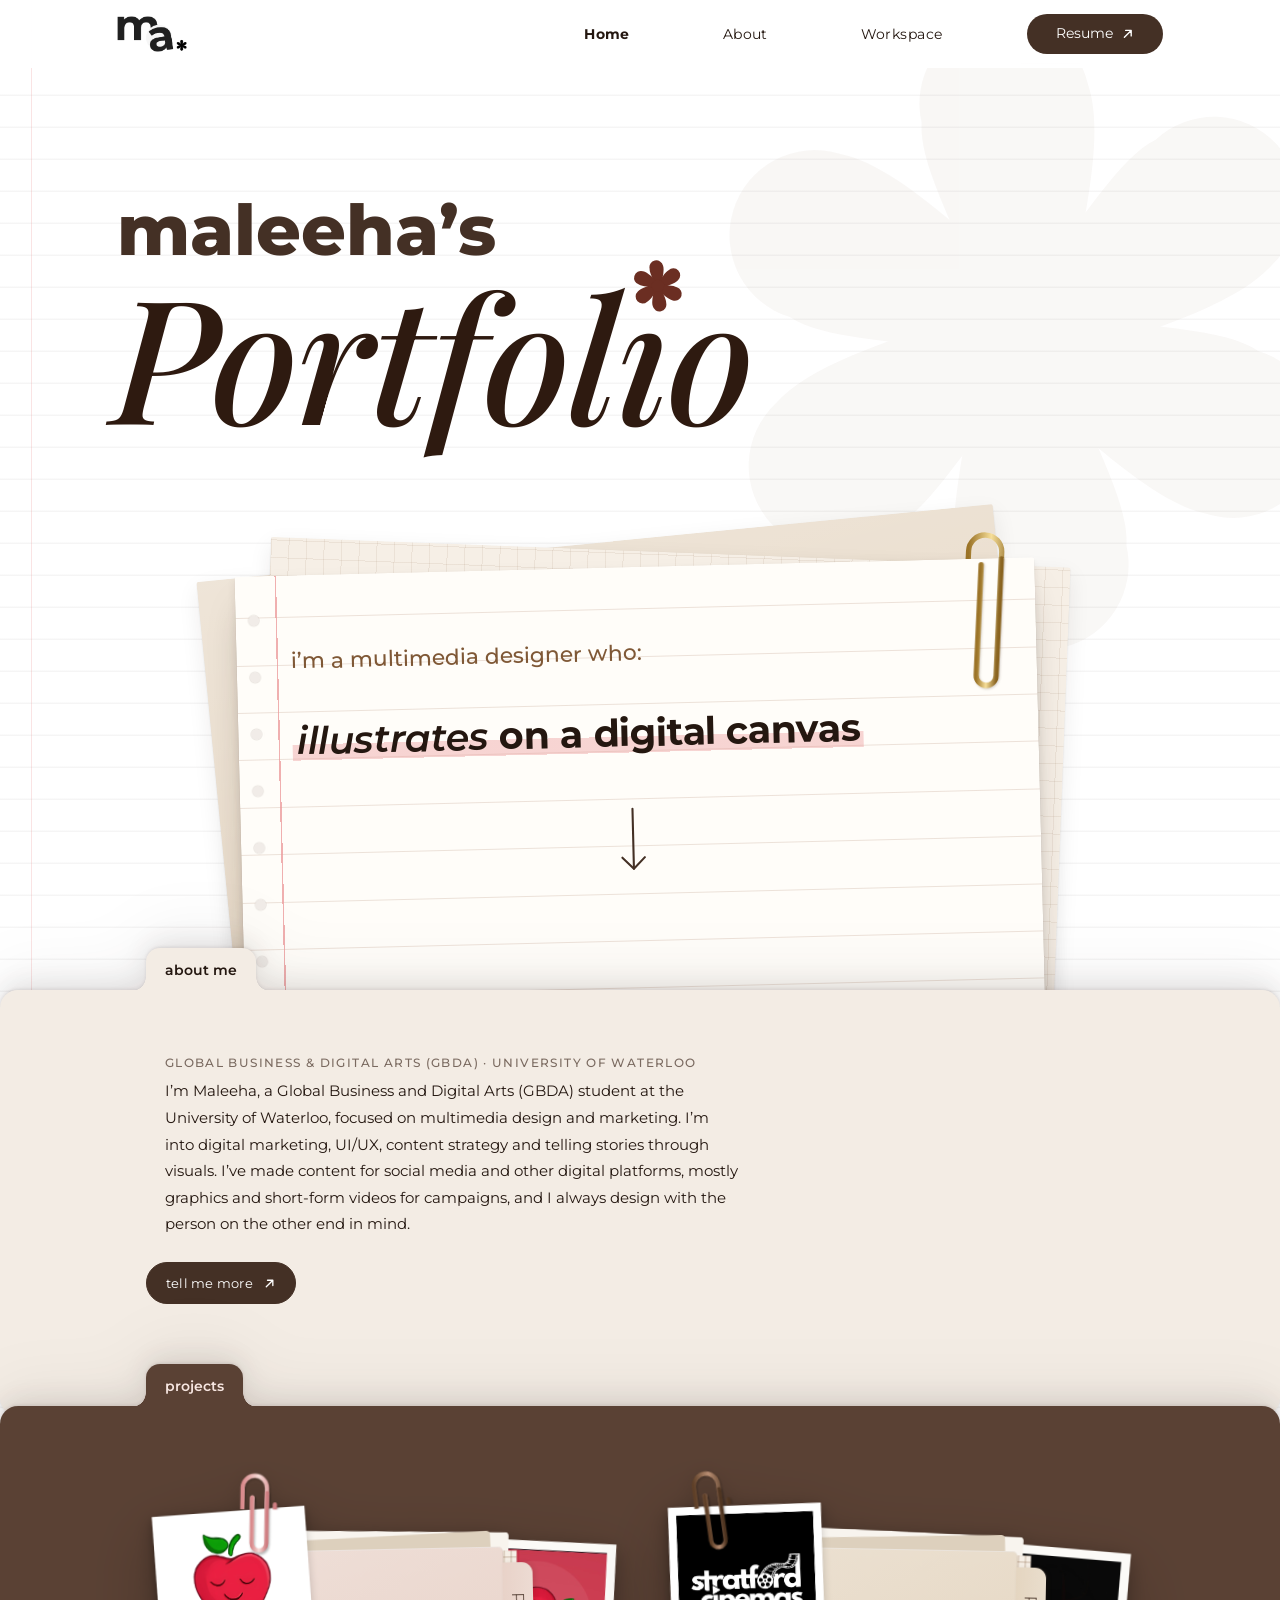
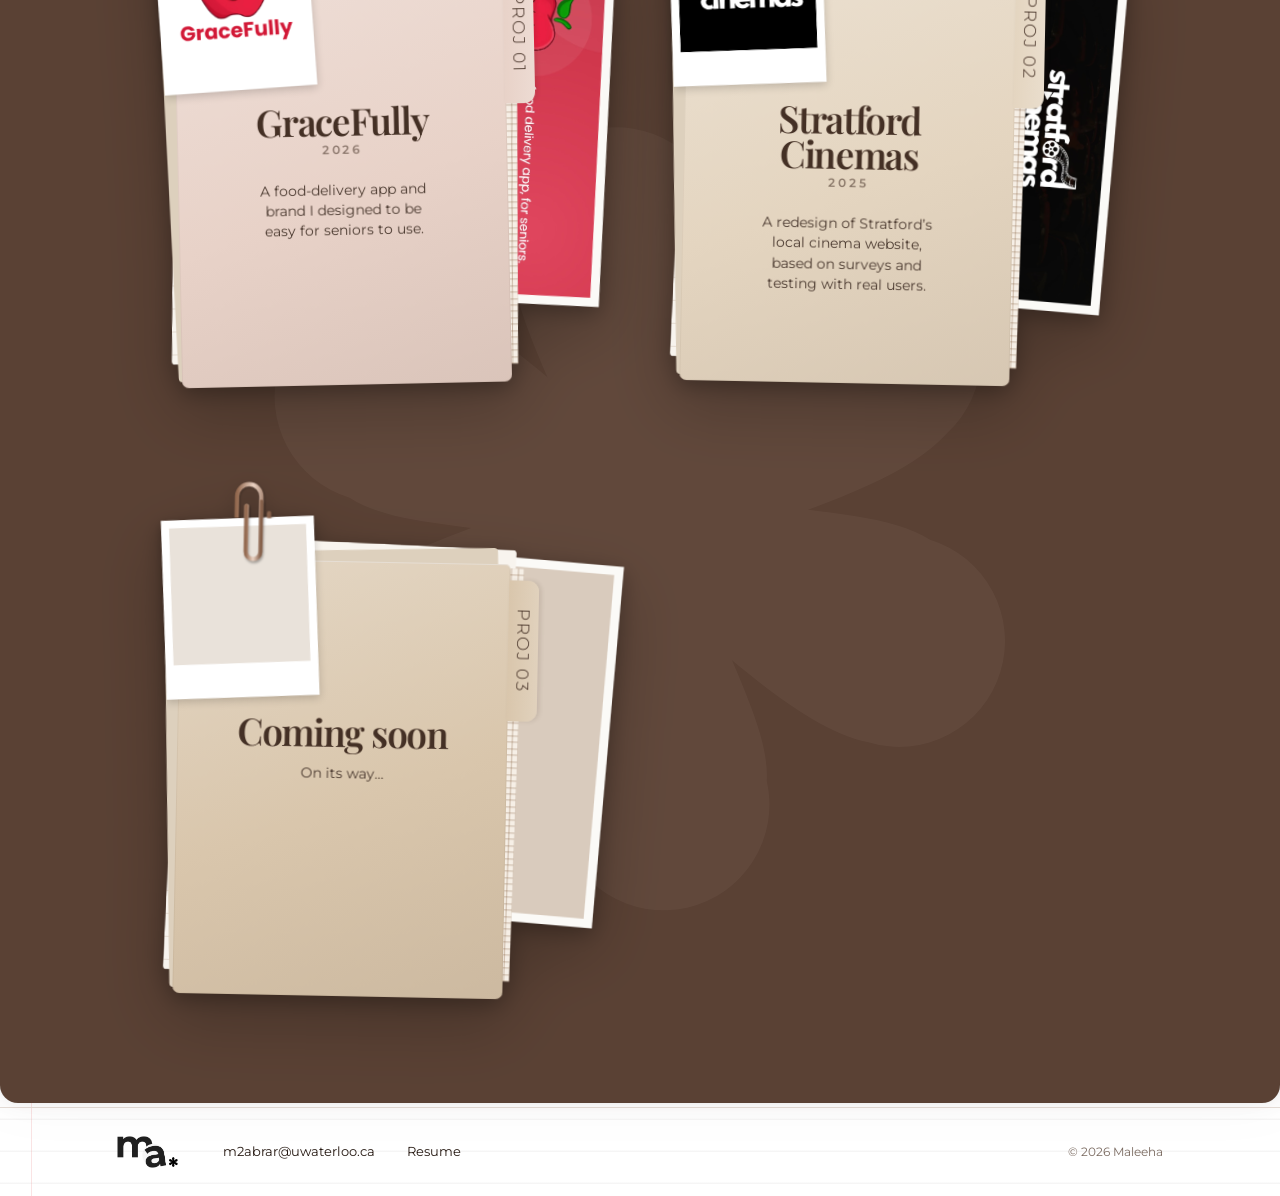
<file: index.html>
<!DOCTYPE html>
<html lang="en">
<head>
  <meta charset="UTF-8" />
  <meta name="viewport" content="width=device-width, initial-scale=1" />
  <title>Home</title>
  <meta name="description" content="Maleeha — multimedia designer: UI/UX, illustration, marketing and UGC." />
  <link rel="icon" href="favicon.ico" sizes="48x48" />
  <link rel="icon" type="image/png" sizes="32x32" href="assets/icons/favicon-32.png" />
  <link rel="icon" type="image/png" sizes="16x16" href="assets/icons/favicon-16.png" />
  <link rel="icon" type="image/png" sizes="192x192" href="assets/icons/favicon-192.png" />
  <link rel="apple-touch-icon" href="assets/icons/apple-touch-icon.png" />

  <link rel="preconnect" href="https://fonts.googleapis.com" />
  <link rel="preconnect" href="https://fonts.gstatic.com" crossorigin />
  <link href="https://fonts.googleapis.com/css2?family=Montserrat:ital,wght@0,300..900;1,300..900&amp;family=Playfair+Display:ital,wght@0,400..900;1,400..900&amp;display=swap" rel="stylesheet" />

  <link rel="stylesheet" href="css/styles.css" />
</head>
<body>
  <svg width="0" height="0" style="position:absolute" aria-hidden="true" focusable="false">
    <defs>
      <!-- polished gold, light → shadow → reflection -->
      <linearGradient id="g-gold" x1="0" y1="0" x2="0" y2="1">
        <stop offset="0" stop-color="#FBEBB8" />
        <stop offset=".35" stop-color="#D8B25C" />
        <stop offset=".6" stop-color="#8E6522" />
        <stop offset=".8" stop-color="#E6C77A" />
        <stop offset="1" stop-color="#7A5419" />
      </linearGradient>
      <linearGradient id="g-gold-side" x1="0" y1="0" x2="1" y2="0">
        <stop offset="0" stop-color="#7E581C" />
        <stop offset=".3" stop-color="#E9CB7E" />
        <stop offset=".55" stop-color="#FFF1C4" />
        <stop offset=".8" stop-color="#B98E3E" />
        <stop offset="1" stop-color="#6E4A14" />
      </linearGradient>
      <radialGradient id="g-gold-ring" cx=".4" cy=".35" r=".7">
        <stop offset="0" stop-color="#FFF3CC" />
        <stop offset=".45" stop-color="#D9B460" />
        <stop offset="1" stop-color="#6F4B16" />
      </radialGradient>
      <linearGradient id="g-wire" x1="0" y1="0" x2="1" y2="0">
        <stop offset="0" stop-color="#9C7428" />
        <stop offset=".5" stop-color="#F6DE98" />
        <stop offset="1" stop-color="#8A6420" />
      </linearGradient>
      <!-- coloured wire for the project-card paperclips (portfolio palette, with a shine down the middle) -->
      <linearGradient id="g-wire-sakura" x1="0" y1="0" x2="1" y2="0">
        <stop offset="0" stop-color="#D98A8C" /><stop offset=".5" stop-color="#F7DCD8" /><stop offset="1" stop-color="#CF7C80" />
      </linearGradient>
      <linearGradient id="g-wire-aloe" x1="0" y1="0" x2="1" y2="0">
        <stop offset="0" stop-color="#5E3F27" /><stop offset=".5" stop-color="#B98E73" /><stop offset="1" stop-color="#4E3420" />
      </linearGradient>
      <linearGradient id="g-wire-tea" x1="0" y1="0" x2="1" y2="0">
        <stop offset="0" stop-color="#93694F" /><stop offset=".5" stop-color="#EBD3C4" /><stop offset="1" stop-color="#86604A" />
      </linearGradient>
    </defs>
    <!-- project-card paperclip: the whole clip (shown above the polaroid's edge) and the front loop (shown over the photo).
         The wire colour comes from --wire on each card. -->
    <symbol id="i-pclip" viewBox="0 0 26 62">
      <path d="M9 17 V45 a4.5 4.5 0 0 0 9 0 V11 a7.5 7.5 0 0 0 -15 0 V49 a10 10 0 0 0 20 0 V21" fill="none" style="stroke: var(--wire)" stroke-width="2.6" stroke-linecap="round" />
    </symbol>
    <symbol id="i-pclip-front" viewBox="0 0 26 62">
      <path d="M9 17 V45 a4.5 4.5 0 0 0 9 0 V14" fill="none" style="stroke: var(--wire)" stroke-width="2.6" stroke-linecap="round" />
    </symbol>
    <!-- gold bulldog clip -->
    <symbol id="i-binder" viewBox="0 0 64 58">
      <rect x="19.5" y="22" width="25" height="5" rx="2" fill="url(#g-gold-side)" />
      <path d="M23 36 L25 18 H39 L41 36 Z" fill="url(#g-gold-side)" />
      <circle cx="32" cy="14" r="11.5" fill="url(#g-gold-ring)" />
      <circle cx="32" cy="14" r="7.5" fill="none" stroke="#7A5419" stroke-opacity=".35" stroke-width="1.2" />
      <circle cx="32" cy="14" r="3.6" fill="#fff" />
      <rect x="3" y="34" width="58" height="14" rx="3" fill="url(#g-gold)" />
      <rect x="4" y="46" width="56" height="7" rx="2" fill="#8E6522" />
      <rect x="6" y="36.5" width="40" height="2.2" rx="1.1" fill="#FFF6D8" opacity=".75" />
    </symbol>
    <symbol id="i-paperclip" viewBox="0 0 26 62">
      <path d="M9 17 V45 a4.5 4.5 0 0 0 9 0 V11 a7.5 7.5 0 0 0 -15 0 V49 a10 10 0 0 0 20 0 V21" fill="none" stroke="url(#g-wire)" stroke-width="2.4" stroke-linecap="round" />
    </symbol>
    <!-- just the inner loop — the part of the clip that sits on the front of the paper -->
    <symbol id="i-paperclip-front" viewBox="0 0 26 62">
      <path d="M9 17 V45 a4.5 4.5 0 0 0 9 0 V14" fill="none" stroke="url(#g-wire)" stroke-width="2.4" stroke-linecap="round" />
    </symbol>
    <!-- longer versions of the clip for the note card (same wire, longer straight sides) -->
    <symbol id="i-paperclip-long" viewBox="0 0 26 84">
      <path d="M9 17 V67 a4.5 4.5 0 0 0 9 0 V11 a7.5 7.5 0 0 0 -15 0 V71 a10 10 0 0 0 20 0 V21" fill="none" stroke="url(#g-wire)" stroke-width="2.4" stroke-linecap="round" />
    </symbol>
    <symbol id="i-paperclip-front-long" viewBox="0 0 26 84">
      <path d="M9 17 V67 a4.5 4.5 0 0 0 9 0 V14" fill="none" stroke="url(#g-wire)" stroke-width="2.4" stroke-linecap="round" />
    </symbol>
    <symbol id="i-asterisk" viewBox="0 0 24 24">
      <g stroke="currentColor" stroke-width="5.2" stroke-linecap="round">
        <line x1="12" y1="3" x2="12" y2="21" />
        <line x1="4.2" y1="7.5" x2="19.8" y2="16.5" />
        <line x1="4.2" y1="16.5" x2="19.8" y2="7.5" />
      </g>
    </symbol>
    <symbol id="i-arrow" viewBox="0 0 16 16">
      <path d="M4 12 L12 4 M5.5 4 H12 V10.5" fill="none" stroke="currentColor" stroke-width="1.6" stroke-linecap="round" stroke-linejoin="round" />
    </symbol>
  </svg>

  <!-- ============ HEADER ============ -->
  <header class="site-header" id="siteHeader">
    <div class="header-inner">
      <a class="brand" href="#top" aria-label="Maleeha — home">
        <img src="assets/logo.png" alt="ma* logo" width="1828" height="958" decoding="async" />
      </a>

      <nav class="nav" id="siteNav" aria-label="Main">
        <a class="nav-link is-active" href="#top">Home</a>
        <a class="nav-link" href="about.html">About</a>
        <a class="nav-link" href="workspace.html">Workspace</a>
      </nav>

      <a class="btn-resume" href="https://drive.google.com/file/d/1xwsBr7N85AedDljHBGZ7jFOFJqkECKXu/view?usp=sharing" target="_blank" rel="noopener">
        <span>Resume</span>
        <svg class="ico" aria-hidden="true"><use href="#i-arrow" /></svg>
      </a>

      <button class="menu-btn" id="menuBtn" aria-expanded="false" aria-controls="siteNav">
        <span class="menu-lines" aria-hidden="true"></span>
        <span class="sr-only">Menu</span>
      </button>
    </div>
  </header>

  <main id="top">
    <!-- ============ HERO ============ -->
    <section class="hero" aria-labelledby="heroTitle">
      <div class="hero-inner">
        <div class="hero-copy">
          <!-- "maleeha's" in bold brown, "Portfolio" in one big italic serif; the asterisk is the dot on the i -->
          <h1 class="hero-title hero-title--serif" id="heroTitle" aria-label="maleeha’s Portfolio">
            <span class="h-name" aria-hidden="true">maleeha’s</span>
            <span class="h-port" aria-hidden="true"><span class="pf">Portfol<span class="i-star">ı<svg class="star star--flower" viewBox="-100 -100 200 200" aria-hidden="true"><g fill="currentColor"><use href="#petal" /><use href="#petal" transform="rotate(60)" /><use href="#petal" transform="rotate(120)" /><use href="#petal" transform="rotate(180)" /><use href="#petal" transform="rotate(240)" /><use href="#petal" transform="rotate(300)" /><circle r="24" /></g></svg></span>o</span></span>
          </h1>

          <div class="notecard-wrap">
            <!-- more sheets of paper tucked underneath the note card -->
            <div class="notecard-under notecard-under--back" aria-hidden="true"></div>
            <div class="notecard-under" aria-hidden="true"></div>
            <svg class="clip clip--back" aria-hidden="true"><use href="#i-paperclip-long" /></svg>
            <div class="notecard">
              <p class="nc-lead">i’m a multimedia designer who:</p>
              <p class="nc-rotator" aria-live="polite"><span class="nc-word" id="ncWord"><em>designs</em> for user experience</span></p>
              <!-- simple arrow: click to scroll down to the project folders -->
              <a class="nc-arrow" href="#projects" aria-label="Scroll down to my projects">
                <svg viewBox="0 0 24 48" aria-hidden="true">
                  <path d="M12 3 V43" />
                  <path d="M4.5 35.5 L12 43 L19.5 35.5" />
                </svg>
              </a>
            </div>
            <svg class="clip clip--front" aria-hidden="true"><use href="#i-paperclip-front-long" /></svg>
          </div>
        </div>

        <!-- Reserved space beside your name. Add anything you like here. -->
        <div class="hero-aside" aria-hidden="true">
          <!-- faint six-petal flower, slowly spinning behind the note card -->
          <svg class="hero-flower" viewBox="-100 -100 200 200">
            <defs>
              <path id="petal" d="M-10 2 C-16 -26 -33 -50 -32 -66 A26 26 0 0 1 20 -78 C26 -60 17 -30 12 2 Z" />
            </defs>
            <g fill="currentColor">
              <use href="#petal" />
              <use href="#petal" transform="rotate(60)" />
              <use href="#petal" transform="rotate(120)" />
              <use href="#petal" transform="rotate(180)" />
              <use href="#petal" transform="rotate(240)" />
              <use href="#petal" transform="rotate(300)" />
              <circle r="24" />
            </g>
          </svg>
        </div>
      </div>
    </section>

    <!-- ============ WORKSPACE (folders) ============ -->
    <section class="workspace" id="workspace" aria-labelledby="wsTitle">
      <h2 class="sr-only" id="wsTitle">Workspace</h2>

      <div class="cabinet">

        <!-- ===== About folder — always open ===== -->
        <article class="folder folder--paper folder--static is-open is-settled" data-align="left" aria-labelledby="tab-about">
          <div class="folder-tab-row">
            <div class="folder-tab" id="tab-about">
              <span class="tab-name">about me</span>
            </div>
          </div>
          <div class="folder-body">
            <div class="folder-reveal">
              <div class="folder-reveal-inner">
                <div class="folder-content folder-content--about">
                  <div class="notes">
                    <p class="kicker">Global Business &amp; Digital Arts (GBDA) · University of Waterloo</p>
                    <p class="about-text">I’m Maleeha, a Global Business and Digital Arts (GBDA) student at the University of Waterloo, focused on multimedia design and marketing. I’m into digital marketing, UI/UX, content strategy and telling stories through visuals. I’ve made content for social media and other digital platforms, mostly graphics and short-form videos for campaigns, and I always design with the person on the other end in mind.</p>
                    <a class="btn btn-ink" href="about.html">tell me more <svg class="ico" aria-hidden="true"><use href="#i-arrow" /></svg></a>
                  </div>
                </div>
              </div>
            </div>
          </div>
        </article>

        <!-- ===== Projects folder — always open, one case-study file per project ===== -->
        <article class="folder folder--choc folder--static folder--projects is-open is-settled" id="projects" data-align="left" aria-labelledby="tab-projects">
          <div class="folder-tab-row">
            <div class="folder-tab" id="tab-projects">
              <span class="tab-name">projects</span>
            </div>
          </div>
          <div class="folder-body">
            <!-- faint flower turning slowly behind the project folders (same petals as the one at the top) -->
            <svg class="folder-flower" viewBox="-100 -100 200 200" aria-hidden="true">
              <g fill="currentColor">
                <use href="#petal" />
                <use href="#petal" transform="rotate(60)" />
                <use href="#petal" transform="rotate(120)" />
                <use href="#petal" transform="rotate(180)" />
                <use href="#petal" transform="rotate(240)" />
                <use href="#petal" transform="rotate(300)" />
                <circle r="24" />
              </g>
            </svg>
            <div class="folder-reveal">
              <div class="folder-reveal-inner">
                <ul class="cases">

                  <!-- ===== GraceFully ===== -->
                  <li class="case-item">
                    <a class="casestudy" href="gracefully.html" aria-label="Open the GraceFully case study">
                      <span class="cs-stage">
                        <span class="cs-photo-back"><img src="assets/gracefully-2.jpg" alt="GraceFully banner: a food delivery app, for seniors." width="369" height="941" decoding="async" loading="lazy" /></span>
                        <span class="cs-sheet cs-sheet--1"></span>
                        <span class="cs-sheet cs-sheet--2"></span>
                        <span class="cs-strip"></span>
                        <span class="cs-folder">
                          <span class="cs-tab"><span>proj 01</span></span>
                          <span class="cs-title">
                            <span class="cs-name">GraceFully</span>
                          </span>
                          <span class="cs-year">2026</span>
                          <span class="cs-desc">A food-delivery app and brand I designed to be easy for seniors to use.</span>
                        </span>
                        <span class="cs-polaroid">
                          <img class="cs-logo" src="assets/gracefully.png" alt="GraceFully logo: a smiling red apple" width="1200" height="1176" decoding="async" loading="lazy" />
                          <svg class="cs-pclip cs-pclip--back" style="--wire: url(#g-wire-sakura)" aria-hidden="true"><use href="#i-pclip" /></svg><svg class="cs-pclip" style="--wire: url(#g-wire-sakura)" aria-hidden="true"><use href="#i-pclip-front" /></svg>
                        </span>
                      </span>
                    </a>
                  </li>

                  <!-- ===== Stratford Cinemas ===== -->
                  <li class="case-item">
                    <a class="casestudy" href="stratford.html" aria-label="Open the Stratford Cinemas case study">
                      <span class="cs-stage">
                        <!-- banner peeking out from behind the folder -->
                        <span class="cs-photo-back"><img src="assets/stratford-2.jpg" alt="Stratford Cinemas banner: the logo over dark cinema seats, website redesign and UX case study" width="833" height="2000" decoding="async" loading="lazy" /></span>
                        <span class="cs-sheet cs-sheet--1"></span>
                        <span class="cs-sheet cs-sheet--2"></span>
                        <span class="cs-strip"></span>
                        <span class="cs-folder">
                          <span class="cs-tab"><span>proj 02</span></span>
                          <span class="cs-title">
                            <span class="cs-name">Stratford Cinemas</span>
                          </span>
                          <span class="cs-year">2025</span>
                          <span class="cs-desc">A redesign of Stratford&rsquo;s local cinema website, based on surveys and testing with real users.</span>
                        </span>
                        <!-- polaroid: the redesigned logo -->
                        <span class="cs-polaroid">
                          <img class="cs-logo cs-logo--dark" src="assets/stratford/new-logo-white.png" alt="Stratford Cinemas logo in white on black" width="1419" height="707" decoding="async" loading="lazy" />
                          <svg class="cs-pclip cs-pclip--back" style="--wire: url(#g-wire-aloe)" aria-hidden="true"><use href="#i-pclip" /></svg><svg class="cs-pclip" style="--wire: url(#g-wire-aloe)" aria-hidden="true"><use href="#i-pclip-front" /></svg>
                        </span>
                      </span>
                    </a>
                  </li>

                  <!-- ===== Project Three: coming soon (not clickable yet; the café placeholder page is project-three.html) ===== -->
                  <li class="case-item">
                    <div class="casestudy casestudy--soon" aria-label="Project three: coming soon">
                      <span class="cs-stage">
                        <span class="cs-photo-back"><span class="ph"></span></span>
                        <span class="cs-sheet cs-sheet--1"></span>
                        <span class="cs-sheet cs-sheet--2"></span>
                        <span class="cs-strip"></span>
                        <span class="cs-folder">
                          <span class="cs-tab"><span>proj 03</span></span>
                          <span class="cs-title">
                            <span class="cs-name">Coming soon</span>
                          </span>
                          <span class="cs-desc">On its way&hellip;</span>
                        </span>
                        <span class="cs-polaroid">
                          <span class="ph"></span>
                          <svg class="cs-pclip cs-pclip--back" style="--wire: url(#g-wire-tea)" aria-hidden="true"><use href="#i-pclip" /></svg><svg class="cs-pclip" style="--wire: url(#g-wire-tea)" aria-hidden="true"><use href="#i-pclip-front" /></svg>
                        </span>
                      </span>
                    </div>
                  </li>

                </ul>
              </div>
            </div>
          </div>
        </article>

      </div>
    </section>
  </main>

  <!-- ============ FOOTER ============ -->
  <footer class="site-footer">
    <div class="footer-inner">
      <a class="brand brand--footer" href="#top" aria-label="Back to top">
        <img src="assets/logo.png" alt="ma* logo" width="1828" height="958" decoding="async" loading="lazy" />
      </a>
      <ul class="footer-links">
        <li><a href="mailto:m2abrar@uwaterloo.ca">m2abrar@uwaterloo.ca</a></li>
        <li><a href="https://drive.google.com/file/d/1xwsBr7N85AedDljHBGZ7jFOFJqkECKXu/view?usp=sharing" target="_blank" rel="noopener">Resume</a></li>
      </ul>
      <span class="footer-copy">© <span id="year">2026</span> Maleeha</span>
    </div>
  </footer>

  <script src="js/main.js"></script>
</body>
</html>
</file>
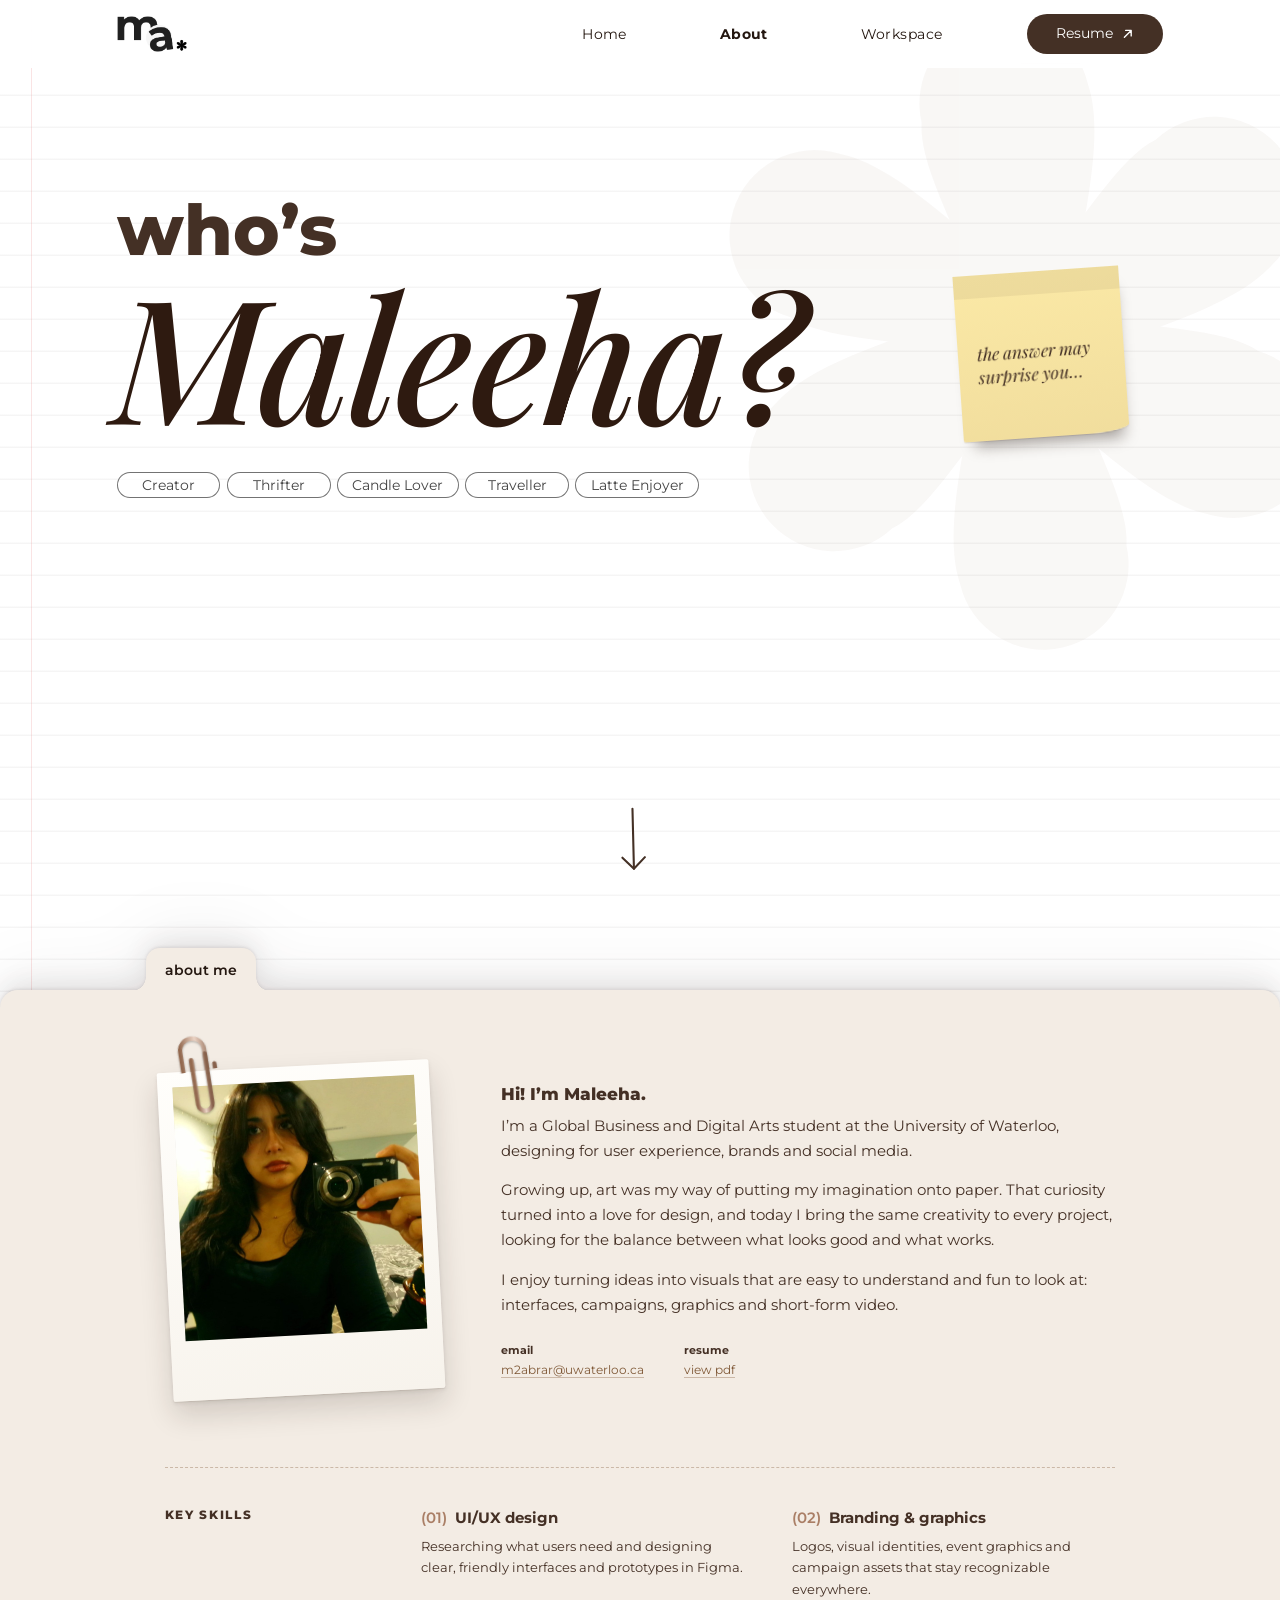
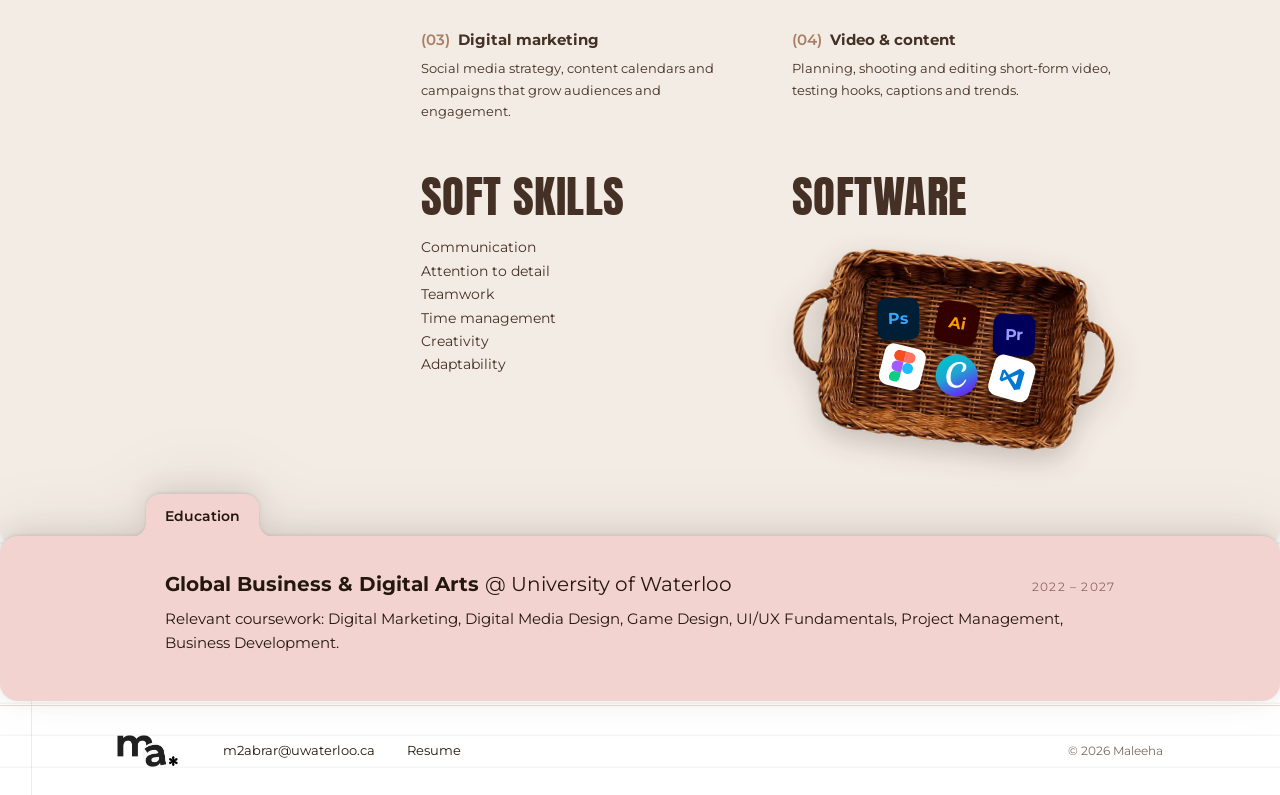
<file: about.html>
<!DOCTYPE html>
<html lang="en">
<head>
  <meta charset="UTF-8" />
  <meta name="viewport" content="width=device-width, initial-scale=1" />
  <title>About</title>
  <meta name="description" content="About Maleeha — multimedia design and marketing student at the University of Waterloo." />
  <link rel="icon" href="favicon.ico" sizes="48x48" />
  <link rel="icon" type="image/png" sizes="32x32" href="assets/icons/favicon-32.png" />
  <link rel="icon" type="image/png" sizes="16x16" href="assets/icons/favicon-16.png" />
  <link rel="icon" type="image/png" sizes="192x192" href="assets/icons/favicon-192.png" />
  <link rel="apple-touch-icon" href="assets/icons/apple-touch-icon.png" />

  <link rel="preconnect" href="https://fonts.googleapis.com" />
  <link rel="preconnect" href="https://fonts.gstatic.com" crossorigin />
  <link href="https://fonts.googleapis.com/css2?family=Montserrat:ital,wght@0,300..900;1,300..900&amp;family=Playfair+Display:ital,wght@0,400..900;1,400..900&amp;family=Anton&amp;display=swap" rel="stylesheet" />

  <link rel="stylesheet" href="css/styles.css" />
</head>
<body class="page-about">
  <svg width="0" height="0" style="position:absolute" aria-hidden="true" focusable="false">
    <defs>
      <!-- polished gold, light → shadow → reflection -->
      <linearGradient id="g-gold" x1="0" y1="0" x2="0" y2="1">
        <stop offset="0" stop-color="#FBEBB8" />
        <stop offset=".35" stop-color="#D8B25C" />
        <stop offset=".6" stop-color="#8E6522" />
        <stop offset=".8" stop-color="#E6C77A" />
        <stop offset="1" stop-color="#7A5419" />
      </linearGradient>
      <linearGradient id="g-gold-side" x1="0" y1="0" x2="1" y2="0">
        <stop offset="0" stop-color="#7E581C" />
        <stop offset=".3" stop-color="#E9CB7E" />
        <stop offset=".55" stop-color="#FFF1C4" />
        <stop offset=".8" stop-color="#B98E3E" />
        <stop offset="1" stop-color="#6E4A14" />
      </linearGradient>
      <radialGradient id="g-gold-ring" cx=".4" cy=".35" r=".7">
        <stop offset="0" stop-color="#FFF3CC" />
        <stop offset=".45" stop-color="#D9B460" />
        <stop offset="1" stop-color="#6F4B16" />
      </radialGradient>
      <linearGradient id="g-wire" x1="0" y1="0" x2="1" y2="0">
        <stop offset="0" stop-color="#9C7428" />
        <stop offset=".5" stop-color="#F6DE98" />
        <stop offset="1" stop-color="#8A6420" />
      </linearGradient>
<linearGradient id="g-wire-sakura" x1="0" y1="0" x2="1" y2="0">
        <stop offset="0" stop-color="#D98A8C" /><stop offset=".5" stop-color="#F7DCD8" /><stop offset="1" stop-color="#CF7C80" />
      </linearGradient>
      <linearGradient id="g-wire-tea" x1="0" y1="0" x2="1" y2="0">
        <stop offset="0" stop-color="#93694F" /><stop offset=".5" stop-color="#EBD3C4" /><stop offset="1" stop-color="#86604A" />
      </linearGradient>
    </defs>
    <!-- paperclip (same as the home page project cards): whole clip + front loop; colour from --wire -->
    <symbol id="i-pclip" viewBox="0 0 26 62">
      <path d="M9 17 V45 a4.5 4.5 0 0 0 9 0 V11 a7.5 7.5 0 0 0 -15 0 V49 a10 10 0 0 0 20 0 V21" fill="none" style="stroke: var(--wire)" stroke-width="2.6" stroke-linecap="round" />
    </symbol>
    <symbol id="i-pclip-front" viewBox="0 0 26 62">
      <path d="M9 17 V45 a4.5 4.5 0 0 0 9 0 V14" fill="none" style="stroke: var(--wire)" stroke-width="2.6" stroke-linecap="round" />
    </symbol>
    <!-- gold bulldog clip -->
    <symbol id="i-binder" viewBox="0 0 64 58">
      <rect x="19.5" y="22" width="25" height="5" rx="2" fill="url(#g-gold-side)" />
      <path d="M23 36 L25 18 H39 L41 36 Z" fill="url(#g-gold-side)" />
      <circle cx="32" cy="14" r="11.5" fill="url(#g-gold-ring)" />
      <circle cx="32" cy="14" r="7.5" fill="none" stroke="#7A5419" stroke-opacity=".35" stroke-width="1.2" />
      <circle cx="32" cy="14" r="3.6" fill="#fff" />
      <rect x="3" y="34" width="58" height="14" rx="3" fill="url(#g-gold)" />
      <rect x="4" y="46" width="56" height="7" rx="2" fill="#8E6522" />
      <rect x="6" y="36.5" width="40" height="2.2" rx="1.1" fill="#FFF6D8" opacity=".75" />
    </symbol>
    <symbol id="i-paperclip" viewBox="0 0 26 62">
      <path d="M9 17 V45 a4.5 4.5 0 0 0 9 0 V11 a7.5 7.5 0 0 0 -15 0 V49 a10 10 0 0 0 20 0 V21" fill="none" stroke="url(#g-wire)" stroke-width="2.4" stroke-linecap="round" />
    </symbol>
    <!-- just the inner loop — the part of the clip that sits on the front of the paper -->
    <symbol id="i-paperclip-front" viewBox="0 0 26 62">
      <path d="M9 17 V45 a4.5 4.5 0 0 0 9 0 V14" fill="none" stroke="url(#g-wire)" stroke-width="2.4" stroke-linecap="round" />
    </symbol>
    <symbol id="i-asterisk" viewBox="0 0 24 24">
      <g stroke="currentColor" stroke-width="5.2" stroke-linecap="round">
        <line x1="12" y1="3" x2="12" y2="21" />
        <line x1="4.2" y1="7.5" x2="19.8" y2="16.5" />
        <line x1="4.2" y1="16.5" x2="19.8" y2="7.5" />
      </g>
    </symbol>
    <symbol id="i-arrow" viewBox="0 0 16 16">
      <path d="M4 12 L12 4 M5.5 4 H12 V10.5" fill="none" stroke="currentColor" stroke-width="1.6" stroke-linecap="round" stroke-linejoin="round" />
    </symbol>
  </svg>

  <!-- ============ HEADER ============ -->
  <header class="site-header" id="siteHeader">
    <div class="header-inner">
      <a class="brand" href="index.html" aria-label="Maleeha — home">
        <img src="assets/logo.png" alt="ma* logo" width="1828" height="958" decoding="async" />
      </a>

      <nav class="nav" id="siteNav" aria-label="Main">
        <a class="nav-link" href="index.html">Home</a>
        <a class="nav-link is-active" href="about.html" aria-current="page">About</a>
        <a class="nav-link" href="workspace.html">Workspace</a>
      </nav>

      <a class="btn-resume" href="https://drive.google.com/file/d/1xwsBr7N85AedDljHBGZ7jFOFJqkECKXu/view?usp=sharing" target="_blank" rel="noopener">
        <span>Resume</span>
        <svg class="ico" aria-hidden="true"><use href="#i-arrow" /></svg>
      </a>

      <button class="menu-btn" id="menuBtn" aria-expanded="false" aria-controls="siteNav">
        <span class="menu-lines" aria-hidden="true"></span>
        <span class="sr-only">Menu</span>
      </button>
    </div>
  </header>

  <main id="top">
    <!-- ============ HERO (same look as the home page) ============ -->
    <section class="hero hero--about" aria-labelledby="aboutTitle">
      <div class="hero-inner">
        <div class="hero-copy">
          <!-- "who's / Maleeha?" with a big script M, and little tags under the name -->
          <!-- built exactly like the home title: "who's" = "maleeha's", the script M sits in the P's slot,
               "aleeha?" starts where "ortfolio" starts -->
          <div class="at-wrap">
            <h1 class="hero-title hero-title--serif" id="aboutTitle" aria-label="who’s Maleeha?">
              <span class="h-name" aria-hidden="true">who’s</span>
              <span class="h-port" aria-hidden="true"><span class="pf">Maleeha?</span></span>
            </h1>
            <ul class="at-tags" aria-label="A few things about me">
              <!-- hover (or tab to) a tag and its data-note sticks onto the notes beside the title — edit the notes freely -->
              <li tabindex="0" data-photo="creator" data-note="I’m always making something new 🎨">Creator</li><li tabindex="0" data-photo="thrifter" data-note="catch me at a thrift store multiple times a week 🛍️">Thrifter</li><li tabindex="0" data-photo="candle" data-note="a candle’s always lit when I design 🔥">Candle Lover</li><li tabindex="0" data-photo="traveller" data-note="slowly building my travel portfolio ✈️">Traveller</li><li tabindex="0" data-photo="latte" data-note="a medium iced caramel latte please! ☕">Latte Enjoyer</li>
            </ul>
          </div>

          <!-- sticky notes beside the title: one note to start; hovering (or tabbing to) a tag sticks that tag's
               note (its data-note) onto the board, and they pile up as you hover more tags (main.js builds them) -->
          <div class="hero-notes" id="heroNotes">
            <p class="hn-note hn-main">the answer may surprise you&hellip;</p>
          </div>

          <!-- invisible copy of the home page's paper: it takes up the same space, so the title above
               lands in exactly the same spot as on the home page -->
          <div class="notecard-wrap at-ghost">
            <div class="notecard">
              <p class="nc-lead" aria-hidden="true">&nbsp;</p>
              <p class="nc-rotator" aria-hidden="true"><span class="nc-word">&nbsp;</span></p>
              <!-- the arrow stays visible (same spot as home): click to scroll down to About me -->
              <a class="nc-arrow" href="#intro" aria-label="Scroll down to About me">
                <svg viewBox="0 0 24 48" aria-hidden="true">
                  <path d="M12 3 V43" />
                  <path d="M4.5 35.5 L12 43 L19.5 35.5" />
                </svg>
              </a>
            </div>
          </div>

        </div>

        <div class="hero-aside" aria-hidden="true">
          <!-- faint six-petal flower, slowly spinning behind the title (same as home) -->
          <svg class="hero-flower" viewBox="-100 -100 200 200">
            <defs>
              <path id="petal" d="M-10 2 C-16 -26 -33 -50 -32 -66 A26 26 0 0 1 20 -78 C26 -60 17 -30 12 2 Z" />
            </defs>
            <g fill="currentColor">
              <use href="#petal" />
              <use href="#petal" transform="rotate(60)" />
              <use href="#petal" transform="rotate(120)" />
              <use href="#petal" transform="rotate(180)" />
              <use href="#petal" transform="rotate(240)" />
              <use href="#petal" transform="rotate(300)" />
              <circle r="24" />
            </g>
          </svg>
        </div>
      </div>
    </section>

    <section class="workspace about-page" aria-label="About me">
      <div class="cabinet">

        <!-- ===== Intro ===== -->
        <article class="folder folder--paper folder--static is-open is-settled" id="intro" data-align="left">
          <div class="folder-tab-row">
            <div class="folder-tab"><span class="tab-name">about me</span></div>
          </div>
          <div class="folder-body">
            <div class="folder-reveal"><div class="folder-reveal-inner">
              <!-- About me: photo + bio, then key skills, then soft skills / software -->
              <div class="am">
                <div class="am-top">
                  <div class="am-photo">
                    <svg class="am-pclip am-pclip--back" style="--wire: url(#g-wire-tea)" aria-hidden="true"><use href="#i-pclip" /></svg><svg class="am-pclip" style="--wire: url(#g-wire-tea)" aria-hidden="true"><use href="#i-pclip-front" /></svg>
                    <!-- photo of me -->
                    <img data-zoom="assets/about/me.jpg" class="am-me" src="assets/about/me-md.jpg" alt="Maleeha taking a mirror selfie with a small black digital camera" width="1400" height="1050" decoding="async" loading="lazy" />
                  </div>
                  <div class="am-bio">
                    <p class="am-hello">Hi! I’m Maleeha.</p>
                    <p>I’m a Global Business and Digital Arts student at the University of Waterloo, designing for user experience, brands and social media.</p>
                    <p>Growing up, art was my way of putting my imagination onto paper. That curiosity turned into a love for design, and today I bring the same creativity to every project, looking for the balance between what looks good and what works.</p>
                    <p>I enjoy turning ideas into visuals that are easy to understand and fun to look at: interfaces, campaigns, graphics and short-form video.</p>
                    <dl class="am-contact">
                      <div><dt>email</dt><dd><a href="mailto:m2abrar@uwaterloo.ca">m2abrar@uwaterloo.ca</a></dd></div>
                      <div><dt>resume</dt><dd><a href="https://drive.google.com/file/d/1xwsBr7N85AedDljHBGZ7jFOFJqkECKXu/view?usp=sharing" target="_blank" rel="noopener">view pdf</a></dd></div>
                    </dl>
                  </div>
                </div>

                <div class="am-skills">
                  <h3 class="am-label">Key skills</h3>
                  <div class="am-skill"><h4><span>(01)</span> UI/UX design</h4><p>Researching what users need and designing clear, friendly interfaces and prototypes in Figma.</p></div>
                  <div class="am-skill"><h4><span>(02)</span> Branding &amp; graphics</h4><p>Logos, visual identities, event graphics and campaign assets that stay recognizable everywhere.</p></div>
                  <div class="am-skill"><h4><span>(03)</span> Digital marketing</h4><p>Social media strategy, content calendars and campaigns that grow audiences and engagement.</p></div>
                  <div class="am-skill"><h4><span>(04)</span> Video &amp; content</h4><p>Planning, shooting and editing short-form video, testing hooks, captions and trends.</p></div>
                </div>

                <div class="am-lists">
                  <div>
                    <h3>Soft skills</h3>
                    <ul><li>Communication</li><li>Attention to detail</li><li>Teamwork</li><li>Time management</li><li>Creativity</li><li>Adaptability</li></ul>
                  </div>
                  <div>
                    <h3>Software</h3>
                    <!-- a woven basket of the apps I use; hover an icon to lift it out -->
                    <div class="basket">
                      <img class="bk-img" src="assets/basket.png" alt="" aria-hidden="true" decoding="async" loading="lazy" />
                      <ul class="bk-apps" aria-label="Software I use">
                        <li class="bk-app bk-ps" style="--x:32%;--y:38%;--r:-8deg" tabindex="0"><span>Ps</span><em>Photoshop</em></li>
                        <li class="bk-app bk-ai" style="--x:50%;--y:36%;--r:4deg" tabindex="0"><span>Ai</span><em>Illustrator</em></li>
                        <li class="bk-app bk-pr" style="--x:68%;--y:39%;--r:-5deg" tabindex="0"><span>Pr</span><em>Premiere Pro</em></li>
                        <li class="bk-app bk-figma" style="--x:35%;--y:63%;--r:7deg" tabindex="0">
                          <svg viewBox="0 0 38 57" aria-hidden="true"><path d="M19 28.5a9.5 9.5 0 1 1 19 0 9.5 9.5 0 0 1-19 0z" fill="#1ABCFE" /><path d="M0 47.5A9.5 9.5 0 0 1 9.5 38H19v9.5a9.5 9.5 0 1 1-19 0z" fill="#0ACF83" /><path d="M19 0v19h9.5a9.5 9.5 0 1 0 0-19H19z" fill="#FF7262" /><path d="M0 9.5A9.5 9.5 0 0 0 9.5 19H19V0H9.5A9.5 9.5 0 0 0 0 9.5z" fill="#F24E1E" /><path d="M0 28.5A9.5 9.5 0 0 0 9.5 38H19V19H9.5A9.5 9.5 0 0 0 0 28.5z" fill="#A259FF" /></svg><em>Figma</em></li>
                        <li class="bk-app bk-canva" style="--x:52%;--y:64%;--r:-4deg" tabindex="0"><img src="assets/canva-logo.png" alt="" decoding="async" loading="lazy" /><em>Canva</em></li>
                        <li class="bk-app bk-vs" style="--x:69%;--y:62%;--r:9deg" tabindex="0">
                          <svg viewBox="0 0 100 100" aria-hidden="true"><path d="M73 6 L36 41 L16 25 L6 30 V70 L16 75 L36 59 L73 94 L94 85 V15 Z" fill="#0078D4" /><path d="M73 29 L46 50 L73 71 Z" fill="#fff" /><path d="M16 38 L29 50 L16 62 Z" fill="#fff" /></svg><em>VS Code</em></li>
                      </ul>
                    </div>
                  </div>
                </div>
              </div>
            </div></div>
          </div>
        </article>

        <!-- ===== Education ===== -->
        <article class="folder folder--rose folder--static is-open is-settled" data-align="left">
          <div class="folder-tab-row">
            <div class="folder-tab"><span class="tab-name">Education</span></div>
          </div>
          <div class="folder-body">
            <div class="folder-reveal"><div class="folder-reveal-inner">
              <div class="entries">
                <div class="entry">
                  <div class="entry-head">
                    <h3>Global Business &amp; Digital Arts <span>@ University of Waterloo</span></h3>
                    <p class="entry-meta">2022 – 2027</p>
                  </div>
                  <p class="entry-text">Relevant coursework: Digital Marketing, Digital Media Design, Game Design, UI/UX Fundamentals, Project Management, Business Development.</p>
                </div>
              </div>
            </div></div>
          </div>
        </article>



      </div>
    </section>
  </main>

  <!-- ============ FOOTER ============ -->
  <footer class="site-footer">
    <div class="footer-inner">
      <a class="brand brand--footer" href="index.html" aria-label="Home">
        <img src="assets/logo.png" alt="ma* logo" width="1828" height="958" decoding="async" loading="lazy" />
      </a>
      <ul class="footer-links">
        <li><a href="mailto:m2abrar@uwaterloo.ca">m2abrar@uwaterloo.ca</a></li>
        <li><a href="https://drive.google.com/file/d/1xwsBr7N85AedDljHBGZ7jFOFJqkECKXu/view?usp=sharing" target="_blank" rel="noopener">Resume</a></li>
      </ul>
      <span class="footer-copy">© <span id="year">2026</span> Maleeha</span>
    </div>
  </footer>

  <script src="js/main.js"></script>
</body>
</html>
</file>
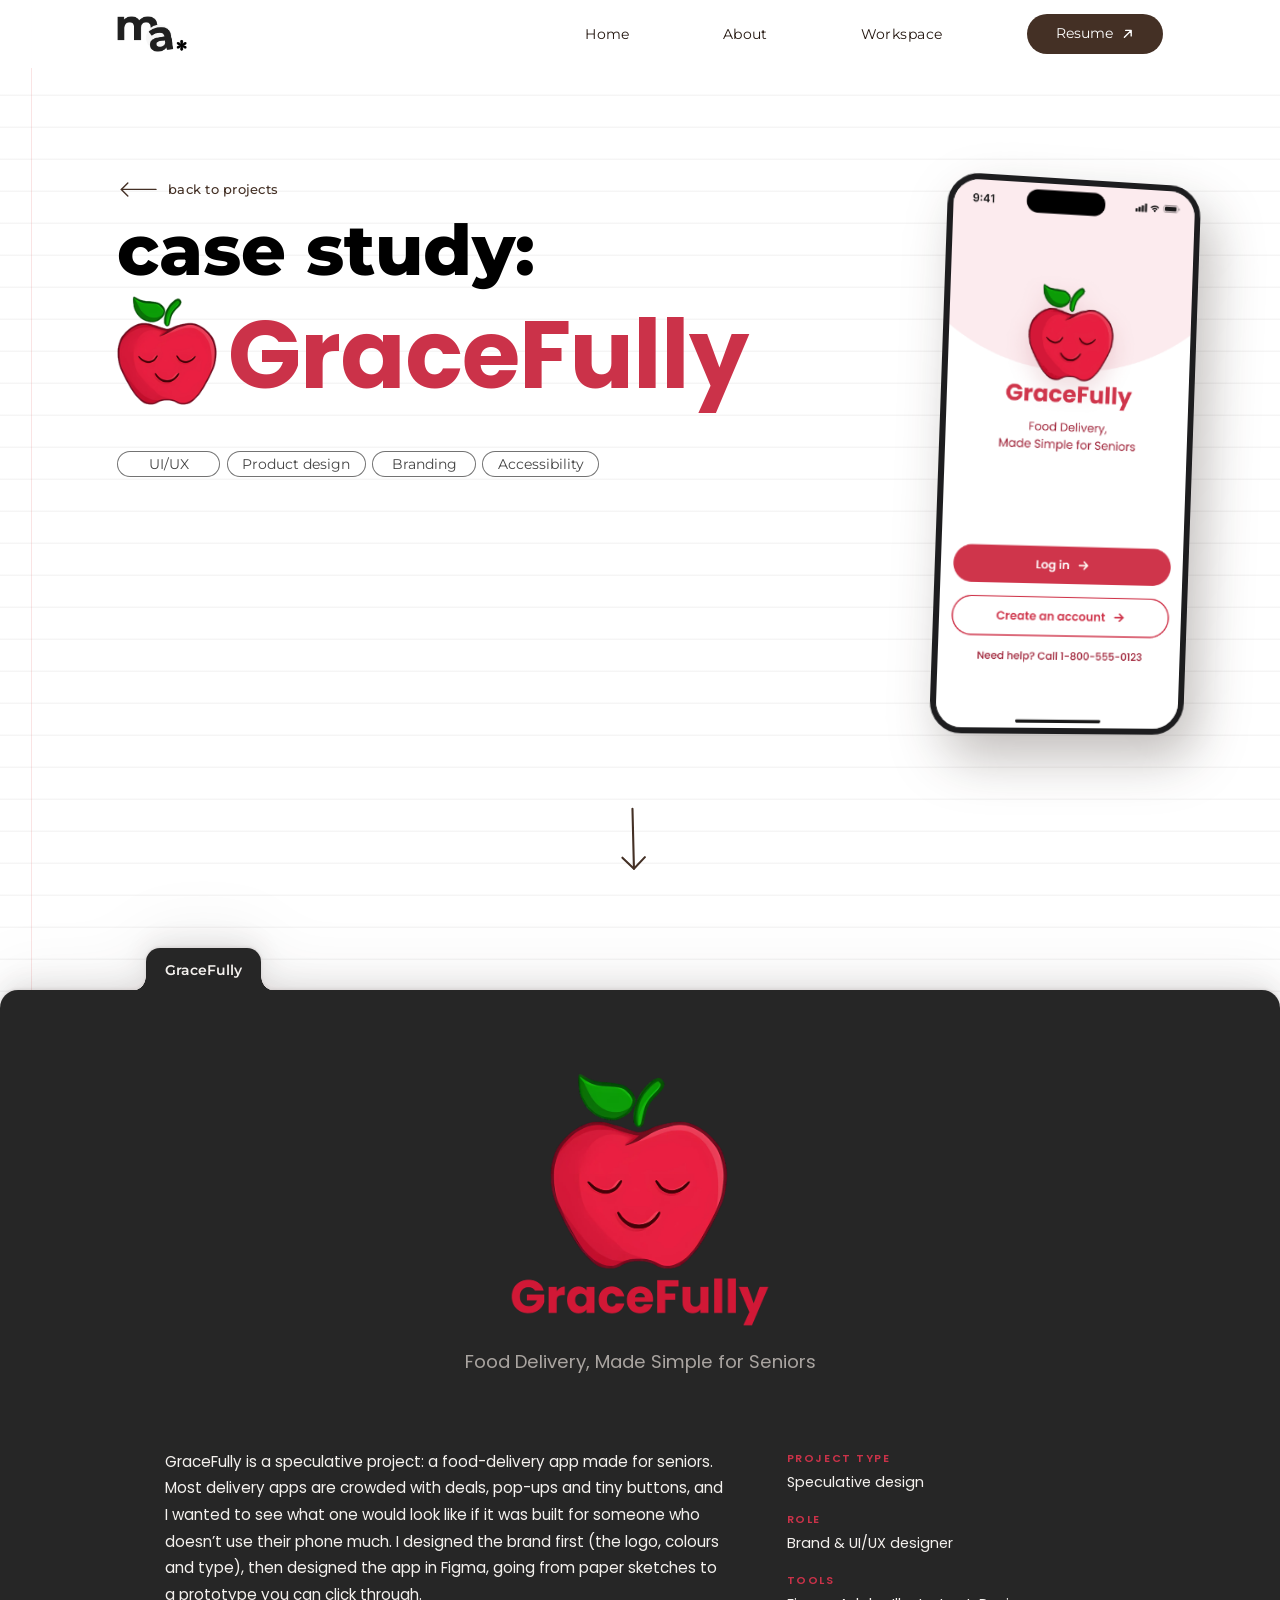
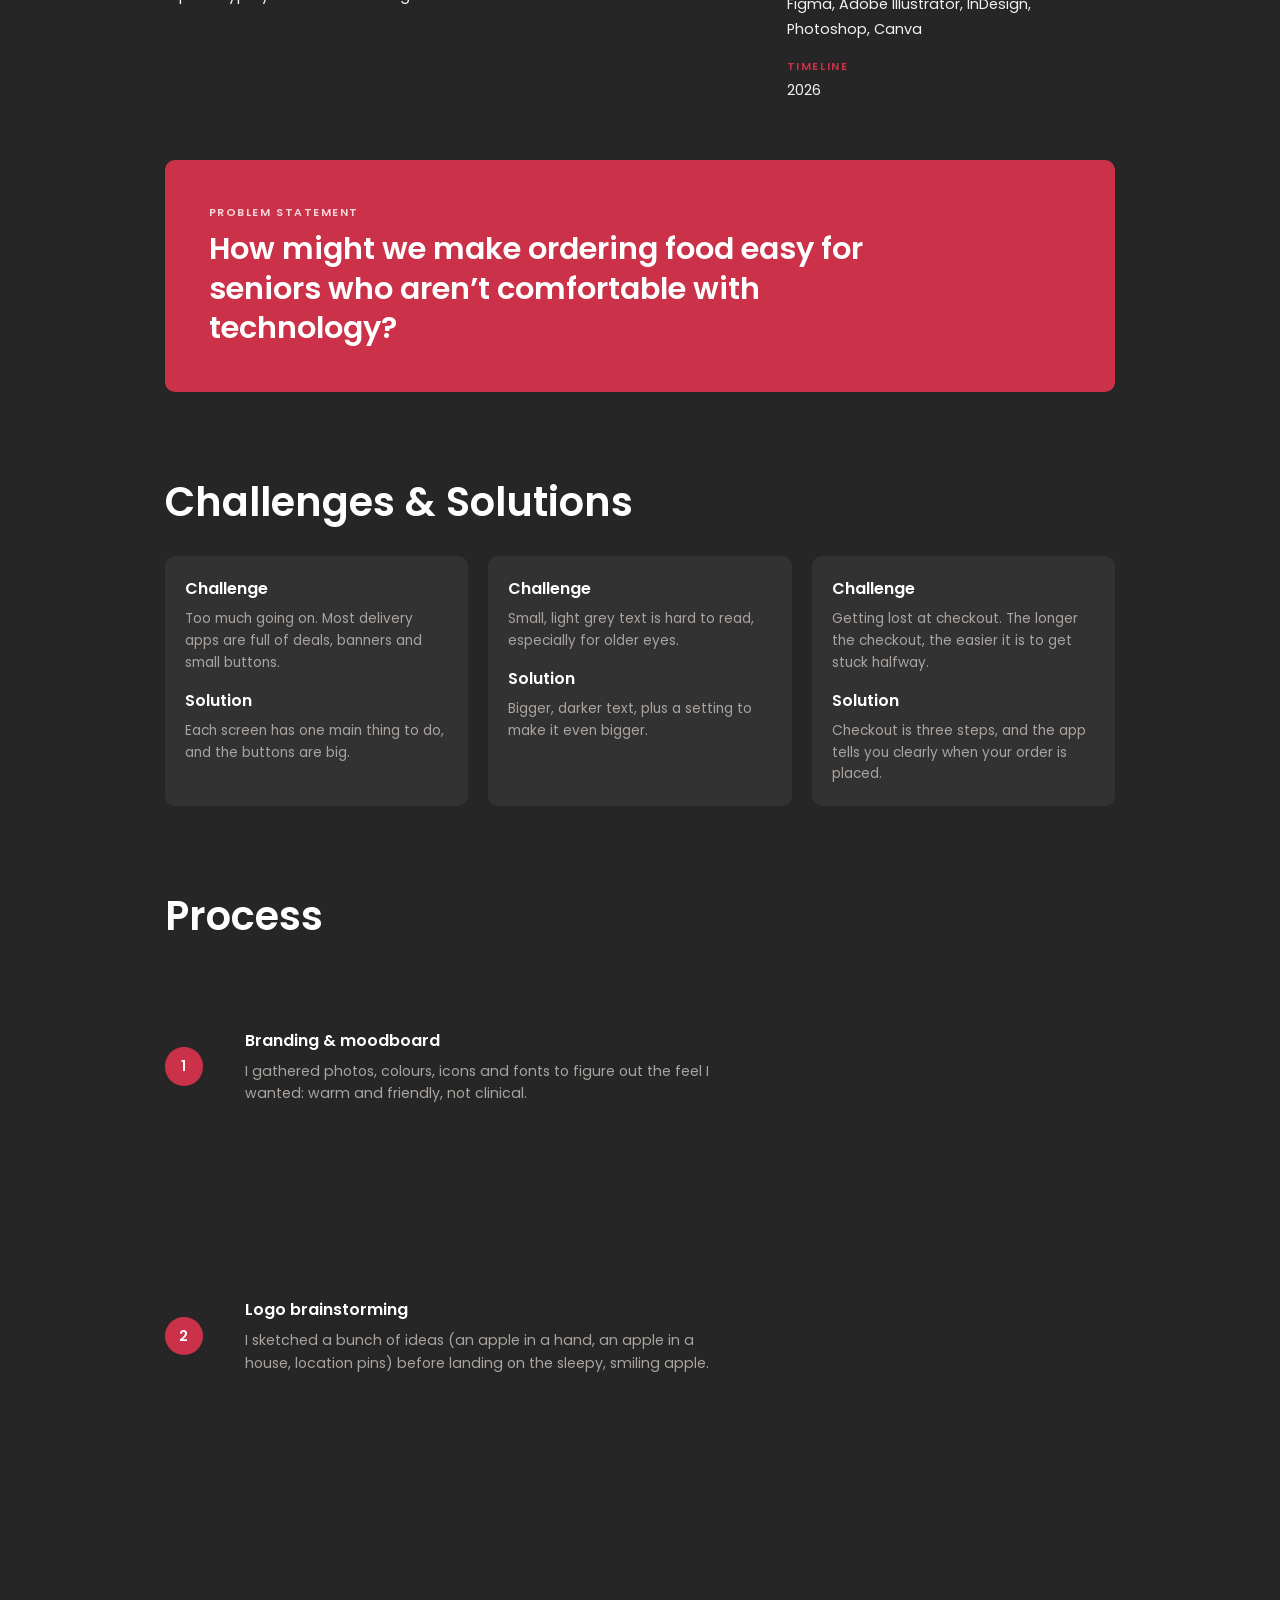
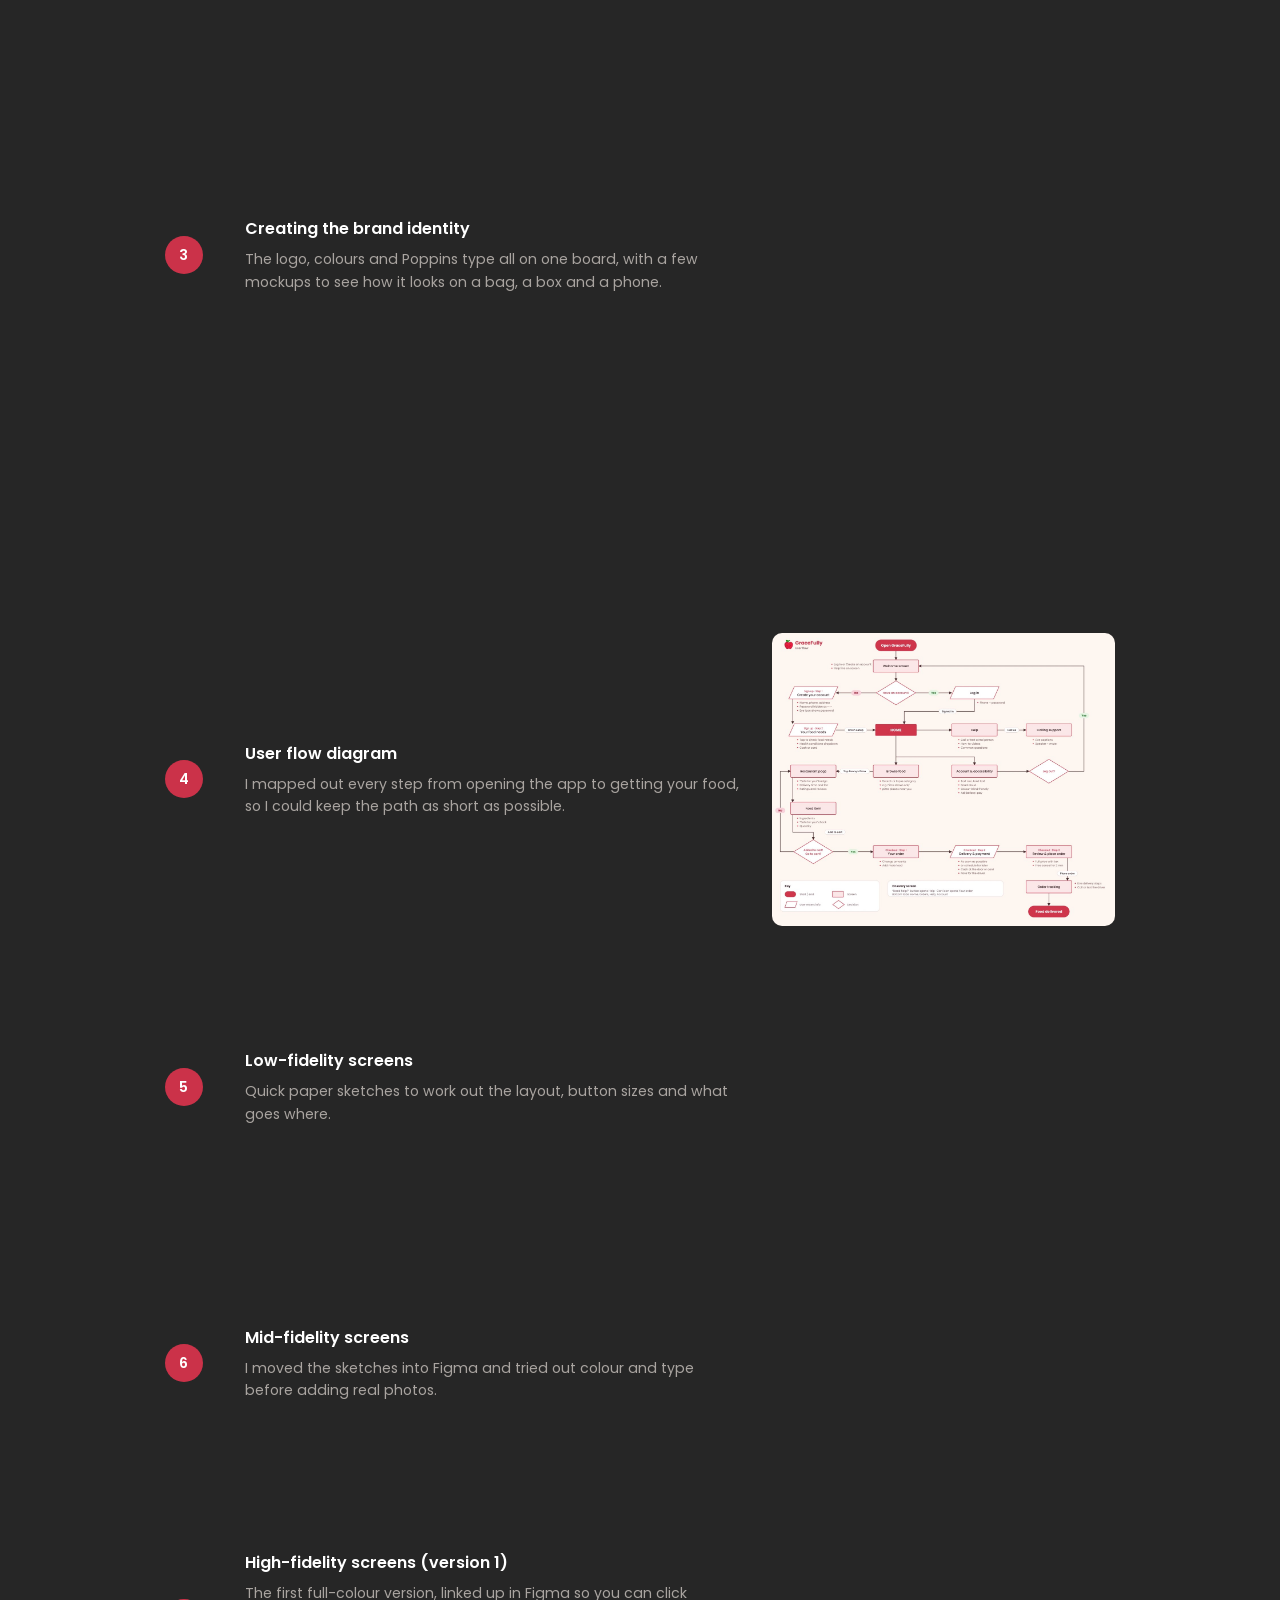
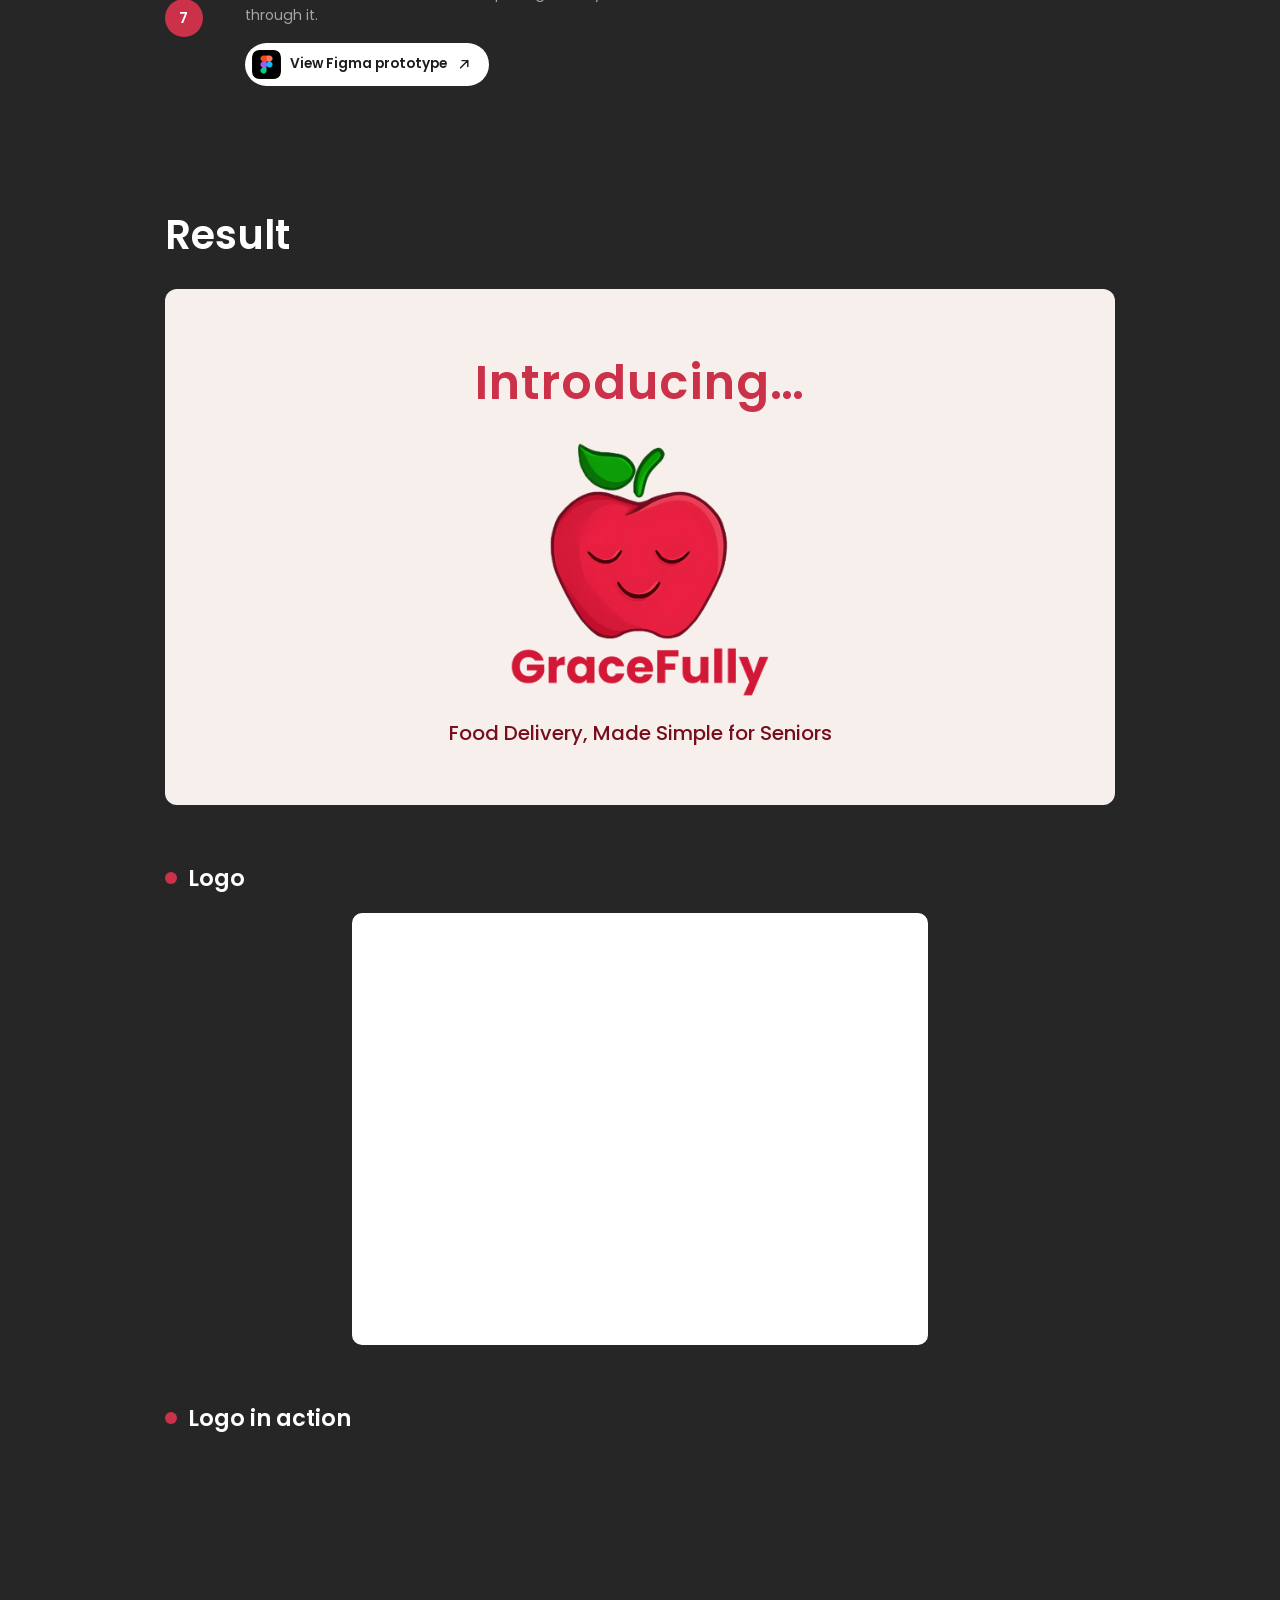
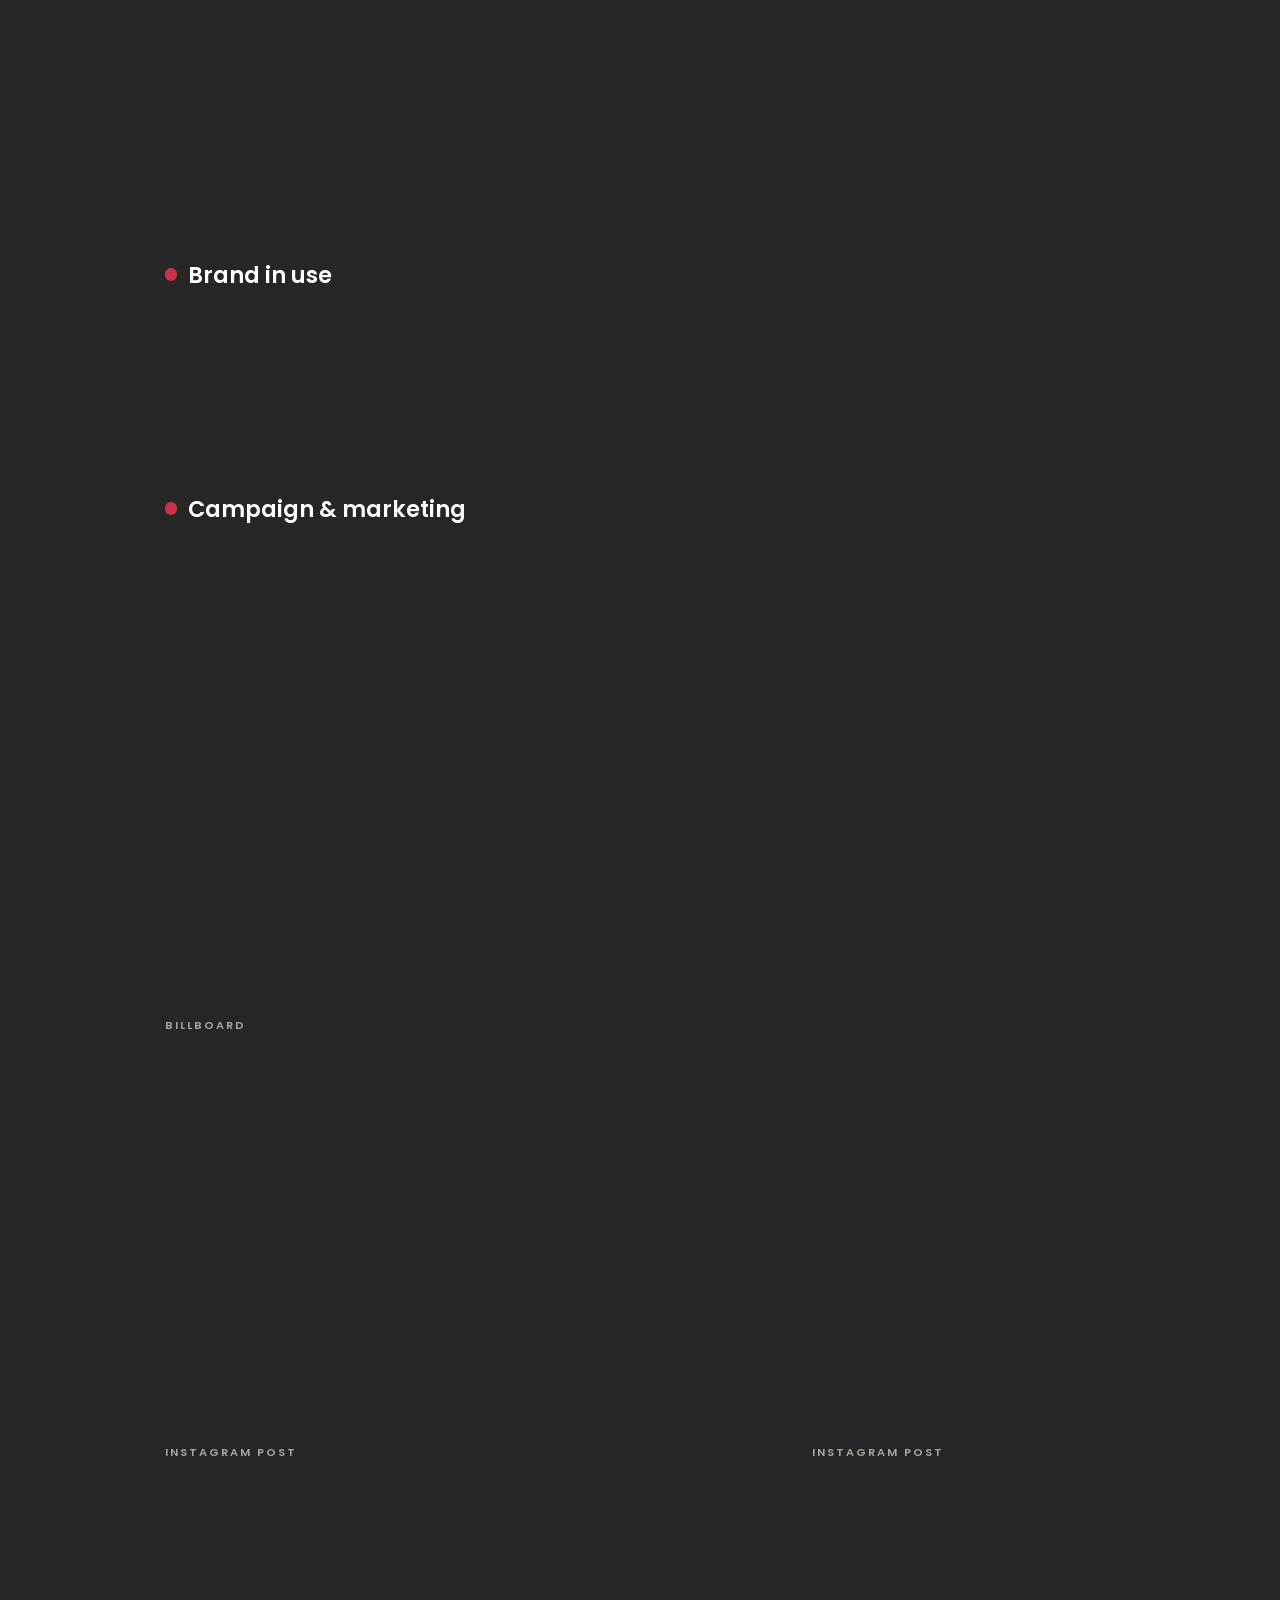
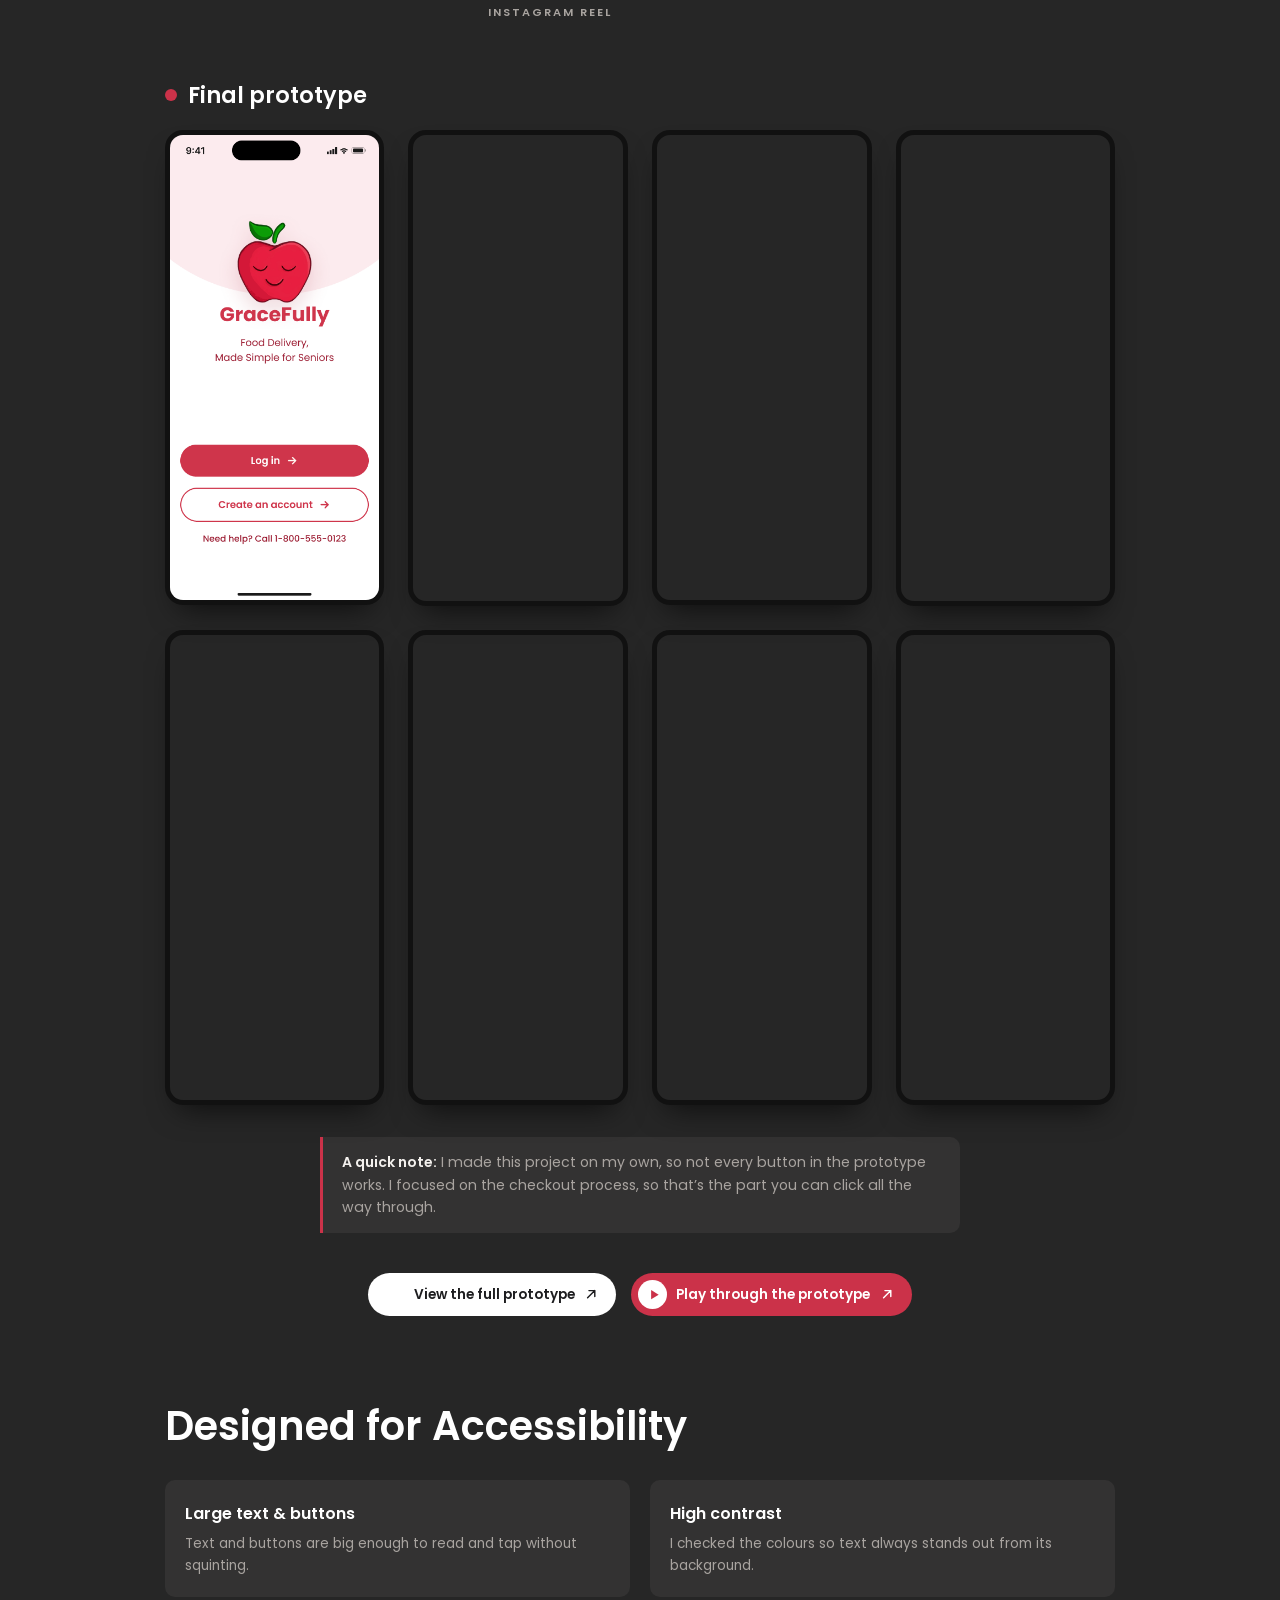
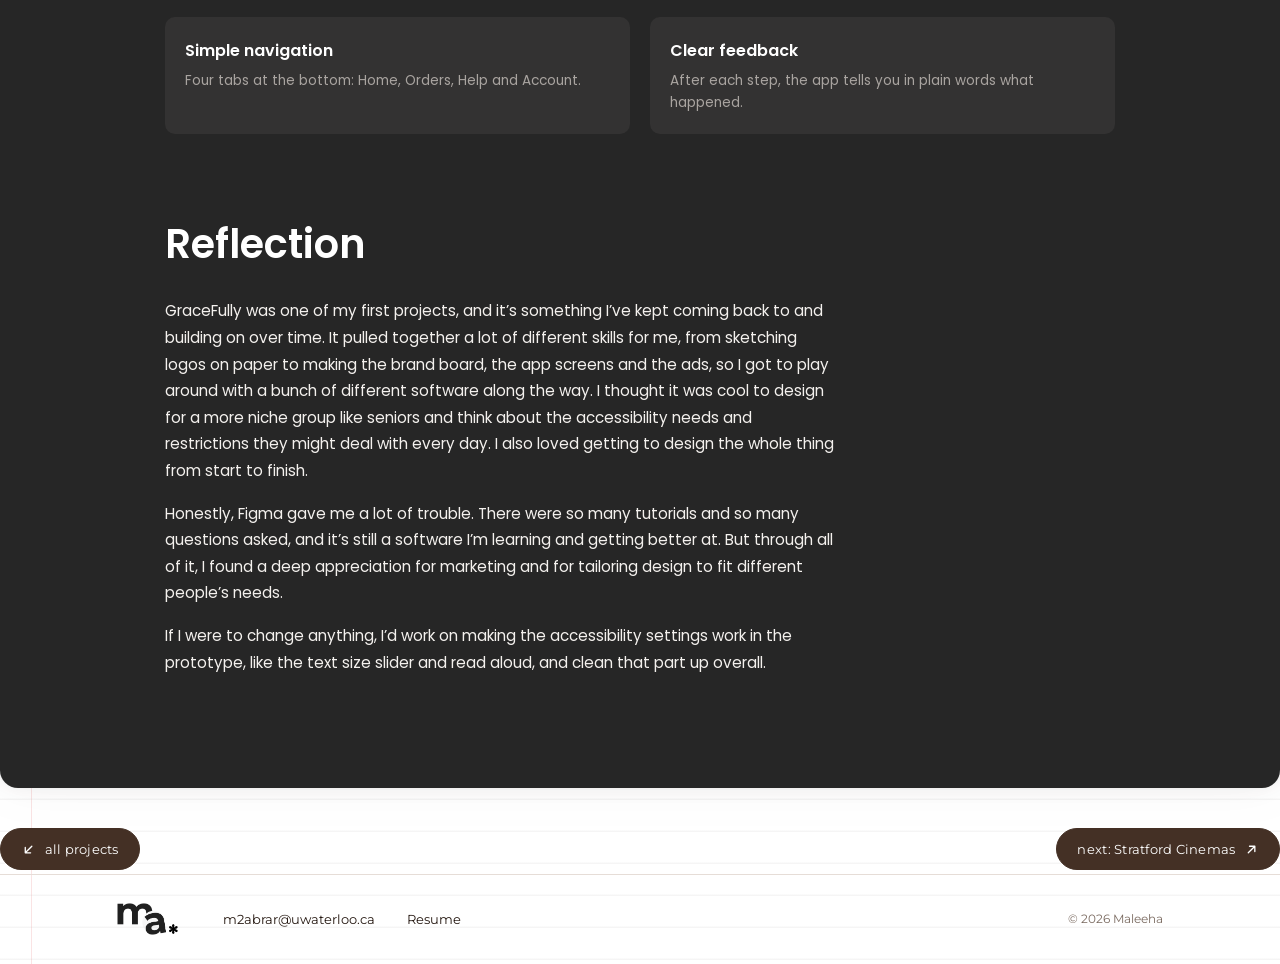
<file: gracefully.html>
<!DOCTYPE html>
<html lang="en">
<head>
  <meta charset="UTF-8" />
  <meta name="viewport" content="width=device-width, initial-scale=1" />
  <title>GraceFully</title>
  <meta name="description" content="A speculative food-delivery app and brand made for seniors." />
  <link rel="icon" href="favicon.ico" sizes="48x48" />
  <link rel="icon" type="image/png" sizes="32x32" href="assets/icons/favicon-32.png" />
  <link rel="icon" type="image/png" sizes="16x16" href="assets/icons/favicon-16.png" />
  <link rel="icon" type="image/png" sizes="192x192" href="assets/icons/favicon-192.png" />
  <link rel="apple-touch-icon" href="assets/icons/apple-touch-icon.png" />

  <link rel="preconnect" href="https://fonts.googleapis.com" />
  <link rel="preconnect" href="https://fonts.gstatic.com" crossorigin />
  <link href="https://fonts.googleapis.com/css2?family=Montserrat:ital,wght@0,300..900;1,300..900&amp;family=Poppins:wght@400;600;700&amp;display=swap" rel="stylesheet" />

  <link rel="stylesheet" href="css/styles.css" />
</head>
<body class="page-case">
  <svg width="0" height="0" style="position:absolute" aria-hidden="true" focusable="false">
    <symbol id="i-arrow" viewBox="0 0 16 16">
      <path d="M4 12 L12 4 M5.5 4 H12 V10.5" fill="none" stroke="currentColor" stroke-width="1.6" stroke-linecap="round" stroke-linejoin="round" />
    </symbol>
  </svg>

  <!-- ============ HEADER ============ -->
  <header class="site-header" id="siteHeader">
    <div class="header-inner">
      <a class="brand" href="index.html" aria-label="Maleeha — home">
        <img src="assets/logo.png" alt="ma* logo" width="1828" height="958" decoding="async" />
      </a>

      <nav class="nav" id="siteNav" aria-label="Main">
        <a class="nav-link" href="index.html">Home</a>
        <a class="nav-link" href="about.html">About</a>
        <a class="nav-link" href="workspace.html">Workspace</a>
      </nav>

      <a class="btn-resume" href="https://drive.google.com/file/d/1xwsBr7N85AedDljHBGZ7jFOFJqkECKXu/view?usp=sharing" target="_blank" rel="noopener">
        <span>Resume</span>
        <svg class="ico" aria-hidden="true"><use href="#i-arrow" /></svg>
      </a>

      <button class="menu-btn" id="menuBtn" aria-expanded="false" aria-controls="siteNav">
        <span class="menu-lines" aria-hidden="true"></span>
        <span class="sr-only">Menu</span>
      </button>
    </div>
  </header>

  <main id="top">
    <!-- ============ HERO — same title style as the other pages ============ -->
    <section class="hero hero--about" aria-labelledby="caseTitle">
      <div class="hero-inner">
        <div class="hero-copy">
          <div class="at-wrap">
            <!-- back to the project folders on the home page; lines up with the title -->
            <a class="case-back" href="index.html#projects">
              <svg viewBox="0 0 48 24" aria-hidden="true"><path d="M45 12 H5" /><path d="M12.5 4.5 L5 12 L12.5 19.5" /></svg>
              <span>back to projects</span>
            </a>
            <h1 class="hero-title hero-title--serif case-h" id="caseTitle" aria-label="GraceFully case study">
              <span class="h-name" aria-hidden="true">case study:</span>
              <span class="h-port" aria-hidden="true"><span class="gf-wordmark"><img src="assets/gracefully/apple.png" alt="" width="454" height="500" decoding="async" />GraceFully</span></span>
            </h1>
            <ul class="at-tags case-tags" aria-label="What this project covers"><li>UI/UX</li><li>Product design</li><li>Branding</li><li>Accessibility</li></ul>
          </div>

          <!-- the app prototype beside the title: turns towards you on hover -->
          <figure class="case-phone case-phone--ph"><img class="case-phone-screen" src="assets/gracefully/app-prototype.png" alt="GraceFully app welcome screen: log in, create an account, and a help line" width="390" height="844" decoding="async" /></figure>

          <!-- invisible copy of the home page's paper so the title lands in the same spot; only the arrow shows -->
          <div class="notecard-wrap at-ghost">
            <div class="notecard">
              <p class="nc-lead" aria-hidden="true">&nbsp;</p>
              <p class="nc-rotator" aria-hidden="true"><span class="nc-word">&nbsp;</span></p>
              <a class="nc-arrow" href="#overview" aria-label="Scroll down to the case study">
                <svg viewBox="0 0 24 48" aria-hidden="true">
                  <path d="M12 3 V43" />
                  <path d="M4.5 35.5 L12 43 L19.5 35.5" />
                </svg>
              </a>
            </div>
          </div>
        </div>
      </div>
    </section>

    <!-- ============ THE CASE STUDY — one dark folder, laid out like the original GraceFully case study ============
         SWAP ME: every grey box is a placeholder labelled with the file name it expects (put the files in assets/gracefully/).
         Text marked as a draft should be checked and rewritten in your own words. -->
    <section class="workspace ws-page" aria-label="GraceFully case study">
      <div class="cabinet">

        <article class="folder folder--gf folder--static is-open is-settled" id="overview" data-align="left">
          <div class="folder-tab-row"><div class="folder-tab"><span class="tab-name">GraceFully</span></div></div>
          <div class="folder-body"><div class="folder-reveal"><div class="folder-reveal-inner">
            <div class="gf">

              <!-- intro: logo, name, one-liner -->
              <header class="gf-intro">
                <img class="gf-logo" src="assets/gracefully.png" alt="GraceFully logo" width="1200" height="1176" decoding="async" loading="lazy" />
                <p class="gf-tagline">Food Delivery, Made Simple for Seniors</p>
              </header>

              <div class="gf-overview">
                <p>GraceFully is a speculative project: a food-delivery app made for seniors. Most delivery apps are crowded with deals, pop-ups and tiny buttons, and I wanted to see what one would look like if it was built for someone who doesn&rsquo;t use their phone much. I designed the brand first (the logo, colours and type), then designed the app in Figma, going from paper sketches to a prototype you can click through.</p>
                <dl class="gf-meta">
                  <div><dt>Project type</dt><dd>Speculative design</dd></div>
                  <div><dt>Role</dt><dd>Brand &amp; UI/UX designer</dd></div>
                  <div><dt>Tools</dt><dd>Figma, Adobe Illustrator, InDesign, Photoshop, Canva</dd></div>
                  <div><dt>Timeline</dt><dd>2026</dd></div>
                </dl>
              </div>

              <div class="gf-problem">
                <p class="gf-label">Problem statement</p>
                <p class="gf-problem-q">How might we make ordering food easy for seniors who aren&rsquo;t comfortable with technology?</p>
              </div>

              <!-- draft: rewrite with your own findings -->
              <section class="gf-sec">
                <h2>Challenges &amp; Solutions</h2>
                <ul class="gf-cards">
                  <li><h3>Challenge</h3><p>Too much going on. Most delivery apps are full of deals, banners and small buttons.</p><h3>Solution</h3><p>Each screen has one main thing to do, and the buttons are big.</p></li>
                  <li><h3>Challenge</h3><p>Small, light grey text is hard to read, especially for older eyes.</p><h3>Solution</h3><p>Bigger, darker text, plus a setting to make it even bigger.</p></li>
                  <li><h3>Challenge</h3><p>Getting lost at checkout. The longer the checkout, the easier it is to get stuck halfway.</p><h3>Solution</h3><p>Checkout is three steps, and the app tells you clearly when your order is placed.</p></li>
                </ul>
              </section>

              <!-- ===== Process: six numbered steps (text is a short draft; each grey box is the image to collect) ===== -->
              <section class="gf-sec">
                <h2>Process</h2>
                <ol class="gf-steps">
                  <li><div><h3>Branding &amp; moodboard</h3><p>I gathered photos, colours, icons and fonts to figure out the feel I wanted: warm and friendly, not clinical.</p></div><a class="gf-shot gf-shot--16x9 gf-zoom" href="assets/gracefully/moodboard.webp" target="_blank" rel="noopener" aria-label="Open the full-size moodboard"><img data-zoom="assets/gracefully/moodboard.webp" src="assets/gracefully/moodboard-md.jpg" alt="GraceFully moodboard: delivery and seniors-with-phones photos, colour palette, icons and font options" width="1920" height="1080" loading="lazy" decoding="async" /></a></li>
                  <li><div><h3>Logo brainstorming</h3><p>I sketched a bunch of ideas (an apple in a hand, an apple in a house, location pins) before landing on the sleepy, smiling apple.</p></div><a class="gf-shot gf-shot--sketch gf-zoom" href="assets/gracefully/logo-brainstorm.png" target="_blank" rel="noopener" aria-label="Open the full-size logo sketches"><img src="assets/gracefully/logo-brainstorm.png" alt="Pencil sketches of logo concepts: an apple on a hand, a smiling apple, an apple in a house, location pins and an apple with a food cloche" width="778" height="640" loading="lazy" decoding="async" /></a></li>
                  <li><div><h3>Creating the brand identity</h3><p>The logo, colours and Poppins type all on one board, with a few mockups to see how it looks on a bag, a box and a phone.</p></div><a class="gf-shot gf-shot--tallboard gf-zoom" href="assets/gracefully/brand-board.webp" aria-label="Open the full-size brand board"><img src="assets/gracefully/brand-board.webp" alt="GraceFully brand board: logo and simplified logo, colour palette (dark red, crimson, red, vivid green, cream), Poppins Bold and Regular, and the brand on a bag, app icon, delivery box, sticker and phone" width="992" height="2000" loading="lazy" decoding="async" /></a></li>
                  <li><div><h3>User flow diagram</h3><p>I mapped out every step from opening the app to getting your food, so I could keep the path as short as possible.</p></div><a class="gf-shot gf-shot--flow gf-zoom" href="assets/gracefully/user-flow.webp" aria-label="Open the full-size user flow"><img data-zoom="assets/gracefully/user-flow.webp" src="assets/gracefully/user-flow-md.jpg" alt="GraceFully user flow: from opening the app and logging in or signing up, through browsing food, the restaurant page and adding to cart, to a three-step checkout, order tracking and delivery, with help and accessibility settings available from home" width="2000" height="1711" loading="lazy" decoding="async" /></a></li>
                  <li><div><h3>Low-fidelity screens</h3><p>Quick paper sketches to work out the layout, button sizes and what goes where.</p></div><a class="gf-shot gf-shot--lofi gf-zoom" href="assets/gracefully/lofi-screens.webp" aria-label="Open the full-size low-fidelity sketches"><img src="assets/gracefully/lofi-screens.webp" alt="Eight hand-drawn low-fidelity screens: log in, sign up, home with breakfast options, restaurant page, search with categories, cart, help, and order confirmation" width="948" height="713" loading="lazy" decoding="async" /></a></li>
                  <li><div><h3>Mid-fidelity screens</h3><p>I moved the sketches into Figma and tried out colour and type before adding real photos.</p></div><a class="gf-shot gf-shot--midfi gf-zoom" href="assets/gracefully/midfi-screens.png" aria-label="Open the full-size mid-fidelity screens"><img src="assets/gracefully/midfi-screens.png" alt="Three mid-fidelity screens: log in, a Good Morning home screen with breakfast options and fastest delivery, and a restaurant page with an Order Here button" width="1005" height="675" loading="lazy" decoding="async" /></a></li>
                  <li><div><h3>High-fidelity screens (version 1)</h3><p>The first full-colour version, linked up in Figma so you can click through it.</p><a class="gf-figma" href="https://www.figma.com/design/fQXZSm8XNVk9inEWlXB0LI/GraceFully-Mobile-Prototype?node-id=0-1&amp;p=f&amp;t=wsKeBGvHWCtVI4XZ-0" target="_blank" rel="noopener"><img src="assets/figma-icon.png" alt="" width="96" height="96" decoding="async" loading="lazy" />View Figma prototype <svg class="ico" aria-hidden="true"><use href="#i-arrow" /></svg></a></div><a class="gf-shot gf-shot--hifi gf-zoom" href="assets/gracefully/hifi-screens-v1.png" aria-label="Open the full-size high-fidelity screens"><img data-zoom="assets/gracefully/hifi-screens-v1.png" src="assets/gracefully/hifi-screens-v1-md.jpg" alt="Version 1 high-fidelity screens in Figma: welcome, sign up, support line, home, restaurant, food item, checkout, order placed and the GraceFully guide with accessibility settings" width="1383" height="867" loading="lazy" decoding="async" /></a></li>
                </ol>
              </section>

              <!-- ===== Results ===== -->
              <section class="gf-sec">
                <h2>Result</h2>

                <div class="gf-reveal">
                  <p class="gf-reveal-kicker">Introducing&hellip;</p>
                  <img class="gf-logo" src="assets/gracefully.png" alt="GraceFully" width="1200" height="1176" decoding="async" loading="lazy" />
                  <p class="gf-tagline">Food Delivery, Made Simple for Seniors</p>
                </div>

                <div class="gf-block">
                  <h3 class="gf-sub">Logo</h3>
                  <a class="gf-shot gf-shot--meaning gf-zoom" href="assets/gracefully/logo-meaning.png" aria-label="Open the full-size logo meaning diagram"><img data-zoom="assets/gracefully/logo-meaning.png" src="assets/gracefully/logo-meaning-md.jpg" alt="What the logo means: the leaf for freshness and growth, the apple for healthy, nourishing food, the closed eyes for calm with no stress, and the smile for warmth and care" width="1622" height="1104" loading="lazy" decoding="async" /></a>
                </div>

                <div class="gf-block">
                  <h3 class="gf-sub">Logo in action</h3>
                  <div class="gf-grid">
                    <div class="gf-shot gf-shot--square no-zoom"><img data-zoom="assets/gracefully/logo-in-action-1.webp" src="assets/gracefully/logo-in-action-1-md.jpg" alt="GraceFully on the App Store: the apple app icon, Made for Seniors, Easy to use, and preview screens on a phone" width="2000" height="2000" loading="lazy" decoding="async" /></div>
                    <div class="gf-shot gf-shot--square no-zoom"><img data-zoom="assets/gracefully/logo-in-action-2.webp" src="assets/gracefully/logo-in-action-2-md.jpg" alt="A hand holding a phone showing the GraceFully home screen: Hi Margaret, what would you like to eat today?" width="2000" height="2000" loading="lazy" decoding="async" /></div>
                  </div>
                </div>

                <div class="gf-block">
                  <h3 class="gf-sub">Brand in use</h3>
                  <div class="gf-grid gf-grid--3 gf-grid--small">
                    <div class="gf-shot gf-shot--square no-zoom"><img data-zoom="assets/gracefully/brand-bag.webp" src="assets/gracefully/brand-bag-md.jpg" alt="A brown kraft paper bag printed with the GraceFully apple logo and wordmark" width="2000" height="2000" loading="lazy" decoding="async" /></div>
                    <div class="gf-shot gf-shot--square no-zoom"><img data-zoom="assets/gracefully/brand-tshirt.webp" src="assets/gracefully/brand-tshirt-md.jpg" alt="A white T-shirt with the GraceFully logo on the chest, on a dark red background" width="2000" height="2000" loading="lazy" decoding="async" /></div>
                    <div class="gf-shot gf-shot--square no-zoom"><img data-zoom="assets/gracefully/brand-delivery.webp" src="assets/gracefully/brand-delivery-md.jpg" alt="Someone picking up a GraceFully delivery bag from a wooden stool" width="2000" height="2000" loading="lazy" decoding="async" /></div>
                  </div>
                </div>

                <div class="gf-block">
                  <h3 class="gf-sub">Campaign &amp; marketing</h3>
                  <div class="gf-grid gf-grid--3">
                    <figure class="gf-fig gf-span-all"><div class="gf-shot gf-shot--banner"><img data-zoom="assets/gracefully/campaign-1.webp" src="assets/gracefully/campaign-1-md.jpg" alt="GraceFully ad: Big Buttons. Big Flavour. Food delivery made simple for seniors, shown beside two app screens" width="2000" height="977" loading="lazy" decoding="async" /></div><figcaption>Billboard</figcaption></figure>
                    <figure class="gf-fig"><div class="gf-shot gf-shot--post"><img src="assets/gracefully/campaign-2.webp" alt="GraceFully ad: Your doctor's advice, already on the menu. A pasta dish beside Margaret's food needs: low sodium, low sugar, no nuts, soft foods" width="1600" height="2000" loading="lazy" decoding="async" /></div><figcaption>Instagram post</figcaption></figure>
                    <figure class="gf-fig"><div class="gf-shot gf-shot--reel"><video data-lazy-video data-src="assets/gracefully/campaign-3.mp4" muted loop playsinline preload="none" aria-label="GraceFully Instagram reel: Ordering dinner shouldn't need reading glasses, showing bigger text, read aloud and a real person to call"></video></div><figcaption>Instagram reel</figcaption></figure>
                    <figure class="gf-fig"><div class="gf-shot gf-shot--post"><img src="assets/gracefully/campaign-4.webp" alt="GraceFully ad: Ordering dinner shouldn't need reading glasses. The accessibility settings screen with callouts for bigger text, read aloud and a real person to call or text. Free on the App Store" width="1600" height="2000" loading="lazy" decoding="async" /></div><figcaption>Instagram post</figcaption></figure>
                  </div>
                </div>

                <div class="gf-block">
                  <h3 class="gf-sub">Final prototype</h3>
                  <div class="gf-phones gf-phones--8">
                    <div class="gf-phone"><img src="assets/gracefully/app-prototype.png" alt="Welcome screen: Log in, Create an account and a help line" width="390" height="844" loading="lazy" decoding="async" /></div>
                    <div class="gf-phone"><img src="assets/gracefully/screen-food-needs.png" alt="Sign up step 2, Your food needs: tap allergies to avoid, health conditions and how to pay" width="390" height="844" loading="lazy" decoding="async" /></div>
                    <div class="gf-phone"><img src="assets/gracefully/screen-home-feed.png" alt="Home: Hi Margaret, what would you like to eat today? with search, categories and picks" width="390" height="844" loading="lazy" decoding="async" /></div>
                    <div class="gf-phone"><img src="assets/gracefully/screen-restaurant.png" alt="Restaurant page for Penny's Pizza with delivery time, price, fee and a Safe for you badge" width="390" height="844" loading="lazy" decoding="async" /></div>
                    <div class="gf-phone"><img src="assets/gracefully/screen-your-order.png" alt="Checkout step 1, Your order: big plus and minus buttons and a subtotal" width="390" height="844" loading="lazy" decoding="async" /></div>
                    <div class="gf-phone"><img src="assets/gracefully/screen-tracking.png" alt="Order tracking: Here by 12:32 PM on a map, with Call and Text the driver" width="390" height="844" loading="lazy" decoding="async" /></div>
                    <div class="gf-phone"><img src="assets/gracefully/screen-help.png" alt="Help: Call us or Text us, how-to videos and common questions" width="390" height="844" loading="lazy" decoding="async" /></div>
                    <div class="gf-phone"><img src="assets/gracefully/screen-account.png" alt="Account settings to make the app easier: text size, bold text, read aloud and colour-blind friendly" width="390" height="844" loading="lazy" decoding="async" /></div>
                  </div>
                  <!-- note about what works in the prototype -->
                  <p class="gf-note"><b>A quick note:</b> I made this project on my own, so not every button in the prototype works. I focused on the checkout process, so that&rsquo;s the part you can click all the way through.</p>
                  <!-- links to the final prototype in Figma -->
                  <div class="gf-proto-links">
                    <a class="gf-figma" href="https://www.figma.com/design/EjLCbOD4Y8rzVZYQrQDxYd/GraceFully-Prototype?node-id=8-324&amp;t=J7nNnOcv7pYGJXXM-1" target="_blank" rel="noopener"><img src="assets/figma-icon.png" alt="" width="96" height="96" decoding="async" loading="lazy" />View the full prototype <svg class="ico" aria-hidden="true"><use href="#i-arrow" /></svg></a>
                    <a class="gf-figma gf-figma--play" href="https://www.figma.com/proto/EjLCbOD4Y8rzVZYQrQDxYd/GraceFully-Prototype?node-id=4-2&amp;t=zSvz4swBizJZL1xs-1&amp;scaling=min-zoom&amp;content-scaling=fixed&amp;page-id=0%3A1&amp;starting-point-node-id=4%3A2" target="_blank" rel="noopener"><span class="gf-play" aria-hidden="true"><svg viewBox="0 0 24 24"><path d="M8 5.5v13l10.5-6.5z" fill="currentColor" /></svg></span>Play through the prototype <svg class="ico" aria-hidden="true"><use href="#i-arrow" /></svg></a>
                  </div>
                </div>
              </section>

              <!-- ===== Designed for accessibility (draft: rewrite with your own features) ===== -->
              <section class="gf-sec">
                <h2>Designed for Accessibility</h2>
                <ul class="gf-cards gf-cards--2">
                  <li><h3>Large text &amp; buttons</h3><p>Text and buttons are big enough to read and tap without squinting.</p></li>
                  <li><h3>High contrast</h3><p>I checked the colours so text always stands out from its background.</p></li>
                  <li><h3>Simple navigation</h3><p>Four tabs at the bottom: Home, Orders, Help and Account.</p></li>
                  <li><h3>Clear feedback</h3><p>After each step, the app tells you in plain words what happened.</p></li>
                </ul>
              </section>

              <!-- ===== Reflection ===== -->
              <section class="gf-sec">
                <h2>Reflection</h2>
                <p class="gf-text">GraceFully was one of my first projects, and it&rsquo;s something I&rsquo;ve kept coming back to and building on over time. It pulled together a lot of different skills for me, from sketching logos on paper to making the brand board, the app screens and the ads, so I got to play around with a bunch of different software along the way. I thought it was cool to design for a more niche group like seniors and think about the accessibility needs and restrictions they might deal with every day. I also loved getting to design the whole thing from start to finish.</p>
                <p class="gf-text">Honestly, Figma gave me a lot of trouble. There were so many tutorials and so many questions asked, and it&rsquo;s still a software I&rsquo;m learning and getting better at. But through all of it, I found a deep appreciation for marketing and for tailoring design to fit different people&rsquo;s needs.</p>
                <p class="gf-text">If I were to change anything, I&rsquo;d work on making the accessibility settings work in the prototype, like the text size slider and read aloud, and clean that part up overall.</p>
              </section>

            </div>
          </div></div></div>
        </article>

        <!-- under the case study: back to all projects (left) and the next case study (right) -->
        <nav class="case-nav" aria-label="More case studies">
          <a class="btn btn-ink case-nav-back" href="index.html#projects"><svg class="ico" aria-hidden="true"><use href="#i-arrow" /></svg> all projects</a>
          <a class="btn btn-ink" href="stratford.html">next: Stratford Cinemas <svg class="ico" aria-hidden="true"><use href="#i-arrow" /></svg></a>
        </nav>

      </div>
    </section>
  </main>

  <!-- ============ FOOTER ============ -->
  <footer class="site-footer">
    <div class="footer-inner">
      <a class="brand brand--footer" href="#top" aria-label="Back to top">
        <img src="assets/logo.png" alt="ma* logo" width="1828" height="958" decoding="async" loading="lazy" />
      </a>
      <ul class="footer-links">
        <li><a href="mailto:m2abrar@uwaterloo.ca">m2abrar@uwaterloo.ca</a></li>
        <li><a href="https://drive.google.com/file/d/1xwsBr7N85AedDljHBGZ7jFOFJqkECKXu/view?usp=sharing" target="_blank" rel="noopener">Resume</a></li>
      </ul>
      <span class="footer-copy">© <span id="year">2026</span> Maleeha</span>
    </div>
  </footer>

  <script src="js/main.js"></script>
</body>
</html>
</file>
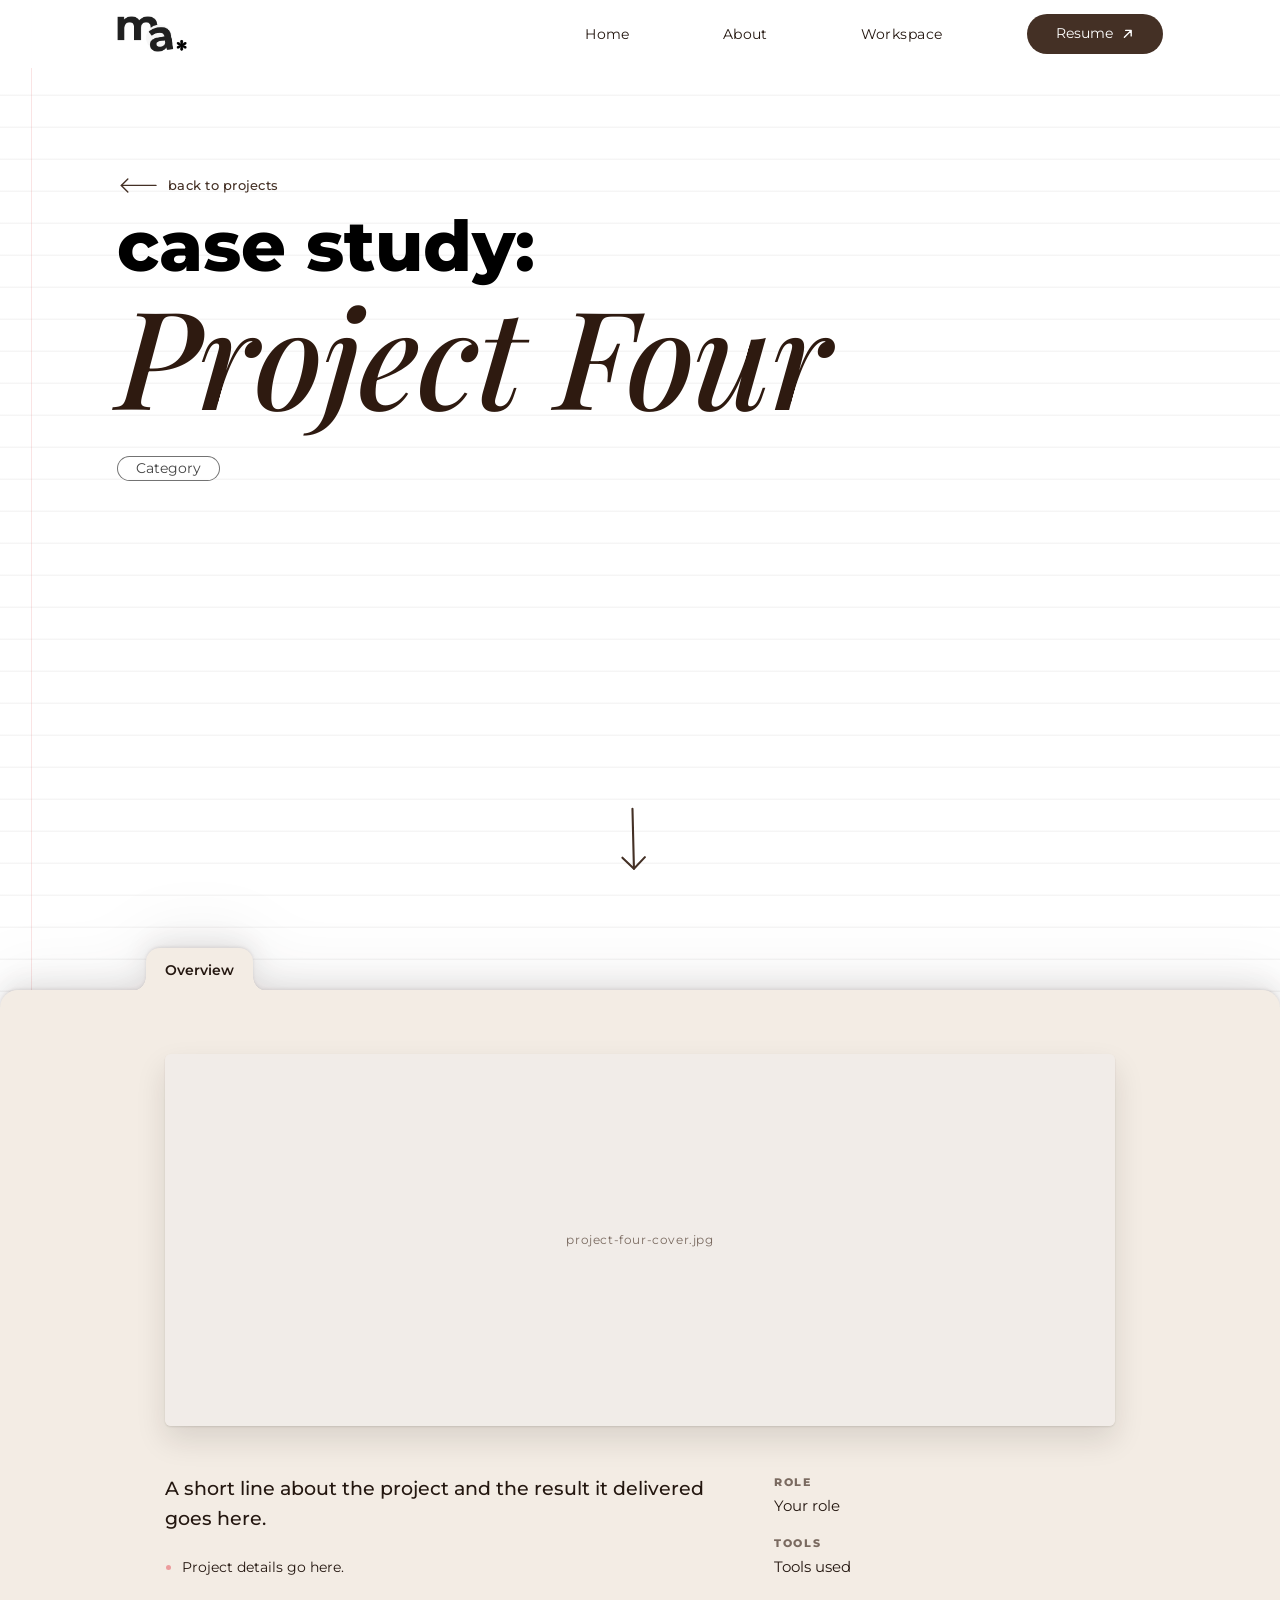
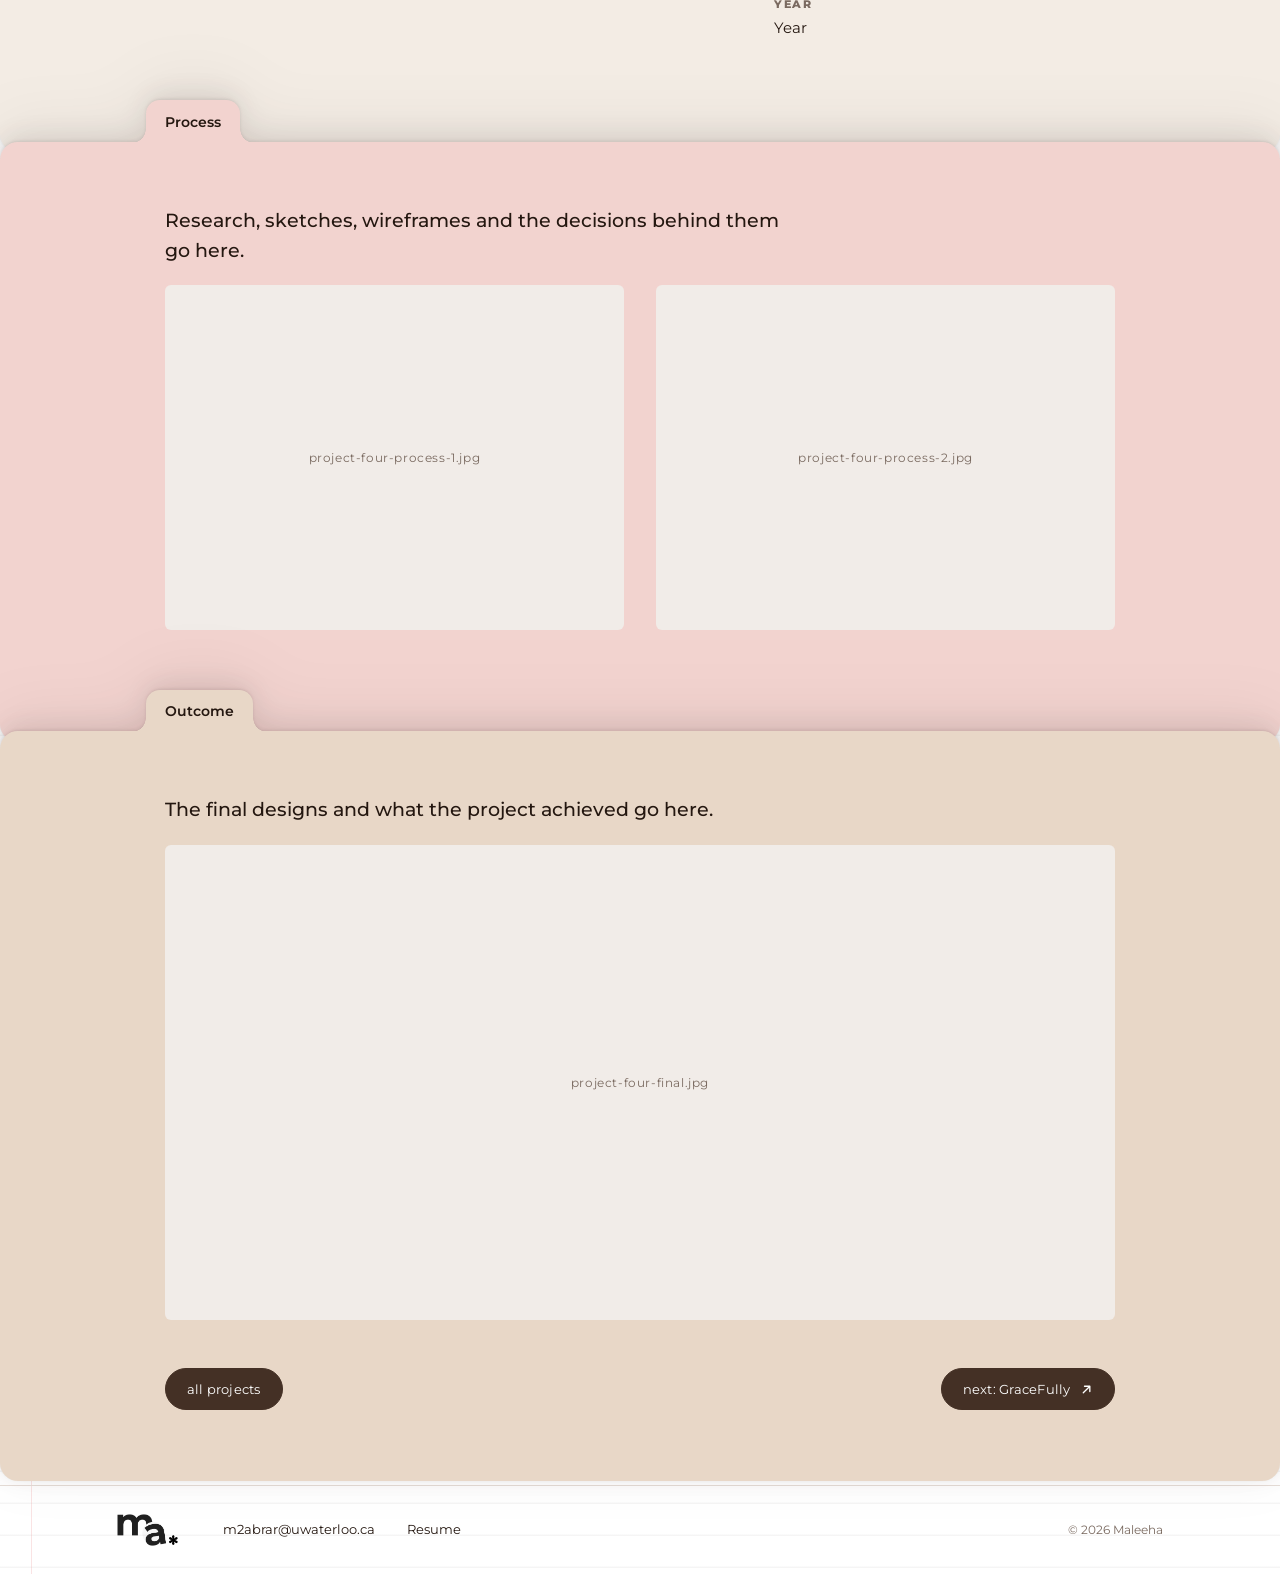
<file: project-four.html>
<!DOCTYPE html>
<html lang="en">
<head>
  <meta charset="UTF-8" />
  <meta name="viewport" content="width=device-width, initial-scale=1" />
  <title>Project Four</title>
  <meta name="description" content="A short line about the project and the result it delivered goes here." />
  <link rel="icon" href="favicon.ico" sizes="48x48" />
  <link rel="icon" type="image/png" sizes="32x32" href="assets/icons/favicon-32.png" />
  <link rel="icon" type="image/png" sizes="16x16" href="assets/icons/favicon-16.png" />
  <link rel="icon" type="image/png" sizes="192x192" href="assets/icons/favicon-192.png" />
  <link rel="apple-touch-icon" href="assets/icons/apple-touch-icon.png" />

  <link rel="preconnect" href="https://fonts.googleapis.com" />
  <link rel="preconnect" href="https://fonts.gstatic.com" crossorigin />
  <link href="https://fonts.googleapis.com/css2?family=Montserrat:ital,wght@0,300..900;1,300..900&amp;family=Playfair+Display:ital,wght@0,400..900;1,400..900&amp;display=swap" rel="stylesheet" />

  <link rel="stylesheet" href="css/styles.css" />
</head>
<body class="page-case">
  <svg width="0" height="0" style="position:absolute" aria-hidden="true" focusable="false">
    <symbol id="i-arrow" viewBox="0 0 16 16">
      <path d="M4 12 L12 4 M5.5 4 H12 V10.5" fill="none" stroke="currentColor" stroke-width="1.6" stroke-linecap="round" stroke-linejoin="round" />
    </symbol>
  </svg>

  <!-- ============ HEADER ============ -->
  <header class="site-header" id="siteHeader">
    <div class="header-inner">
      <a class="brand" href="index.html" aria-label="Maleeha — home">
        <img src="assets/logo.png" alt="ma* logo" width="1828" height="958" decoding="async" />
      </a>

      <nav class="nav" id="siteNav" aria-label="Main">
        <a class="nav-link" href="index.html">Home</a>
        <a class="nav-link" href="about.html">About</a>
        <a class="nav-link" href="workspace.html">Workspace</a>
      </nav>

      <a class="btn-resume" href="https://drive.google.com/file/d/1xwsBr7N85AedDljHBGZ7jFOFJqkECKXu/view?usp=sharing" target="_blank" rel="noopener">
        <span>Resume</span>
        <svg class="ico" aria-hidden="true"><use href="#i-arrow" /></svg>
      </a>

      <button class="menu-btn" id="menuBtn" aria-expanded="false" aria-controls="siteNav">
        <span class="menu-lines" aria-hidden="true"></span>
        <span class="sr-only">Menu</span>
      </button>
    </div>
  </header>

  <main id="top">
    <!-- ============ HERO — same title style as the other pages ============ -->
    <section class="hero hero--about" aria-labelledby="caseTitle">
      <div class="hero-inner">
        <div class="hero-copy">
          <div class="at-wrap">
            <!-- back to the project folders on the home page; lines up with the title -->
            <a class="case-back" href="index.html#projects">
              <svg viewBox="0 0 48 24" aria-hidden="true"><path d="M45 12 H5" /><path d="M12.5 4.5 L5 12 L12.5 19.5" /></svg>
              <span>back to projects</span>
            </a>
            <h1 class="hero-title hero-title--serif case-h" id="caseTitle" aria-label="Project Four case study">
              <span class="h-name" aria-hidden="true">case study:</span>
              <span class="h-port" aria-hidden="true"><span class="pf">Project Four</span></span>
            </h1>
            <ul class="at-tags case-tags" aria-label="What this project covers"><li>Category</li></ul>
          </div>

          <!-- invisible copy of the home page's paper so the title lands in the same spot; only the arrow shows -->
          <div class="notecard-wrap at-ghost">
            <div class="notecard">
              <p class="nc-lead" aria-hidden="true">&nbsp;</p>
              <p class="nc-rotator" aria-hidden="true"><span class="nc-word">&nbsp;</span></p>
              <a class="nc-arrow" href="#overview" aria-label="Scroll down to the case study">
                <svg viewBox="0 0 24 48" aria-hidden="true">
                  <path d="M12 3 V43" />
                  <path d="M4.5 35.5 L12 43 L19.5 35.5" />
                </svg>
              </a>
            </div>
          </div>
        </div>
      </div>
    </section>

    <!-- ============ THE CASE STUDY — one folder per part ============ -->
    <section class="workspace ws-page" aria-label="Project Four case study">
      <div class="cabinet">

        <!-- ===== Overview ===== -->
        <article class="folder folder--paper folder--static is-open is-settled" id="overview" data-align="left">
          <div class="folder-tab-row"><div class="folder-tab"><span class="tab-name">Overview</span></div></div>
          <div class="folder-body"><div class="folder-reveal"><div class="folder-reveal-inner">
            <div class="cs-page">
              <div class="cs-cover"><span class="ph"><span class="ph-label">project-four-cover.jpg</span></span></div>
              <div class="cs-cols">
                <div>
                  <p class="cs-lede">A short line about the project and the result it delivered goes here.</p>
                  <ul class="notes-list">
                    <li>Project details go here.</li>
                  </ul>
                </div>
                <dl class="cs-meta">
                  <div><dt>Role</dt><dd>Your role</dd></div>
                  <div><dt>Tools</dt><dd>Tools used</dd></div>
                  <div><dt>Year</dt><dd>Year</dd></div>
                </dl>
              </div>
            </div>
          </div></div></div>
        </article>

        <!-- ===== Process ===== (SWAP ME: replace the text and .ph placeholders with your own) -->
        <article class="folder folder--rose folder--static is-open is-settled" data-align="left">
          <div class="folder-tab-row"><div class="folder-tab"><span class="tab-name">Process</span></div></div>
          <div class="folder-body"><div class="folder-reveal"><div class="folder-reveal-inner">
            <div class="cs-page">
              <p class="cs-lede">Research, sketches, wireframes and the decisions behind them go here.</p>
              <div class="cs-gallery">
                <div class="cs-shot"><span class="ph"><span class="ph-label">project-four-process-1.jpg</span></span></div>
                <div class="cs-shot"><span class="ph"><span class="ph-label">project-four-process-2.jpg</span></span></div>
              </div>
            </div>
          </div></div></div>
        </article>

        <!-- ===== Outcome ===== -->
        <article class="folder folder--kraft folder--static is-open is-settled" data-align="left">
          <div class="folder-tab-row"><div class="folder-tab"><span class="tab-name">Outcome</span></div></div>
          <div class="folder-body"><div class="folder-reveal"><div class="folder-reveal-inner">
            <div class="cs-page">
              <p class="cs-lede">The final designs and what the project achieved go here.</p>
              <div class="cs-gallery">
                <div class="cs-shot cs-shot--wide"><span class="ph"><span class="ph-label">project-four-final.jpg</span></span></div>
              </div>
              <nav class="cs-next" aria-label="More case studies">
                <a class="btn btn-ink" href="index.html#projects">all projects</a>
                <a class="btn btn-ink" href="gracefully.html">next: GraceFully <svg class="ico" aria-hidden="true"><use href="#i-arrow" /></svg></a>
              </nav>
            </div>
          </div></div></div>
        </article>

      </div>
    </section>
  </main>

  <!-- ============ FOOTER ============ -->
  <footer class="site-footer">
    <div class="footer-inner">
      <a class="brand brand--footer" href="#top" aria-label="Back to top">
        <img src="assets/logo.png" alt="ma* logo" width="1828" height="958" decoding="async" loading="lazy" />
      </a>
      <ul class="footer-links">
        <li><a href="mailto:m2abrar@uwaterloo.ca">m2abrar@uwaterloo.ca</a></li>
        <li><a href="https://drive.google.com/file/d/1xwsBr7N85AedDljHBGZ7jFOFJqkECKXu/view?usp=sharing" target="_blank" rel="noopener">Resume</a></li>
      </ul>
      <span class="footer-copy">© <span id="year">2026</span> Maleeha</span>
    </div>
  </footer>

  <script src="js/main.js"></script>
</body>
</html>
</file>
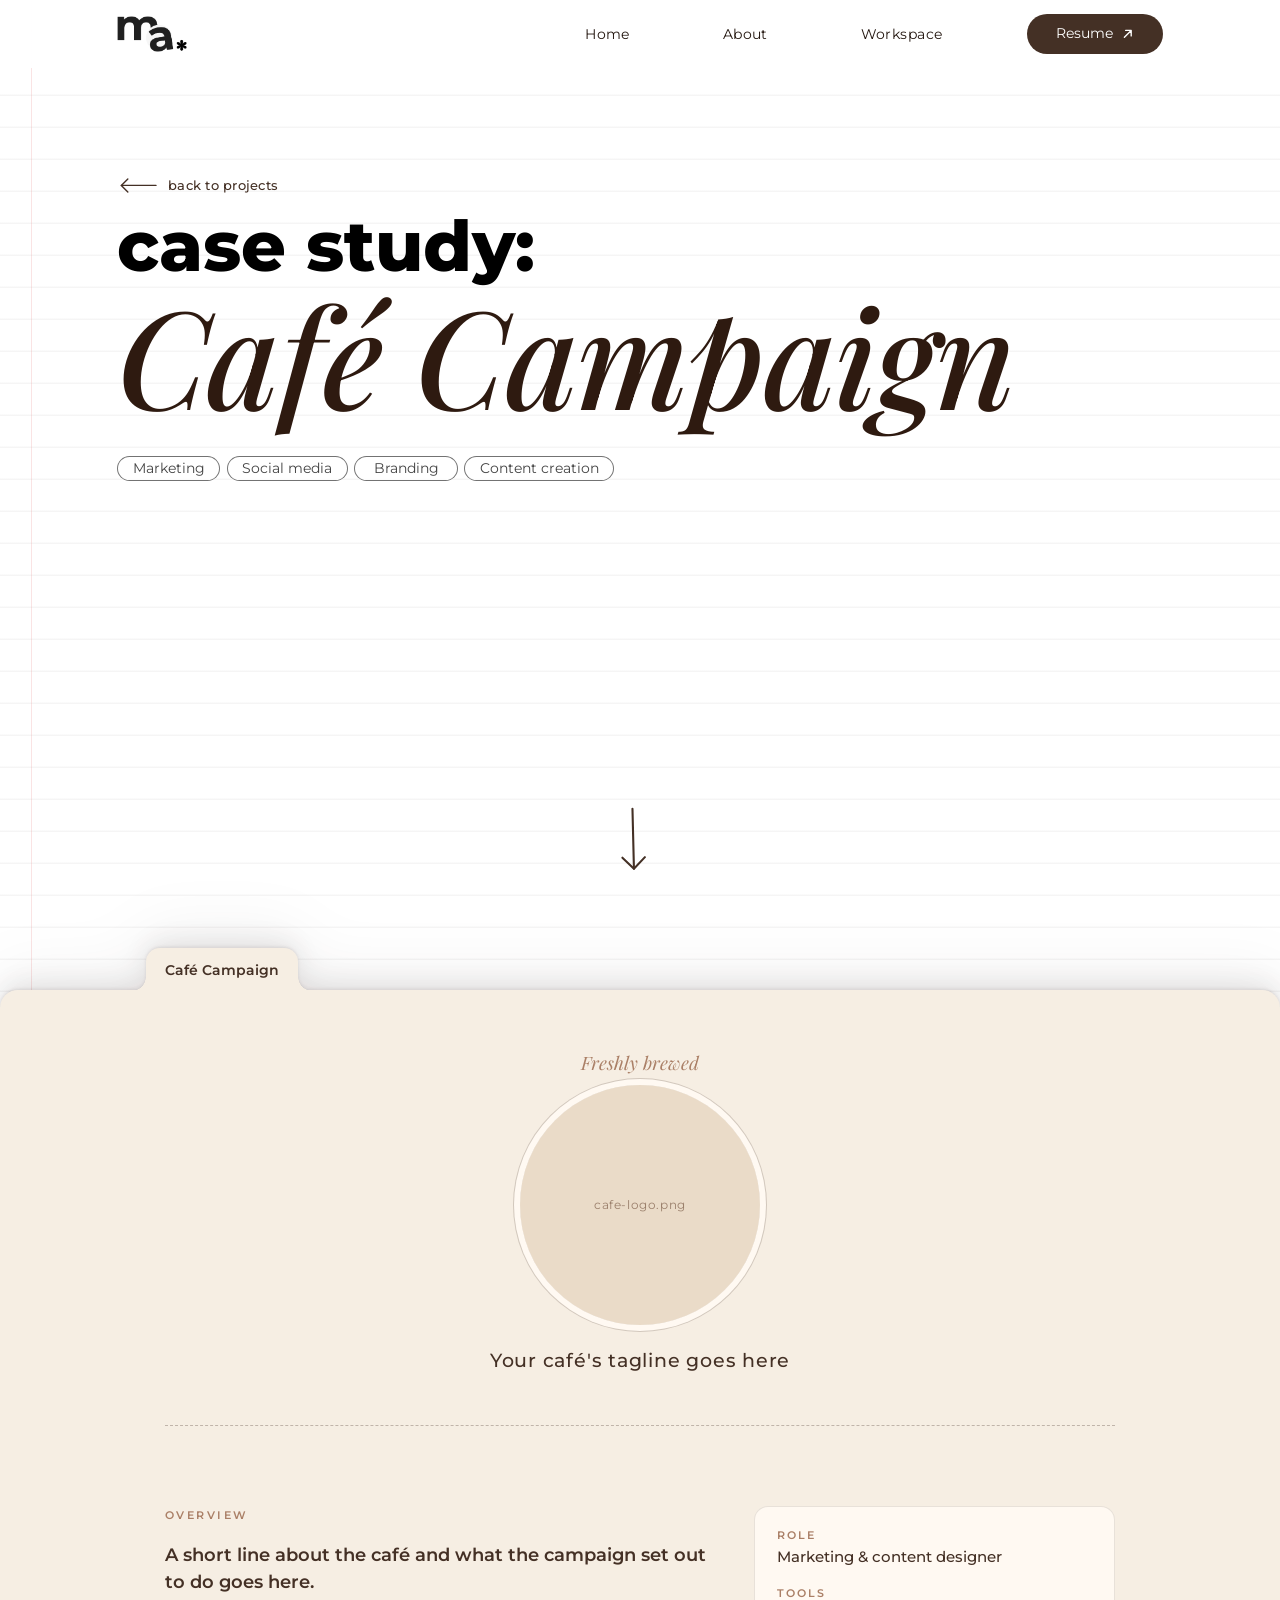
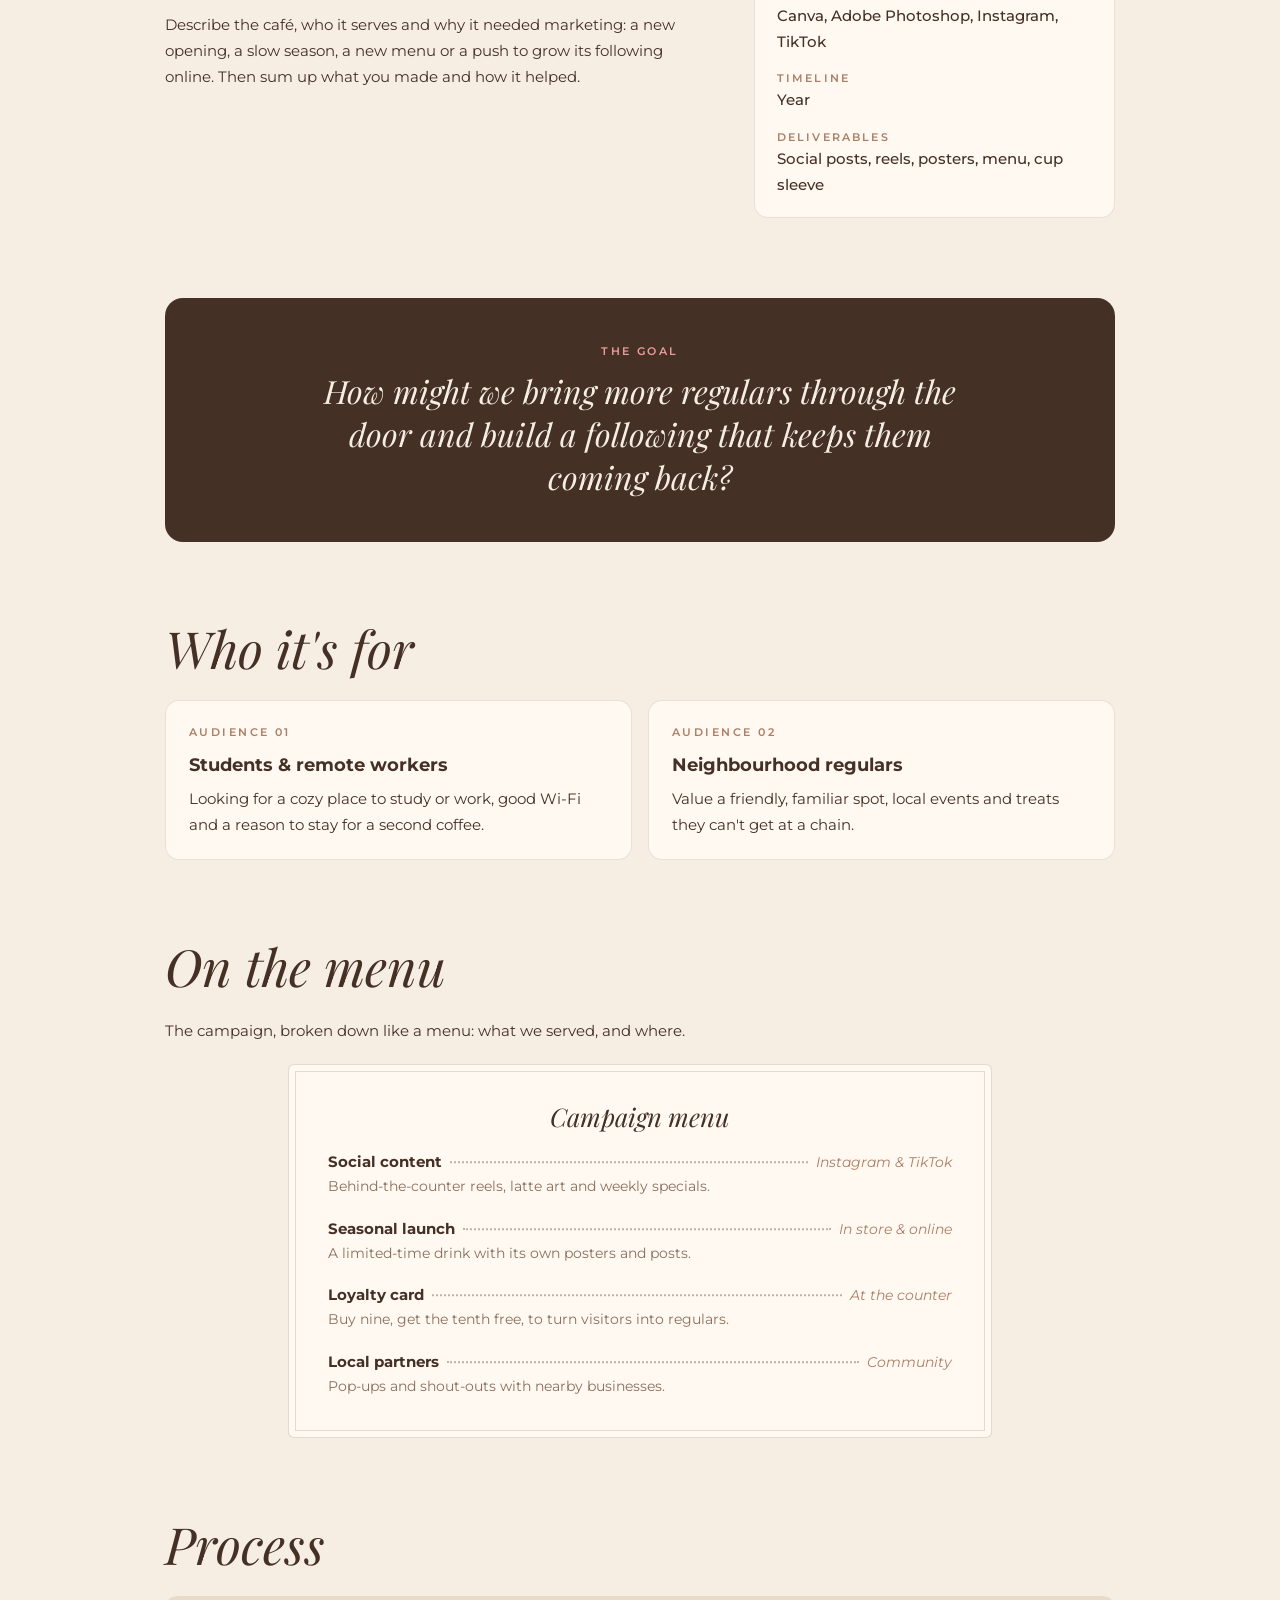
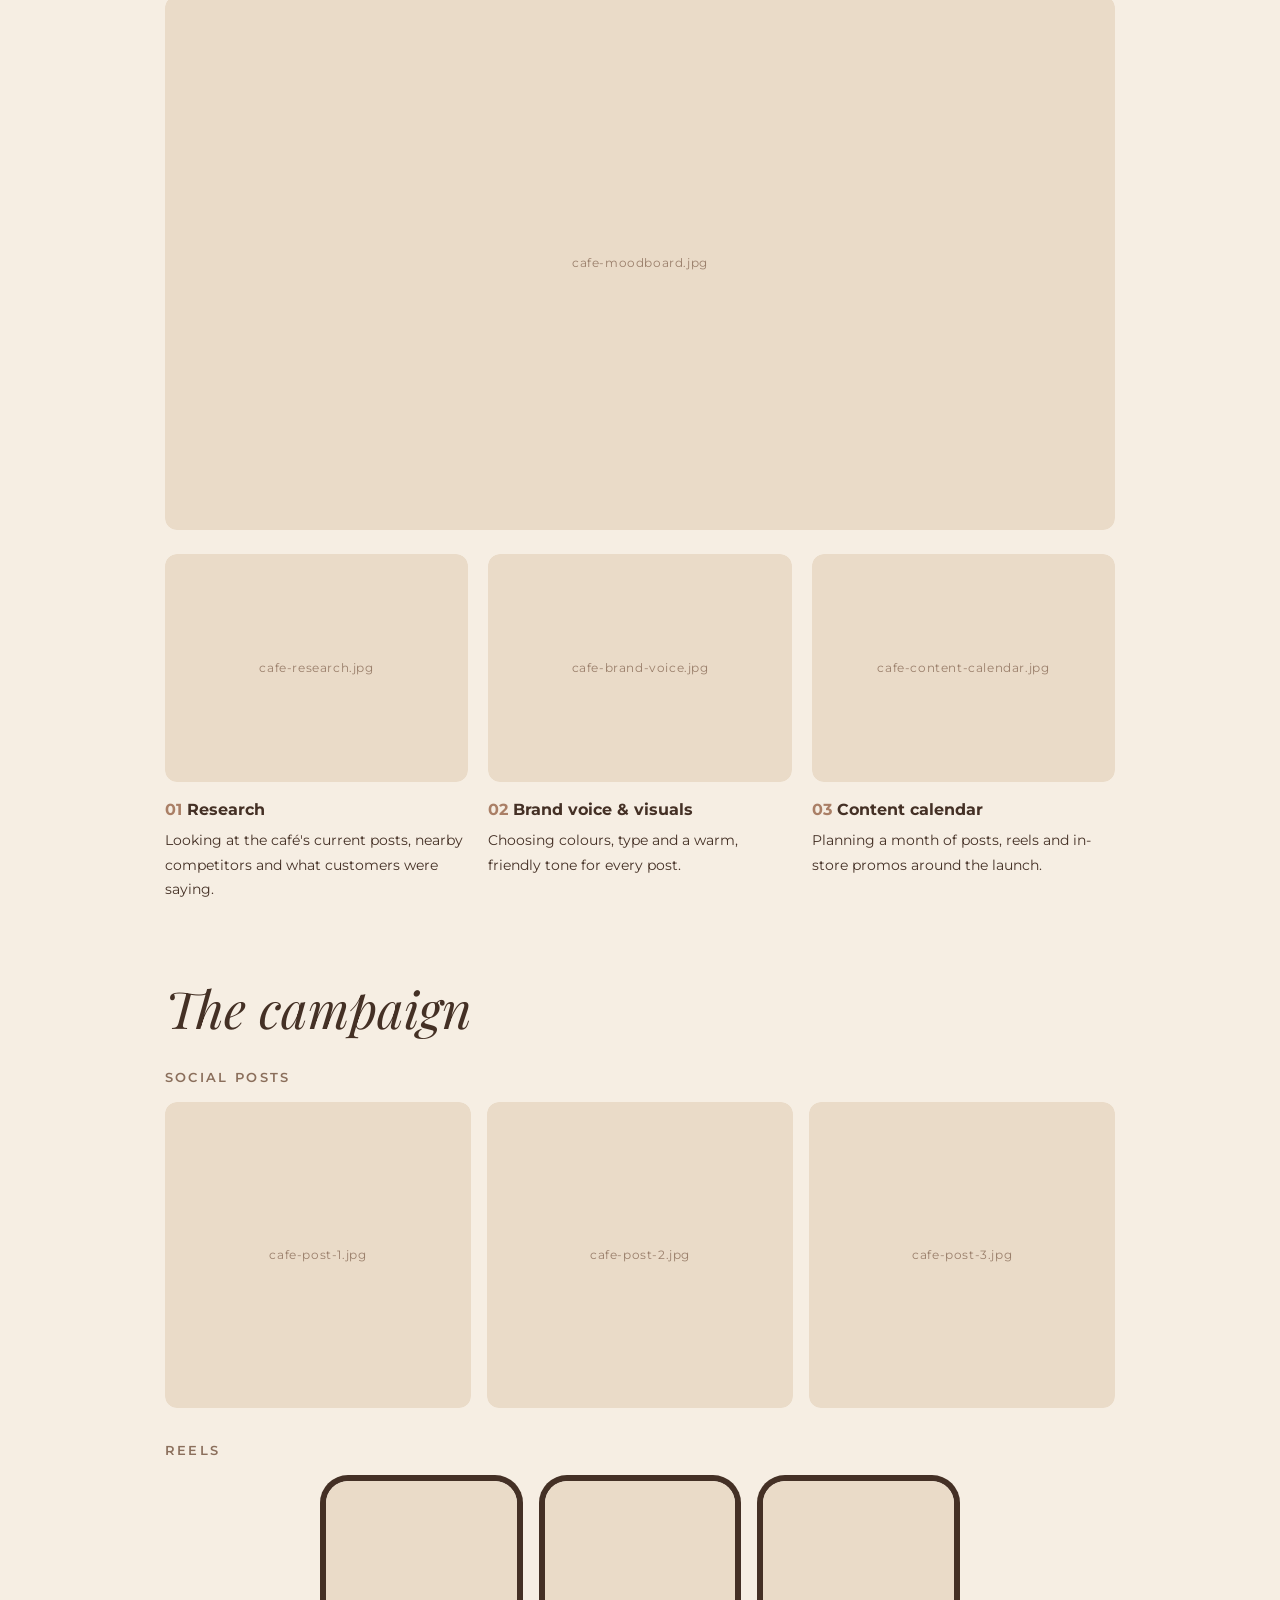
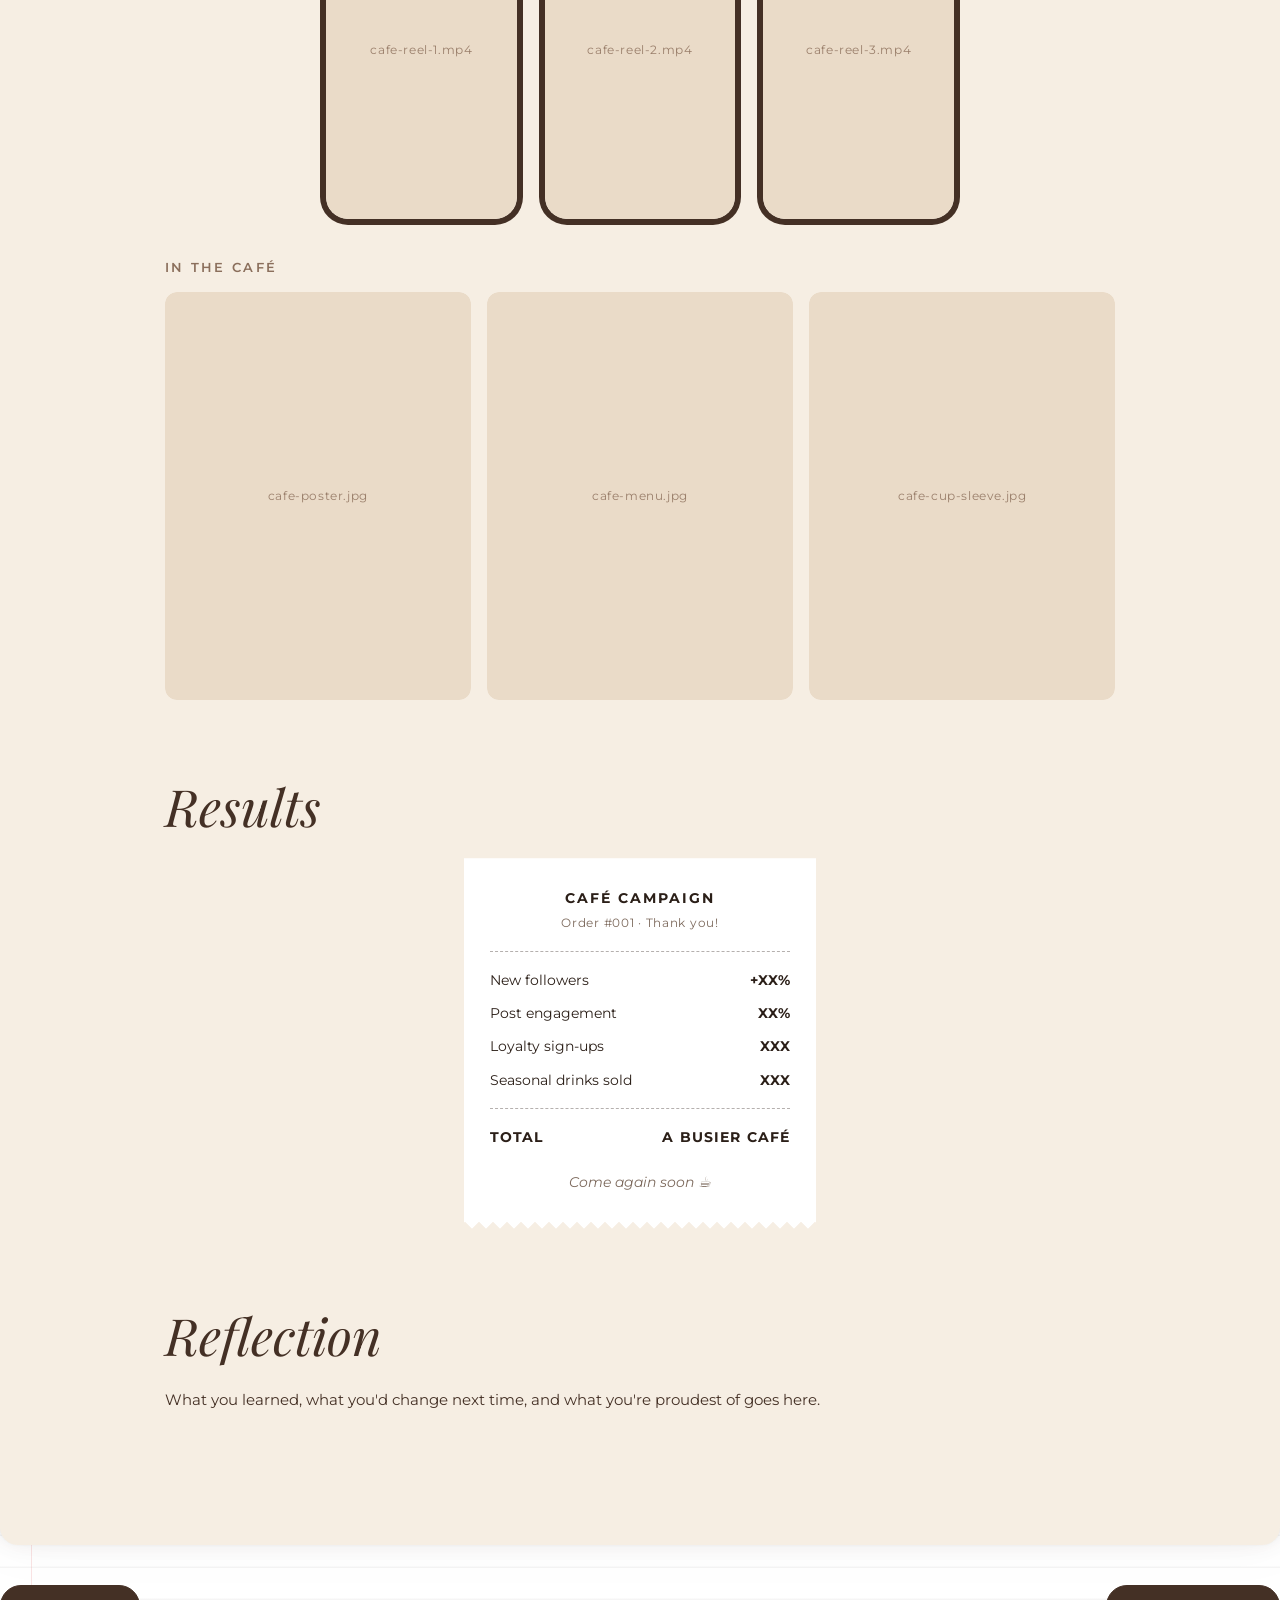
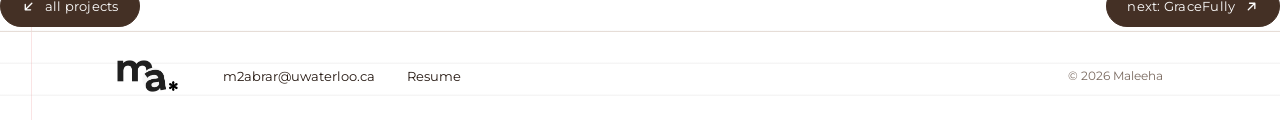
<file: project-three.html>
<!DOCTYPE html>
<html lang="en">
<head>
  <meta charset="UTF-8" />
  <meta name="viewport" content="width=device-width, initial-scale=1" />
  <title>Café Campaign</title>
  <meta name="description" content="A marketing campaign for a local café: social content, a seasonal launch and in-store design." />
  <link rel="icon" href="favicon.ico" sizes="48x48" />
  <link rel="icon" type="image/png" sizes="32x32" href="assets/icons/favicon-32.png" />
  <link rel="icon" type="image/png" sizes="16x16" href="assets/icons/favicon-16.png" />
  <link rel="icon" type="image/png" sizes="192x192" href="assets/icons/favicon-192.png" />
  <link rel="apple-touch-icon" href="assets/icons/apple-touch-icon.png" />

  <link rel="preconnect" href="https://fonts.googleapis.com" />
  <link rel="preconnect" href="https://fonts.gstatic.com" crossorigin />
  <link href="https://fonts.googleapis.com/css2?family=Montserrat:ital,wght@0,300..900;1,300..900&amp;family=Playfair+Display:ital,wght@0,400..900;1,400..900&amp;display=swap" rel="stylesheet" />

  <link rel="stylesheet" href="css/styles.css" />
</head>
<body class="page-case">
  <svg width="0" height="0" style="position:absolute" aria-hidden="true" focusable="false">
    <symbol id="i-arrow" viewBox="0 0 16 16">
      <path d="M4 12 L12 4 M5.5 4 H12 V10.5" fill="none" stroke="currentColor" stroke-width="1.6" stroke-linecap="round" stroke-linejoin="round" />
    </symbol>
  </svg>

  <!-- ============ HEADER ============ -->
  <header class="site-header" id="siteHeader">
    <div class="header-inner">
      <a class="brand" href="index.html" aria-label="Maleeha — home">
        <img src="assets/logo.png" alt="ma* logo" width="1828" height="958" decoding="async" />
      </a>

      <nav class="nav" id="siteNav" aria-label="Main">
        <a class="nav-link" href="index.html">Home</a>
        <a class="nav-link" href="about.html">About</a>
        <a class="nav-link" href="workspace.html">Workspace</a>
      </nav>

      <a class="btn-resume" href="https://drive.google.com/file/d/1xwsBr7N85AedDljHBGZ7jFOFJqkECKXu/view?usp=sharing" target="_blank" rel="noopener">
        <span>Resume</span>
        <svg class="ico" aria-hidden="true"><use href="#i-arrow" /></svg>
      </a>

      <button class="menu-btn" id="menuBtn" aria-expanded="false" aria-controls="siteNav">
        <span class="menu-lines" aria-hidden="true"></span>
        <span class="sr-only">Menu</span>
      </button>
    </div>
  </header>

  <main id="top">
    <!-- ============ HERO — same title style as the other pages ============ -->
    <section class="hero hero--about" aria-labelledby="caseTitle">
      <div class="hero-inner">
        <div class="hero-copy">
          <div class="at-wrap">
            <!-- back to the project folders on the home page; lines up with the title -->
            <a class="case-back" href="index.html#projects">
              <svg viewBox="0 0 48 24" aria-hidden="true"><path d="M45 12 H5" /><path d="M12.5 4.5 L5 12 L12.5 19.5" /></svg>
              <span>back to projects</span>
            </a>
            <h1 class="hero-title hero-title--serif case-h" id="caseTitle" aria-label="Café Campaign case study">
              <span class="h-name" aria-hidden="true">case study:</span>
              <span class="h-port" aria-hidden="true"><span class="pf">Café Campaign</span></span>
            </h1>
            <ul class="at-tags case-tags" aria-label="What this project covers"><li>Marketing</li><li>Social media</li><li>Branding</li><li>Content creation</li></ul>
          </div>

          <!-- invisible copy of the home page's paper so the title lands in the same spot; only the arrow shows -->
          <div class="notecard-wrap at-ghost">
            <div class="notecard">
              <p class="nc-lead" aria-hidden="true">&nbsp;</p>
              <p class="nc-rotator" aria-hidden="true"><span class="nc-word">&nbsp;</span></p>
              <a class="nc-arrow" href="#overview" aria-label="Scroll down to the case study">
                <svg viewBox="0 0 24 48" aria-hidden="true">
                  <path d="M12 3 V43" />
                  <path d="M4.5 35.5 L12 43 L19.5 35.5" />
                </svg>
              </a>
            </div>
          </div>
        </div>
      </div>
    </section>

    <!-- ============ THE CASE STUDY — a café marketing campaign, laid out like a café menu ============
         PLACEHOLDER: everything here is sample text for you to replace with the real project.
         Grey boxes are images to collect (file name inside each). -->
    <section class="workspace ws-page" aria-label="Café Campaign case study">
      <div class="cabinet">

        <article class="folder folder--cf folder--static is-open is-settled" id="overview" data-align="left">
          <div class="folder-tab-row"><div class="folder-tab"><span class="tab-name">Café Campaign</span></div></div>
          <div class="folder-body"><div class="folder-reveal"><div class="folder-reveal-inner">
            <div class="cf">

              <!-- café sign: logo + tagline -->
              <header class="cf-sign">
                <p class="cf-kicker">Freshly brewed</p>
                <div class="cf-logo"><span class="ph"><span class="ph-label">cafe-logo.png</span></span></div>
                <p class="cf-tagline">Your café's tagline goes here</p>
              </header>

              <!-- overview + details -->
              <section class="cf-sec cf-overview">
                <div>
                  <p class="cf-label">Overview</p>
                  <p class="cf-lede">A short line about the café and what the campaign set out to do goes here.</p>
                  <p>Describe the café, who it serves and why it needed marketing: a new opening, a slow season, a new menu or a push to grow its following online. Then sum up what you made and how it helped.</p>
                </div>
                <dl class="cf-meta">
                  <div><dt>Role</dt><dd>Marketing &amp; content designer</dd></div>
                  <div><dt>Tools</dt><dd>Canva, Adobe Photoshop, Instagram, TikTok</dd></div>
                  <div><dt>Timeline</dt><dd>Year</dd></div>
                  <div><dt>Deliverables</dt><dd>Social posts, reels, posters, menu, cup sleeve</dd></div>
                </dl>
              </section>

              <!-- the goal, on a caramel card -->
              <section class="cf-goal">
                <p class="cf-label">The goal</p>
                <p class="cf-goal-q">How might we bring more regulars through the door and build a following that keeps them coming back?</p>
              </section>

              <!-- who it's for -->
              <section class="cf-sec">
                <h2 class="cf-h">Who it's for</h2>
                <ul class="cf-cards">
                  <li><p class="cf-label">Audience 01</p><h3>Students &amp; remote workers</h3><p>Looking for a cozy place to study or work, good Wi-Fi and a reason to stay for a second coffee.</p></li>
                  <li><p class="cf-label">Audience 02</p><h3>Neighbourhood regulars</h3><p>Value a friendly, familiar spot, local events and treats they can't get at a chain.</p></li>
                </ul>
              </section>

              <!-- the strategy, written like a café menu (draft: replace with the real plan) -->
              <section class="cf-sec">
                <h2 class="cf-h">On the menu</h2>
                <p class="cf-text">The campaign, broken down like a menu: what we served, and where.</p>
                <div class="cf-menu">
                  <p class="cf-menu-title">Campaign menu</p>
                  <ul>
                    <li><b>Social content</b><span class="cf-dots" aria-hidden="true"></span><i>Instagram &amp; TikTok</i><small>Behind-the-counter reels, latte art and weekly specials.</small></li>
                    <li><b>Seasonal launch</b><span class="cf-dots" aria-hidden="true"></span><i>In store &amp; online</i><small>A limited-time drink with its own posters and posts.</small></li>
                    <li><b>Loyalty card</b><span class="cf-dots" aria-hidden="true"></span><i>At the counter</i><small>Buy nine, get the tenth free, to turn visitors into regulars.</small></li>
                    <li><b>Local partners</b><span class="cf-dots" aria-hidden="true"></span><i>Community</i><small>Pop-ups and shout-outs with nearby businesses.</small></li>
                  </ul>
                </div>
              </section>

              <!-- process -->
              <section class="cf-sec">
                <h2 class="cf-h">Process</h2>
                <div class="cf-shot cf-shot--wide"><span class="ph"><span class="ph-label">cafe-moodboard.jpg</span></span></div>
                <ol class="cf-steps">
                  <li><div class="cf-shot"><span class="ph"><span class="ph-label">cafe-research.jpg</span></span></div><h3>Research</h3><p>Looking at the café's current posts, nearby competitors and what customers were saying.</p></li>
                  <li><div class="cf-shot"><span class="ph"><span class="ph-label">cafe-brand-voice.jpg</span></span></div><h3>Brand voice &amp; visuals</h3><p>Choosing colours, type and a warm, friendly tone for every post.</p></li>
                  <li><div class="cf-shot"><span class="ph"><span class="ph-label">cafe-content-calendar.jpg</span></span></div><h3>Content calendar</h3><p>Planning a month of posts, reels and in-store promos around the launch.</p></li>
                </ol>
              </section>

              <!-- the campaign -->
              <section class="cf-sec">
                <h2 class="cf-h">The campaign</h2>
                <h3 class="cf-sub">Social posts</h3>
                <div class="cf-grid cf-grid--3">
                  <div class="cf-shot cf-shot--square"><span class="ph"><span class="ph-label">cafe-post-1.jpg</span></span></div>
                  <div class="cf-shot cf-shot--square"><span class="ph"><span class="ph-label">cafe-post-2.jpg</span></span></div>
                  <div class="cf-shot cf-shot--square"><span class="ph"><span class="ph-label">cafe-post-3.jpg</span></span></div>
                </div>
                <h3 class="cf-sub">Reels</h3>
                <div class="cf-grid cf-grid--3 cf-grid--reels">
                  <div class="cf-shot cf-shot--reel"><span class="ph"><span class="ph-label">cafe-reel-1.mp4</span></span></div>
                  <div class="cf-shot cf-shot--reel"><span class="ph"><span class="ph-label">cafe-reel-2.mp4</span></span></div>
                  <div class="cf-shot cf-shot--reel"><span class="ph"><span class="ph-label">cafe-reel-3.mp4</span></span></div>
                </div>
                <h3 class="cf-sub">In the café</h3>
                <div class="cf-grid cf-grid--3">
                  <div class="cf-shot cf-shot--tall"><span class="ph"><span class="ph-label">cafe-poster.jpg</span></span></div>
                  <div class="cf-shot cf-shot--tall"><span class="ph"><span class="ph-label">cafe-menu.jpg</span></span></div>
                  <div class="cf-shot cf-shot--tall"><span class="ph"><span class="ph-label">cafe-cup-sleeve.jpg</span></span></div>
                </div>
              </section>

              <!-- results, as a café receipt (placeholder numbers) -->
              <section class="cf-sec">
                <h2 class="cf-h">Results</h2>
                <div class="cf-receipt">
                  <p class="cf-receipt-head">Café Campaign<br /><small>Order #001 &middot; Thank you!</small></p>
                  <ul>
                    <li><span>New followers</span><b>+XX%</b></li>
                    <li><span>Post engagement</span><b>XX%</b></li>
                    <li><span>Loyalty sign-ups</span><b>XXX</b></li>
                    <li><span>Seasonal drinks sold</span><b>XXX</b></li>
                  </ul>
                  <p class="cf-receipt-total"><span>Total</span><b>A busier café</b></p>
                  <p class="cf-receipt-foot">Come again soon &#9749;</p>
                </div>
              </section>

              <section class="cf-sec">
                <h2 class="cf-h">Reflection</h2>
                <p class="cf-text">What you learned, what you'd change next time, and what you're proudest of goes here.</p>
              </section>

            </div>
          </div></div></div>
        </article>

        <!-- under the case study: back to all projects (left) and the next case study (right) -->
        <nav class="case-nav" aria-label="More case studies">
          <a class="btn btn-ink case-nav-back" href="index.html#projects"><svg class="ico" aria-hidden="true"><use href="#i-arrow" /></svg> all projects</a>
          <a class="btn btn-ink" href="gracefully.html">next: GraceFully <svg class="ico" aria-hidden="true"><use href="#i-arrow" /></svg></a>
        </nav>

      </div>
    </section>
  </main>

  <!-- ============ FOOTER ============ -->
  <footer class="site-footer">
    <div class="footer-inner">
      <a class="brand brand--footer" href="#top" aria-label="Back to top">
        <img src="assets/logo.png" alt="ma* logo" width="1828" height="958" decoding="async" loading="lazy" />
      </a>
      <ul class="footer-links">
        <li><a href="mailto:m2abrar@uwaterloo.ca">m2abrar@uwaterloo.ca</a></li>
        <li><a href="https://drive.google.com/file/d/1xwsBr7N85AedDljHBGZ7jFOFJqkECKXu/view?usp=sharing" target="_blank" rel="noopener">Resume</a></li>
      </ul>
      <span class="footer-copy">© <span id="year">2026</span> Maleeha</span>
    </div>
  </footer>

  <script src="js/main.js"></script>
</body>
</html>
</file>
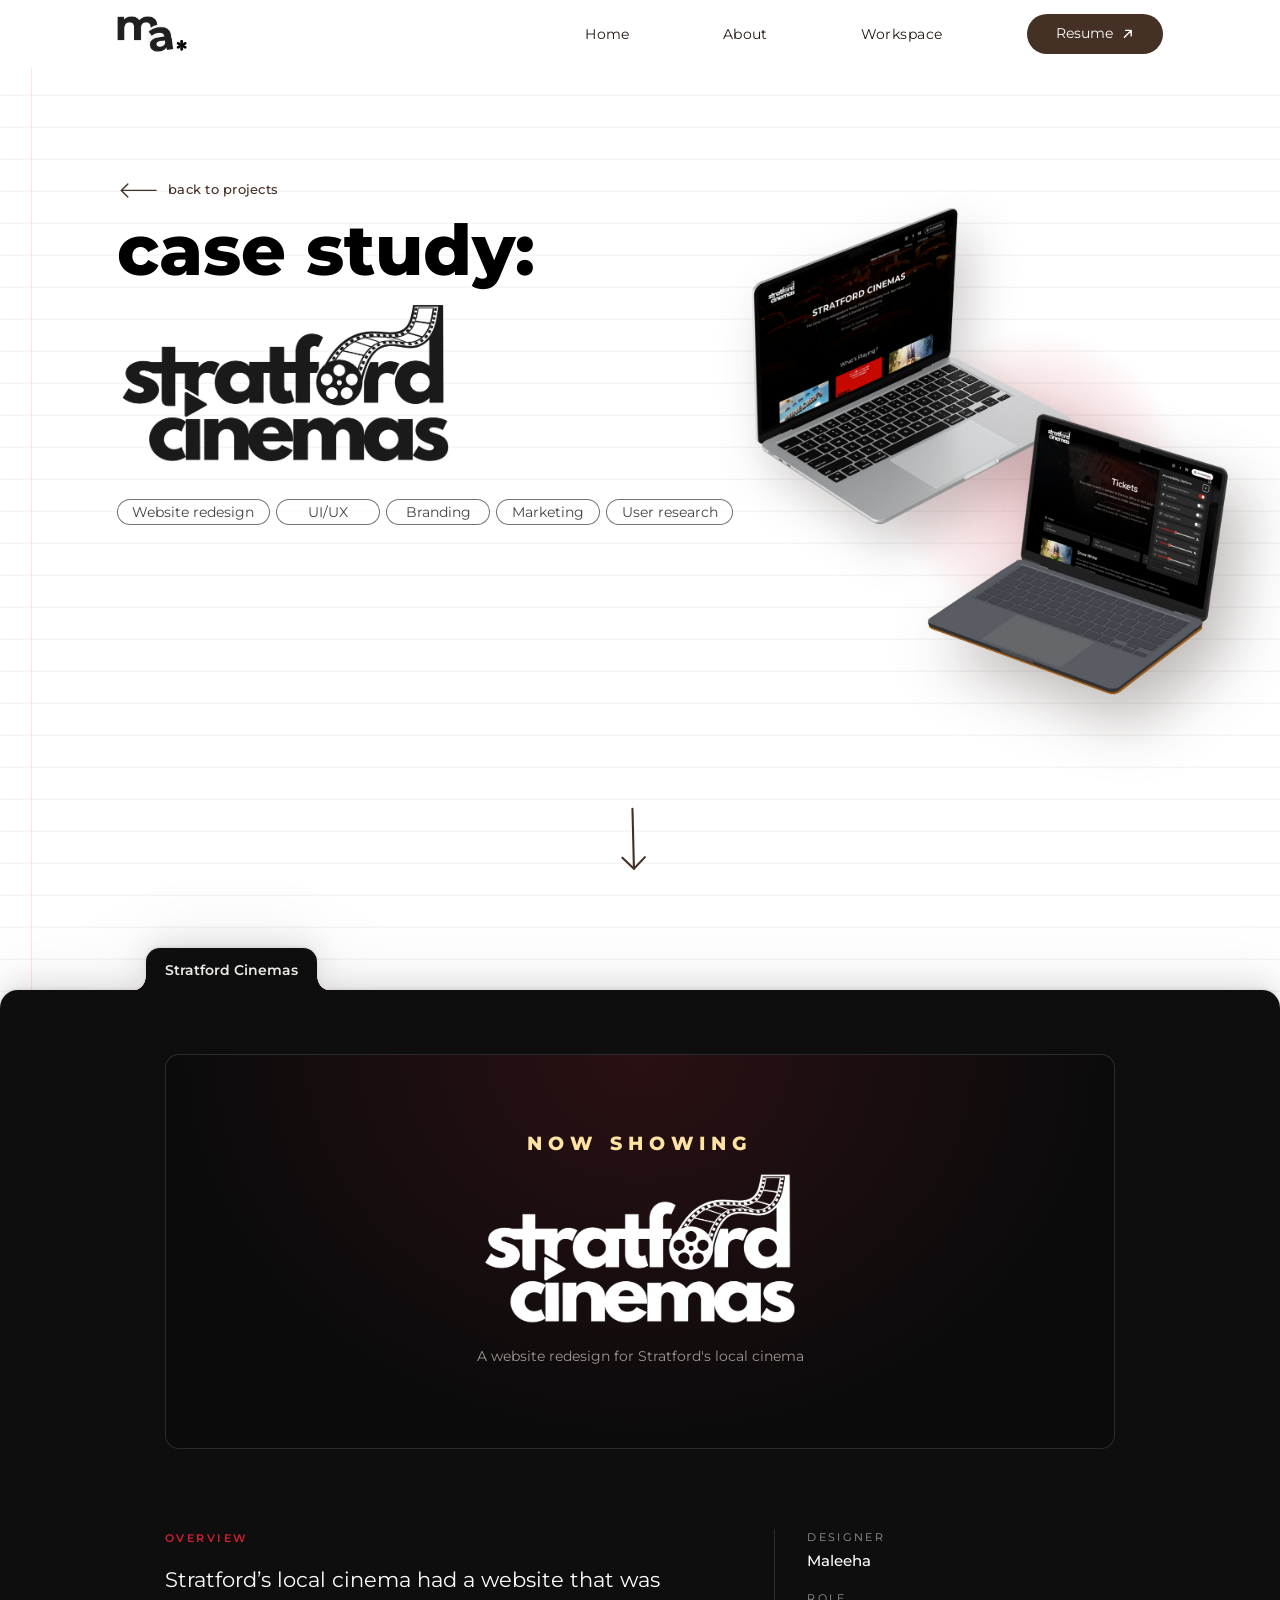
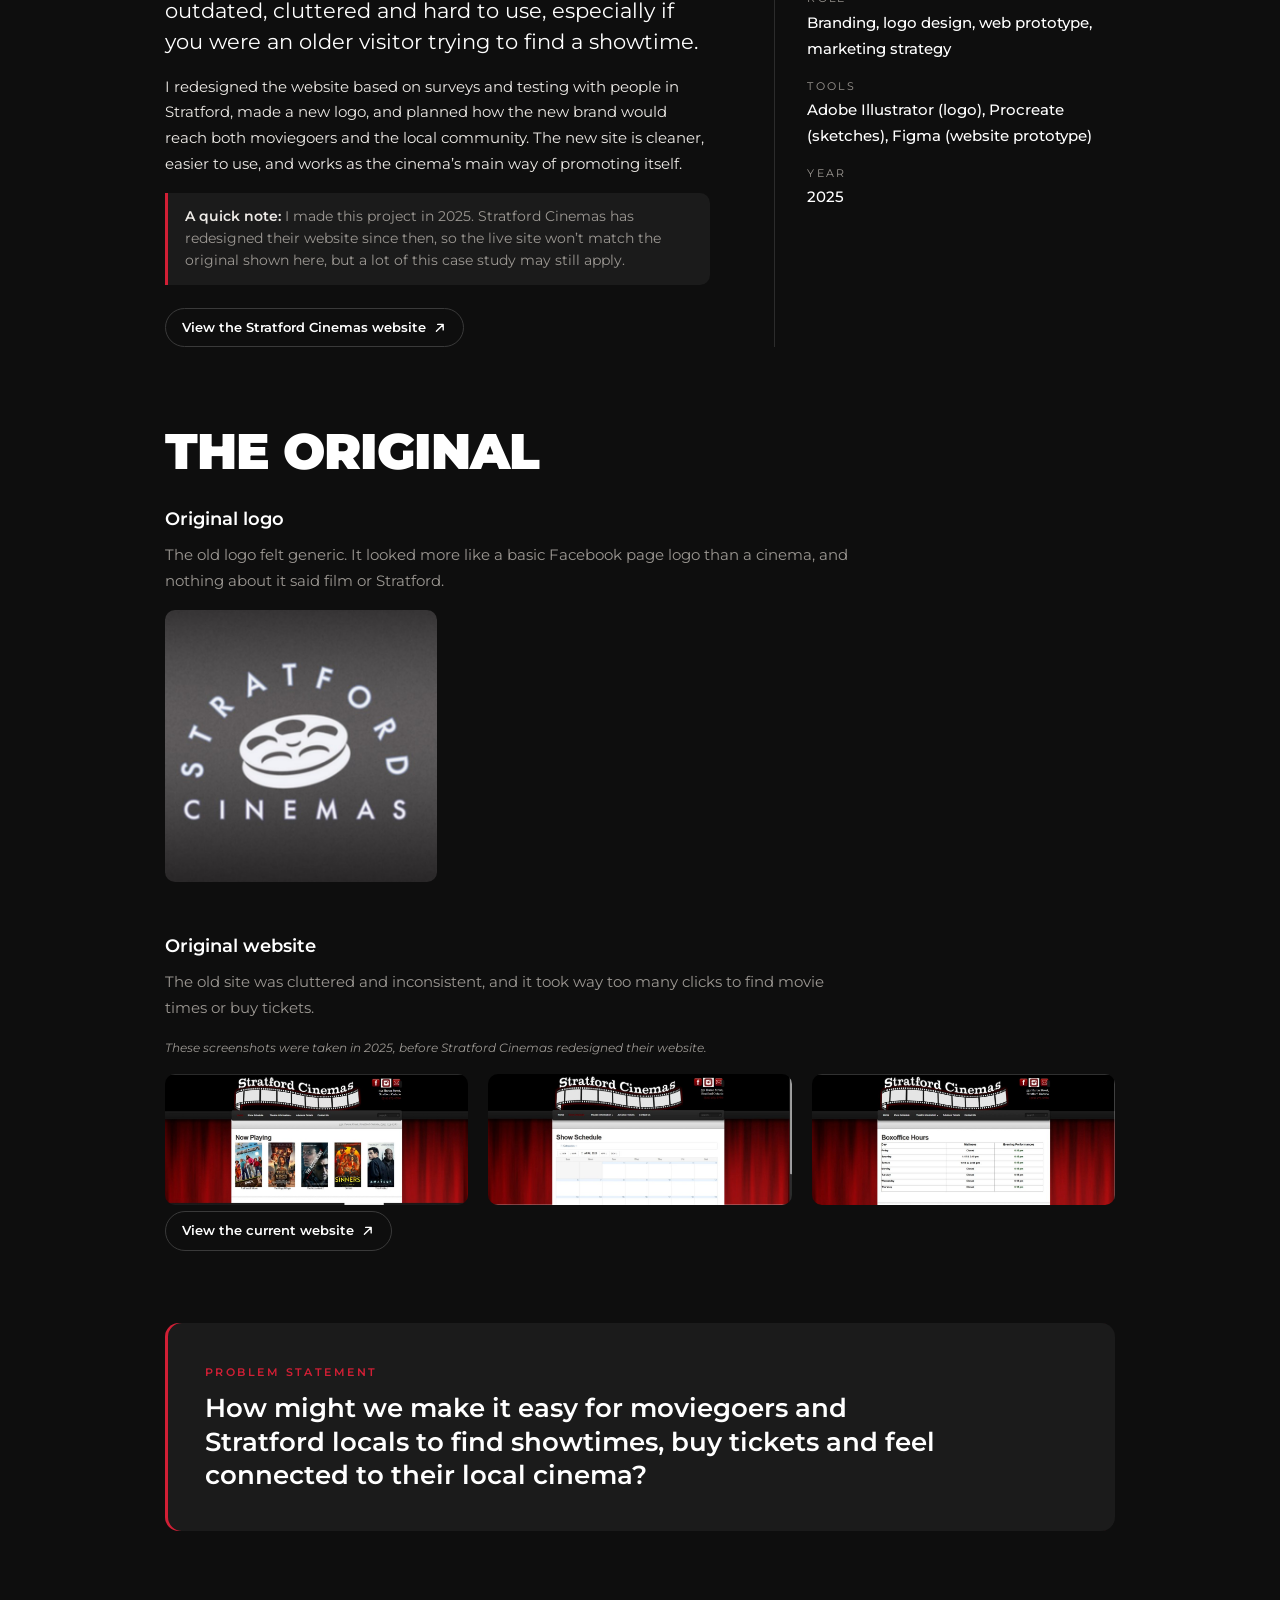
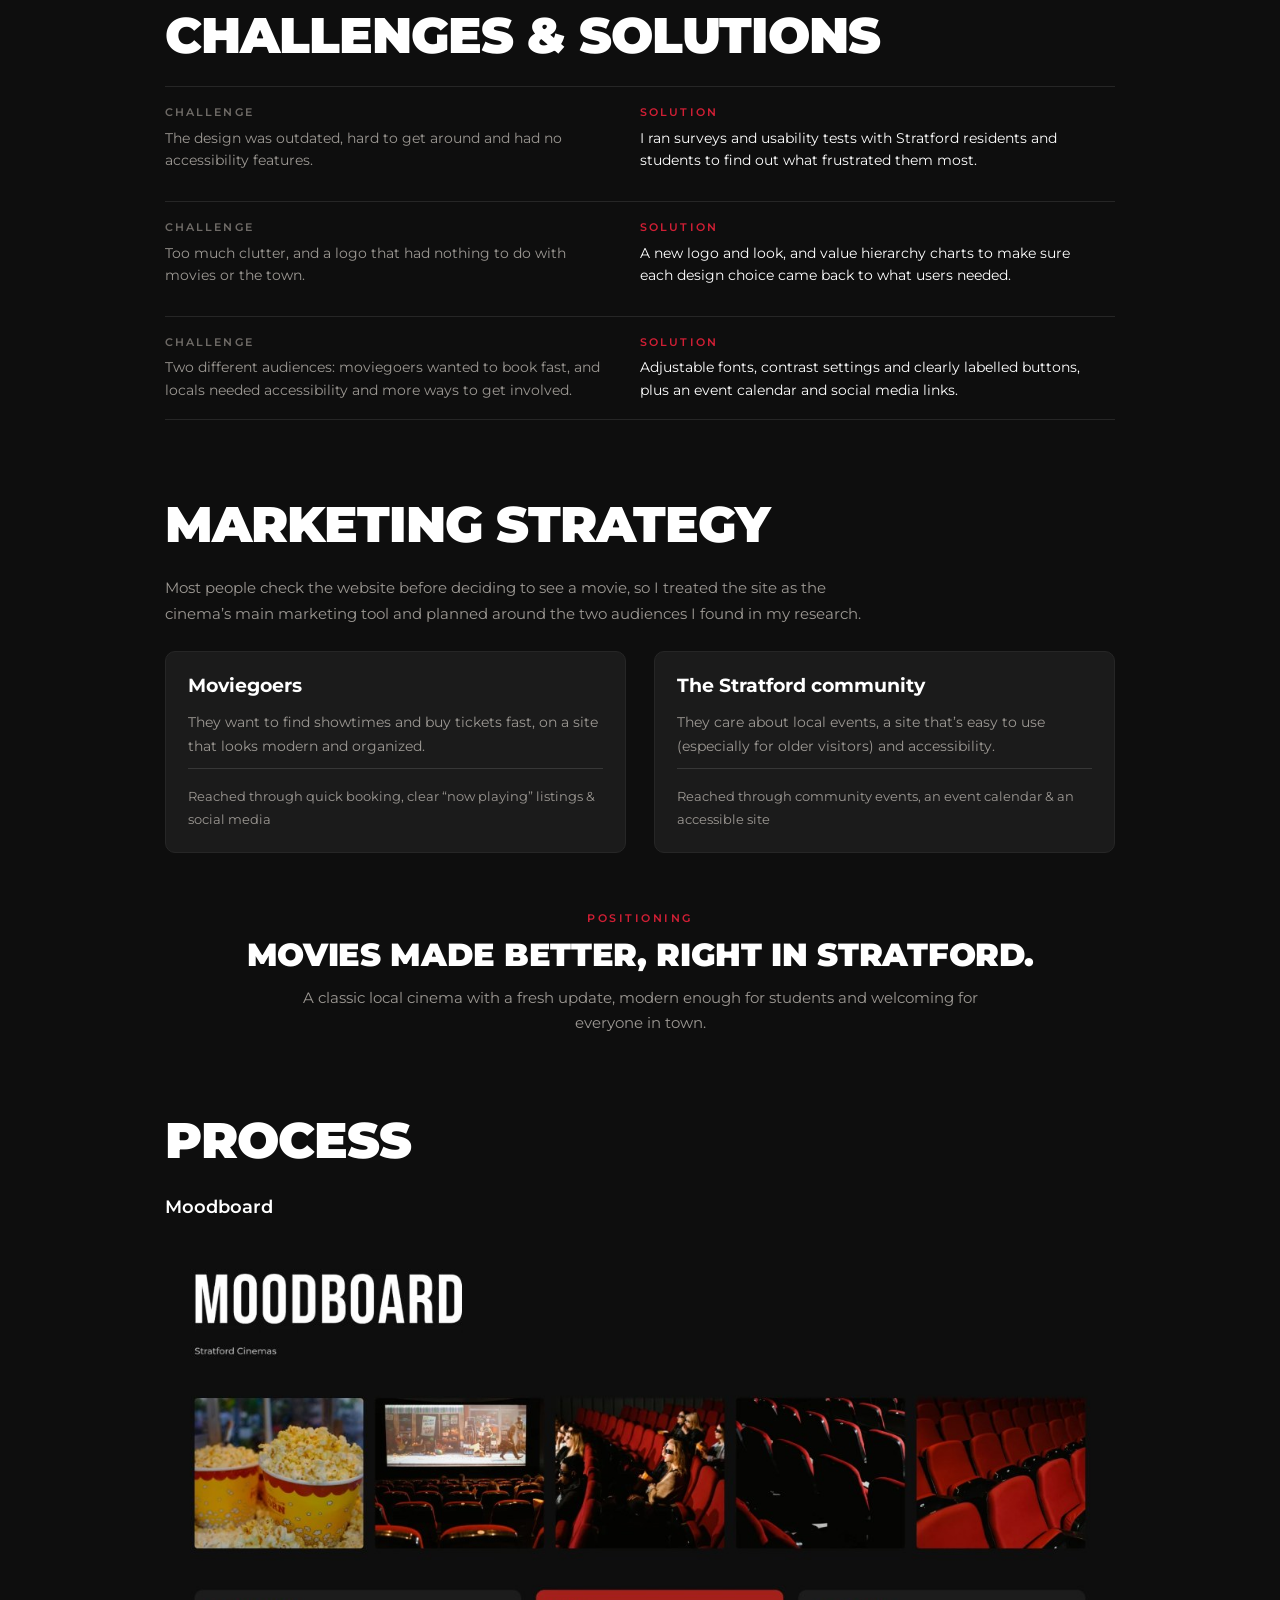
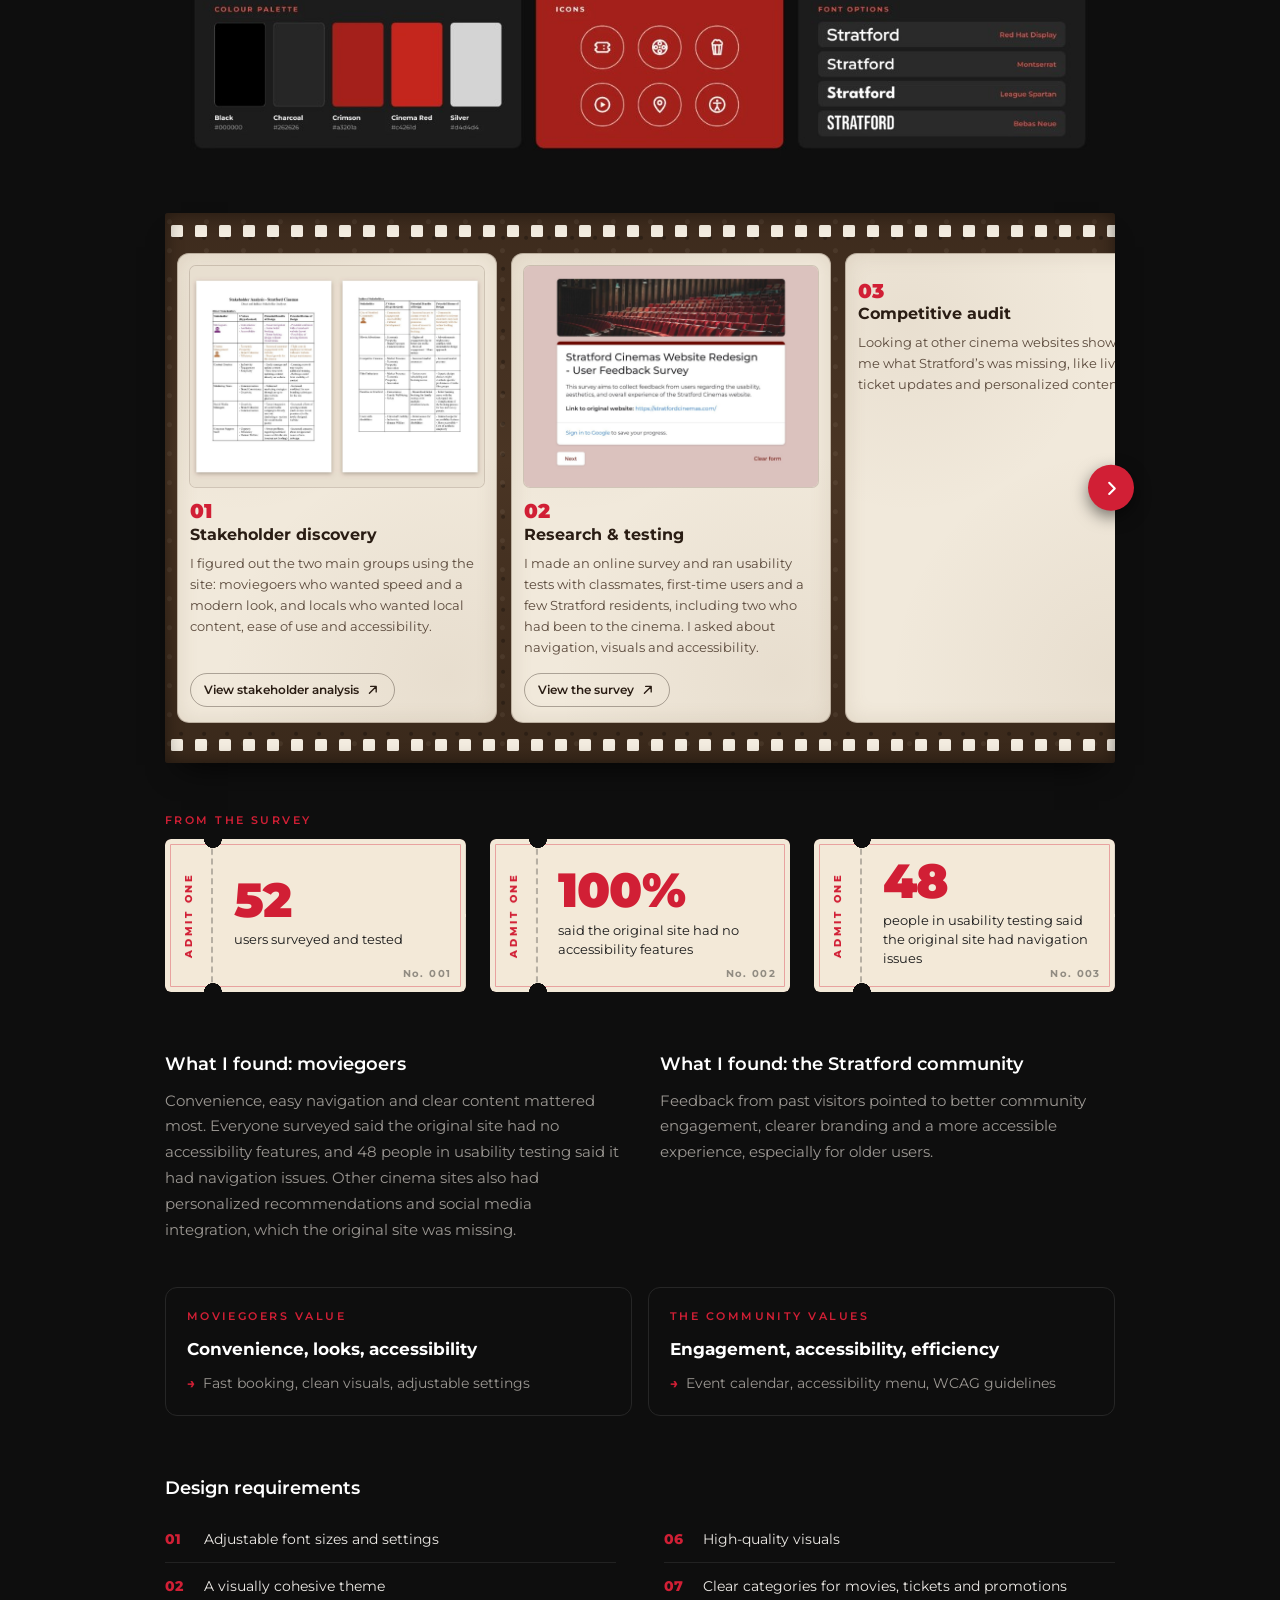
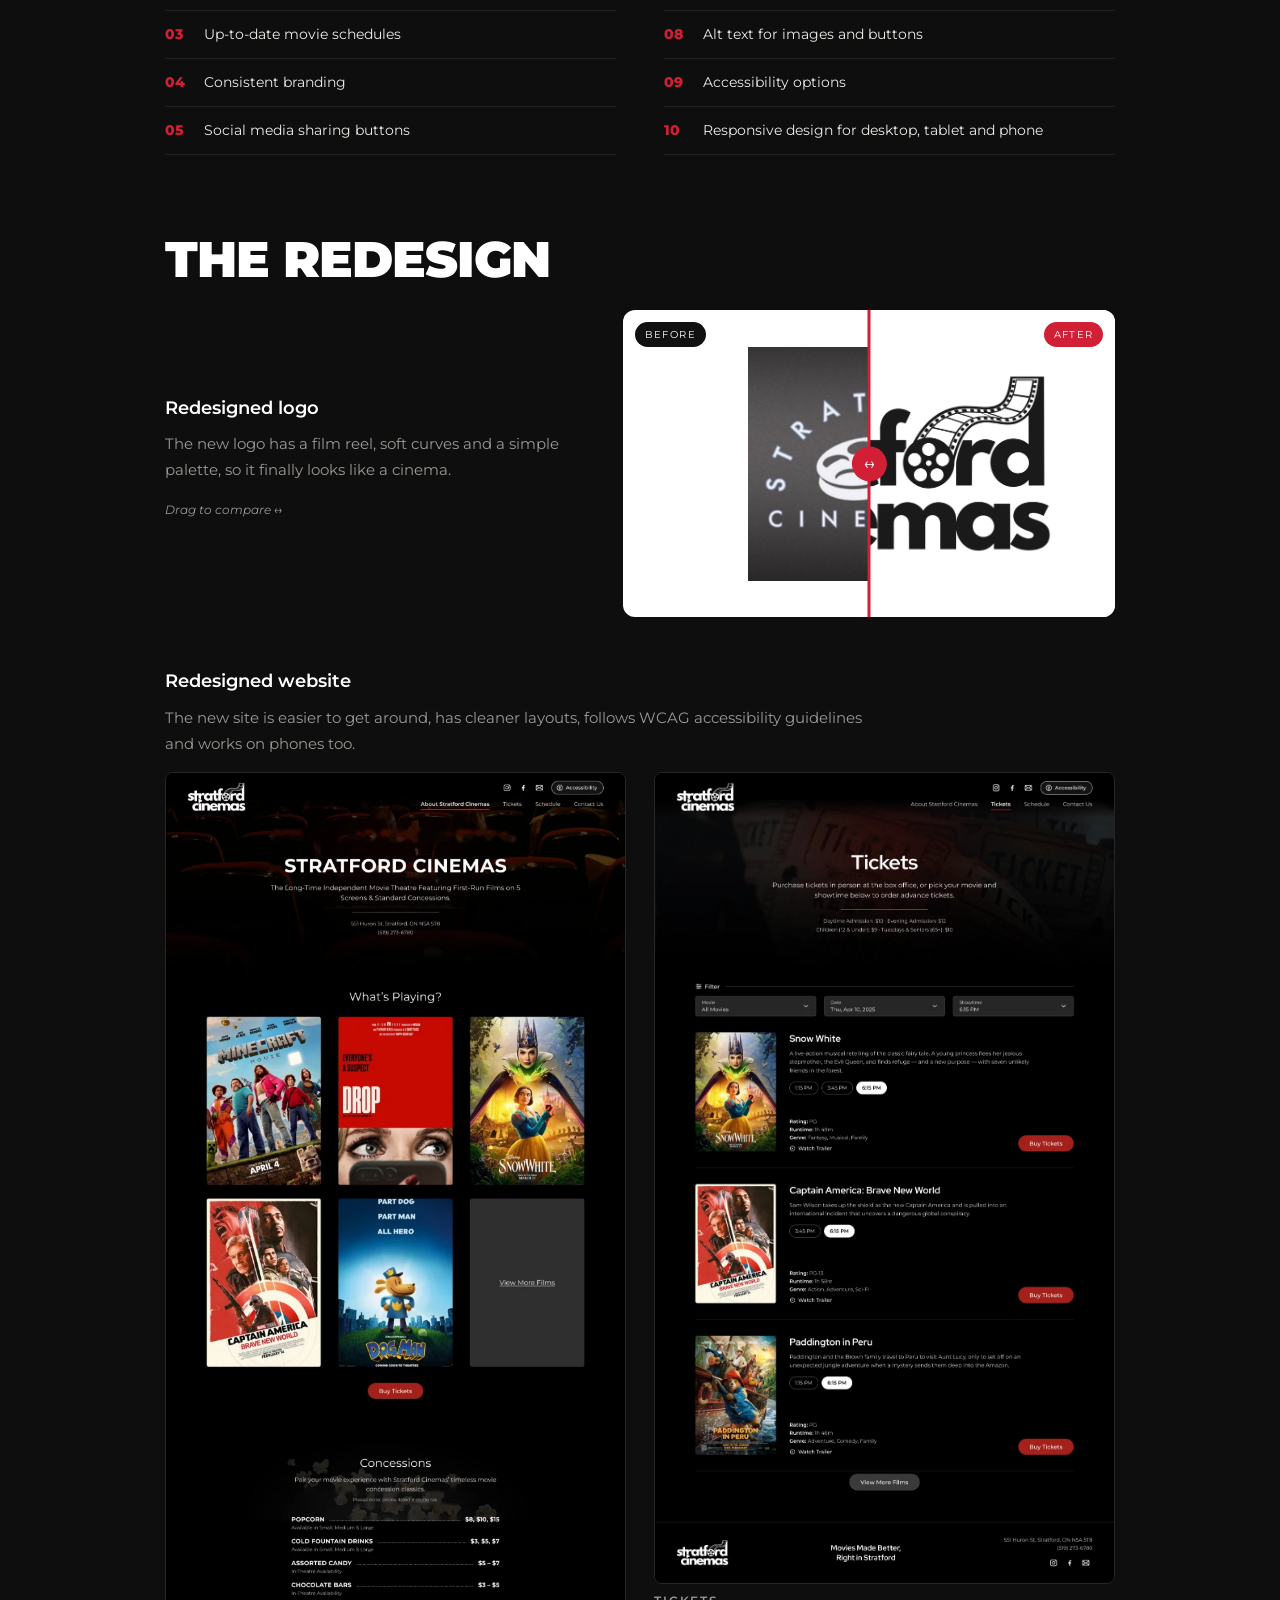
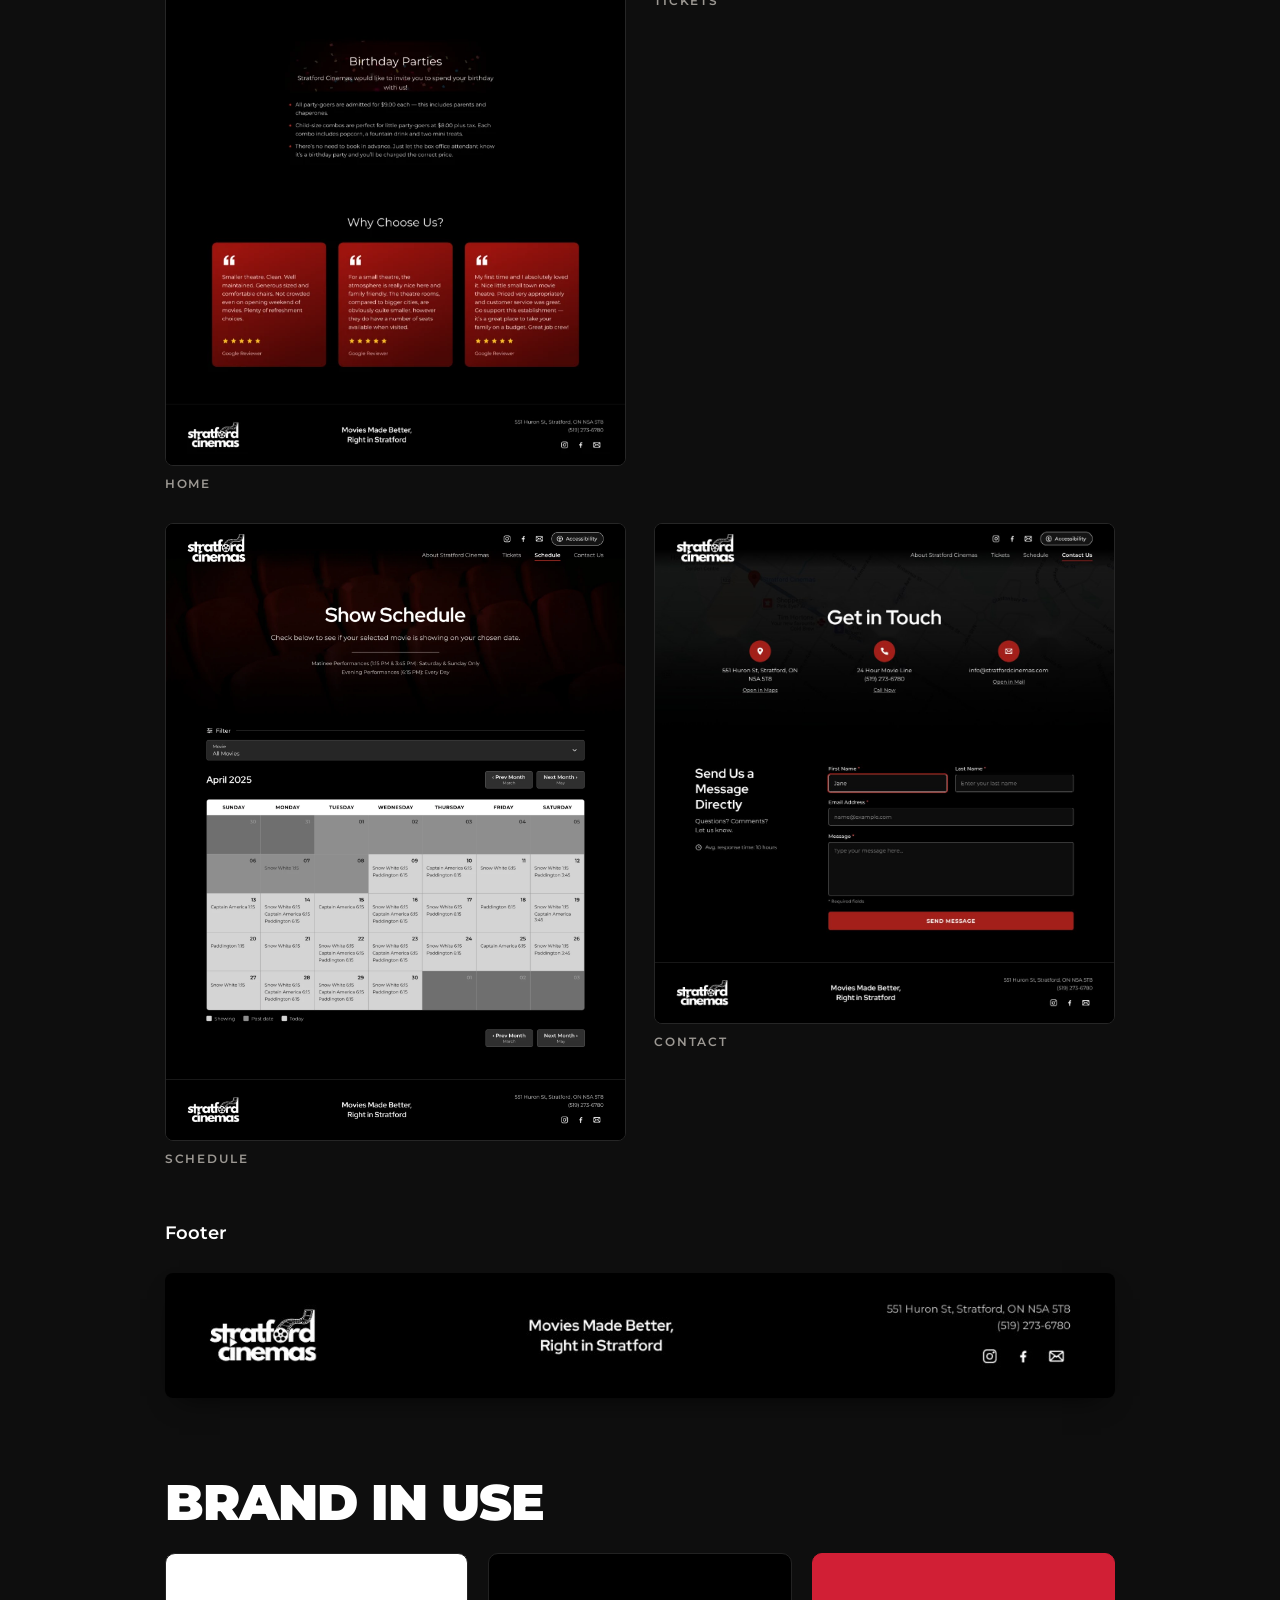
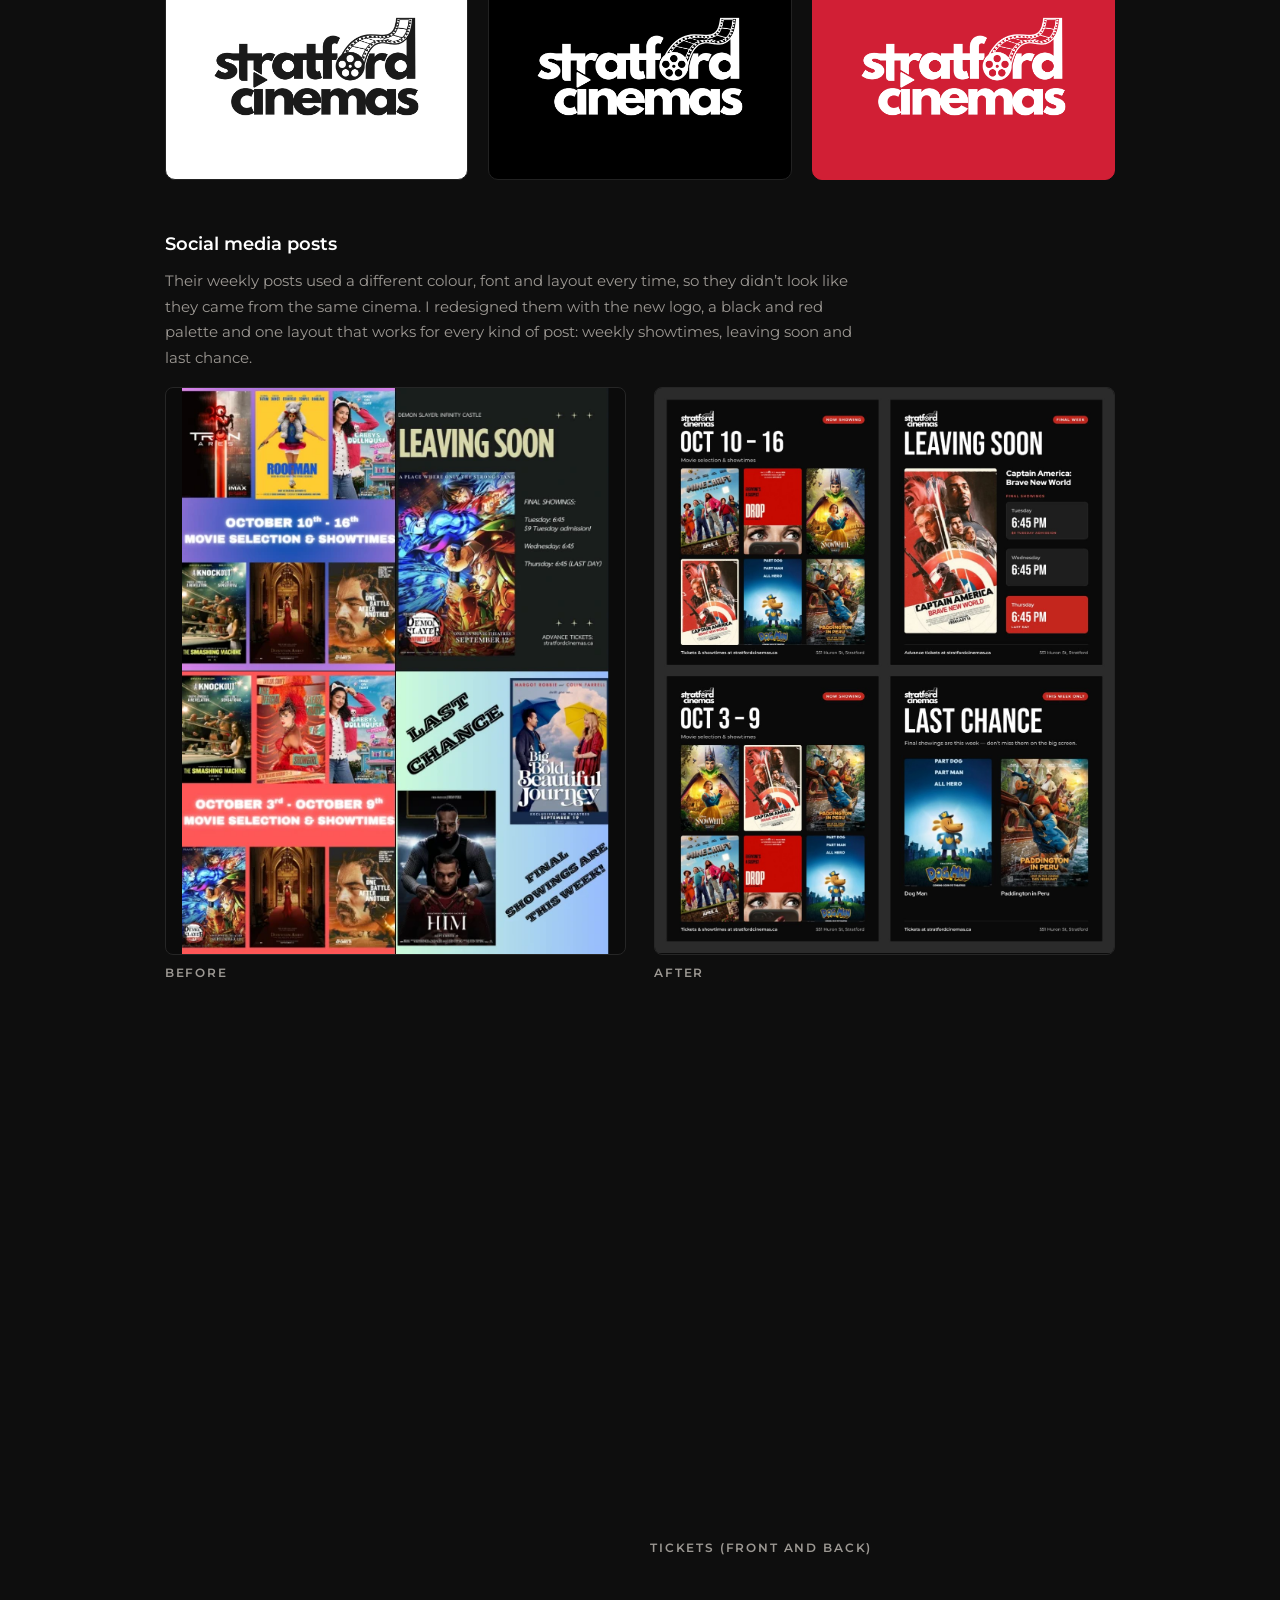
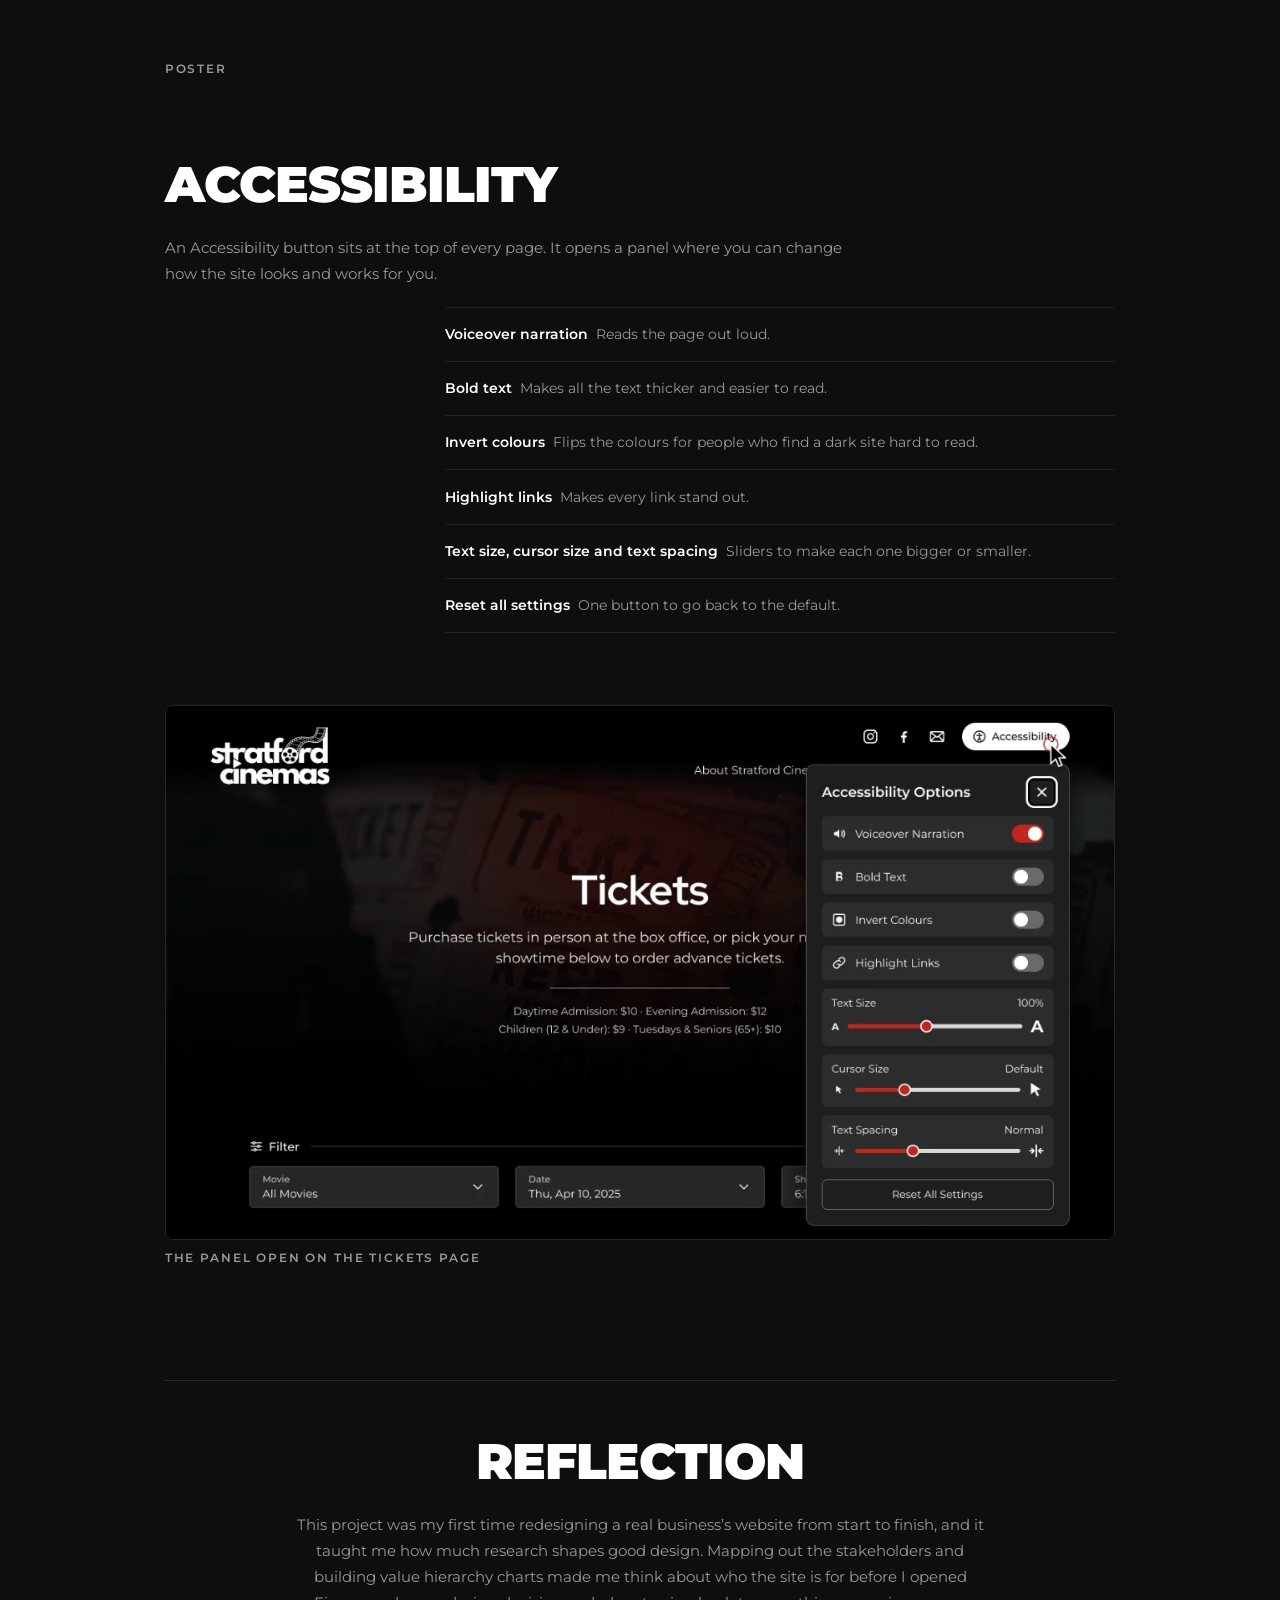
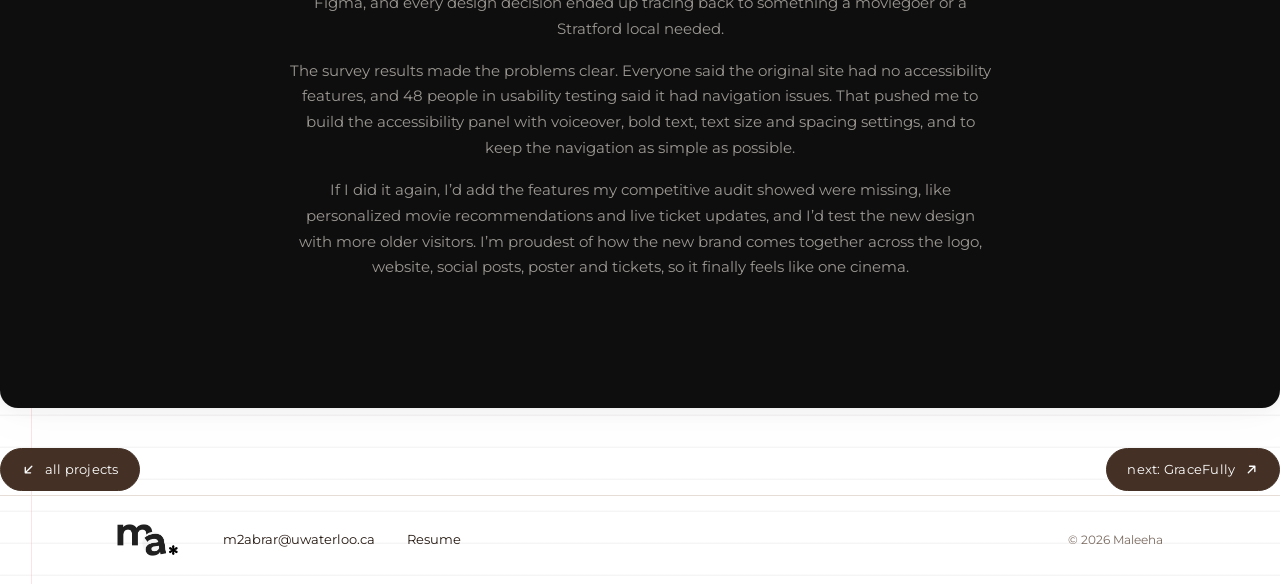
<file: stratford.html>
<!DOCTYPE html>
<html lang="en">
<head>
  <meta charset="UTF-8" />
  <meta name="viewport" content="width=device-width, initial-scale=1" />
  <title>Stratford</title>
  <meta name="description" content="How user research and a cleaner ticket flow reshaped a local cinema&#8217;s website." />
  <link rel="icon" href="favicon.ico" sizes="48x48" />
  <link rel="icon" type="image/png" sizes="32x32" href="assets/icons/favicon-32.png" />
  <link rel="icon" type="image/png" sizes="16x16" href="assets/icons/favicon-16.png" />
  <link rel="icon" type="image/png" sizes="192x192" href="assets/icons/favicon-192.png" />
  <link rel="apple-touch-icon" href="assets/icons/apple-touch-icon.png" />

  <link rel="preconnect" href="https://fonts.googleapis.com" />
  <link rel="preconnect" href="https://fonts.gstatic.com" crossorigin />
  <link href="https://fonts.googleapis.com/css2?family=Montserrat:ital,wght@0,300..900;1,300..900&amp;display=swap" rel="stylesheet" />

  <link rel="stylesheet" href="css/styles.css" />
</head>
<body class="page-case">
  <svg width="0" height="0" style="position:absolute" aria-hidden="true" focusable="false">
    <symbol id="i-arrow" viewBox="0 0 16 16">
      <path d="M4 12 L12 4 M5.5 4 H12 V10.5" fill="none" stroke="currentColor" stroke-width="1.6" stroke-linecap="round" stroke-linejoin="round" />
    </symbol>
  </svg>

  <!-- ============ HEADER ============ -->
  <header class="site-header" id="siteHeader">
    <div class="header-inner">
      <a class="brand" href="index.html" aria-label="Maleeha — home">
        <img src="assets/logo.png" alt="ma* logo" width="1828" height="958" decoding="async" />
      </a>

      <nav class="nav" id="siteNav" aria-label="Main">
        <a class="nav-link" href="index.html">Home</a>
        <a class="nav-link" href="about.html">About</a>
        <a class="nav-link" href="workspace.html">Workspace</a>
      </nav>

      <a class="btn-resume" href="https://drive.google.com/file/d/1xwsBr7N85AedDljHBGZ7jFOFJqkECKXu/view?usp=sharing" target="_blank" rel="noopener">
        <span>Resume</span>
        <svg class="ico" aria-hidden="true"><use href="#i-arrow" /></svg>
      </a>

      <button class="menu-btn" id="menuBtn" aria-expanded="false" aria-controls="siteNav">
        <span class="menu-lines" aria-hidden="true"></span>
        <span class="sr-only">Menu</span>
      </button>
    </div>
  </header>

  <main id="top">
    <!-- ============ HERO — "case study" + the Stratford Cinemas logo, with the laptop prototype beside it ============ -->
    <section class="hero hero--about" aria-labelledby="caseTitle">
      <div class="hero-inner">
        <div class="hero-copy">
          <div class="at-wrap">
            <!-- back to the project folders on the home page; lines up with the title -->
            <a class="case-back" href="index.html#projects">
              <svg viewBox="0 0 48 24" aria-hidden="true"><path d="M45 12 H5" /><path d="M12.5 4.5 L5 12 L12.5 19.5" /></svg>
              <span>back to projects</span>
            </a>
            <h1 class="hero-title hero-title--serif case-h" id="caseTitle" aria-label="Stratford Cinemas case study">
              <span class="h-name" aria-hidden="true">case study:</span>
              <span class="h-port" aria-hidden="true"><img class="sc-wordmark" src="assets/stratford/new-logo-black.png" alt="" width="1419" height="707" decoding="async" /></span>
            </h1>
            <ul class="at-tags case-tags" aria-label="What this project covers"><li>Website redesign</li><li>UI/UX</li><li>Branding</li><li>Marketing</li><li>User research</li></ul>
          </div>

          <!-- two laptops beside the title, facing each other: tickets page + accessibility panel (back, upper left) and home page (front, lower right) -->
          <figure class="case-laptop-hero case-laptops">
            <img class="lp-tickets" src="assets/stratford/laptop-tickets.png" alt="The redesigned tickets page on a laptop, with the accessibility options panel open" width="1563" height="1563" decoding="async" />
            <img class="lp-home" src="assets/stratford/laptop.webp" alt="The redesigned Stratford Cinemas home page on a laptop" width="1563" height="1563" decoding="async" />
          </figure>

          <!-- invisible copy of the home page's paper so the title lands in the same spot; only the arrow shows -->
          <div class="notecard-wrap at-ghost">
            <div class="notecard">
              <p class="nc-lead" aria-hidden="true">&nbsp;</p>
              <p class="nc-rotator" aria-hidden="true"><span class="nc-word">&nbsp;</span></p>
              <a class="nc-arrow" href="#overview" aria-label="Scroll down to the case study">
                <svg viewBox="0 0 24 48" aria-hidden="true">
                  <path d="M12 3 V43" />
                  <path d="M4.5 35.5 L12 43 L19.5 35.5" />
                </svg>
              </a>
            </div>
          </div>
        </div>
      </div>
    </section>

    <!-- ============ THE CASE STUDY — told like a night at the movies ============
         Text marked "draft" is my wording: check it and rewrite it in your own words.
         Grey boxes are images still to collect (file name inside each). -->
    <section class="workspace ws-page" aria-label="Stratford Cinemas case study">
      <div class="cabinet">

        <article class="folder folder--sc folder--static is-open is-settled" id="overview" data-align="left">
          <div class="folder-tab-row"><div class="folder-tab"><span class="tab-name">Stratford Cinemas</span></div></div>
          <div class="folder-body"><div class="folder-reveal"><div class="folder-reveal-inner">
            <div class="sc">

              <!-- marquee sign with bulbs -->
              <header class="sc-marquee">
                <p class="sc-kicker">Now showing</p>
                <img class="sc-marquee-logo" src="assets/stratford/new-logo-white.png" alt="Stratford Cinemas logo" width="1419" height="707" decoding="async" loading="lazy" />
                <p class="sc-marquee-sub">A website redesign for Stratford's local cinema</p>
              </header>

              <!-- synopsis + credits -->
              <section class="sc-scene sc-synopsis">
                <div>
                  <p class="sc-label">Overview</p>
                  <p class="sc-lede">Stratford&rsquo;s local cinema had a website that was outdated, cluttered and hard to use, especially if you were an older visitor trying to find a showtime.</p>
                  <p>I redesigned the website based on surveys and testing with people in Stratford, made a new logo, and planned how the new brand would reach both moviegoers and the local community. The new site is cleaner, easier to use, and works as the cinema&rsquo;s main way of promoting itself.</p>
                  <p class="sc-note"><b>A quick note:</b> I made this project in 2025. Stratford Cinemas has redesigned their website since then, so the live site won&rsquo;t match the original shown here, but a lot of this case study may still apply.</p>
                  <a class="sc-link" href="https://www.stratfordcinemas.ca/" target="_blank" rel="noopener">View the Stratford Cinemas website <svg class="ico" aria-hidden="true"><use href="#i-arrow" /></svg></a>
                </div>
                <dl class="sc-credits">
                  <div><dt>Designer</dt><dd>Maleeha</dd></div>
                  <div><dt>Role</dt><dd>Branding, logo design, web prototype, marketing strategy</dd></div>
                  <div><dt>Tools</dt><dd>Adobe Illustrator (logo), Procreate (sketches), Figma (website prototype)</dd></div>
                  <div><dt>Year</dt><dd>2025</dd></div>
                </dl>
              </section>

              <!-- where it started: the original logo and website, shown first -->
              <section class="sc-scene">
                <h2 class="sc-h">The original</h2>
                <h3 class="sc-sub sc-sub--first">Original logo</h3>
                <p class="sc-text">The old logo felt generic. It looked more like a basic Facebook page logo than a cinema, and nothing about it said film or Stratford.</p>
                <div class="sc-orig-logos sc-orig-logos--one"><div class="sc-tile"><img src="assets/stratford/original-logo.jpg" alt="The original Stratford Cinemas logo: STRATFORD in an arc over a film reel, with CINEMAS underneath, in white on grey" width="764" height="739" loading="lazy" decoding="async" /></div></div>
                <h3 class="sc-sub">Original website</h3>
                <p class="sc-text">The old site was cluttered and inconsistent, and it took way too many clicks to find movie times or buy tickets.</p>
                <p class="sc-text sc-hint">These screenshots were taken in 2025, before Stratford Cinemas redesigned their website.</p>
                <div class="sc-old">
                  <div class="sc-shot sc-shot--site"><img data-zoom="assets/stratford/original-site-now-playing.webp" src="assets/stratford/original-site-now-playing-md.jpg" alt="Original Stratford Cinemas website: the Now Playing page with movie posters on a red curtain background" width="2000" height="863" loading="lazy" decoding="async" /></div>
                  <div class="sc-shot sc-shot--site"><img data-zoom="assets/stratford/original-site-schedule.webp" src="assets/stratford/original-site-schedule-md.jpg" alt="Original Stratford Cinemas website: the Show Schedule page with a monthly calendar" width="2000" height="853" loading="lazy" decoding="async" /></div>
                  <div class="sc-shot sc-shot--site"><img data-zoom="assets/stratford/original-site-box-office.webp" src="assets/stratford/original-site-box-office-md.jpg" alt="Original Stratford Cinemas website: the Boxoffice Hours page with a table of showtimes" width="2000" height="872" loading="lazy" decoding="async" /></div>
                </div>
                <a class="sc-link" href="https://www.stratfordcinemas.ca/" target="_blank" rel="noopener">View the current website <svg class="ico" aria-hidden="true"><use href="#i-arrow" /></svg></a>
              </section>

              <!-- problem statement (draft wording) -->
              <section class="sc-problem">
                <p class="sc-label">Problem statement</p>
                <p class="sc-plot">How might we make it easy for moviegoers and Stratford locals to find showtimes, buy tickets and feel connected to their local cinema?</p>
              </section>

              <!-- challenges & solutions -->
              <section class="sc-scene">
                <h2 class="sc-h">Challenges &amp; solutions</h2>
                <ol class="sc-twists">
                  <li><div class="sc-twist-c"><span>Challenge</span>The design was outdated, hard to get around and had no accessibility features.</div><div class="sc-twist-s"><span>Solution</span>I ran surveys and usability tests with Stratford residents and students to find out what frustrated them most.</div></li>
                  <li><div class="sc-twist-c"><span>Challenge</span>Too much clutter, and a logo that had nothing to do with movies or the town.</div><div class="sc-twist-s"><span>Solution</span>A new logo and look, and value hierarchy charts to make sure each design choice came back to what users needed.</div></li>
                  <li><div class="sc-twist-c"><span>Challenge</span>Two different audiences: moviegoers wanted to book fast, and locals needed accessibility and more ways to get involved.</div><div class="sc-twist-s"><span>Solution</span>Adjustable fonts, contrast settings and clearly labelled buttons, plus an event calendar and social media links.</div></li>
                </ol>
              </section>

              <!-- marketing strategy (draft: built from the stakeholder research) -->
              <section class="sc-scene">
                <h2 class="sc-h">Marketing strategy</h2>
                <p class="sc-text">Most people check the website before deciding to see a movie, so I treated the site as the cinema&rsquo;s main marketing tool and planned around the two audiences I found in my research.</p>

                <div class="sc-posters">
                  <article class="sc-poster">
                    <h3>Moviegoers</h3>
                    <p>They want to find showtimes and buy tickets fast, on a site that looks modern and organized.</p>
                    <p class="sc-poster-foot">Reached through quick booking, clear &ldquo;now playing&rdquo; listings &amp; social media</p>
                  </article>
                  <article class="sc-poster sc-poster--alt">
                    <h3>The Stratford community</h3>
                    <p>They care about local events, a site that&rsquo;s easy to use (especially for older visitors) and accessibility.</p>
                    <p class="sc-poster-foot">Reached through community events, an event calendar &amp; an accessible site</p>
                  </article>
                </div>

                <div class="sc-tagline">
                  <p class="sc-label">Positioning</p>
                  <p class="sc-tagline-text">Movies made better, right in Stratford.</p>
                  <p class="sc-text">A classic local cinema with a fresh update, modern enough for students and welcoming for everyone in town.</p>
                </div>
              </section>

              <!-- process as a strip of 35mm film; the arrows step through it frame by frame -->
              <section class="sc-scene">
                <h2 class="sc-h">Process</h2>
                <!-- moodboard: wide slot (16:9) — swap the placeholder for the image -->
                <div class="sc-mood">
                  <h3 class="sc-sub sc-sub--first">Moodboard</h3>
                  <div class="sc-shot sc-shot--mood"><img data-zoom="assets/stratford/moodboard.webp" src="assets/stratford/moodboard-md.jpg" alt="Stratford Cinemas moodboard: photos of popcorn and red cinema seats, a palette of black, charcoal, crimson, cinema red and silver, cinema icons, and font options Red Hat Display, Montserrat, League Spartan and Bebas Neue" width="2000" height="1125" loading="lazy" decoding="async" /></div>
                </div>
                <div class="sc-reel" data-reel>
                  <button class="sc-reel-btn sc-reel-btn--prev" type="button" aria-label="Previous frame"><svg viewBox="0 0 24 24" aria-hidden="true"><path d="M15 5 8 12l7 7" /></svg></button>
                  <ol class="sc-film">
                    <li class="sc-frame"><div class="sc-frame-img"><img data-zoom="assets/stratford/stakeholder-analysis.jpg" src="assets/stratford/stakeholder-analysis-md.jpg" alt="Two pages of the stakeholder analysis: tables of direct and indirect stakeholders with their values and the possible benefits and harms of the redesign" width="1600" height="1200" loading="lazy" decoding="async" /></div><p class="sc-frame-n">01</p><h3>Stakeholder discovery</h3><p>I figured out the two main groups using the site: moviegoers who wanted speed and a modern look, and locals who wanted local content, ease of use and accessibility.</p><a class="sc-link" href="https://drive.google.com/file/d/174BpanBBwddpUqD-cx12jco-4wdUPP_4/view?usp=sharing" target="_blank" rel="noopener">View stakeholder analysis <svg class="ico" aria-hidden="true"><use href="#i-arrow" /></svg></a></li>
                    <li class="sc-frame"><div class="sc-frame-img"><img data-zoom="assets/stratford/survey-results.jpg" src="assets/stratford/survey-results-md.jpg" alt="The first page of the Stratford Cinemas Website Redesign user feedback survey in Google Forms" width="1600" height="1200" loading="lazy" decoding="async" /></div><p class="sc-frame-n">02</p><h3>Research &amp; testing</h3><p>I made an online survey and ran usability tests with classmates, first-time users and a few Stratford residents, including two who had been to the cinema. I asked about navigation, visuals and accessibility.</p><a class="sc-link" href="https://docs.google.com/forms/d/e/1FAIpQLSc3tKcPznYwPPW8cYGZy5goZAidzDUOeKV11VcbwFjrK1-Wxw/viewform?usp=send_form" target="_blank" rel="noopener">View the survey <svg class="ico" aria-hidden="true"><use href="#i-arrow" /></svg></a></li>
                    <li class="sc-frame"><p class="sc-frame-n">03</p><h3>Competitive audit</h3><p>Looking at other cinema websites showed me what Stratford&rsquo;s was missing, like live ticket updates and personalized content.</p></li>
                    <li class="sc-frame"><div class="sc-frame-img"><img data-zoom="assets/stratford/value-hierarchy.jpg" src="assets/stratford/value-hierarchy-md.jpg" alt="Two value hierarchy charts: moviegoers value convenience, broken into fast booking, efficient navigation and quick access to information; the Stratford community values engagement, broken into event updates, social media integration and local partnerships, each with design requirements" width="1600" height="1200" loading="lazy" decoding="async" /></div><p class="sc-frame-n">04</p><h3>Value hierarchy</h3><p>For each audience, I broke their core values down into design rules, then into clear requirements for the final site.</p><a class="sc-link" href="https://drive.google.com/file/d/1mxuu_xTgRdknpLmOU08vbrK6y3IsGCg6/view?usp=sharing" target="_blank" rel="noopener">View value hierarchy <svg class="ico" aria-hidden="true"><use href="#i-arrow" /></svg></a></li>
                    <li class="sc-frame"><div class="sc-frame-img sc-frame-img--top"><img src="assets/stratford/logo-process.png" alt="The new logo with four numbered callouts: 1 film strip, unspools from the d to add movement; 2 film reel, replaces the o; 3 play button, pressing play on movie night; 4 rounded type, heavy, friendly and legible at small sizes" width="393" height="608" loading="lazy" decoding="async" /></div><p class="sc-frame-n">05</p><h3>Logo &amp; brand</h3><p>I added a film reel, soft curves and a black, white and red palette so it feels classic but still modern.</p></li>
                    <li class="sc-frame"><div class="sc-frame-img"><img data-zoom="assets/stratford/web-prototype.jpg" src="assets/stratford/web-prototype-md.jpg" alt="The tops of four redesigned pages: home, tickets, schedule and contact" width="1600" height="1200" loading="lazy" decoding="async" /></div><p class="sc-frame-n">06</p><h3>Web prototype</h3><p>I built the new site in Figma with simpler navigation, cleaner layouts and accessibility that follows WCAG guidelines.</p></li>
                  </ol>
                  <button class="sc-reel-btn sc-reel-btn--next" type="button" aria-label="Next frame"><svg viewBox="0 0 24 24" aria-hidden="true"><path d="m9 5 7 7-7 7" /></svg></button>                </div>

                <!-- survey results, as cinema tickets -->
                <div class="sc-survey">
                  <p class="sc-label">From the survey</p>
                  <ul class="sc-tickets">
                    <li class="sc-ticket"><span class="sc-admit">Admit one</span><div class="sc-ticket-body"><b>52</b><span>users surveyed and tested</span></div><span class="sc-ticket-no" aria-hidden="true">No. 001</span></li>
                    <li class="sc-ticket"><span class="sc-admit">Admit one</span><div class="sc-ticket-body"><b>100%</b><span>said the original site had no accessibility features</span></div><span class="sc-ticket-no" aria-hidden="true">No. 002</span></li>
                    <li class="sc-ticket"><span class="sc-admit">Admit one</span><div class="sc-ticket-body"><b>48</b><span>people in usability testing said the original site had navigation issues</span></div><span class="sc-ticket-no" aria-hidden="true">No. 003</span></li>
                  </ul>
                </div>

                <!-- what the research showed -->
                <div class="sc-findings">
                  <div>
                    <h3 class="sc-sub sc-sub--first">What I found: moviegoers</h3>
                    <p class="sc-text">Convenience, easy navigation and clear content mattered most. Everyone surveyed said the original site had no accessibility features, and 48 people in usability testing said it had navigation issues. Other cinema sites also had personalized recommendations and social media integration, which the original site was missing.</p>
                  </div>
                  <div>
                    <h3 class="sc-sub sc-sub--first">What I found: the Stratford community</h3>
                    <p class="sc-text">Feedback from past visitors pointed to better community engagement, clearer branding and a more accessible experience, especially for older users.</p>
                  </div>
                </div>

                <!-- value hierarchy: what each audience values, and what that became on the site -->
                <ul class="sc-values">
                  <li><p class="sc-label">Moviegoers value</p><p class="sc-values-in">Convenience, looks, accessibility</p><p class="sc-values-out"><span aria-hidden="true">&rarr;</span> Fast booking, clean visuals, adjustable settings</p></li>
                  <li><p class="sc-label">The community values</p><p class="sc-values-in">Engagement, accessibility, efficiency</p><p class="sc-values-out"><span aria-hidden="true">&rarr;</span> Event calendar, accessibility menu, WCAG guidelines</p></li>
                </ul>

                <!-- design requirements, styled like a film's credit list -->
                <div class="sc-reqs">
                  <h3 class="sc-sub sc-sub--first">Design requirements</h3>
                  <ol>
                    <li>Adjustable font sizes and settings</li>
                    <li>A visually cohesive theme</li>
                    <li>Up-to-date movie schedules</li>
                    <li>Consistent branding</li>
                    <li>Social media sharing buttons</li>
                    <li>High-quality visuals</li>
                    <li>Clear categories for movies, tickets and promotions</li>
                    <li>Alt text for images and buttons</li>
                    <li>Accessibility options</li>
                    <li>Responsive design for desktop, tablet and phone</li>
                  </ol>
                </div>
              </section>

              <!-- the redesign -->
              <section class="sc-scene">
                <h2 class="sc-h">The redesign</h2>

                <div class="sc-remake">
                  <div>
                    <h3 class="sc-sub sc-sub--first">Redesigned logo</h3>
                    <p class="sc-text">The new logo has a film reel, soft curves and a simple palette, so it finally looks like a cinema.</p>
                    <p class="sc-text sc-hint">Drag to compare &harr;</p>
                  </div>
                  <!-- before/after slider: drag the handle (swap the placeholders for the two logos) -->
                  <div class="sc-compare" data-compare style="--pos: 50%">
                    <div class="sc-compare-before"><img src="assets/stratford/original-logo.jpg" alt="Original Stratford Cinemas logo" width="764" height="739" decoding="async" loading="lazy" /></div>
                    <div class="sc-compare-after"><img src="assets/stratford/new-logo-black.png" alt="Redesigned Stratford Cinemas logo" width="1419" height="707" decoding="async" loading="lazy" /></div>
                    <span class="sc-compare-tag">Before</span><span class="sc-compare-tag sc-compare-tag--r">After</span>
                    <span class="sc-compare-handle" aria-hidden="true"></span>
                    <input type="range" min="0" max="100" value="50" aria-label="Compare the original and redesigned logo" />
                  </div>
                </div>

                <h3 class="sc-sub">Redesigned website</h3>
                <p class="sc-text">The new site is easier to get around, has cleaner layouts, follows WCAG accessibility guidelines and works on phones too.</p>
                <!-- the four new pages: each shows the top of the page; click to see the whole thing -->
                <div class="sc-new sc-new--4">
                  <figure class="sc-page"><div class="sc-page-img"><img src="assets/stratford/new-home.webp" alt="Redesigned home page: what's playing, concessions, birthday parties and reviews" width="711" height="2000" loading="lazy" decoding="async" /></div><figcaption>Home</figcaption></figure>
                  <figure class="sc-page"><div class="sc-page-img"><img src="assets/stratford/new-tickets.webp" alt="Redesigned tickets page: filters for movie, date and showtime, with each film's times and a Buy Tickets button" width="1135" height="2000" loading="lazy" decoding="async" /></div><figcaption>Tickets</figcaption></figure>
                  <figure class="sc-page"><div class="sc-page-img"><img src="assets/stratford/new-schedule.webp" alt="Redesigned schedule page: a monthly calendar of showtimes with a movie filter" width="1490" height="2000" loading="lazy" decoding="async" /></div><figcaption>Schedule</figcaption></figure>
                  <figure class="sc-page"><div class="sc-page-img"><img data-zoom="assets/stratford/new-contact.png" src="assets/stratford/new-contact-md.jpg" alt="Redesigned contact page: address, phone and email, and a message form" width="1366" height="1486" loading="lazy" decoding="async" /></div><figcaption>Contact</figcaption></figure>
                </div>
                <h3 class="sc-sub">Footer</h3>
                <img data-zoom="assets/stratford/new-footer.png" class="sc-footer" src="assets/stratford/new-footer-md.jpg" alt="Redesigned footer: the logo, the tagline Movies Made Better, Right in Stratford, the address and phone number, and social links" width="1366" height="180" loading="lazy" decoding="async" />
              </section>

              <!-- brand in use -->
              <section class="sc-scene">
                <h2 class="sc-h">Brand in use</h2>
                <div class="sc-logos no-zoom">
                  <div class="sc-tile sc-tile--light"><img src="assets/stratford/new-logo-black.png" alt="Stratford Cinemas logo in black on white" width="1419" height="707" loading="lazy" decoding="async" /></div>
                  <div class="sc-tile"><img src="assets/stratford/new-logo-white.png" alt="Stratford Cinemas logo in white on black" width="1419" height="707" loading="lazy" decoding="async" /></div>
                  <div class="sc-tile sc-tile--red"><img src="assets/stratford/new-logo-white.png" alt="Stratford Cinemas logo in white on red" width="1419" height="707" loading="lazy" decoding="async" /></div>
                </div>
                <!-- social media: how they post now vs the redesign -->
                <h3 class="sc-sub">Social media posts</h3>
                <p class="sc-text">Their weekly posts used a different colour, font and layout every time, so they didn&rsquo;t look like they came from the same cinema. I redesigned them with the new logo, a black and red palette and one layout that works for every kind of post: weekly showtimes, leaving soon and last chance.</p>
                <div class="sc-social">
                  <figure class="sc-page"><div class="sc-page-img"><img src="assets/stratford/social-before.webp" alt="Stratford Cinemas' current Instagram posts: weekly showtimes, leaving soon and last chance, each in a different colour scheme and font" width="563" height="747" loading="lazy" decoding="async" /></div><figcaption>Before</figcaption></figure>
                  <figure class="sc-page"><div class="sc-page-img"><img data-zoom="assets/stratford/social-after.webp" src="assets/stratford/social-after-md.jpg" alt="Redesigned posts: Oct 10 to 16 and Oct 3 to 9 showtimes, Leaving Soon with final showing times, and Last Chance, all in black with the new logo and red labels" width="1625" height="2000" loading="lazy" decoding="async" /></div><figcaption>After</figcaption></figure>
                </div>
                <div class="sc-world sc-world--2 sc-print">
                  <figure class="sc-page"><div class="sc-page-img"><img src="assets/stratford/poster.webp" alt="Stratford Cinemas poster: people watching a film in red seats, with MOVIES MADE BETTER. Right here in Stratford, 5 screens, first-run films and classic concessions" width="1500" height="2000" loading="lazy" decoding="async" /></div><figcaption>Poster</figcaption></figure>
                  <figure class="sc-page"><div class="sc-page-img"><img data-zoom="assets/stratford/tickets.webp" src="assets/stratford/tickets-md.jpg" alt="Front and back of the redesigned movie ticket: black with the new logo and ADMIT ONE, and a red tear-off stub with the row, seat and ticket number" width="2000" height="1622" loading="lazy" decoding="async" /></div><figcaption>Tickets (front and back)</figcaption></figure>
                </div>
              </section>

              <!-- accessibility, styled like closed captions -->
              <section class="sc-scene">
                <h2 class="sc-h">Accessibility</h2>
                <p class="sc-text">An Accessibility button sits at the top of every page. It opens a panel where you can change how the site looks and works for you.</p>
                <div class="sc-access">
                  <img class="sc-access-panel" src="assets/stratford/new-accessibility-panel.png" alt="The Accessibility Options panel: voiceover narration, bold text, invert colours and highlight links toggles, sliders for text size, cursor size and text spacing, and a Reset All Settings button" width="540" height="825" loading="lazy" decoding="async" />
                  <ul class="sc-cc">
                    <li><b>Voiceover narration</b> Reads the page out loud.</li>
                    <li><b>Bold text</b> Makes all the text thicker and easier to read.</li>
                    <li><b>Invert colours</b> Flips the colours for people who find a dark site hard to read.</li>
                    <li><b>Highlight links</b> Makes every link stand out.</li>
                    <li><b>Text size, cursor size and text spacing</b> Sliders to make each one bigger or smaller.</li>
                    <li><b>Reset all settings</b> One button to go back to the default.</li>
                  </ul>
                </div>
                <figure class="sc-page sc-page--wide"><div class="sc-page-img"><img src="assets/stratford/new-tickets-accessibility.webp" alt="The tickets page with the Accessibility Options panel open in the top right corner" width="1135" height="2000" loading="lazy" decoding="async" /></div><figcaption>The panel open on the tickets page</figcaption></figure>
              </section>

              <!-- reflection as the closing credits -->
              <section class="sc-end">
                <h2 class="sc-h">Reflection</h2>
                <p class="sc-text">This project was my first time redesigning a real business&rsquo;s website from start to finish, and it taught me how much research shapes good design. Mapping out the stakeholders and building value hierarchy charts made me think about who the site is for before I opened Figma, and every design decision ended up tracing back to something a moviegoer or a Stratford local needed.</p>
                <p class="sc-text">The survey results made the problems clear. Everyone said the original site had no accessibility features, and 48 people in usability testing said it had navigation issues. That pushed me to build the accessibility panel with voiceover, bold text, text size and spacing settings, and to keep the navigation as simple as possible.</p>
                <p class="sc-text">If I did it again, I&rsquo;d add the features my competitive audit showed were missing, like personalized movie recommendations and live ticket updates, and I&rsquo;d test the new design with more older visitors. I&rsquo;m proudest of how the new brand comes together across the logo, website, social posts, poster and tickets, so it finally feels like one cinema.</p>
              </section>

            </div>
          </div></div></div>
        </article>

        <!-- under the case study: back to all projects (left) and the next case study (right) -->
        <nav class="case-nav" aria-label="More case studies">
          <a class="btn btn-ink case-nav-back" href="index.html#projects"><svg class="ico" aria-hidden="true"><use href="#i-arrow" /></svg> all projects</a>
          <a class="btn btn-ink" href="gracefully.html">next: GraceFully <svg class="ico" aria-hidden="true"><use href="#i-arrow" /></svg></a>
        </nav>

      </div>
    </section>
  </main>

  <!-- ============ FOOTER ============ -->
  <footer class="site-footer">
    <div class="footer-inner">
      <a class="brand brand--footer" href="#top" aria-label="Back to top">
        <img src="assets/logo.png" alt="ma* logo" width="1828" height="958" decoding="async" loading="lazy" />
      </a>
      <ul class="footer-links">
        <li><a href="mailto:m2abrar@uwaterloo.ca">m2abrar@uwaterloo.ca</a></li>
        <li><a href="https://drive.google.com/file/d/1xwsBr7N85AedDljHBGZ7jFOFJqkECKXu/view?usp=sharing" target="_blank" rel="noopener">Resume</a></li>
      </ul>
      <span class="footer-copy">© <span id="year">2026</span> Maleeha</span>
    </div>
  </footer>

  <script src="js/main.js"></script>
</body>
</html>
</file>
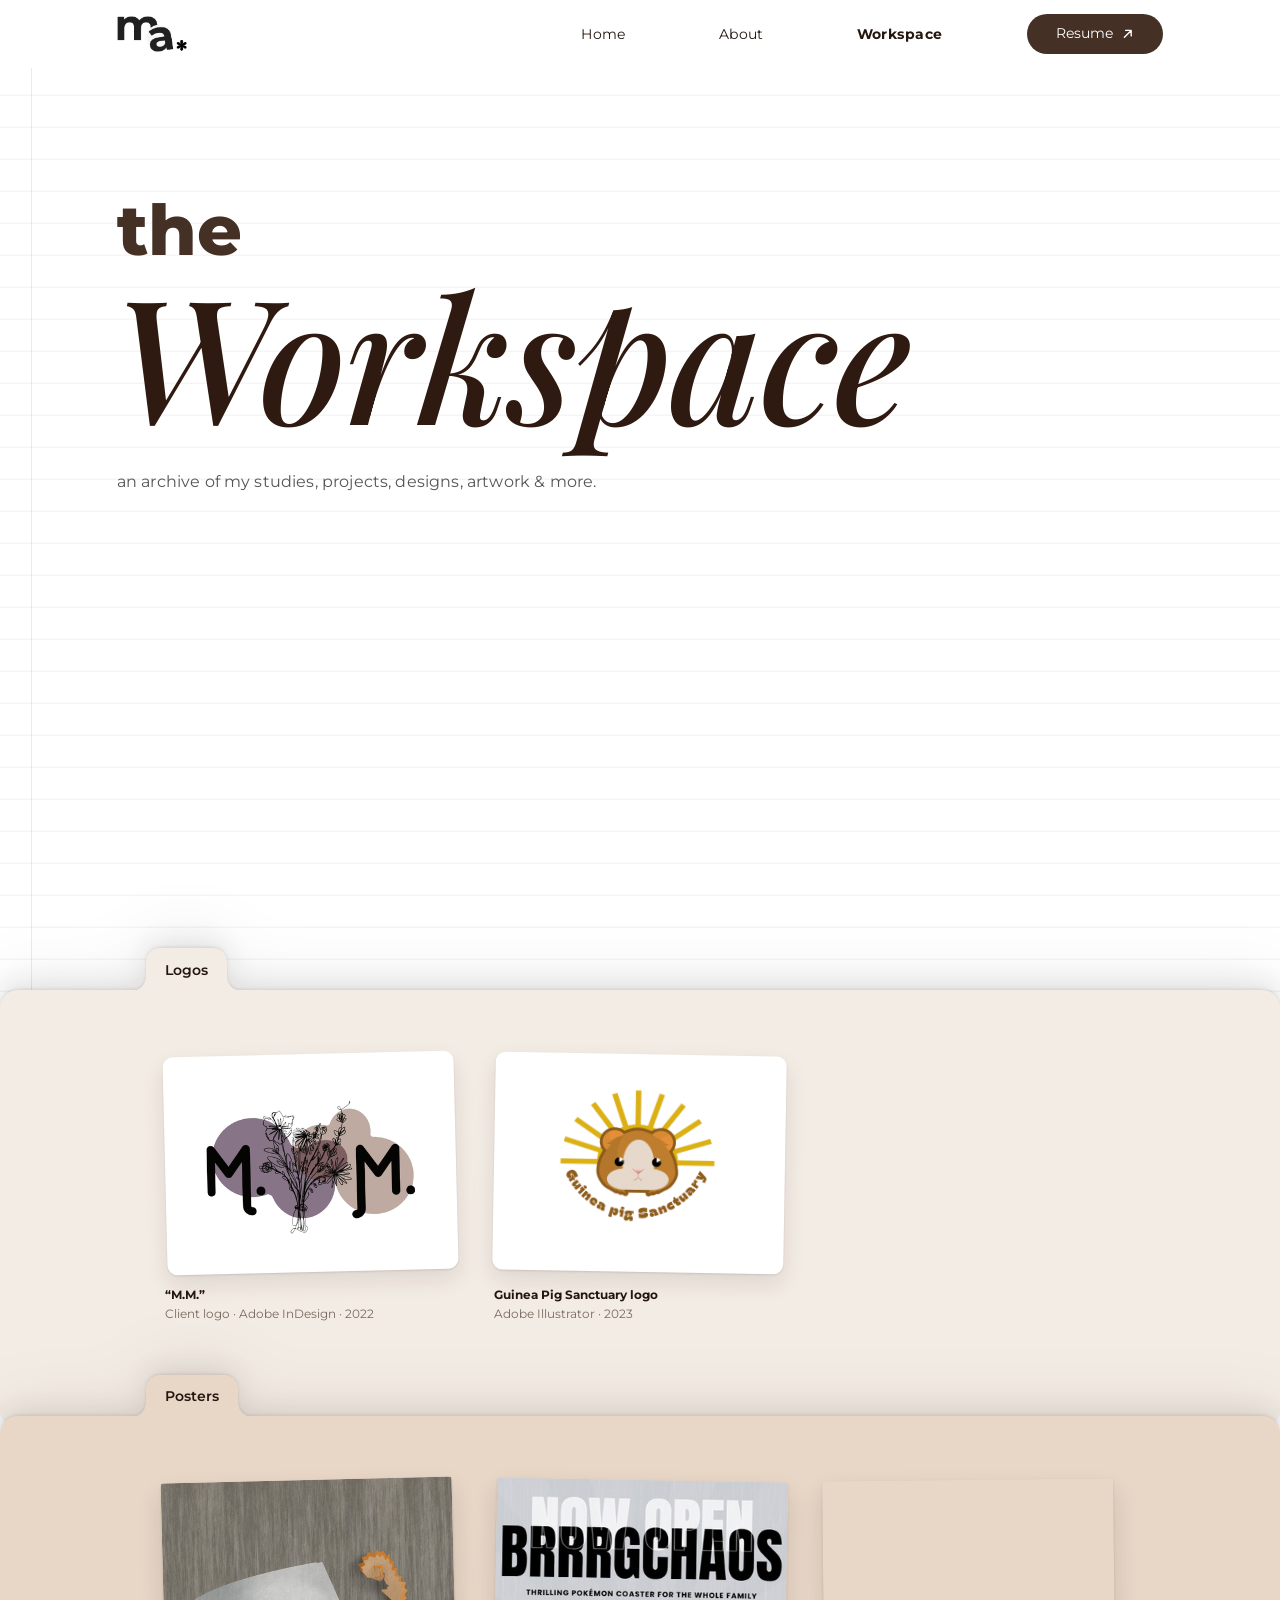
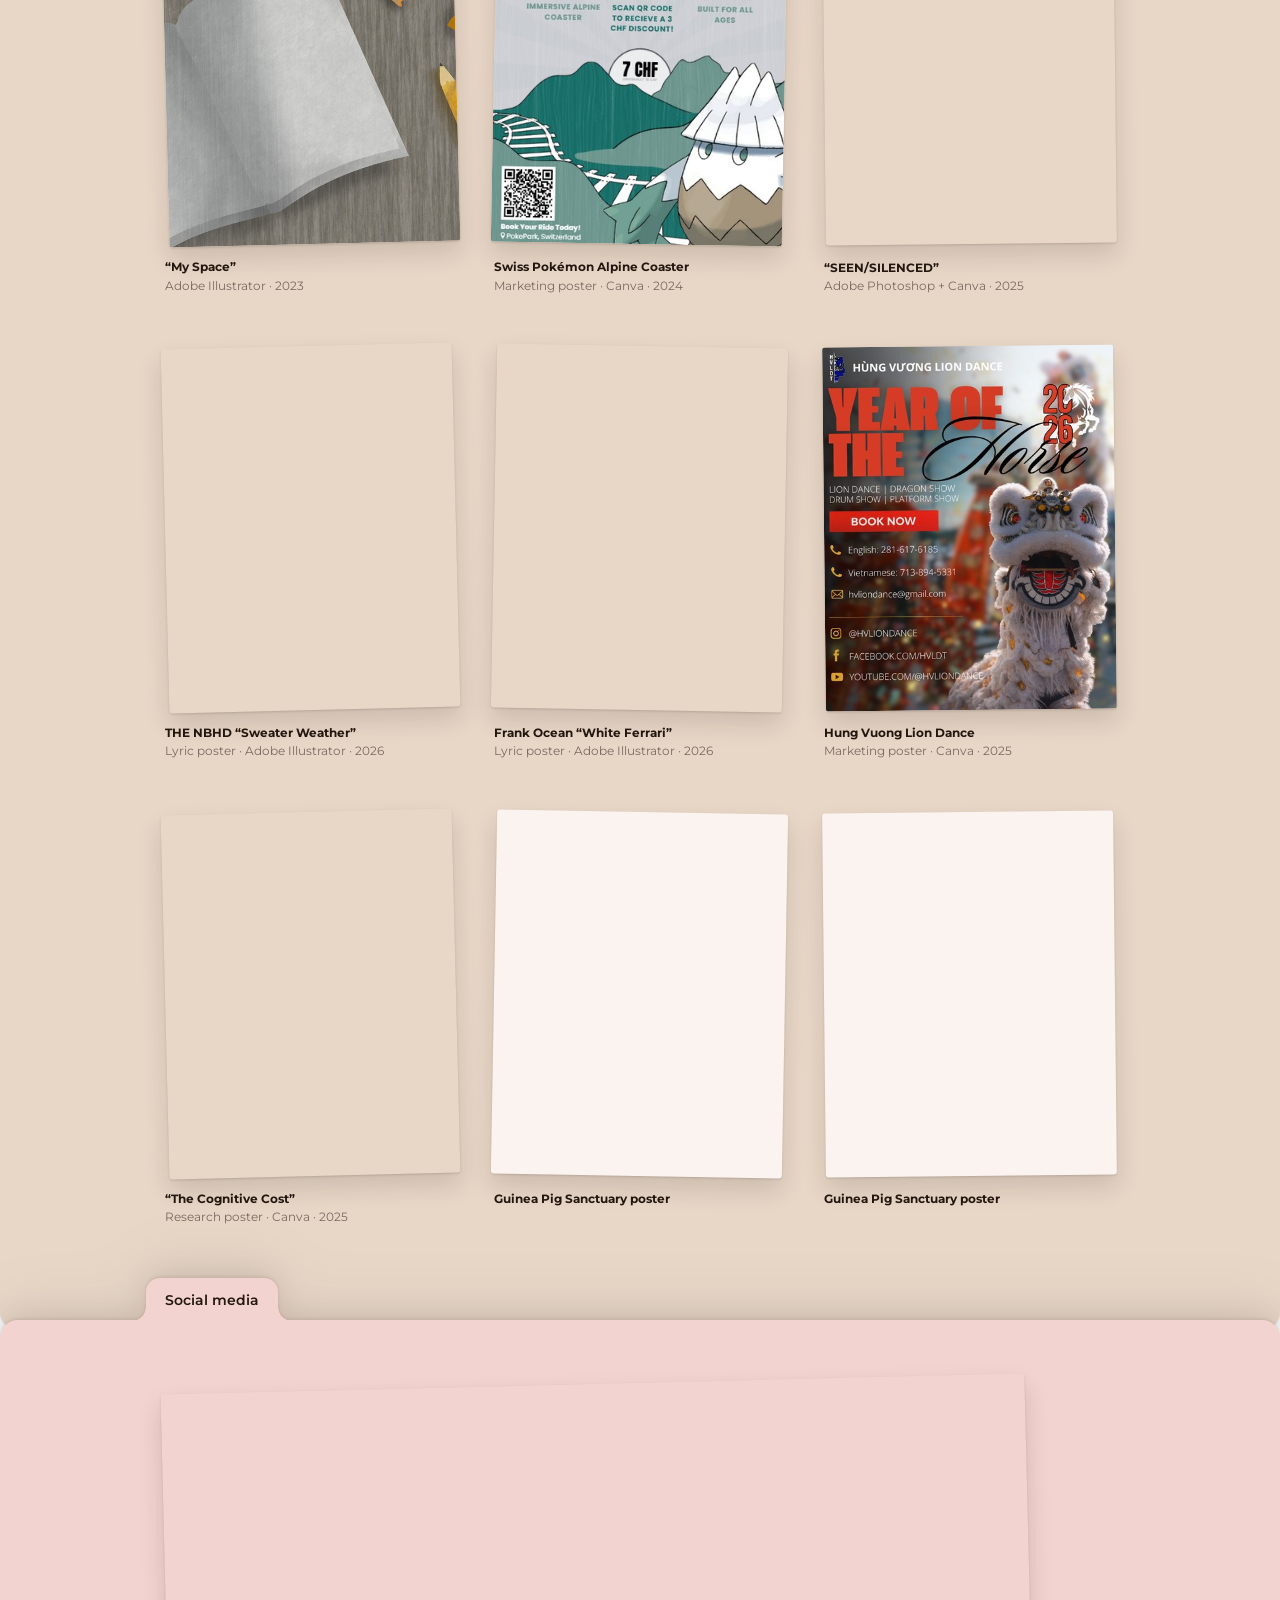
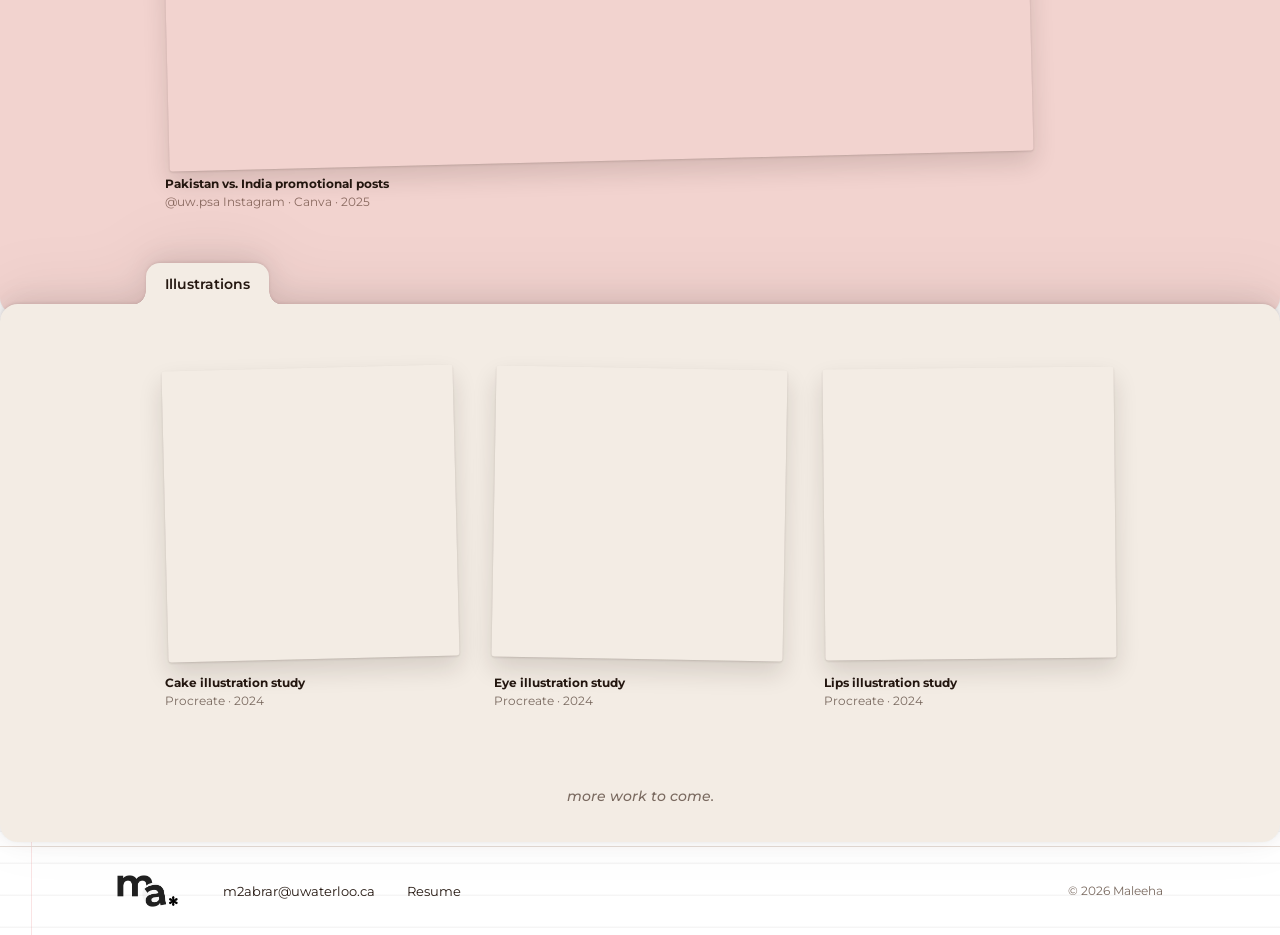
<file: workspace.html>
<!DOCTYPE html>
<html lang="en">
<head>
  <meta charset="UTF-8" />
  <meta name="viewport" content="width=device-width, initial-scale=1" />
  <title>Workspace</title>
  <meta name="description" content="The Workspace: an archive of Maleeha's logos, posters, marketing, short-form video and illustrations." />
  <link rel="icon" href="favicon.ico" sizes="48x48" />
  <link rel="icon" type="image/png" sizes="32x32" href="assets/icons/favicon-32.png" />
  <link rel="icon" type="image/png" sizes="16x16" href="assets/icons/favicon-16.png" />
  <link rel="icon" type="image/png" sizes="192x192" href="assets/icons/favicon-192.png" />
  <link rel="apple-touch-icon" href="assets/icons/apple-touch-icon.png" />

  <link rel="preconnect" href="https://fonts.googleapis.com" />
  <link rel="preconnect" href="https://fonts.gstatic.com" crossorigin />
  <link href="https://fonts.googleapis.com/css2?family=Montserrat:ital,wght@0,300..900;1,300..900&amp;family=Playfair+Display:ital,wght@0,400..900;1,400..900&amp;display=swap" rel="stylesheet" />

  <link rel="stylesheet" href="css/styles.css" />
</head>
<body class="page-workspace">
  <svg width="0" height="0" style="position:absolute" aria-hidden="true" focusable="false">
    <symbol id="i-arrow" viewBox="0 0 16 16">
      <path d="M4 12 L12 4 M5.5 4 H12 V10.5" fill="none" stroke="currentColor" stroke-width="1.6" stroke-linecap="round" stroke-linejoin="round" />
    </symbol>
    <symbol id="i-heart" viewBox="0 0 24 24"><path d="M12 21s-7.5-4.6-9.6-9.2C1 8.6 3 5 6.6 5c2.1 0 3.6 1.2 5.4 3.2C13.8 6.2 15.3 5 17.4 5 21 5 23 8.6 21.6 11.8 19.5 16.4 12 21 12 21z" fill="currentColor" /></symbol>
    <symbol id="i-chat" viewBox="0 0 24 24"><path d="M12 3C6.5 3 2 6.8 2 11.5c0 2.4 1.2 4.6 3.1 6.1L4 21l4.3-2.1c1.2.4 2.4.6 3.7.6 5.5 0 10-3.8 10-8.5S17.5 3 12 3z" fill="currentColor" /></symbol>
    <symbol id="i-share" viewBox="0 0 24 24"><path d="M14 4l8 7.5-8 7.5v-4.5C8 14.5 4.5 16.5 2 20c1-5.5 4-10.5 12-11.5V4z" fill="currentColor" /></symbol>
    <symbol id="i-play" viewBox="0 0 24 24"><path d="M8 5.5v13l10.5-6.5z" fill="currentColor" /></symbol>
  </svg>

  <!-- ============ HEADER ============ -->
  <header class="site-header" id="siteHeader">
    <div class="header-inner">
      <a class="brand" href="index.html" aria-label="Maleeha — home">
        <img src="assets/logo.png" alt="ma* logo" width="1828" height="958" decoding="async" />
      </a>

      <nav class="nav" id="siteNav" aria-label="Main">
        <a class="nav-link" href="index.html">Home</a>
        <a class="nav-link" href="about.html">About</a>
        <a class="nav-link is-active" href="workspace.html" aria-current="page">Workspace</a>
      </nav>

      <a class="btn-resume" href="https://drive.google.com/file/d/1xwsBr7N85AedDljHBGZ7jFOFJqkECKXu/view?usp=sharing" target="_blank" rel="noopener">
        <span>Resume</span>
        <svg class="ico" aria-hidden="true"><use href="#i-arrow" /></svg>
      </a>

      <button class="menu-btn" id="menuBtn" aria-expanded="false" aria-controls="siteNav">
        <span class="menu-lines" aria-hidden="true"></span>
        <span class="sr-only">Menu</span>
      </button>
    </div>
  </header>

  <main id="top">
    <!-- ============ HERO — built like the home and About titles ============ -->
    <section class="hero hero--about" aria-labelledby="wsTitle">
      <div class="hero-inner">
        <div class="hero-copy">
          <div class="at-wrap">
            <h1 class="hero-title hero-title--serif" id="wsTitle" aria-label="The Workspace">
              <span class="h-name" aria-hidden="true">the</span>
              <span class="h-port" aria-hidden="true"><span class="pf">Workspace</span></span>
            </h1>
            <p class="at-tags ws-sub">an archive of my studies, projects, designs, artwork &amp; more.</p>
          </div>

          <!-- invisible copy of the home page's paper so the title lands in the same spot as on home -->
          <div class="notecard-wrap at-ghost" aria-hidden="true">
            <div class="notecard">
              <p class="nc-lead">&nbsp;</p>
              <p class="nc-rotator"><span class="nc-word">&nbsp;</span></p>
              <span class="nc-arrow"></span>
            </div>
          </div>
        </div>

      </div>
    </section>

    <!-- ============ FOLDERS — one per type of work ============ -->
    <section class="workspace ws-page" aria-label="My work">
      <div class="cabinet">

        <!-- ===== Logos ===== -->
        <article class="folder folder--paper is-open is-settled" data-align="left">
          <div class="folder-tab-row"><div class="folder-tab"><span class="tab-name">Logos</span></div></div>
          <div class="folder-body"><div class="folder-reveal"><div class="folder-reveal-inner">
            <ul class="wk-grid wk-grid--logos">
              <li class="wk"><button class="wk-card wk-card--logo" data-zoom="assets/work/logo-mm.png"><img src="assets/work/logo-mm.png" alt="M.M. logo" loading="lazy" decoding="async" /></button>
                <p class="wk-cap"><b>“M.M.”</b><span>Client logo · Adobe InDesign · 2022</span></p></li>
              <li class="wk"><button class="wk-card wk-card--logo" data-zoom="assets/work/logo-guinea-pig.png"><img src="assets/work/logo-guinea-pig.png" alt="Guinea Pig Sanctuary logo" loading="lazy" decoding="async" /></button>
                <p class="wk-cap"><b>Guinea Pig Sanctuary logo</b><span>Adobe Illustrator · 2023</span></p></li>
                          </ul>
          </div></div></div>
        </article>

        <!-- ===== Posters ===== -->
        <article class="folder folder--kraft is-open is-settled" data-align="left">
          <div class="folder-tab-row"><div class="folder-tab"><span class="tab-name">Posters</span></div></div>
          <div class="folder-body"><div class="folder-reveal"><div class="folder-reveal-inner">
            <ul class="wk-grid wk-grid--posters">
              <li class="wk"><button class="wk-card" data-zoom="assets/work/poster-my-space.jpg"><img src="assets/work/poster-my-space.jpg" alt="My Space illustration" loading="lazy" decoding="async" /></button>
                <p class="wk-cap"><b>“My Space”</b><span>Adobe Illustrator · 2023</span></p></li>
              <li class="wk"><button class="wk-card" data-zoom="assets/work/poster-alpine-coaster.jpg"><img src="assets/work/poster-alpine-coaster.jpg" alt="Swiss Pokémon Alpine Coaster marketing poster" loading="lazy" decoding="async" /></button>
                <p class="wk-cap"><b>Swiss Pokémon Alpine Coaster</b><span>Marketing poster · Canva · 2024</span></p></li>
              <li class="wk"><button class="wk-card" data-zoom="assets/work/poster-seen-silenced.jpg"><img src="assets/work/poster-seen-silenced.jpg" alt="SEEN/SILENCED poster" loading="lazy" decoding="async" /></button>
                <p class="wk-cap"><b>“SEEN/SILENCED”</b><span>Adobe Photoshop + Canva · 2025</span></p></li>
              <li class="wk wk--lower"><button class="wk-card" data-zoom="assets/work/poster-sweater-weather.jpg"><img src="assets/work/poster-sweater-weather.jpg" alt="The Neighbourhood Sweater Weather lyric poster" loading="lazy" decoding="async" /></button>
                <p class="wk-cap"><b>THE NBHD “Sweater Weather”</b><span>Lyric poster · Adobe Illustrator · 2026</span></p></li>
              <li class="wk"><button class="wk-card" data-zoom="assets/work/poster-white-ferrari.jpg"><img src="assets/work/poster-white-ferrari.jpg" alt="Frank Ocean White Ferrari lyric poster" loading="lazy" decoding="async" /></button>
                <p class="wk-cap"><b>Frank Ocean “White Ferrari”</b><span>Lyric poster · Adobe Illustrator · 2026</span></p></li>
              <li class="wk"><button class="wk-card" data-zoom="assets/work/poster-lion-dance.jpg"><img src="assets/work/poster-lion-dance.jpg" alt="Hung Vuong Lion Dance marketing poster" loading="lazy" decoding="async" /></button>
                <p class="wk-cap"><b>Hung Vuong Lion Dance</b><span>Marketing poster · Canva · 2025</span></p></li>
              <li class="wk wk--top"><button class="wk-card" data-zoom="assets/work/poster-research.jpg"><img src="assets/work/poster-research-md.jpg" alt="The Cognitive Cost of short-form video consumption in young adults, research poster" loading="lazy" decoding="async" /></button>
                <p class="wk-cap"><b>“The Cognitive Cost”</b><span>Research poster · Canva · 2025</span></p></li>
              <li class="wk"><div class="wk-card wk-card--soon" aria-hidden="true"></div>
                <p class="wk-cap"><b>Guinea Pig Sanctuary poster</b></p></li>
              <li class="wk"><div class="wk-card wk-card--soon" aria-hidden="true"></div>
                <p class="wk-cap"><b>Guinea Pig Sanctuary poster</b></p></li>
            </ul>
          </div></div></div>
        </article>

        <!-- ===== Social media marketing ===== -->
        <article class="folder folder--rose is-open is-settled" data-align="left">
          <div class="folder-tab-row"><div class="folder-tab"><span class="tab-name">Social media</span></div></div>
          <div class="folder-body"><div class="folder-reveal"><div class="folder-reveal-inner">
            <ul class="wk-grid wk-grid--wide">
              <li class="wk"><button class="wk-card" data-zoom="assets/work/social-pak-ind.jpg"><img data-zoom="assets/work/social-pak-ind.jpg" src="assets/work/social-pak-ind-md.jpg" alt="Pakistan vs. India promotional Instagram carousel" loading="lazy" decoding="async" /></button>
                <p class="wk-cap"><b>Pakistan vs. India promotional posts</b><span>@uw.psa Instagram · Canva · 2025</span></p></li>
            </ul>
          </div></div></div>
        </article>

        <!-- ===== Illustrations ===== -->
        <article class="folder folder--paper is-open is-settled" data-align="left">
          <div class="folder-tab-row"><div class="folder-tab"><span class="tab-name">Illustrations</span></div></div>
          <div class="folder-body"><div class="folder-reveal"><div class="folder-reveal-inner">
            <ul class="wk-grid wk-grid--illos">
              <li class="wk"><button class="wk-card" data-zoom="assets/work/illo-cake.jpg"><img src="assets/work/illo-cake.jpg" alt="Cake illustration study" loading="lazy" decoding="async" /></button>
                <p class="wk-cap"><b>Cake illustration study</b><span>Procreate · 2024</span></p></li>
              <li class="wk"><button class="wk-card" data-zoom="assets/work/illo-eye.jpg"><img src="assets/work/illo-eye.jpg" alt="Eye illustration study" loading="lazy" decoding="async" /></button>
                <p class="wk-cap"><b>Eye illustration study</b><span>Procreate · 2024</span></p></li>
              <li class="wk"><button class="wk-card" data-zoom="assets/work/illo-lips.jpg"><img src="assets/work/illo-lips.jpg" alt="Lips illustration study" loading="lazy" decoding="async" /></button>
                <p class="wk-cap"><b>Lips illustration study</b><span>Procreate · 2024</span></p></li>
            </ul>
            <p class="ws-more">more work to come.</p>
          </div></div></div>
        </article>

      </div>
    </section>
  </main>

  <!-- click any piece to see it bigger -->
  <dialog class="zoom" id="zoom" aria-label="Enlarged artwork">
    <button class="zoom-close" id="zoomClose" aria-label="Close">×</button>
    <img id="zoomImg" alt="" decoding="async" loading="lazy" />
  </dialog>

  <!-- ============ FOOTER ============ -->
  <footer class="site-footer">
    <div class="footer-inner">
      <a class="brand brand--footer" href="index.html" aria-label="Home">
        <img src="assets/logo.png" alt="ma* logo" width="1828" height="958" decoding="async" loading="lazy" />
      </a>
      <ul class="footer-links">
        <li><a href="mailto:m2abrar@uwaterloo.ca">m2abrar@uwaterloo.ca</a></li>
        <li><a href="https://drive.google.com/file/d/1xwsBr7N85AedDljHBGZ7jFOFJqkECKXu/view?usp=sharing" target="_blank" rel="noopener">Resume</a></li>
      </ul>
      <span class="footer-copy">© <span id="year">2026</span> Maleeha</span>
    </div>
  </footer>

  <script src="js/main.js"></script>
</body>
</html>
</file>
<file: css/styles.css>
/* =========================================================
   Maleeha — portfolio landing page
   Palette: Dark Chocolate #443025 · Aloewood #7F5836 ·
            Milk Tea #AA7F66 · Sakura #EC9C9D · Misty Rose #F2D3CF
   ========================================================= */

:root {
  --ink: #241710;          /* dark brown text */
  --choc: #443025;
  --aloe: #7F5836;
  --milk: #AA7F66;
  --sakura: #EC9C9D;
  --rose: #F2D3CF;
  --bg: #FFFFFF;
  --muted: #7A6A60;
  --line: #E6DDD7;

  --font: "Montserrat", system-ui, -apple-system, "Segoe UI", sans-serif;
  --wrap: 1200px;
  --swap: .25s;        /* crossfade speed for the P and the line on the paper */
  --gutter: clamp(1.25rem, 6vw, 7rem);
  --ease: cubic-bezier(.2, .8, .2, 1);
}

*, *::before, *::after { box-sizing: border-box; }

html { scroll-behavior: smooth; scroll-padding-top: 80px; -webkit-text-size-adjust: 100%; }

body {
  margin: 0;
  font-family: var(--font);
  color: var(--ink);
  /* faint notebook paper: a pale pink margin line + soft ruled lines */
  --ruled: 2rem;
  --margin-x: max(1.5rem, calc((100vw - var(--wrap)) / 2 - .5rem));
  background:
    linear-gradient(90deg, transparent calc(var(--margin-x) - 1px), rgba(236, 156, 157, .28) calc(var(--margin-x) - 1px), rgba(236, 156, 157, .28) var(--margin-x), transparent var(--margin-x)),
    /* soft 2px edge (instead of a hard 1px line) so no line drops out with Windows display scaling or browser zoom */
    repeating-linear-gradient(to bottom, transparent 0 calc(var(--ruled) - 2px), rgba(36, 23, 16, .045) calc(var(--ruled) - 1px), rgba(36, 23, 16, .045) var(--ruled)),
    var(--bg);
  line-height: 1.6;
  overflow-x: clip;
  -webkit-font-smoothing: antialiased;
}

img { max-width: 100%; display: block; }
a { color: inherit; }
button { font: inherit; color: inherit; }
::selection { background: var(--rose); color: var(--choc); }

.sr-only {
  position: absolute !important; width: 1px; height: 1px; padding: 0; margin: -1px;
  overflow: hidden; clip: rect(0 0 0 0); white-space: nowrap; border: 0;
}
:focus-visible { outline: 2px solid var(--milk); outline-offset: 3px; }
.ico { width: 1em; height: 1em; flex: none; }

/* ---------- Black dot that trails the cursor (added by JS on mouse devices) ---------- */
.cursor-trail { position: fixed; inset: 0; z-index: 79; pointer-events: none; }
.cursor-dot {
  position: fixed; top: 0; left: 0; z-index: 80;
  width: 13px; height: 13px;
  margin: -6.5px 0 0 -6.5px;      /* centre the dot on the pointer */
  pointer-events: none;
  opacity: 0;
  transition: opacity .25s ease;
}
.cursor-dot::after {
  content: "";
  position: absolute; inset: 0;
  border-radius: 50%;
  background: #000; /* black cursor dot */
  transform: scale(var(--speed, 1)); /* JS shrinks the dot when the mouse moves fast */
  transition: transform .3s var(--ease), opacity .3s ease;
}
.cursor-dot.is-visible { opacity: .85; }
.cursor-dot.is-hover::after { transform: scale(calc(2.4 * var(--speed, 1))); opacity: .45; }

/* =========================================================
   HEADER (same layout as the original)
   ========================================================= */
.site-header {
  position: sticky; top: 0; z-index: 50;
  background: rgba(255, 255, 255, .92);
  -webkit-backdrop-filter: blur(8px);
  backdrop-filter: blur(8px);
  transition: box-shadow .3s ease;
}
.site-header.is-scrolled { box-shadow: 0 1px 0 var(--line); }

.header-inner {
  max-width: var(--wrap);
  margin: 0 auto;
  padding: .9rem var(--gutter);
  display: flex;
  align-items: center;
  gap: 2rem;
}

.brand { display: inline-flex; flex: none; }
.brand img { height: 2.3rem; width: auto; }

.nav { margin-left: auto; display: flex; align-items: center; gap: clamp(.5rem, 5vw, 4.5rem); }
.nav-link {
  padding: .4rem .9rem;
  border-radius: 999px;
  font-size: .88rem;
  font-weight: 400;
  letter-spacing: .03em;
  text-decoration: none;
  transition: background .25s ease;
}
.nav-link:hover, .nav-link:focus-visible { background: var(--rose); }
.nav-link.is-active { font-weight: 700; }

.btn-resume {
  position: relative;
  display: inline-flex; align-items: center; justify-content: center;
  min-width: 8.5rem;
  margin-left: clamp(.5rem, 3vw, 3rem);
  padding: .55rem 2.2rem;
  border-radius: 999px;
  background: var(--choc);
  color: #fff;
  font-size: .85rem;
  text-decoration: none;
  transition: background .25s ease, color .25s ease;
}
/* label + arrow are centred together as one group, so the button looks balanced */
.btn-resume { gap: .45rem; padding-inline: 1.6rem; }
.btn-resume .ico { position: static; flex: none; margin: 0; transition: transform .3s var(--ease); }
.btn-resume:hover, .btn-resume:focus-visible { background: var(--rose); color: var(--choc); }
.btn-resume:hover .ico { transform: translate(2px, -2px); }

.menu-btn { display: none; }

/* =========================================================
   BUTTON
   ========================================================= */
.btn {
  display: inline-flex; align-items: center; gap: .6rem;
  padding: .6rem 1.3rem;
  border-radius: 999px;
  border: 1px solid currentColor;
  background: transparent;
  font-size: .82rem;
  letter-spacing: .02em;
  transition: background .25s ease, color .25s ease, border-color .25s ease;
}
.btn .ico { transition: transform .3s var(--ease); }
.btn:hover .ico { transform: translate(2px, -2px); }
.btn:hover, .btn:focus-visible { background: var(--rose); border-color: var(--rose); color: var(--choc); }
/* "tell me more": pill edge lines up with the Projects tab, its words line up with the tab's word and the text */
.folder-content--about .btn-ink { margin-left: calc(-1 * var(--tab-pad, 1.2rem)); padding-inline: var(--tab-pad, 1.2rem); }
.btn-sm { padding: .45rem 1rem; font-size: .78rem; }

/* =========================================================
   HERO
   ========================================================= */
/* hero is only as tall as it needs to be, so the folders start just below the note card */
/* the opening screen fills the window, so the About folder starts just below the fold.
   Content sits at the bottom, so the paper still runs off-screen and tucks under the folder. */
/* --drop: how far below the bottom of the screen the folders start on first load (bigger = lower).
   The title and paper stay put; only the folders move down. */
.hero { --drop: 3rem; display: flex; min-height: calc(100vh - var(--header-h, 68px) + var(--drop)); min-height: calc(100svh - var(--header-h, 68px) + var(--drop)); padding-bottom: var(--drop); }
.hero .hero-inner { align-items: stretch; padding-top: 0; }
/* title floats in the middle of the space between the header and the paper */
.hero .hero-copy { display: flex; flex-direction: column; padding-inline: 0; } /* no one-sided padding, so the title + papers sit dead centre */
.hero .hero-title { margin-block: auto; padding-block: clamp(1rem, 4vh, 2.5rem); }
/* the paper is taller now; its top rises, the arrow stays pinned to its bottom */
/* --tuck: how far the paper slides under the About folder. The paper grows by this much at the
   bottom and the negative margin pulls it back by the same amount, so the arrow doesn't move. */
.hero { --tuck: 5rem; }
.hero .notecard-wrap { margin-top: 0; margin-bottom: calc(-3rem - var(--tuck)); }
.hero .notecard { display: flex; flex-direction: column; min-height: clamp(11rem, 40vh, 24rem); }
.hero .nc-arrow { margin-top: auto; }
/* big "i'm a multimedia designer who: / designs for…" — wider ruled lines so the larger words still sit on them */
.hero .notecard {
  --rule: clamp(1.8rem, min(3.7vw, 5.4vh), 3.1rem);
  padding-top: var(--rule);
  padding-bottom: calc(clamp(3rem, 8vh, 6rem) + var(--tuck)); /* space under the arrow — bigger number = arrow sits higher */
}
.hero .notecard-wrap { width: min(calc(100vw - 2 * var(--gutter)), 50rem); }
.hero .nc-lead { font-size: calc(var(--rule) * .46); margin-bottom: var(--rule); position: relative; top: calc(var(--rule) * .3); } /* top: nudges the line down to sit on the rule (bigger = lower) */ /* one empty ruled line between the two */
/* paper sits in the middle of the page; the flower moves behind everything */
.hero .hero-inner { grid-template-columns: minmax(0, 1fr); position: relative; }
.hero .notecard-wrap { margin-left: auto; margin-right: auto; }
.hero .hero-aside { position: absolute; inset: 0; min-height: 0; z-index: 0; pointer-events: none; }
.hero .nc-rotator {
  font-size: calc(var(--rule) * .8);
  font-weight: 700;
  letter-spacing: -.01em;
  min-height: calc(var(--rule) * 2); /* room for a long line to wrap without the card jumping */
  align-content: start;
}
.hero .nc-word { line-height: var(--rule); }
/* arrow keeps its old size */
.hero .nc-arrow { width: 3.4rem; height: clamp(3rem, 8vh, 4.5rem); }
.hero .nc-arrow svg { stroke-width: 1.4; } /* thinner stroke so the bigger arrow stays delicate */

.hero-inner {
  flex: 1;
  max-width: var(--wrap);
  margin: 0 auto;
  padding: clamp(4rem, 16vh, 9rem) var(--gutter) 0;
  display: grid;
  grid-template-columns: minmax(0, 1.1fr) minmax(0, .9fr);
  align-items: center;
  gap: 2rem;
}
.hero-copy { padding-left: clamp(0rem, 4vw, 3.5rem); }

.hero-title {
  --t: clamp(2.6rem, min(8vw, 11vh), 6.6rem); /* big, but shrinks on short or zoomed-in windows */
  position: relative;
  z-index: 2; /* the title (and its big P) sits on top of the note card */
  margin: 0;
  display: flex;
  flex-direction: column;
  font-weight: 700;
  line-height: 1;
  color: #000;
}
.h-name { position: relative; z-index: 1; font-size: calc(var(--t) * .769); font-weight: 800; line-height: 1; } /* size ratio from your Canva file; sits in front of the P */
.h-port { font-size: var(--t); white-space: nowrap; }

/* the shuffled "P" — one of your drawings in assets/p/.
   JS sets its height, how far its tail drops below the line,
   and its left/right margins so it lines up with "maleeha's" and "ortfolio". */
/* fixed-width space for the P so "ortfolio" never moves (JS fine-tunes the width) */
/* the slot is an empty box sitting on the baseline; the P is placed inside it on its own,
   so a tall or wide P can never push the title lines around */
/* width = the gap before "ortfolio" in your Canva files (574.43 ÷ 214.44) */
.p-slot { position: relative; z-index: 0; display: inline-block; width: 2.679em; height: .7em; }
.p-img { position: absolute; left: 0; bottom: 0; width: auto; max-width: none; height: 1.7em; transition: opacity var(--swap, .25s) ease-in-out; }
.p-img.is-hidden { opacity: 0; } /* the outgoing P fades out as the next one fades in */
.ortf { position: relative; z-index: 1; } /* "ortfolio" sits in front where the P tucks behind it */

/* "ortfolio" in mixed type: every letter gets its own typeface, like cut-out type */
.mx { display: inline-block; line-height: 1; }
/* each letter in a colour from the palette */
/* sizes and weights jump around on purpose: chunky next to hairline, big next to small */
.mx-1 { font-family: var(--font); font-weight: 900; font-size: 1.14em; letter-spacing: -.02em; }  /* fat grotesk, big */
.mx-2 { font-family: "Bodoni Moda", serif; font-style: italic; font-weight: 400; font-size: 1.22em; } /* hairline italic, big */
.mx-3 { font-family: "Anton", sans-serif; font-weight: 400; font-size: 1.28em; }                   /* tall condensed */
.mx-4 { font-family: "UnifrakturMaguntia", serif; font-weight: 400; font-size: 1.2em; margin-right: .03em; } /* blackletter */
.mx-5 { font-family: "Abril Fatface", serif; font-weight: 400; font-size: 1.16em; }               /* fat display */
.mx-6 { font-family: "Playfair Display", serif; font-weight: 900; font-size: .92em; margin-right: .03em; } /* small heavy serif */
.mx-7 { font-family: var(--font); font-weight: 900; }                                              /* keeps the asterisk lined up */
.ortf .mx:not(:last-child) { margin-right: .06em; } /* a little air between the "ortfolio" letters */
.mx-8 { font-family: "Bodoni Moda", serif; font-style: italic; font-weight: 400; font-size: 1.3em; } /* hairline italic, biggest */

.i-star { position: relative; display: inline-block; }
.star {
  position: absolute; left: 50%; top: -.06em;
  width: .3em; height: .3em; margin-left: -.15em;
  color: #000;
}

/* home title: "maleeha's" in bold brown over one big italic serif "Portfolio" */
.hero-title--serif { --t: clamp(2.4rem, min(7.4vw, 10.1vh), 6.1rem); } /* title size on all three pages (about 92% of before) */
.hero-title--serif .h-name { color: var(--choc); }
.hero-title--serif .h-port { margin-top: .02em; } /* gap between the two lines (bigger = more space) */
.hero-title--serif .pf {
  display: inline-block;
  margin-left: -.03em;
  font: italic 500 1.9em/1 "Playfair Display", serif; /* bigger number = bigger "Portfolio" */
  letter-spacing: -.01em;
  color: #2E1A10; /* deep chocolate */
}
/* ---------- Workspace: draggable sticky notes with sketches, scattered around the title ----------
   same look as the About tag notes: square pad, glue strip at the top, curled corner, lifted shadow */
.sketch-notes { position: absolute; inset: 0; z-index: 3; pointer-events: none; }
.sn {
  --n: #FBE9A6;                               /* note colour */
  --sn: clamp(7.5rem, 11vw, 10rem);           /* note size (bigger = bigger notes) */
  position: absolute; left: var(--x); top: var(--y);
  width: var(--sn); aspect-ratio: 1;
  padding: 1.7rem .7rem .7rem;
  background:
    linear-gradient(to bottom, rgba(68, 48, 37, .07) 0 1.2rem, transparent 1.2rem),
    linear-gradient(175deg, var(--n), color-mix(in srgb, var(--n), #7F5836 8%));
  border-radius: 0 0 2.4rem 2px / 0 0 .4rem 2px;
  box-shadow: 0 1px 1px rgba(36, 23, 16, .1), 3px 14px 14px -9px rgba(36, 23, 16, .4);
  rotate: var(--r, 0deg);
  pointer-events: auto; cursor: grab; touch-action: none; user-select: none;
  transition: rotate .5s var(--ease-glide, ease), scale .3s var(--ease, ease), box-shadow .3s ease;
  animation: sn-in 1s var(--ease-glide, ease) backwards;
  animation-delay: calc(.6s + var(--i, 0) * 90ms);
}
.sn:nth-child(1) { --i: 0; } .sn:nth-child(2) { --i: 1; } .sn:nth-child(3) { --i: 2; }
.sn:nth-child(4) { --i: 3; } .sn:nth-child(5) { --i: 4; } .sn:nth-child(6) { --i: 5; }
.sn--rose { --n: var(--rose); border-radius: 0 0 2px 2.4rem / 0 0 2px .4rem; }
.sn:hover { scale: 1.04; }
.sn.is-dragging { cursor: grabbing; scale: 1.08; box-shadow: 0 2px 3px rgba(36, 23, 16, .12), 6px 26px 26px -12px rgba(36, 23, 16, .45); }
@keyframes sn-in { from { opacity: 0; scale: .7; translate: 0 20px; } }
/* the sketch fills the pad (placeholder until the real scans are in) */
.sn img { width: 100%; height: 100%; object-fit: contain; mix-blend-mode: multiply; pointer-events: none; }
.sn-ph {
  display: grid; place-items: center; width: 100%; height: 100%;
  border: 1.5px dashed rgba(68, 48, 37, .28); border-radius: 4px;
  font: italic 500 .72rem/1 var(--font); color: rgba(68, 48, 37, .55);
}
@media (max-width: 760px) {
  .sn { --sn: clamp(4.6rem, 22vw, 6rem); left: var(--mx); top: var(--my); padding: 1.2rem .45rem .45rem; }
  .sn-ph { font-size: .6rem; }
}
@media (prefers-reduced-motion: reduce) { .sn { animation: none; transition: none; } }

/* ---------- page load-in: header fades in, then the title lines, tags and paper rise into place one after another ---------- */
/* --ease-out-expo: starts quick, glides to a soft stop */
:root { --ease-glide: cubic-bezier(.16, 1, .3, 1); }
@keyframes load-rise  { from { opacity: 0; translate: 0 28px; filter: blur(8px); } }   /* text comes into focus as it rises */
@keyframes load-drop  { from { opacity: 0; translate: 0 -12px; } }                    /* header settles down from the top */
@keyframes load-fade  { from { opacity: 0; scale: .92; } }                             /* flower blooms in */
.site-header            { animation: load-drop .9s var(--ease-glide) backwards; }
.hero .h-name           { animation: load-rise 1.1s var(--ease-glide) backwards .15s; }
.hero .h-port           { animation: load-rise 1.2s var(--ease-glide) backwards .3s; }
.hero .at-tags          { animation: load-rise 1s var(--ease-glide) backwards .5s; }
.hero .hero-aside       { animation: load-fade 2.2s var(--ease-glide) backwards .35s; }
@media (prefers-reduced-motion: reduce) {
  .site-header, .hero .h-name, .hero .h-port, .hero .at-tags, .hero .notecard-wrap, .hero .hero-aside { animation: none; }
}

/* ---------- subtle scroll animation: main.js adds .sr, then .is-in once it scrolls into view ---------- */
.sr {
  opacity: 0; translate: 0 40px; scale: .97; filter: blur(6px);
  transition: opacity .9s ease, translate 1.2s var(--ease-glide), scale 1.2s var(--ease-glide), filter .9s ease;
  transition-delay: calc(var(--sr-i, 0) * 110ms); /* pieces side by side ripple in one after another */
}
.sr.is-in { opacity: 1; translate: 0 0; scale: 1; filter: none; }
/* whole folders just glide up (no blur: they're big) */
.cabinet > .folder.sr { filter: none; scale: 1; }
.cabinet > .folder.sr:not(.is-in) { translate: 0 60px; }

/* About / Workspace: the tags and subtitle line up with the start of the title */
.hero-title--serif ~ .at-tags { margin-left: 0; padding-top: 1em; } /* padding-top: gap under the title */
/* the asterisk replaces the dot on the i (nudged right to follow the slant) */
.hero-title--serif .star { top: -.02em; width: .26em; height: .26em; margin-left: -.03em; color: #6B2E22; }
.hero-title--serif .star--flower { top: -.04em; width: .3em; height: .3em; margin-left: -.06em; } /* the spinning flower's shape, as the i's dot */

/* rotating note card (lined index card) */
/* the paper is long: it runs down past the hero and tucks into the About folder */
.notecard-wrap {
  position: relative;
  margin: 4.25rem 0 -3rem clamp(0rem, 6vw, 5.5rem); /* just enough below the fold to tuck under the folder; the arrow stays on screen */   /* negative bottom = tucked under the folder */
  width: min(calc(100vw - 2 * var(--gutter)), 44rem);
  transform: rotate(-1.4deg);
}
/* second sheet under the note card: cream grid paper, turned the other way */
.notecard-under {
  position: absolute; inset: 0;
  background:
    repeating-linear-gradient(90deg, rgba(127, 88, 54, .09) 0 1px, transparent 1px 1.1rem),
    repeating-linear-gradient(0deg, rgba(127, 88, 54, .09) 0 1px, transparent 1px 1.1rem),
    #F6EFE6;
  border-radius: 2px;
  transform: translate(1.4rem, -.9rem) rotate(3.6deg);
  box-shadow: 0 1px 2px rgba(36, 23, 16, .08), 0 8px 22px rgba(36, 23, 16, .08);
}
/* third sheet, furthest back: plain kraft, turned the other way */
.notecard-under--back {
  background:
    linear-gradient(170deg, rgba(255, 255, 255, .25), transparent 60%),
    #E9DCCB;
  transform: translate(-1.4rem, -1.6rem) rotate(-4.2deg); /* mirrors the grid sheet's sideways nudge so the stack stays centred */
}
.notecard {
  --rule: 1.75rem;
  position: relative;
  z-index: 1;
  padding: calc(var(--rule) * 2) 4.4rem calc(var(--rule) * 2) 3.4rem; /* bottom part hides under the folder; right side clears the clip */
  text-align: left;
  background-color: #FFFDF9;
  background-image:
    linear-gradient(90deg, transparent 2.5rem, rgba(236, 156, 157, .8) 2.5rem, rgba(236, 156, 157, .8) calc(2.5rem + 1.5px), transparent calc(2.5rem + 1.5px)),
    repeating-linear-gradient(to bottom, transparent 0, transparent calc(var(--rule) - 1px), rgba(170, 127, 102, .22) calc(var(--rule) - 1px), rgba(170, 127, 102, .22) var(--rule));
  background-position: 0 0, 0 -.3rem; /* lines sit just under the words */
  border-radius: 3px;
  box-shadow:
    0 1px 1px rgba(36, 23, 16, .08),
    0 4px 8px rgba(36, 23, 16, .08),
    0 22px 40px -16px rgba(36, 23, 16, .38);
}
.notecard::before { /* punched holes */
  content: "";
  position: absolute;
  left: .7rem; top: 1rem; bottom: 1rem;
  width: .9rem;
  background: radial-gradient(circle, #F1ECE8 0 .32rem, rgba(68, 48, 37, .12) .34rem, transparent .4rem) center top / .9rem calc(var(--rule) * 1.2) repeat-y;
}
/* paperclip slid onto the paper: the outer loop sits behind the card,
   the inner loop sits on top of it — both copies share the same position */
.clip {
  position: absolute;
  top: -1.96rem; right: 1.2rem;     /* keeps the paper edge in the same spot on the bigger clip */
  width: 3.6rem; height: 11.6rem; /* longer clip: the straight sides were stretched */
  transform: rotate(4deg);
  pointer-events: none;
}
.clip--back { z-index: 0; }
.clip--front { z-index: 2; filter: drop-shadow(1px 1.5px 1px rgba(68, 48, 37, .22)); }
.nc-lead, .nc-rotator { margin: 0; line-height: var(--rule); }
.nc-lead { font-size: .9rem; font-weight: 500; color: var(--aloe); }
.nc-rotator { min-height: var(--rule); font-size: clamp(1.05rem, 1.7vw, 1.3rem); font-weight: 600; color: var(--ink); display: grid; }
/* two copies of the line sit in the same spot and crossfade, just like the P */
.nc-word em { font-style: italic; font-weight: 600; }
.nc-layer { grid-area: 1 / 1; transition: opacity var(--swap, .25s) ease-in-out; }
.nc-layer.is-hidden { opacity: 0; }
.nc-word {
  line-height: 1; /* keeps the line exactly one ruled line tall */
  padding: 0 .1em;
  background: linear-gradient(transparent 58%, rgba(236, 156, 157, .42) 58%, rgba(236, 156, 157, .42) 92%, transparent 92%);
  -webkit-box-decoration-break: clone;
  box-decoration-break: clone;
}

/* simple arrow pointing down to the folders — click it to scroll to the projects */
.nc-arrow {
  display: block;
  width: 2.75rem;
  height: calc(var(--rule) * 1.8);
  margin: calc(var(--rule) * 1.2) auto 0;   /* tip just meets the folder */
  color: var(--choc);
  border-radius: 999px;
  transition: color .25s ease;
}
.nc-arrow svg {
  display: block;
  width: 100%; height: 100%;
  fill: none;
  stroke: currentColor;
  stroke-width: 1.6;
  stroke-linecap: round;
  stroke-linejoin: round;
  animation: arrow-nudge 2.4s ease-in-out infinite;  /* a gentle "this way" bob */
}
.nc-arrow:hover, .nc-arrow:focus-visible { color: var(--sakura); }
.nc-arrow:hover svg { animation-duration: 1.2s; }
@keyframes arrow-nudge { 0%, 100% { transform: translateY(0); } 50% { transform: translateY(5px); } }

.hero-aside { min-height: 12rem; position: relative; align-self: stretch; }
.hero-copy { position: relative; z-index: 1; } /* title + note card sit in front of the flower */
/* faint six-petal flower slowly spinning in the open space beside the title */
.hero-flower {
  position: absolute; z-index: 0;
  --size: clamp(26rem, 50vw, 44rem);
  left: 82%; top: 32%;
  width: var(--size); height: auto;
  margin: calc(var(--size) / -2) 0 0 calc(var(--size) / -2);
  color: var(--aloe);
  opacity: .045;
  animation: flower-spin 60s linear infinite;
  pointer-events: none;
}
@keyframes flower-spin { to { transform: rotate(360deg); } }
@media (prefers-reduced-motion: reduce) { .hero-flower { animation: none; } }

/* =========================================================
   WORKSPACE + FOLDERS
   ========================================================= */
.workspace {
  position: relative;
  z-index: 2;            /* folders sit on top of the bottom of the note card */
  max-width: var(--wrap);
  margin: 0 auto;
  padding: 0 var(--gutter) .25rem; /* last folder sits right on top of the footer */
}
.about-page.workspace { z-index: auto; }
.ws-title { position: relative; display: inline-block; }

/* folders run edge to edge, but their tabs and contents stay lined up
   with the rest of the page (--edge = where the page content starts) */
.cabinet {
  --edge: max(var(--gutter), calc((100vw - var(--wrap)) / 2 + var(--gutter)));
  margin-inline: calc(50% - 50vw);
}

.ws-title {
  margin: 0 0 2rem;
  font-size: clamp(1.6rem, 3vw, 2.2rem);
  font-weight: 700;
}

.folder {
  --folder: #E5D0BC;
  --folder-ink: var(--ink);
  --folder-muted: var(--muted);
  --tint: rgba(68, 48, 37, .45);
  --tab-r: 14px;
  position: relative;
  color: var(--folder-ink);
  /* layered shadow: a tight edge shadow + a soft spread, like card stock on a desk */
  filter:
    drop-shadow(0 -1px 1.5px rgba(36, 23, 16, .10))
    drop-shadow(0 -6px 14px rgba(36, 23, 16, .10))
    drop-shadow(0 -14px 30px rgba(36, 23, 16, .06));
}
.folder + .folder { margin-top: -3.25rem; } /* each folder slides over the one behind it */
.folder:nth-child(1) { z-index: 1; }
.folder:nth-child(2) { z-index: 2; }
.folder:nth-child(3) { z-index: 3; }
.folder:nth-child(4) { z-index: 4; }
.folder:nth-child(5) { z-index: 5; }
.folder--paper { --folder: #F3ECE4; }
.folder--milk  { --folder: #D9BFAE; --folder-muted: #6E5446; }

/* always-open folder (no toggle) */
.folder--static .folder-tab { cursor: default; }
.folder-content--about { grid-template-columns: minmax(0, 1.4fr) minmax(0, .6fr); }
.workspace:not(.about-page) .folder-content--about { grid-template-columns: 1fr; } /* home: text only */
.about-text { margin: 0 0 1.5rem; max-width: 36rem; font-size: .95rem; line-height: 1.75; }
.file--photo { max-width: 15rem; margin: 0 auto; text-decoration: none; transform: rotate(2deg); }
.file--photo:hover { transform: rotate(0) translateY(-4px); }
.file--photo .file-photo { aspect-ratio: 4 / 5; }

/* About page */
.about-page { padding-top: clamp(2.5rem, 7vh, 4.5rem); }
/* About page now opens with the same hero as home: folders start below the fold and sit over the paper */
.page-about .about-page.workspace { padding-top: 0; z-index: 2; }

/* ---------- About title — same size, line spacing AND position as the home title ----------
   "who's" uses the .h-name style (like "maleeha's"), the script M sits in the P's slot,
   "aleeha?" starts where "ortfolio" starts, and main.js spaces the two lines like home.
   An invisible copy of the home paper (.at-ghost) sits below, so the title lands in the same spot. */
.at-wrap { position: relative; margin-block: auto; padding-block: clamp(1rem, 4vh, 2.5rem); }
.hero .at-wrap .hero-title { margin-block: 0; padding-block: 0; }
.at-ghost { visibility: hidden; pointer-events: none; }
.at-ghost .nc-arrow { visibility: visible; pointer-events: auto; }
.at-rest { display: inline-block; font-size: 1.14em; font-weight: 800; letter-spacing: .01em; line-height: 1.18; } /* same as the "o" in ortfolio; line box as tall as ortfolio's biggest letter so the title sits at the same height */
.m-script {
  position: absolute; right: -.01em; bottom: -.28em; /* right: bigger number = more space between the M and "aleeha?" */
  font: 400 2.1em/1 "Pinyon Script", cursive; /* sized so its loop clears "who's" */
  white-space: nowrap;
}
/* tags hang just under the title without changing its height (so it can't shift the title) */
.at-tags {
  --t: clamp(2.6rem, min(8vw, 11vh), 6.6rem); /* same scale as the title */
  position: absolute; z-index: 3; left: 0; right: 0; top: 100%;
  display: flex; flex-wrap: wrap; gap: .4em .45em;
  margin: calc(var(--t) * .18 - clamp(1rem, 4vh, 2.5rem)) 0 0 calc(var(--t) * 2.679); /* lines up under "aleeha?" */
  padding: 0; list-style: none;
  font-size: clamp(.62rem, calc(var(--t) * .15), .9rem); font-weight: 400; line-height: 1;
}
.at-tags li {
  position: relative;
  min-width: 7.2em; padding: .32em 1em; text-align: center;
  border: 1px solid rgba(0, 0, 0, .55); border-radius: 999px;
  color: #444; background: rgba(255, 255, 255, .7);
  transition: background .2s, color .2s, border-color .2s;
  outline: none;
}
.at-tags li:hover, .at-tags li:focus-visible { background: var(--rose); border-color: var(--sakura); color: var(--choc); }
/* the sticky note that pops out under a tag */
.at-tags li::after {
  --n: #FBE9A6; /* note colour */
  content: attr(data-note);
  position: absolute; left: 50%; top: calc(100% + .8em);
  box-sizing: border-box; width: 10.5em; min-height: 10.5em; /* square pad */
  padding: 2em 1em 1em;
  /* slightly darker glue strip across the top, then the note colour */
  background:
    linear-gradient(to bottom, rgba(68, 48, 37, .07) 0 1.3em, transparent 1.3em),
    linear-gradient(175deg, var(--n), color-mix(in srgb, var(--n), #7F5836 8%));
  color: var(--choc);
  border-radius: 0 0 2.6em 2px / 0 0 .45em 2px; /* bottom-right corner curls up a little */
  box-shadow: 0 1px 1px rgba(36, 23, 16, .1), 3px 14px 14px -9px rgba(36, 23, 16, .4);
  font: 500 1.1em/1.45 var(--font); text-align: left; white-space: normal;
  translate: -50% -.5em; rotate: -3deg;
  opacity: 0; pointer-events: none;
  transition: opacity .2s, translate .25s cubic-bezier(.3, 1.5, .5, 1);
}
.at-tags li:nth-child(even)::after { --n: var(--rose); rotate: 3deg; border-radius: 0 0 2px 2.6em / 0 0 2px .45em; }
.at-tags li:hover::after, .at-tags li:focus-visible::after { opacity: 1; translate: -50% 0; }
@media (max-width: 640px) {
  .at-tags { margin-left: 0; margin-top: calc(1.25rem - clamp(1rem, 4vh, 2.5rem)); }
  .at-tags li { min-width: 0; }
}

/* =========================================================
   WORKSPACE PAGE — one folder per type of work
   ========================================================= */
.ws-sub { font-size: clamp(.7rem, calc(var(--t) * .16), 1rem); font-weight: 400; color: #555; letter-spacing: .01em; }
.page-workspace .workspace.ws-page { padding-top: 0; z-index: 2; }

.wk-grid {
  list-style: none; margin: 0; padding: clamp(2.75rem, 5vw, 4.25rem) 0 clamp(.5rem, 2vw, 1.5rem);
  display: grid; gap: clamp(2rem, 4vw, 3.25rem) clamp(1.25rem, 3vw, 2.5rem);
  grid-template-columns: repeat(3, minmax(0, 1fr));
  align-items: start;
}
.wk-grid--wide { grid-template-columns: minmax(0, 1fr); max-width: 54rem; }
.wk { margin: 0; }
.wk-grid--posters .wk--lower .wk-card img { object-fit: cover; object-position: 50% 0%; } /* NBHD poster: fills the frame; the crop keeps "head" through "centred." in view (only empty sky at the bottom is trimmed) */
/* each piece sits on the folder like a print, slightly tilted, straightening on hover */
.wk-card {
  display: block; width: 100%; padding: 0; border: 0; background: none; cursor: zoom-in;
  rotate: var(--r, 0deg);
  transition: rotate .35s var(--ease, ease), translate .35s var(--ease, ease);
}
.wk:nth-child(3n+1) .wk-card { --r: -1.4deg; }
.wk:nth-child(3n+2) .wk-card { --r: 1deg; }
.wk:nth-child(3n)   .wk-card { --r: -.6deg; }
.wk-card img {
  display: block; width: 100%; height: auto;
  border-radius: 3px;
  box-shadow: 0 1px 2px rgba(36, 23, 16, .14), 0 12px 24px rgba(36, 23, 16, .14);
}
.wk-card:hover, .wk-card:focus-visible { rotate: 0deg; translate: 0 -4px; }
.wk-card:focus-visible { outline: 2px solid var(--sakura); outline-offset: 6px; border-radius: 4px; }
/* posters keep their own shapes but line up on a common height */
.wk-grid--posters .wk-card img { aspect-ratio: 4 / 5; object-fit: cover; }
.wk-grid--illos .wk-card img { aspect-ratio: 1; object-fit: cover; }
/* logos sit on white sticker cards */
.wk-card--logo {
  display: grid; place-items: center; aspect-ratio: 4 / 3;
  padding: 10%; background: #fff; border-radius: 10px;
  box-shadow: 0 1px 2px rgba(36, 23, 16, .12), 0 10px 22px rgba(36, 23, 16, .1);
}
.wk-card--logo { position: relative; }
.wk-card--logo img { position: absolute; inset: 12%; width: 76%; height: 76%; object-fit: contain; box-shadow: none; border-radius: 0; }
.wk-cap { margin: .9rem 0 0; font-size: .78rem; line-height: 1.45; }
.wk-cap b { display: block; font-weight: 700; }
.wk-cap span { color: var(--folder-muted, var(--muted)); }
.ws-intro { margin: 0; padding-top: clamp(2.5rem, 5vw, 3.75rem); max-width: 38rem; font-size: .9rem; line-height: 1.7; color: var(--folder-ink, inherit); }
.ws-more { margin: clamp(2.5rem, 5vw, 3.5rem) 0 0; text-align: center; font: italic 500 .85rem/1 var(--font); color: var(--folder-muted, var(--muted)); }

/* ---------- phone mockups for short-form video ---------- */
.phones {
  list-style: none; margin: 0; padding: clamp(2rem, 4vw, 3rem) 0 clamp(.5rem, 2vw, 1.5rem);
  display: flex; flex-wrap: wrap; justify-content: center; gap: clamp(1.5rem, 4vw, 3.5rem) clamp(2.5rem, 8vw, 7rem); /* middle phone sits in the centre */
}
.phone-item { width: clamp(11rem, 18vw, 14rem); }
.phone-item .wk-cap { color: var(--folder-ink, inherit); text-align: center; }
.phone {
  position: relative;
  aspect-ratio: 9 / 19;
  padding: 6%;
  border-radius: 16% / 7.6%;
  background: linear-gradient(145deg, #2b2b2e, #0e0e10);
  box-shadow:
    inset 0 0 0 1.5px #3c3c40, inset 0 0 0 4px #111,
    0 2px 4px rgba(0, 0, 0, .35), 0 22px 40px rgba(0, 0, 0, .35);
  rotate: var(--r, 0deg);
  transition: rotate .4s var(--ease, ease), translate .4s var(--ease, ease);
}
.phone:hover { rotate: 0deg; translate: 0 -6px; }
/* side buttons */
.phone::before, .phone::after { content: ""; position: absolute; width: 3px; border-radius: 2px; background: #2a2a2d; }
.phone::before { left: -3px; top: 22%; height: 12%; }
.phone::after  { right: -3px; top: 28%; height: 18%; }
.phone-screen {
  position: relative; height: 100%; overflow: hidden;
  border-radius: 12% / 5.6%;
  background: linear-gradient(160deg, #AA7F66, #443025);
}
/* dynamic-island pill */
.phone-screen::before {
  content: ""; position: absolute; z-index: 3; top: 2.6%; left: 50%; translate: -50% 0;
  width: 34%; height: 3.6%; border-radius: 999px; background: #0b0b0c;
}
.phone-screen .ph { min-height: 0; background: linear-gradient(170deg, #C9A48A, #7F5836 70%, #443025); color: rgba(255, 255, 255, .7); }
.phone-screen .ph-label { margin-top: 60%; font-size: .65rem; }
.phone-screen video, .phone-screen img { position: absolute; inset: 0; width: 100%; height: 100%; object-fit: cover; }
.ph-play {
  position: absolute; z-index: 2; left: 50%; top: 46%; translate: -50% -50%;
  display: grid; place-items: center; width: 22%; aspect-ratio: 1; border-radius: 50%;
  background: rgba(255, 255, 255, .25); backdrop-filter: blur(4px); color: #fff;
  transition: opacity .25s;
}
.ph-play svg { width: 55%; height: 55%; translate: 6% 0; }
.phone.is-playing .ph-play { opacity: 0; }
/* TikTok / Reels style overlay */
.phone-ui { position: absolute; inset: 0; z-index: 2; pointer-events: none; color: #fff; font-size: clamp(.5rem, .75vw, .62rem); }
.phone-side { position: absolute; right: 5%; bottom: 20%; display: grid; gap: .9em; justify-items: center; }
.phone-side span { display: grid; justify-items: center; gap: .2em; font-weight: 600; text-shadow: 0 1px 2px rgba(0, 0, 0, .4); }
.phone-side svg { width: 2.2em; height: 2.2em; filter: drop-shadow(0 1px 2px rgba(0, 0, 0, .35)); }
.phone-meta { position: absolute; left: 6%; right: 24%; bottom: 6%; margin: 0; line-height: 1.4; text-shadow: 0 1px 2px rgba(0, 0, 0, .45); }
.phone-meta b { display: block; font-weight: 700; }

/* enlarged view */
.zoom { padding: 0; border: 0; background: none; max-width: min(92vw, 70rem); max-height: 92vh; overflow: visible; }
.zoom::backdrop { background: rgba(36, 23, 16, .7); backdrop-filter: blur(3px); cursor: zoom-out; } /* click anywhere off the image to close */
.zoom[open] { animation: zoom-in .25s var(--ease, ease); }
@keyframes zoom-in { from { opacity: 0; scale: .96; } }
/* images that open bigger when clicked */
.gf-zoom, .gf-shot img, .gf-phone img, .gf-reveal img, .case-phone img, .sc-old img, .sc-new img, .sc-footer, .sc-frame-img img, .sc-tile img { cursor: zoom-in; }
.no-zoom img { cursor: default; } /* images that don't open bigger */
.zoom img { display: block; max-width: min(92vw, 70rem); max-height: 88vh; width: auto; height: auto; border-radius: 4px; box-shadow: 0 20px 60px rgba(0, 0, 0, .4); }
.zoom-close {
  position: absolute; top: -.9rem; right: -.9rem; width: 2.2rem; height: 2.2rem; border-radius: 50%;
  border: 0; background: #fff; color: var(--choc); font-size: 1.4rem; line-height: 1; cursor: pointer;
  box-shadow: 0 4px 10px rgba(0, 0, 0, .25);
}
.zoom-close:hover { background: var(--rose); }

@media (max-width: 760px) {
  .wk-grid { grid-template-columns: repeat(2, minmax(0, 1fr)); }
  .wk-grid--wide { grid-template-columns: minmax(0, 1fr); }
  .phones { justify-content: center; }
  .phone-item { width: min(calc((100% - 1rem) / 2), 12rem); } /* two phones per row */
  .phones { gap: 1.25rem 1rem; }
}
@media (max-width: 460px) { .wk-grid--logos { grid-template-columns: minmax(0, 1fr); } }
@media (prefers-reduced-motion: reduce) { .wk-card, .phone { transition: none; } }

/* ---------- software basket: a real wicker basket (top view), tilted, with the app icons lying in it ---------- */
.basket {
  container-type: inline-size;
  position: relative;
  width: min(100%, 23rem); aspect-ratio: 644 / 374;
  margin-top: 2.25rem;
  rotate: 7deg;
}
.bk-img { position: absolute; inset: 0; width: 100%; height: 100%; filter: drop-shadow(0 10px 14px rgba(36, 23, 16, .22)); pointer-events: none; }
.am-lists .bk-apps { position: absolute; inset: 0; margin: 0; padding: 0; list-style: none; }
.bk-app {
  position: absolute; left: var(--x); top: var(--y);
  display: grid; place-items: center;
  width: 13%; aspect-ratio: 1; /* icon size: small enough to lie flat inside the basket floor */
  border-radius: 22%;
  translate: -50% -50%; rotate: var(--r);
  box-shadow: 0 2px 3px rgba(36, 23, 16, .35), 0 6px 10px rgba(36, 23, 16, .2);
  transition: scale .3s cubic-bezier(.3, 1.5, .5, 1), rotate .3s, box-shadow .3s;
  outline: none; cursor: default;
}
.bk-app span { font: 700 4.9cqw/1 var(--font); letter-spacing: -.01em; }
.bk-app svg { width: 52%; height: auto; }
.bk-ps { background: #001E36; color: #31A8FF; }
.bk-ai { background: #330000; color: #FF9A00; }
.bk-pr { background: #00005B; color: #9999FF; }
.bk-figma { background: #fff; }
.bk-canva { background: none; border-radius: 50%; }
.bk-canva img { width: 100%; height: 100%; display: block; }
.bk-vs { background: #fff; }
.bk-vs svg { width: 60%; }
/* picked up out of the basket on hover, with the app's name */
.bk-app:hover, .bk-app:focus-visible {
  scale: 1.22; rotate: 0deg; z-index: 2;
  box-shadow: 0 4px 6px rgba(36, 23, 16, .25), 0 16px 22px rgba(36, 23, 16, .25);
}
.bk-app em {
  position: absolute; left: 50%; bottom: calc(100% + .4em);
  padding: .3em .7em; border-radius: 999px;
  background: var(--choc); color: #fff;
  font: normal 600 .6rem/1 var(--font); white-space: nowrap;
  translate: -50% .3em; opacity: 0; transition: opacity .2s, translate .2s;
}
.bk-app:hover em, .bk-app:focus-visible em { opacity: 1; translate: -50% 0; }
@media (max-width: 760px) { .basket { width: min(100%, 20rem); } }
@media (prefers-reduced-motion: reduce) { .bk-app, .at-tags li::after { transition: none; } }

/* ---------- About me folder: photo + bio, key skills, soft skills / software ---------- */
.am { padding: clamp(3rem, 6vw, 4.75rem) 0 clamp(.5rem, 2vw, 1.5rem); color: var(--choc); }
.am-top {
  display: grid;
  grid-template-columns: minmax(11rem, 17rem) minmax(0, 1fr);
  gap: clamp(1.75rem, 5vw, 4rem);
  align-items: center;
}
/* photo in a pink mat with a gold clip, slightly tilted */
/* polaroid: off-white card, even thin sides, deep bottom strip, square-ish photo */
.am-photo {
  position: relative;
  padding: 5.5% 5.5% 22%;
  background: linear-gradient(170deg, #FFFEFB, #F7F3EC);
  border-radius: 2px;
  rotate: -3deg;
  box-shadow:
    0 1px 1px rgba(36, 23, 16, .08), 0 2px 4px rgba(36, 23, 16, .08),
    0 14px 28px rgba(36, 23, 16, .16);
  transition: rotate .4s var(--ease, ease);
}
.am-photo:hover { rotate: -1deg; }
.am-photo .ph, .am-photo > img:not(.am-clip) {
  display: grid; place-items: center; width: 100%; aspect-ratio: 1 / 1.05; height: auto; min-height: 0;
  object-fit: cover; background: #E6DED4;
  box-shadow: inset 0 0 0 1px rgba(36, 23, 16, .06); /* faint edge where the print meets the card */
}
/* About hero: polaroid beside the title; main.js swaps the photo when a tag is hovered */
.hero-polaroid {
  position: absolute; z-index: 2; right: clamp(0rem, 2vw, 3rem); top: 50%; translate: 0 -58%;
  width: clamp(8rem, 14vw, 14rem); margin: 0; /* polaroid size: grows with the window */
  padding: .7rem .7rem 3rem; /* fixed border, so the photo fills the frame at every window size */
  rotate: 4deg;
  animation: load-rise 1.2s var(--ease-glide, ease) backwards .6s;
}
.hero-polaroid:hover { rotate: 2deg; }
.hero-polaroid .am-clip { left: auto; right: 1rem; rotate: 8deg; }
.hp-shots { position: relative; width: 100%; aspect-ratio: 1 / 1.05; }
.hp-shot { position: absolute; inset: 0; opacity: 0; transition: opacity .35s ease; }
.hp-shot.is-on { opacity: 1; }
.hp-shot .ph, .hp-shot img { display: grid; place-items: center; width: 100%; height: 100%; min-height: 0; object-fit: cover; background: #E6DED4; box-shadow: inset 0 0 0 1px rgba(36, 23, 16, .06); }
@media (max-width: 760px) {
  .am-photo.hero-polaroid { width: 8.5rem; margin: 0; top: auto; bottom: 17%; right: 5%; translate: none; padding: .5rem .5rem 2rem; }
  .hero-polaroid .am-clip { top: -2.4rem; width: 3.6rem; }
}
/* big gold clip pinching the top edge */
.am-clip { position: absolute; top: -3.3rem; left: 1rem; width: clamp(4.5rem, 7vw, 6rem); rotate: -9deg; filter: drop-shadow(0 4px 5px rgba(36, 23, 16, .28)); }
.am-bio p { margin: 0 0 .9rem; max-width: 40rem; font-size: .92rem; line-height: 1.7; }
.am-bio .am-hello { margin-bottom: .35rem; font-size: 1.05rem; font-weight: 800; }
.am-contact { display: flex; flex-wrap: wrap; gap: .75rem 2.5rem; margin: 1.5rem 0 0; }
.am-contact dt { font-size: .7rem; font-weight: 700; }
.am-contact dd { margin: .1rem 0 0; font-size: .74rem; }
.am-contact a { color: var(--aloe); text-decoration: none; border-bottom: 1px solid rgba(127, 88, 54, .35); }
.am-contact a:hover { color: var(--choc); border-color: var(--sakura); }

/* key skills: label on the left, four numbered skills in two columns */
.am-skills {
  display: grid;
  grid-template-columns: minmax(8rem, 13rem) repeat(2, minmax(0, 1fr));
  gap: 1.75rem clamp(1.5rem, 4vw, 3rem);
  margin-top: clamp(3rem, 6vw, 4.5rem);
  padding-top: clamp(1.75rem, 3vw, 2.5rem);
  border-top: 1px dashed rgba(127, 88, 54, .35);
}
.am-label { grid-row: span 2; margin: 0; font-size: .74rem; font-weight: 800; letter-spacing: .14em; text-transform: uppercase; }
.am-skill h4 { margin: 0 0 .35rem; font-size: .95rem; font-weight: 700; }
.am-skill h4 span { margin-right: .25em; color: var(--milk-tea, #AA7F66); font-weight: 600; }
.am-skill p { margin: 0; font-size: .84rem; line-height: 1.6; }

/* soft skills / software: big condensed headings, lined up with the skill columns */
.am-lists {
  display: grid;
  grid-template-columns: minmax(8rem, 13rem) repeat(2, minmax(0, 1fr));
  gap: 1.75rem clamp(1.5rem, 4vw, 3rem);
  margin-top: clamp(2.25rem, 4vw, 3.25rem);
}
.am-lists > div:first-child { grid-column: 2; }
.am-lists h3 { margin: 0 0 .6rem; font: 400 clamp(1.9rem, 3.6vw, 2.8rem)/1 "Anton", var(--font); letter-spacing: .01em; text-transform: uppercase; }
.am-lists ul { margin: 0; padding: 0; list-style: none; font-size: .86rem; line-height: 1.7; }
.am-lists > div:first-child > ul { margin-top: 1.1rem; } /* soft skills list sits a little lower under its heading */

@media (max-width: 760px) {
  .am-top { grid-template-columns: 1fr; justify-items: start; }
  .am-photo { width: min(15rem, 70%); margin-top: 1rem; }
  .am-skills, .am-lists { grid-template-columns: 1fr 1fr; }
  .am-label { grid-column: 1 / -1; grid-row: auto; }
  .am-lists > div:first-child { grid-column: auto; }
}
@media (max-width: 480px) { .am-skills, .am-lists { grid-template-columns: 1fr; } }
.about-links { display: flex; flex-wrap: wrap; gap: .6rem; }
.about-links .btn { text-decoration: none; }
.entries { padding: 2rem 0 .5rem; display: grid; gap: 1.75rem; }
.entry { padding-bottom: 1.5rem; border-bottom: 1px solid rgba(36, 23, 16, .12); }
.entry:last-child { border-bottom: 0; padding-bottom: 0; }
.entry-head { display: flex; flex-wrap: wrap; justify-content: space-between; align-items: baseline; gap: .25rem 1rem; margin-bottom: .5rem; }
.entry-head h3 { margin: 0; font-size: clamp(1.05rem, 1.8vw, 1.25rem); font-weight: 700; }
.entry-head h3 span { font-weight: 400; }
.entry-meta { margin: 0; font-size: .75rem; letter-spacing: .1em; text-transform: uppercase; color: var(--folder-muted, var(--muted)); }
.entry .notes-list { margin-bottom: 0; }
.entry-text { margin: 0; font-size: .92rem; }
.skill-cols { display: grid; grid-template-columns: repeat(auto-fit, minmax(14rem, 1fr)); gap: 1.5rem 2.5rem; padding: 2rem 0 .5rem; }
.skill-cols h3 { margin: 0 0 .75rem; font-size: 1rem; }
.chips { list-style: none; display: flex; flex-wrap: wrap; gap: .45rem; margin: 0; padding: 0; }
.chips li { padding: .3rem .85rem; border: 1px solid currentColor; border-radius: 999px; font-size: .78rem; }

.btn-ink { background: var(--choc); border-color: var(--choc); color: #fff; text-decoration: none; }
.btn-ink:hover, .btn-ink:focus-visible { background: var(--rose); border-color: var(--rose); color: var(--choc); }

.folder--kraft { --folder: #E8D7C7; }
.folder--rose  { --folder: #F2D3CF; --tint: rgba(236, 156, 157, .5); --folder-muted: #8A6A60; }
.folder--choc  { --folder: #443025; --folder-ink: #F7E6E1; --folder-muted: #CDB2A8; --tint: rgba(170, 127, 102, .55); }

/* --pad = space between the folder edge and its text. Tabs are pulled out by their own
   padding (--tab-pad) so the words on a tab line up exactly with the text below it. */
.cabinet { --pad: clamp(1.25rem, 4vw, 3rem); --tab-pad: 1.2rem; }
.folder-tab-row { display: flex; padding: 0 calc(var(--edge, 0px) + var(--pad, 3rem) - var(--tab-pad, 1.2rem)); }
.folder[data-align="center"] .folder-tab-row { justify-content: center; }
.folder[data-align="right"]  .folder-tab-row { justify-content: flex-end; }

.folder-tab {
  position: relative;
  display: inline-flex; align-items: center; gap: .7rem;
  margin-bottom: -1px;
  padding: .65rem var(--tab-pad, 1.2rem) .6rem;
  border: 0;
  border-radius: var(--tab-r) var(--tab-r) 0 0;
  background: var(--folder);
  color: var(--folder-ink);
  font-size: .88rem;
  font-weight: 600;
}
.folder-tab::before, .folder-tab::after {
  content: ""; position: absolute; bottom: 0;
  width: var(--tab-r); height: var(--tab-r);
  pointer-events: none;
}
.folder-tab::before { left: calc(var(--tab-r) * -1); background: radial-gradient(circle at 0 0, transparent calc(var(--tab-r) - .5px), var(--folder) var(--tab-r)); }
.folder-tab::after  { right: calc(var(--tab-r) * -1); background: radial-gradient(circle at 100% 0, transparent calc(var(--tab-r) - .5px), var(--folder) var(--tab-r)); }
.tab-no { font-size: .72rem; font-weight: 500; opacity: .65; }

.folder-body {
  position: relative;
  background: var(--folder);
  border-radius: 18px;
  padding: 0 calc(var(--edge, 0px) + var(--pad, 3rem)) 5rem; /* extra room: the next folder overlaps the bottom */
}
.folder:last-child .folder-body { padding-bottom: clamp(1.25rem, 3vw, 2.5rem); }

.folder-reveal { display: grid; grid-template-rows: 0fr; transition: grid-template-rows .5s var(--ease); }
.folder.is-open .folder-reveal { grid-template-rows: 1fr; }
.folder-reveal-inner { min-height: 0; overflow: hidden; }
.folder.is-settled .folder-reveal-inner { overflow: visible; }
/* closed folders: a slightly taller strip of folder shows, and clicking it opens the folder */
.folder:not(.is-open) .folder-body { padding-bottom: 5.75rem; cursor: pointer; }
.folder:not(.is-open):last-child .folder-body { padding-bottom: 2.75rem; }

.folder-content {
  display: grid;
  grid-template-columns: minmax(0, 1.1fr) minmax(0, 1fr);
  gap: clamp(1.5rem, 4vw, 3.5rem);
  align-items: center;
  padding: clamp(2.75rem, 5vw, 4.25rem) 0 clamp(1rem, 2.5vw, 2rem); /* roomier inside the folder */
}

/* the clickable file */
.file {
  position: relative;
  display: block;
  width: 100%;
  padding: .75rem;
  border: 0;
  border-radius: 4px;
  background: #fff;
  box-shadow: 0 1px 2px rgba(36, 23, 16, .08), 0 10px 24px -14px rgba(36, 23, 16, .35);
  transition: transform .4s var(--ease), box-shadow .4s var(--ease);
}
.file:hover, .file:focus-visible {
  transform: translateY(-4px);
  box-shadow: 0 1px 2px rgba(36, 23, 16, .08), 0 18px 32px -16px rgba(36, 23, 16, .4);
}
.file-photo { position: relative; display: block; aspect-ratio: 16 / 10; overflow: hidden; }

/* project images sit on a torn notebook page (assets/paper-page.png) */
button.file {
  max-width: 25rem;
  margin: 0 auto;
  aspect-ratio: 744 / 925;                 /* the page's own proportions */
  padding: 17% 9% 9%;                      /* room for the punched holes at the top */
  border-radius: 0;
  background: url("../assets/paper-page.png") center / 100% 100% no-repeat;
  box-shadow: none;
  filter: drop-shadow(0 1px 1.5px rgba(36, 23, 16, .18)) drop-shadow(0 14px 18px rgba(36, 23, 16, .2));
  transform: rotate(-1.5deg);
}
.folder:nth-child(odd) button.file { transform: rotate(1.2deg); }
button.file:hover, button.file:focus-visible {
  transform: rotate(0deg) translateY(-6px);
  box-shadow: none;
  filter: drop-shadow(0 1px 1.5px rgba(36, 23, 16, .18)) drop-shadow(0 22px 24px rgba(36, 23, 16, .26));
}
button.file .file-photo { height: 100%; aspect-ratio: auto; box-shadow: 0 0 0 1px rgba(36, 23, 16, .06); }
.file-photo img { width: 100%; height: 100%; object-fit: cover; }

.file-hover {
  position: absolute; inset: 0;
  display: grid; place-items: center;
  background: var(--tint);
  color: #fff;
  font-size: .8rem;
  font-weight: 600;
  letter-spacing: .12em;
  text-transform: uppercase;
  opacity: 0;
  transition: opacity .3s ease;
}
.file:hover .file-hover, .file:focus-visible .file-hover { opacity: 1; }

.file-clip {
  position: absolute; top: -1.5rem; left: 50%;
  width: 3.8rem; height: 3.45rem; margin-left: -1.9rem;
  filter: drop-shadow(0 1.5px 1px rgba(36, 23, 16, .3)) drop-shadow(0 6px 8px rgba(36, 23, 16, .18));
  pointer-events: none;
}

/* placeholder image */
.ph {
  display: grid; place-items: center;
  width: 100%; height: 100%;
  min-height: 6rem;
  background: #F1ECE8;
  color: var(--muted);
}
.ph-label { font-size: .75rem; letter-spacing: .05em; }

/* project notes */
.kicker {
  margin: 0 0 .4rem;
  font-size: .72rem;
  font-weight: 500;
  letter-spacing: .12em;
  text-transform: uppercase;
  color: var(--folder-muted, var(--muted));
}
.notes-title {
  margin: 0 0 .6rem;
  font-size: clamp(1.5rem, 2.8vw, 2.1rem);
  font-weight: 700;
  line-height: 1.15;
}
.notes-lede { margin: 0 0 .9rem; font-size: .95rem; max-width: 32rem; }
.notes-list { margin: 0 0 1.5rem; padding-left: 1.1rem; font-size: .88rem; }
.notes-list li { padding: .15rem 0; }
.notes-list li::marker { color: var(--sakura); }

.folder--choc .btn:hover, .folder--choc .btn:focus-visible { background: var(--rose); color: var(--choc); }

/* =========================================================
   FOOTER
   ========================================================= */
.site-footer { border-top: 1px solid var(--line); }
.footer-inner {
  max-width: var(--wrap);
  margin: 0 auto;
  padding: 1.75rem var(--gutter);
  display: flex; align-items: center; flex-wrap: wrap;
  gap: 1rem 2rem;
}
.brand--footer img { height: 2rem; }
.footer-links { list-style: none; display: flex; flex-wrap: wrap; gap: .25rem; margin: 0; padding: 0; }
.footer-links a {
  display: inline-block;
  padding: .35rem .85rem;
  border-radius: 999px;
  font-size: .82rem;
  text-decoration: none;
  transition: background .25s ease;
}
.footer-links a:hover, .footer-links a:focus-visible { background: var(--rose); }
.footer-copy { margin-left: auto; font-size: .78rem; color: var(--muted); }

/* =========================================================
   PROJECT VIEWER
   ========================================================= */
.casefile {
  width: min(56rem, 94vw);
  max-width: none; max-height: none;
  margin: auto; padding: 0;
  border: 0; border-radius: 16px;
  background: #fff;
  color: var(--ink);
  box-shadow: 0 30px 70px -30px rgba(36, 23, 16, .55);
}
.casefile::backdrop { background: rgba(36, 23, 16, .35); }
.casefile[open] { animation: fadeUp .35s var(--ease) both; }
.casefile.is-closing { animation: fadeDown .25s ease both; }
@keyframes fadeUp { from { opacity: 0; transform: translateY(24px); } }
@keyframes fadeDown { to { opacity: 0; transform: translateY(16px); } }

.casefile-paper { max-height: calc(100svh - 4rem); overflow: auto; overscroll-behavior: contain; }
.casefile-top {
  position: sticky; top: 0; z-index: 2;
  display: flex; justify-content: flex-end; align-items: center; gap: .6rem;
  padding: 1rem 1.5rem;
  background: rgba(255, 255, 255, .95);
}
.case-close {
  width: 2.2rem; height: 2.2rem;
  border: 0; border-radius: 50%;
  background: var(--choc); color: #fff;
  font-size: 1.2rem; line-height: 1;
  transition: background .25s ease, color .25s ease;
}
.case-close:hover, .case-close:focus-visible { background: var(--rose); color: var(--choc); }
.casefile-body { padding: 0 clamp(1.25rem, 4vw, 3rem) 2.5rem; }
.case-title { margin: 0 0 1.25rem; font-size: clamp(1.8rem, 4vw, 2.8rem); line-height: 1.1; }
.case-hero { aspect-ratio: 16 / 8; border-radius: 6px; overflow: hidden; margin-bottom: 1.5rem; }

html.modal-open { overflow: hidden; }

/* =========================================================
   PROJECTS — one brown folder holding a case-study file per project
   (manila folder + paper stack + clipped polaroid + side tab + stamp)
   ========================================================= */
.folder.folder--projects .folder-body { padding-bottom: clamp(3.5rem, 7vw, 6rem); } /* extra .folder so it beats .folder:last-child */
.folder--projects { --folder: #5A4134; } /* a touch lighter than dark chocolate */

.cases {
  list-style: none;
  margin: 0; padding: clamp(3rem, 5.5vw, 4.75rem) 0 0;
  display: grid;
  grid-template-columns: repeat(2, minmax(0, 1fr)); /* 2 x 2 */
  gap: clamp(4rem, 7vw, 6rem) clamp(2rem, 5vw, 5rem); /* rows, columns */
}
@media (max-width: 700px) { .cases { grid-template-columns: 1fr; } }
.case-item { display: flex; justify-content: center; }
/* the empty spot in the projects grid: a quiet "more to come…" */
.case-item--soon { align-items: center; }
.casestudy--soon { cursor: default; } /* not clickable yet */
.cases-more { margin: 0; font: italic 500 clamp(1.4rem, 2.6vw, 2rem)/1.2 "Playfair Display", serif; color: var(--folder-ink, #F7E6E1); opacity: .28; } /* lower = fainter */

.casestudy {
  container-type: inline-size;
  display: block;
  width: 100%; max-width: 31rem;
  padding: 0; border: 0; background: none;
  color: var(--choc); font: inherit; text-align: center;
  cursor: pointer;
}
/* everything inside is sized in em, and 1em scales with the card's width */
.cs-stage {
  position: relative; display: block;
  font-size: calc(100cqw / 22);
  height: 26em;
  transform: rotate(-1.2deg);
  transition: transform .45s var(--ease);
  filter: drop-shadow(0 .3em .5em rgba(0, 0, 0, .25)) drop-shadow(0 1.2em 1.6em rgba(0, 0, 0, .22));
}
.case-item:nth-child(2) .cs-stage, .case-item:nth-child(3) .cs-stage { transform: rotate(1.1deg); }
/* each folder a slightly different shade of manila */
.case-item { --manila: #E8D2C8; }                  /* hint of rose (GraceFully) */
.case-item:nth-child(2) { --manila: #E4D5C0; }     /* classic manila (Stratford) */
.case-item:nth-child(3) { --manila: #D9C6AC; }     /* deeper kraft */
.case-item:nth-child(4) { --manila: #ECE1D0; }     /* pale cream */
.casestudy:hover .cs-stage, .casestudy:focus-visible .cs-stage { transform: rotate(0) translateY(-6px); }
.casestudy:focus-visible { outline: 2px solid var(--rose); outline-offset: 6px; border-radius: 6px; }

.cs-stage > span, .cs-stage > svg { position: absolute; display: block; }

/* photo peeking out on the right, behind the folder */
.cs-photo-back {
  right: 0; top: 3.4em;
  width: 7.2em; height: 18em;
  padding: .45em;
  background: #fbfaf7;
  transform: rotate(4deg);
  transition: transform .45s var(--ease);
}
.casestudy:hover .cs-photo-back, .casestudy:focus-visible .cs-photo-back { transform: translateX(2.4em) rotate(8deg); }
.cs-photo-back .ph { min-height: 0; background: #d9cbbd; }
.cs-photo-back .ph-label { writing-mode: vertical-rl; font-size: .62em; }

/* loose sheets of paper under the folder */
.cs-sheet { left: .4em; top: 3.1em; width: 16.6em; height: 21.6em; border-radius: .2em; }
/* the top sheet is a lined page: on hover it slides up out of the folder */
.cs-sheet--1 {
  top: 2.7em;
  background:
    linear-gradient(90deg, transparent 2.2em, rgba(236, 156, 157, .45) 2.2em, rgba(236, 156, 157, .45) calc(2.2em + 1px), transparent calc(2.2em + 1px)),
    repeating-linear-gradient(to bottom, transparent 0 1.1em, rgba(127, 88, 54, .16) 1.1em calc(1.1em + 1px)) 0 1.6em / 100% 100% no-repeat,
    #f8f4ee;
  transform: rotate(1.6deg);
  transition: transform .5s var(--ease);
}
.casestudy:hover .cs-sheet--1, .casestudy:focus-visible .cs-sheet--1 { transform: translate(.6em, -4.2em) rotate(3deg); }
.cs-sheet--2 { transition: transform .5s var(--ease); }
.casestudy:hover .cs-sheet--2, .casestudy:focus-visible .cs-sheet--2 { transform: translate(-.5em, -1.6em) rotate(-3.5deg); }
.cs-sheet--2 { background: #ddd0bd; transform: rotate(-1.8deg); left: .1em; }

/* grid-paper strip tucked between the papers (milk tea lines on cream) */
.cs-strip {
  left: 15.9em; top: 3.8em; width: 1.6em; height: 20.5em;
  background:
    repeating-linear-gradient(90deg, rgba(127, 88, 54, .38) 0 1px, transparent 1px .32em),
    repeating-linear-gradient(0deg, rgba(127, 88, 54, .38) 0 1px, transparent 1px .32em),
    #F6EFE6;
  transform: rotate(1deg);
}

/* the manila folder itself */
.cs-folder {
  left: .6em; top: 3.6em;
  width: 16.4em; height: 21.6em;
  padding: 7.6em 1.3em 1.2em;
  display: flex !important; flex-direction: column; align-items: center;
  background: linear-gradient(160deg,
    color-mix(in srgb, var(--manila) 70%, #fff) 0%, var(--manila) 55%,
    color-mix(in srgb, var(--manila) 92%, #3a2618) 100%);
  border-radius: .35em .25em .35em .35em;
  box-shadow: inset 0 0 0 1px rgba(68, 48, 37, .06), inset 0 1px 0 rgba(255, 255, 255, .5);
}
/* side tab with a handwritten label */
.cs-tab {
  position: absolute; left: calc(100% - 1px); top: .8em;
  width: 1.45em; height: 7em;
  display: grid; place-items: center;
  background: linear-gradient(90deg, var(--manila), color-mix(in srgb, var(--manila) 80%, #fff));
  border-radius: 0 .55em .55em 0;
  box-shadow: .12em 0 .2em rgba(68, 48, 37, .12);
}
.cs-tab span { /* "proj 01" label running down the folder tab */
  writing-mode: vertical-rl;
  font: 300 .82em/1 var(--font); letter-spacing: .12em; text-transform: uppercase; white-space: nowrap; /* bigger number = bigger label */
  color: var(--choc);
}

.cs-title { display: block; }
.cs-script {
  display: block;
  font-family: "Pinyon Script", cursive;
  font-size: 2.1em; line-height: .9;
  transform: translateX(-.4em) rotate(-3deg);
}
.cs-name {
  display: block;
  font-family: "Playfair Display", serif;
  font-weight: 600; font-size: 1.85em; line-height: .95;
  letter-spacing: -.035em;
}
.cs-desc { margin-top: 1em; }
.cs-tag {
  margin: .9em 0 .8em;
  padding: .3em .9em;
  background: #fdfcfa;
  border: 1.5px dotted var(--choc);
  font-weight: 800; font-size: .78em; letter-spacing: -.01em;
}
.cs-desc {
  max-width: 12.5em;
  font-size: .7em; line-height: 1.45;
  color: #4b3a30;
}

/* polaroid with a gold binder clip */
.cs-polaroid {
  left: -.2em; top: 1.6em;
  width: 7.6em;
  padding: .42em .42em 1.7em;
  background: #fff;
  transform: rotate(-3deg);
  box-shadow: 0 .15em .4em rgba(0, 0, 0, .18);
  transition: transform .45s var(--ease);
}
.casestudy:hover .cs-polaroid { transform: rotate(-5deg) translateY(-.2em); }
.cs-polaroid .ph { aspect-ratio: 1; height: auto; min-height: 0; background: #e9e2da; }
.cs-polaroid .ph-label { font-size: .55em; }
.cs-polaroid img:not(.cs-clip):not(.cs-seal) { width: 100%; aspect-ratio: 1; object-fit: cover; }
.cs-photo-back img { width: 100%; height: 100%; object-fit: cover; }

/* ---------- case study pages (gracefully.html, stratford.html, …) ---------- */
.casestudy { text-decoration: none; } /* the project folders on home are links now */
.case-h .h-port { white-space: normal; }
.case-h .pf { font-size: 1.5em; line-height: 1.02; margin-left: 0; } /* starts exactly in line with the other lines */ /* smaller than "Portfolio" so longer names fit */
.page-case .workspace.ws-page { padding-top: 0; z-index: 2; }
/* "← back to projects": sits just above the title, starting at the same left edge as the title text */
.case-back {
  position: absolute; left: 0; bottom: calc(100% - clamp(1rem, 4vh, 2.5rem) + 1rem);
  display: inline-flex; align-items: center; gap: .6rem;
  font: 500 .82rem/1 var(--font); letter-spacing: .02em; color: var(--choc); text-decoration: none;
}
/* GraceFully page: the project name is the real logo (apple + Poppins Bold wordmark in GraceFully red) */
.gf-wordmark {
  display: inline-flex; align-items: center; gap: .12em;
  margin-top: .08em;
  font: 700 1.05em/1 "Poppins", var(--font); letter-spacing: -.01em; color: #CB3249; /* bigger number = bigger logo */
}
.gf-wordmark img { width: auto; height: 1.15em; margin-bottom: .08em; }
/* ---------- Stratford Cinemas page: its own look, a night at the movies ----------
   black theatre, cinema red, cream ticket paper; all text in the site font (Montserrat) */
.sc-wordmark { display: block; width: auto; height: 1.85em; margin-top: .12em; } /* the logo as the project name (bigger number = bigger logo) */
.case-phone.case-laptop { width: clamp(16rem, 35vw, 27rem); right: clamp(-3rem, -2.5vw, 0rem); } /* the laptop: bigger numbers = bigger laptop */
.folder--sc { --folder: #0E0E0E; --folder-ink: #EDEAE6; --folder-muted: #9C9893; --sc-red: #D11F35; --sc-cream: #F3E9D8; --sc-card: #1B1B1B; }
.folder--sc .folder-reveal-inner { min-width: 0; } /* lets the sideways film strip scroll instead of stretching the page */
.sc { padding: clamp(2.5rem, 5vw, 4rem) 0 clamp(1rem, 3vw, 2rem); color: var(--folder-ink); font-family: var(--font); font-size: .95rem; line-height: 1.7; }
.sc .ph { background: #262524; color: #7d7975; }
.sc-label { margin: 0 0 .6rem; font-size: .7rem; font-weight: 600; letter-spacing: .22em; text-transform: uppercase; color: var(--sc-red); }
.sc-h { margin: 0 0 clamp(1rem, 2.5vw, 1.6rem); font: 900 clamp(1.8rem, 4.4vw, 3.1rem)/1 var(--font); text-transform: uppercase; letter-spacing: -.02em; color: #fff; }
.sc-sub { margin: clamp(2rem, 4vw, 3rem) 0 .5rem; font-size: 1.15rem; font-weight: 600; color: #fff; }
.sc-text { margin: 0 0 1rem; max-width: 44rem; color: var(--folder-muted); }
.sc-hint { font-size: .78rem; font-style: italic; }
.sc-scene { margin-top: clamp(4rem, 8vw, 6.5rem); }

/* marquee sign (no bulbs) */
.sc-marquee {
  position: relative; display: grid; justify-items: center; gap: 1rem;
  padding: clamp(3rem, 7vw, 5rem) 1.5rem; border-radius: 14px; text-align: center;
  background: radial-gradient(ellipse at 50% 0%, #2a1013, #0b0b0b 70%);
  box-shadow: inset 0 0 0 1px #2b2b2b;
}
.sc-kicker { margin: 0; font: 800 clamp(.95rem, 1.8vw, 1.2rem)/1 var(--font); letter-spacing: .3em; text-transform: uppercase; color: #FFE3A3; }
.sc-marquee-logo { width: min(20rem, 70%); height: auto; }
.sc-note { margin: 1.25rem 0; padding: .85rem 1.1rem; border-left: 3px solid var(--sc-red); background: var(--sc-card); border-radius: 0 10px 10px 0; font-size: .85rem; line-height: 1.6; color: var(--folder-muted); }
.sc-note b { color: var(--folder-ink); font-weight: 600; }

/* research findings, value hierarchy and design requirements (Act 04) */
.sc-findings { display: grid; grid-template-columns: repeat(2, minmax(0, 1fr)); gap: clamp(1.25rem, 4vw, 2.5rem); margin-top: clamp(2.5rem, 5vw, 3.5rem); }
.sc-findings .sc-text { margin: 0; }
.sc-values { list-style: none; margin: clamp(2rem, 4vw, 2.75rem) 0 0; padding: 0; display: grid; grid-template-columns: repeat(2, minmax(0, 1fr)); gap: 1rem; }
.sc-values li { padding: 1.2rem 1.3rem; border-radius: 12px; background: var(--sc-card); border: 1px solid #262626; }
.sc-values-in { margin: 0 0 .5rem; font-size: 1.05rem; font-weight: 700; color: #fff; }
.sc-values-out { margin: 0; font-size: .88rem; color: var(--folder-muted); }
.sc-values-out span { color: var(--sc-red); font-weight: 700; margin-right: .25rem; }
.sc-reqs { margin-top: clamp(2.5rem, 5vw, 3.5rem); }
.sc-reqs ol { list-style: none; counter-reset: req; margin: .75rem 0 0; padding: 0; columns: 2; column-gap: clamp(1.5rem, 4vw, 3rem); }
.sc-reqs li { counter-increment: req; break-inside: avoid; display: flex; gap: .85rem; padding: .7rem 0; border-bottom: 1px solid #222; font-size: .9rem; color: var(--folder-ink); }
.sc-reqs li::before { content: counter(req, decimal-leading-zero); flex: none; width: 1.6rem; font-weight: 800; color: var(--sc-red); }
@media (max-width: 760px) {
  .sc-findings, .sc-values { grid-template-columns: minmax(0, 1fr); }
  .sc-reqs ol { columns: 1; }
}
.sc-marquee-sub { margin: 0; font-size: .9rem; color: var(--folder-muted); }

/* synopsis + film-credits list */
.sc-synopsis { display: grid; grid-template-columns: minmax(0, 1.6fr) minmax(0, 1fr); gap: 2rem clamp(2rem, 5vw, 4rem); }
.sc-synopsis p { margin: 0 0 1rem; }
.sc-lede { font-size: clamp(1.05rem, 1.8vw, 1.3rem); line-height: 1.5; color: #fff; }
.sc-credits { margin: 0; display: grid; gap: 1rem; align-content: start; padding-left: clamp(1rem, 3vw, 2rem); border-left: 1px solid #2c2c2c; }
.sc-credits dt { font-size: .66rem; letter-spacing: .22em; text-transform: uppercase; color: var(--folder-muted); }
.sc-credits dd { margin: .1rem 0 0; font-weight: 500; color: #fff; }

/* plain text links (original site, survey, stakeholder analysis, value hierarchy, full redesign) */
.sc-link { display: inline-flex; align-items: center; gap: .45rem; margin-top: .4rem; padding: .5rem 1rem; border-radius: 999px; border: 1px solid #3a3a3a; color: #fff; font-size: .8rem; font-weight: 600; text-decoration: none; transition: background .2s, border-color .2s; }
.sc-link .ico { width: .85rem; height: .85rem; }
.sc-link:hover { background: var(--sc-red); border-color: var(--sc-red); }
.sc-frame .sc-link { margin-top: .9rem; padding: .4rem .85rem; font-size: .74rem; }

/* survey results as cinema tickets: stub with ADMIT ONE, perforation with notches, number on the main part */
.sc-survey { margin-top: clamp(2rem, 4vw, 3rem); }
.sc-tickets { list-style: none; margin: 0; padding: 0; display: grid; grid-template-columns: repeat(3, minmax(0, 1fr)); gap: clamp(1rem, 2.5vw, 1.5rem); }
.sc-ticket {
  --stub: 3rem;
  position: relative; display: grid; grid-template-columns: var(--stub) minmax(0, 1fr); min-height: 8.5rem;
  color: #1a1a1a; background: var(--sc-cream); border-radius: 6px;
  box-shadow: inset 0 0 0 5px var(--sc-cream), inset 0 0 0 6px rgba(209, 31, 53, .35); /* thin printed border */
  /* half-circle notches at the top and bottom of the perforation */
  -webkit-mask: radial-gradient(circle 9px at var(--stub) 0, transparent 98%, #000) top / 100% 51% no-repeat, radial-gradient(circle 9px at var(--stub) 100%, transparent 98%, #000) bottom / 100% 51% no-repeat;
  mask: radial-gradient(circle 9px at var(--stub) 0, transparent 98%, #000) top / 100% 51% no-repeat, radial-gradient(circle 9px at var(--stub) 100%, transparent 98%, #000) bottom / 100% 51% no-repeat;
  transition: translate .3s var(--ease, ease);
}
.sc-ticket:hover { translate: 0 -4px; }
.sc-admit { /* the stub: ADMIT ONE centred both ways */
  display: grid; place-items: center; writing-mode: vertical-rl; rotate: 180deg;
  font-size: .62rem; font-weight: 800; letter-spacing: .28em; text-transform: uppercase; color: var(--sc-red);
  border-left: 2px dashed rgba(26, 26, 26, .28); /* perforation (left after the rotate = right edge of the stub) */
}
.sc-ticket-body { align-self: center; padding: 1.1rem 1.2rem 1.5rem 1.3rem; }
.sc-ticket-body b { display: block; font: 900 clamp(2.2rem, 4.4vw, 3rem)/1 var(--font); letter-spacing: -.02em; color: var(--sc-red); }
.sc-ticket-body span { display: block; margin-top: .4rem; font-size: .82rem; line-height: 1.45; }
.sc-ticket-no { position: absolute; right: .9rem; bottom: .6rem; font-size: .6rem; font-weight: 700; letter-spacing: .14em; color: rgba(26, 26, 26, .45); }

/* problem statement: a solid cinema-red card (no gradient) */
.sc-problem {
  position: relative; overflow: hidden; margin-top: clamp(3rem, 6vw, 4.5rem);
  padding: clamp(2.25rem, 5vw, 3.5rem) clamp(1.5rem, 5vw, 3.5rem); border-radius: 14px;
  background: #5C1A22; text-align: left; /* deep burgundy: calmer than the bright red */
  box-shadow: inset 4px 0 0 var(--sc-red);
}
.sc-problem-mark { position: absolute; right: clamp(.5rem, 3vw, 2rem); top: -1.5rem; font: 900 clamp(8rem, 18vw, 13rem)/1 var(--font); color: rgba(255, 255, 255, .14); pointer-events: none; }
.sc-problem .sc-label { color: #FFE3A3; }
.sc-plot { position: relative; margin: 0; max-width: 46rem; font-size: clamp(1.3rem, 2.8vw, 2rem); font-weight: 700; line-height: 1.3; color: #fff; }

/* before & after: original logo shown first */
.sc-sub--first { margin-top: 0; }
.sc-orig-logos { display: grid; grid-template-columns: repeat(2, minmax(0, 1fr)); gap: clamp(.75rem, 2vw, 1.25rem); max-width: 32rem; margin-bottom: clamp(2rem, 4vw, 3rem); }
.sc-orig-logos .sc-tile img { width: 100%; height: 100%; object-fit: contain; }
.sc-orig-logos .sc-tile--light img { width: 80%; height: auto; }
.sc-orig-logos--one { grid-template-columns: minmax(0, 1fr); max-width: 17rem; }
.sc-orig-logos--one .sc-tile { aspect-ratio: 1; overflow: hidden; border: 0; }
.sc-orig-logos--one .sc-tile img { object-fit: cover; }

/* plot twists: challenge → solution rows */
.sc-twists { list-style: none; margin: 0; padding: 0; display: grid; gap: .75rem; counter-reset: twist; }
.sc-twists li { counter-increment: twist; display: grid; grid-template-columns: minmax(0, 1fr) minmax(0, 1fr); border-radius: 10px; overflow: hidden; background: var(--sc-card); }
.sc-twists li > div { position: relative; padding: 1.25rem 1.4rem; font-size: .88rem; line-height: 1.6; }
.sc-twists span { display: block; margin-bottom: .3rem; font-size: .66rem; font-weight: 600; letter-spacing: .2em; text-transform: uppercase; }
.sc-twist-c { color: var(--folder-muted); }
.sc-twist-c span { color: #6f6b67; }
.sc-twist-s { color: #fff; background: #241315; }
.sc-twist-s span { color: var(--sc-red); }
.sc-twist-s::before { content: "\2192"; position: absolute; left: -.75rem; top: 50%; translate: 0 -50%; display: grid; place-items: center; width: 1.5rem; height: 1.5rem; border-radius: 50%; background: var(--sc-red); color: #fff; font-size: .8rem; }

/* marketing: audiences as movie posters */
.sc-posters { display: grid; grid-template-columns: repeat(2, minmax(0, 1fr)); gap: clamp(1rem, 2.5vw, 1.75rem); margin-top: 1.5rem; }
.sc-poster { display: flex; flex-direction: column; gap: .6rem; min-height: 19rem; padding: 1.75rem 1.5rem; border-radius: 10px; background: linear-gradient(170deg, #2b0d12, #120607); border: 1px solid #3a1a1f; text-align: center; }
.sc-poster--alt { background: linear-gradient(170deg, #1e1e1e, #0b0b0b); border-color: #2e2e2e; }
.sc-poster p { margin: 0; font-size: .88rem; color: var(--folder-muted); }
.sc-poster-top { font-size: .68rem !important; letter-spacing: .3em; text-transform: uppercase; color: #FFE3A3 !important; }
.sc-poster h3 { margin: .25rem 0 .5rem; font: 900 clamp(1.7rem, 3.4vw, 2.4rem)/1.02 var(--font); text-transform: uppercase; letter-spacing: -.01em; color: #fff; }
.sc-poster-foot { margin-top: auto !important; padding-top: 1rem; border-top: 1px solid rgba(255, 255, 255, .12); font-size: .72rem !important; letter-spacing: .06em; text-transform: uppercase; }
.sc-tagline { margin-top: clamp(2.5rem, 5vw, 3.5rem); text-align: center; }
.sc-tagline .sc-text { margin-inline: auto; }
.sc-tagline-text { margin: 0 0 .75rem; font: 900 clamp(1.6rem, 4vw, 2.8rem)/1.08 var(--font); text-transform: uppercase; letter-spacing: -.01em; color: #FFE3A3; text-shadow: 0 0 18px rgba(255, 210, 120, .35); }
.sc-chips { list-style: none; margin: 1.75rem 0 0; padding: 0; display: grid; grid-template-columns: repeat(3, minmax(0, 1fr)); gap: .75rem; }
.sc-chips li { padding: 1rem 1.1rem; border-radius: 10px; border: 1px dashed #3b3b3b; font-size: .82rem; line-height: 1.5; color: var(--folder-muted); }
.sc-chips b { display: block; margin-bottom: .2rem; color: #fff; font-weight: 600; }

/* process: a strip of vintage film. Warm brown celluloid with a worn texture, square cream sprocket holes
   along both edges, and cream frames with rounded corners. The red arrows step through it frame by frame (main.js). */
.sc-reel { position: relative; }
.sc-film {
  --hole: url("data:image/svg+xml,%3Csvg xmlns='http://www.w3.org/2000/svg' width='24' height='22'%3E%3Crect x='6' y='5' width='12' height='12' rx='1.6' fill='%23f3ece0'/%3E%3C/svg%3E");
  list-style: none; margin: 0; padding: 40px 12px; display: flex; align-items: stretch; gap: 14px;
  overflow-x: auto; scroll-snap-type: x mandatory; scroll-behavior: smooth;
  background:
    var(--hole) 0 7px / 24px 22px repeat-x,
    var(--hole) 0 calc(100% - 7px) / 24px 22px repeat-x,
    /* worn speckles and scuffs */
    radial-gradient(circle at 12% 30%, rgba(255, 240, 220, .06) 0 2px, transparent 3px) 0 0 / 37px 29px,
    radial-gradient(circle at 70% 80%, rgba(0, 0, 0, .25) 0 1.5px, transparent 2.5px) 0 0 / 23px 31px,
    linear-gradient(180deg, #3d2b1d, #4a3524 45%, #3a291b);
  border-radius: 3px;
  box-shadow: inset 0 0 18px rgba(0, 0, 0, .45), 0 18px 30px -16px rgba(0, 0, 0, .8);
  scrollbar-width: none;
}
.sc-film::-webkit-scrollbar { display: none; }
.sc-frame {
  position: relative; flex: 0 0 min(20rem, 80%); scroll-snap-align: start; scroll-margin-left: 12px;
  display: flex; flex-direction: column;
  padding: .8rem .8rem 1rem;
  background:
    radial-gradient(circle at 20% 15%, rgba(120, 90, 60, .07), transparent 40%),
    radial-gradient(circle at 85% 90%, rgba(120, 90, 60, .08), transparent 45%),
    #F1E9DB; /* aged cream */
  border-radius: 12px;
  box-shadow: inset 0 0 0 1px rgba(60, 40, 25, .25), inset 0 0 22px rgba(120, 90, 60, .14);
  font-size: .84rem; line-height: 1.55; color: #5b4a3c;
}
.sc-frame-img { aspect-ratio: 4 / 3; border-radius: 6px; overflow: hidden; box-shadow: 0 0 0 1px rgba(60, 40, 25, .18); }
.sc-frame-img .ph { background: #e2d7c5; color: #8a7a6a; }
.sc-frame-img img { width: 100%; height: 100%; object-fit: cover; }
.sc-frame-n { margin: .9rem 0 .1rem; font: 900 1.25rem/1 var(--font); color: var(--sc-red); }
.sc-frame h3 { margin: 0 0 .35rem; font-size: 1rem; font-weight: 700; color: #2a1d14; }
.sc-frame p:last-of-type { margin: 0; }
/* buttons sit at the bottom of every frame, so they all line up */
.sc-frame .sc-link { margin-top: auto; align-self: flex-start; color: #2a1d14; border-color: rgba(42, 29, 20, .35); }
.sc-frame p:last-of-type { margin-bottom: 1rem; }
.sc-frame .sc-link:hover { color: #fff; }
/* arrow buttons (hidden at the ends, so no faded dot is left behind) */
.sc-reel-btn {
  position: absolute; z-index: 3; top: 50%; translate: 0 -50%;
  display: grid; place-items: center; width: 2.9rem; height: 2.9rem; border: 0; border-radius: 50%;
  background: var(--sc-red); color: #fff; cursor: pointer;
  box-shadow: 0 6px 16px rgba(0, 0, 0, .5); transition: background .2s, scale .2s, opacity .25s;
}
.sc-reel-btn svg { width: 1.2rem; height: 1.2rem; fill: none; stroke: currentColor; stroke-width: 2.6; stroke-linecap: round; stroke-linejoin: round; }
.sc-reel-btn:hover { background: #fff; color: var(--sc-red); scale: 1.06; }
.sc-reel-btn:disabled { opacity: 0; pointer-events: none; }
.sc-reel-btn--prev { left: -1.2rem; }
.sc-reel-btn--next { right: -1.2rem; }
.sc-reel-count { margin: .9rem 0 0; text-align: center; font-size: .75rem; font-weight: 600; letter-spacing: .14em; color: var(--folder-muted); }
.sc-reel-count span { color: #fff; }
@media (max-width: 760px) {
  .sc-reel-btn { width: 2.4rem; height: 2.4rem; }
  .sc-reel-btn--prev { left: -.6rem; } .sc-reel-btn--next { right: -.6rem; }
}

/* placeholders on this page keep the shape of the image that will replace them */
.sc .ph { width: 100%; height: 100%; min-height: 0; }
.sc-ph-logo { width: min(20rem, 70%); aspect-ratio: 419 / 204; border-radius: 6px; overflow: hidden; }
.sc-shot.sc-shot--site { aspect-ratio: 768 / 331; }
.sc-mood { margin-bottom: clamp(2rem, 4vw, 3rem); }
.sc-shot.sc-shot--mood { aspect-ratio: 16 / 9; } /* moodboard */
.sc-shot.sc-shot--page { aspect-ratio: 410 / 1000; }
.sc-shot.sc-shot--footer { aspect-ratio: 820 / 126; margin-top: clamp(.75rem, 2vw, 1.5rem); }
.sc-tile .ph { border-radius: 0; }
.sc-compare-before { position: absolute; inset: 0; }
.sc-compare-before .ph, .sc-compare-after .ph { background: #e9e6e1; color: #777; }
.sc-compare-after .ph { background: #d8d3cc; }

/* the remake: before / after */
.sc-remake { display: grid; grid-template-columns: minmax(0, 1fr) minmax(0, 1.2fr); gap: 1.5rem clamp(1.5rem, 4vw, 3rem); align-items: center; }
.sc-remake .sc-sub { margin-top: 0; }
.sc-compare { position: relative; aspect-ratio: 16 / 10; border-radius: 12px; overflow: hidden; background: #fff; user-select: none; }
.sc-compare img { position: absolute; inset: 12%; width: 76%; height: 76%; object-fit: contain; }
.sc-compare > img { filter: grayscale(1); opacity: .9; }
.sc-compare-after { position: absolute; inset: 0; background: #fff; clip-path: inset(0 0 0 var(--pos)); }
.sc-compare-handle { position: absolute; top: 0; bottom: 0; left: var(--pos); width: 3px; translate: -50% 0; background: var(--sc-red); pointer-events: none; }
.sc-compare-handle::after { content: "\2194"; position: absolute; top: 50%; left: 50%; translate: -50% -50%; display: grid; place-items: center; width: 2.2rem; height: 2.2rem; border-radius: 50%; background: var(--sc-red); color: #fff; font-size: 1rem; }
.sc-compare-tag { position: absolute; top: .75rem; left: .75rem; padding: .25rem .6rem; border-radius: 999px; background: #111; color: #fff; font-size: .62rem; letter-spacing: .14em; text-transform: uppercase; pointer-events: none; }
.sc-compare-tag--r { left: auto; right: .75rem; background: var(--sc-red); }
.sc-compare input { position: absolute; inset: 0; width: 100%; height: 100%; margin: 0; opacity: 0; cursor: ew-resize; }
.sc-old { display: grid; grid-template-columns: repeat(3, minmax(0, 1fr)); gap: clamp(.75rem, 2vw, 1.25rem); margin-top: 1rem; }
.sc-old .sc-shot img { height: 100%; object-fit: cover; object-position: top; border-radius: 0; box-shadow: none; }
.sc-old img, .sc-new img, .sc-footer { display: block; width: 100%; height: auto; border-radius: 8px; box-shadow: 0 12px 26px -14px rgba(0, 0, 0, .8); }
.sc-new { display: grid; grid-template-columns: repeat(3, minmax(0, 1fr)); gap: clamp(.75rem, 2vw, 1.5rem); align-items: start; margin-top: 1rem; }
.sc-footer { margin-top: clamp(.75rem, 2vw, 1.5rem); }

/* brand out in the world */
.sc-logos, .sc-world { display: grid; grid-template-columns: repeat(3, minmax(0, 1fr)); gap: clamp(.75rem, 2vw, 1.25rem); }
.sc-world { margin-top: clamp(.75rem, 2vw, 1.25rem); }
.sc-tile { display: grid; place-items: center; aspect-ratio: 4 / 3; border-radius: 10px; background: #000; border: 1px solid #222; }
.sc-tile img { width: 70%; height: auto; }
.sc-tile--light { background: #fff; }
.sc-tile--red { background: var(--sc-red); border-color: var(--sc-red); }
.sc-shot { aspect-ratio: 1; border-radius: 10px; overflow: hidden; }

/* accessibility as closed captions */
.sc-cc { list-style: none; margin: 0; padding: 0; display: grid; gap: .6rem; }
.sc-cc li { display: flex; align-items: baseline; gap: .9rem; padding: .9rem 1.1rem; border-radius: 6px; background: rgba(0, 0, 0, .55); border: 1px solid #262626; font-size: .9rem; color: var(--folder-muted); }
.sc-cc b { color: #fff; font-weight: 600; margin-right: .25rem; }
.sc-cc-tag { flex: none; padding: .1rem .4rem; border: 1.5px solid #fff; border-radius: 3px; font-size: .62rem; font-weight: 700; color: #fff; }

/* the end: closing credits */
.sc-end { margin-top: clamp(4.5rem, 9vw, 7rem); padding-top: clamp(2.5rem, 5vw, 3.5rem); border-top: 1px solid #2a2a2a; text-align: center; }
.sc-the-end { margin: 0 0 1.5rem; font: 900 clamp(2.2rem, 5.5vw, 3.6rem)/1 var(--font); text-transform: uppercase; letter-spacing: -.02em; color: #fff; }
.sc-end .sc-text { margin-inline: auto; }
.sc-end .cs-next { justify-content: center; }
.sc-btn { background: #fff; color: #111; }
.sc-btn:hover { background: #FFE3A3; color: #111; }
.sc-btn--red { background: var(--sc-red); color: #fff; }
.sc-btn--red:hover { background: #fff; color: var(--sc-red); }

@media (max-width: 760px) {
  .sc-synopsis, .sc-tickets, .sc-posters, .sc-chips, .sc-remake, .sc-old { grid-template-columns: minmax(0, 1fr); }
  .sc-credits { padding-left: 0; border-left: 0; }
  .sc-twists li { grid-template-columns: minmax(0, 1fr); }
  .sc-twist-s::before { left: 50%; top: -.75rem; translate: -50% 0; content: "\2193"; }
  .sc-new { grid-template-columns: repeat(2, minmax(0, 1fr)); }
  .case-phone.case-laptop { width: 11rem; }
}
/* app prototype beside the case study title: angled away, then turns to face you on hover */
.case-phone {
  position: absolute; z-index: 2; right: clamp(0rem, 3vw, 3rem); top: 50%;
  width: clamp(11rem, 20vw, 17.5rem); margin: 0; /* phone size: bigger numbers = bigger phone */
  --phone-y: -55%;
  translate: 0 var(--phone-y);
  transform: perspective(1400px) rotateY(8deg) rotateZ(2deg);
  transition: transform 1s var(--ease-glide, ease), filter 1s ease;
  filter: drop-shadow(14px 24px 26px rgba(36, 23, 16, .28));
  animation: phone-spin-up 1.6s var(--ease-glide, ease) backwards .5s; /* on load: rises up while spinning a full turn */
}
@keyframes phone-spin-up {
  0% { opacity: 0; translate: 0 calc(var(--phone-y) + 180px); rotate: y -360deg; }
  35% { opacity: 1; }
}
.case-phone:hover {
  transform: perspective(1400px) rotateY(-6deg) rotateZ(-1deg) scale(1.04);
  filter: drop-shadow(-14px 30px 30px rgba(36, 23, 16, .32));
}
.case-phone img { display: block; width: 100%; height: auto; }
/* placeholder until the real prototype image is in: a phone-shaped grey box */
.case-phone--ph { aspect-ratio: 923 / 2000; border-radius: 2rem; overflow: hidden; border: 6px solid #1d1d1f; background: #F1ECE8; }
.case-phone--ph .ph { min-height: 0; }
.case-phone--ph .case-phone-screen { width: 100%; height: 100%; object-fit: cover; }
.gf-shot--wide { aspect-ratio: 16 / 9; }
/* final prototype: 8 screens in two rows of 4 (2 per row on phones) */
.gf-phones.gf-phones--8 { grid-template-columns: repeat(4, minmax(0, 1fr)); max-width: none; }
.gf-phones--8 .gf-phone { aspect-ratio: 390 / 844; } /* exact screen shape, nothing cropped */
@media (max-width: 760px) { .gf-phones.gf-phones--8 { grid-template-columns: repeat(2, minmax(0, 1fr)); } }
.gf-shot--square { aspect-ratio: 1; }
.gf-shot--center { max-width: 32rem; margin-inline: auto; }
.gf-shot--meaning { aspect-ratio: 1622 / 1104; max-width: 36rem; margin-inline: auto; background: #fff; } /* logo meaning diagram, whole (smaller number = smaller) */
.gf-shot.gf-shot--meaning img { object-fit: contain; padding: 6%; } /* a little white space around it, zoomed out */
/* Results: "Introducing GraceFully" reveal, then labelled blocks */
.gf-reveal { display: grid; justify-items: center; gap: .9rem; padding: clamp(2rem, 5vw, 3.5rem) 1rem; border-radius: 12px; background: #F7EFEC; text-align: center; }
.gf-reveal-kicker { margin: 0; font-size: clamp(1.9rem, 4.2vw, 3rem); font-weight: 600; letter-spacing: .02em; color: var(--gf-red); } /* "Introducing…" */
.gf-reveal img { width: min(17rem, 60%); height: auto; } /* same size as the logo at the top */
.gf-reveal .gf-tagline { color: #770E1C; font-weight: 500; font-size: clamp(1rem, 1.8vw, 1.25rem); }
.gf-block { margin-top: clamp(2.5rem, 5vw, 3.5rem); }
.gf-block > .gf-grid { margin: 0; }
.gf-sub { margin: 0 0 1rem !important; font-size: clamp(1.15rem, 2vw, 1.4rem) !important; }
.gf-sub::before { content: ""; display: inline-block; width: .55em; height: .55em; margin-right: .5em; border-radius: 50%; background: var(--gf-red); vertical-align: .1em; }
.gf-shot--board { aspect-ratio: 1 / 2; max-width: 30rem; margin-inline: auto; }
@media (max-width: 760px) {
  .case-phone { width: 7.5rem; top: auto; bottom: 9%; right: 4%; --phone-y: 0%; }
}
@media (prefers-reduced-motion: reduce) { .case-phone { transition: none; animation: none; } }
/* project tags under the title: same pills as the About page, just without the sticky-note pop-up */
.at-tags li:not([data-note])::after { display: none; }
.case-tags li { cursor: default; }
.case-back svg { width: 2.6rem; height: 1.3rem; fill: none; stroke: currentColor; stroke-width: 1.6; stroke-linecap: round; stroke-linejoin: round; transition: translate .3s var(--ease); }
.case-back:hover svg { translate: -5px 0; }
.case-back:hover span { text-decoration: underline; text-underline-offset: 3px; }
.cs-page { padding: clamp(2.75rem, 5vw, 4.25rem) 0 clamp(1rem, 2.5vw, 2rem); color: var(--folder-ink, inherit); }
.cs-cover { aspect-ratio: 941 / 369; border-radius: 6px; overflow: hidden; box-shadow: 0 1px 2px rgba(36, 23, 16, .12), 0 14px 30px rgba(36, 23, 16, .12); }
.cs-cover img { width: 100%; height: 100%; object-fit: cover; }
.cs-cols { display: grid; grid-template-columns: minmax(0, 1.6fr) minmax(0, 1fr); gap: 1.5rem clamp(2rem, 5vw, 4rem); padding-top: clamp(2rem, 4vw, 3rem); }
.cs-lede { margin: 0 0 1.25rem; max-width: 40rem; font-size: clamp(1rem, 1.6vw, 1.2rem); line-height: 1.55; font-weight: 500; }
.cs-meta { display: grid; gap: 1rem; margin: 0; align-content: start; }
.cs-meta dt { font-size: .7rem; font-weight: 800; letter-spacing: .14em; text-transform: uppercase; color: var(--folder-muted, var(--muted)); }
.cs-meta dd { margin: .2rem 0 0; font-size: .92rem; }
.cs-gallery { display: grid; grid-template-columns: repeat(2, minmax(0, 1fr)); gap: clamp(1rem, 3vw, 2rem); }
.cs-shot { aspect-ratio: 4 / 3; border-radius: 6px; overflow: hidden; }
.cs-shot--wide { grid-column: 1 / -1; aspect-ratio: 16 / 8; }
.cs-shot img { width: 100%; height: 100%; object-fit: cover; }
/* ---------- GraceFully: one dark folder in the colours of the original case study (charcoal + GraceFully red) ---------- */
.folder--gf { --folder: #262626; --folder-ink: #F4F1EE; --folder-muted: #A9A4A0; --gf-red: #CB3249; --gf-card: #333232; }
.gf { padding: clamp(3rem, 6vw, 5rem) 0 clamp(1rem, 3vw, 2rem); color: var(--folder-ink); font-family: "Poppins", var(--font); }
.gf .ph { background: #3A3938; color: #8d8884; }
.gf-intro { display: grid; justify-items: center; gap: .9rem; text-align: center; }
.gf-logo { width: min(17rem, 60%); height: auto; }
.gf-tagline { margin: 0; font-size: clamp(.95rem, 1.6vw, 1.15rem); color: var(--folder-muted); }
.gf-overview { display: grid; grid-template-columns: minmax(0, 1.7fr) minmax(0, 1fr); gap: 1.5rem clamp(2rem, 5vw, 4rem); margin-top: clamp(3rem, 6vw, 4.5rem); font-size: .95rem; line-height: 1.75; }
.gf-overview > p { margin: 0; }
.gf-meta { display: grid; gap: .9rem; margin: 0; align-content: start; }
.gf-meta dt, .gf-label { font-size: .68rem; font-weight: 600; letter-spacing: .14em; text-transform: uppercase; color: var(--gf-red); }
.gf-meta dd { margin: .15rem 0 0; font-size: .9rem; }
.gf-label { margin: 0 0 .5rem; }
/* the red problem-statement banner */
.gf-problem { margin-top: clamp(2.5rem, 5vw, 3.5rem); padding: clamp(1.75rem, 4vw, 2.75rem); border-radius: 10px; background: var(--gf-red); }
.gf-problem .gf-label { color: rgba(255, 255, 255, .8); }
.gf-problem-q { margin: 0; max-width: 44rem; font-size: clamp(1.25rem, 2.6vw, 1.9rem); font-weight: 600; line-height: 1.3; color: #fff; }
/* sections */
.gf-sec { margin-top: clamp(3.5rem, 7vw, 5.5rem); }
.gf-sec h2 { margin: 0 0 clamp(1.25rem, 3vw, 2rem); font-size: clamp(1.7rem, 3.4vw, 2.5rem); font-weight: 600; line-height: 1.1; color: #fff; }
.gf-sec h3 { margin: 0 0 .4rem; font-size: 1rem; font-weight: 600; color: #fff; }
.gf-text { margin: 0; max-width: 42rem; font-size: .95rem; line-height: 1.75; }
.gf-text + .gf-text { margin-top: 1rem; }
.gf-cards { list-style: none; margin: 0; padding: 0; display: grid; grid-template-columns: repeat(3, minmax(0, 1fr)); gap: clamp(.9rem, 2vw, 1.25rem); }
.gf-cards--2 { grid-template-columns: repeat(2, minmax(0, 1fr)); }
.gf-cards li { padding: 1.3rem 1.25rem; border-radius: 10px; background: var(--gf-card); font-size: .85rem; line-height: 1.6; color: var(--folder-muted); }
.gf-cards li p { margin: 0 0 .9rem; }
.gf-cards li p:last-child { margin-bottom: 0; }
.gf-grid { display: grid; grid-template-columns: repeat(2, minmax(0, 1fr)); gap: clamp(.9rem, 2vw, 1.25rem); margin: clamp(1.25rem, 3vw, 2rem) 0; }
.gf-grid--3 { grid-template-columns: repeat(3, minmax(0, 1fr)); }
.gf-shot.gf-shot--banner { aspect-ratio: 2000 / 977; } /* campaign ads: wide banners, nothing cropped */
.gf-shot.gf-shot--post { aspect-ratio: 4 / 5; } /* campaign ads: portrait social posts */
.gf-span-all { grid-column: 1 / -1; }
.gf-note { max-width: 40rem; margin: clamp(1.5rem, 3vw, 2rem) auto 0; padding: .9rem 1.2rem; border-left: 3px solid var(--gf-red); background: var(--gf-card); border-radius: 0 10px 10px 0; font-size: .88rem; line-height: 1.6; color: var(--folder-muted); }
.gf-note b { color: var(--folder-ink); font-weight: 600; }
.gf-shot.gf-shot--reel { aspect-ratio: 9 / 16; } /* campaign: vertical Instagram reel */
.gf-shot video { width: 100%; height: 100%; object-fit: cover; display: block; }
.gf-fig { margin: 0; }
.gf-grid:has(> .gf-fig) { align-items: start; }
.gf-fig figcaption { margin-top: .6rem; font-size: .7rem; font-weight: 600; letter-spacing: .18em; text-transform: uppercase; color: var(--folder-muted); }
.gf-grid.gf-grid--small { max-width: 34rem; } /* brand in use: smaller thumbnails */
.gf-shot { aspect-ratio: 4 / 3; border-radius: 10px; overflow: hidden; }
.gf-shot--tall { aspect-ratio: 4 / 5; }
.gf-shot img { width: 100%; height: 100%; object-fit: cover; }
.gf-shot--logo { display: grid; place-items: center; background: #fff; }
.gf-shot--logo img { width: 65%; height: auto; object-fit: contain; }
/* numbered steps: red number, text, picture */
.gf-steps { list-style: none; margin: 0; padding: 0; display: grid; gap: clamp(1.25rem, 3vw, 2rem); counter-reset: gf; }
.gf-steps .gf-shot { aspect-ratio: 16 / 10; }
.gf-steps .gf-shot--16x9 { aspect-ratio: 16 / 9; } /* full moodboard, nothing cropped */
.gf-steps .gf-shot--sketch { aspect-ratio: 778 / 640; } /* the whole sketch page */
.gf-steps .gf-shot--tallboard { aspect-ratio: 992 / 2000; }
.gf-steps .gf-shot--flow { aspect-ratio: 2000 / 1711; } /* the whole user flow diagram */
.gf-steps .gf-shot--lofi { aspect-ratio: 948 / 713; } /* all eight sketched screens */
.gf-steps .gf-shot--midfi { aspect-ratio: 1005 / 675; } /* all three mid-fidelity screens */
.gf-steps .gf-shot--hifi { aspect-ratio: 1383 / 867; } /* the whole version 1 board */
/* "View Figma prototype" button under the high-fidelity step */
.gf-figma {
  display: inline-flex; align-items: center; gap: .6rem; margin-top: 1rem; padding: .45rem 1.1rem .45rem .45rem;
  border-radius: 999px; background: #fff; color: #1d1d1f; font-size: .85rem; font-weight: 600; text-decoration: none;
  transition: background .2s, color .2s, translate .2s;
}
.gf-figma img { width: 1.8rem; height: 1.8rem; border-radius: .45rem; }
.gf-figma .ico { width: .9rem; height: .9rem; }
.gf-figma:hover { background: var(--gf-red); color: #fff; translate: 0 -2px; }
/* the two buttons under the final screens */
.gf-proto-links { display: flex; flex-wrap: wrap; justify-content: center; gap: .9rem; margin-top: clamp(1.75rem, 3.5vw, 2.5rem); }
.gf-proto-links .gf-figma { margin-top: 0; }
.gf-figma--play { background: var(--gf-red); color: #fff; }
.gf-figma--play:hover { background: #fff; color: #1d1d1f; }
.gf-play { display: grid; place-items: center; width: 1.8rem; height: 1.8rem; border-radius: 50%; background: #fff; color: var(--gf-red); }
.gf-play svg { width: 60%; height: 60%; translate: 8% 0; } /* the whole tall brand board, same width as the other images */
.gf-zoom { display: block; cursor: zoom-in; }
.gf-zoom img { transition: scale .4s var(--ease, ease); }
.gf-zoom:hover img { scale: 1.03; }
.gf-steps li { counter-increment: gf; display: grid; grid-template-columns: 3rem minmax(0, 1.3fr) minmax(0, .9fr); gap: 1rem clamp(1rem, 3vw, 2rem); align-items: center; font-size: .88rem; line-height: 1.6; color: var(--folder-muted); }
.gf-steps li::before { content: counter(gf); display: grid; place-items: center; width: 2.4rem; height: 2.4rem; border-radius: 50%; background: var(--gf-red); color: #fff; font-weight: 600; }
.gf-steps p { margin: 0; }
/* full images: moodboard, brand board */
.gf-figure { margin: 0; }
.gf-figure img { display: block; width: 100%; height: auto; border-radius: 10px; }
.gf-figure--board { max-width: 36rem; margin-inline: auto; }
/* result: phone frames */
.gf-phones { display: grid; grid-template-columns: repeat(3, minmax(0, 1fr)); max-width: 38rem; margin-inline: auto; /* 6 screens in two rows of 3 */ gap: clamp(.75rem, 2vw, 1.5rem); }
.gf-phone { aspect-ratio: 9 / 19; border-radius: 18px; overflow: hidden; border: 5px solid #111; box-shadow: 0 16px 30px -14px rgba(0, 0, 0, .7); }
.gf-phone img { width: 100%; height: 100%; object-fit: cover; }
.gf-btn { background: #fff; color: #262626; }
.gf-btn:hover { background: var(--gf-red); color: #fff; }
@media (max-width: 760px) {
  .gf-overview, .gf-cards, .gf-cards--2, .gf-grid--3 { grid-template-columns: minmax(0, 1fr); }
  .gf-grid--3.gf-grid--small, .gf-grid--3:has(.gf-shot--post) { grid-template-columns: repeat(3, minmax(0, 1fr)); gap: .6rem; } /* small thumbnails stay in a row */
  .gf-steps li { grid-template-columns: 2.6rem minmax(0, 1fr); }
  .gf-steps li > .gf-shot { grid-column: 2; }
  .gf-phones { grid-template-columns: repeat(2, minmax(0, 1fr)); }
}
.cs-next { display: flex; flex-wrap: wrap; justify-content: space-between; gap: 1rem; padding-top: clamp(2rem, 4vw, 3rem); }
/* under every case study: "all projects" on the left edge of the folder, "next" on the right edge, in the site's brown */
.case-nav { display: flex; flex-wrap: wrap; justify-content: space-between; align-items: center; gap: 1rem; margin-top: clamp(1.75rem, 3.5vw, 2.5rem); }
.case-nav .btn { text-decoration: none; }
.case-nav-back .ico { rotate: 180deg; } /* arrow points back */
.case-nav-back:hover .ico { transform: translate(-2px, 2px); }
.cs-next a, .cs-next a:hover { text-decoration: none; } /* "all projects" / "next" buttons: no underline */
@media (max-width: 640px) {
  .cs-cols, .cs-gallery { grid-template-columns: minmax(0, 1fr); }
}
/* a logo (no background) sits whole on the white polaroid instead of being cropped like a photo */
.cs-polaroid img.cs-logo:not(.cs-clip):not(.cs-seal) { height: auto; object-fit: contain; padding: 6%; }
/* real gold bulldog clip (assets/binder-clip.png), biting the top of the polaroid */
.cs-clip {
  position: absolute; left: 50%; top: -1.75em;
  width: 3.3em; height: auto; max-width: none;
  transform: translateX(-50%) rotate(3deg);
  filter: drop-shadow(0 .12em .12em rgba(0, 0, 0, .35));
}
/* tall gold foldback clip */
.cs-clip--foldback { width: 2.9em; top: -3.7em; transform: translateX(-50%) rotate(-4deg); }
/* gold wax seal pressed over the polaroid's top-left corner */
.cs-seal {
  position: absolute; left: -1.5em; top: -1.4em;
  width: 3.6em; height: auto; max-width: none;
  transform: rotate(-12deg);
  filter: drop-shadow(0 .12em .18em rgba(0, 0, 0, .35));
}
/* gold paperclip slid over the polaroid's top edge */
.cs-paperclip {
  position: absolute; right: 1em; top: -1.5em;
  width: 1.15em; height: 2.9em;
  transform: rotate(6deg);
  filter: drop-shadow(0 .08em .08em rgba(0, 0, 0, .3));
}

/* =========================================================
   RESPONSIVE
   ========================================================= */
@media (max-width: 900px) {
  .hero-inner { grid-template-columns: 1fr; align-content: stretch; }
  .hero-aside { display: none; }
  .hero-copy { padding-left: .9rem; } /* room for a wide P to sweep left */
  .folder-content { grid-template-columns: 1fr; }
}

@media (max-width: 640px) {
  .nav {
    position: absolute;
    top: calc(100% + .25rem); right: var(--gutter);
    flex-direction: column; align-items: stretch; gap: .25rem;
    min-width: 10rem; padding: .5rem;
    background: #fff;
    border: 1px solid var(--line);
    border-radius: 12px;
    opacity: 0; visibility: hidden;
    transition: opacity .2s ease, visibility 0s .2s;
  }
  .nav.is-open { opacity: 1; visibility: visible; transition-delay: 0s; }
  .nav-link { padding: .55rem .9rem; }

  .btn-resume { margin-left: auto; min-width: 7rem; padding: .5rem 1.3rem; font-size: .8rem; }

  .menu-btn {
    display: inline-grid; place-items: center;
    width: 2.4rem; height: 2.4rem;
    border: 1px solid var(--ink); border-radius: 50%;
    background: transparent;
    transition: background .25s ease;
  }
  .menu-btn:hover, .menu-btn[aria-expanded="true"] { background: var(--rose); }
  .menu-lines, .menu-lines::before, .menu-lines::after { display: block; width: 1rem; height: 1.5px; background: var(--ink); }
  .menu-lines { position: relative; }
  .menu-lines::before, .menu-lines::after { content: ""; position: absolute; left: 0; }
  .menu-lines::before { top: -5px; }
  .menu-lines::after { top: 5px; }

  .notecard-wrap { margin-left: 0; }
  body { --margin-x: -10px; } /* no margin line on small screens — it would cross the text */
  .notecard { --rule: 1.65rem; padding-right: 3.4rem; padding-left: 3.2rem; }
  .nc-lead { font-size: .7rem; white-space: nowrap; }
  .notecard .clip { right: .8rem; }
  .nc-rotator { min-height: calc(var(--rule) * 2); } /* longer lines wrap on phones; keep the card height steady */
  .hero .nc-lead { font-size: .78rem; }
  .hero .nc-rotator { font-size: 1.3rem; }
  .hero .notecard { padding-bottom: calc(3.5rem + var(--tuck)); } /* a little more room between the wrapped line and the arrow */
  .cabinet { --tab-pad: .9rem; }
  .folder-tab { padding-top: .55rem; padding-bottom: .5rem; font-size: .8rem; }
  .footer-copy { margin-left: 0; }
}

@media (prefers-reduced-motion: reduce) {
  *, *::before, *::after { animation-duration: .01ms !important; transition-duration: .01ms !important; }
  html { scroll-behavior: auto; }
}

/* ================= CAFÉ CAMPAIGN (project three) — a warm café menu: cream paper, espresso ink, caramel accents ================= */
.folder--cf { --folder: #F6EEE3; --folder-ink: #443025; --folder-muted: #8b6f5c; --cf-caramel: #AA7F66; --cf-rose: #EC9C9D; --cf-card: #FFF9F2; }
.cf { padding: clamp(2.5rem, 5vw, 4rem) 0 clamp(1rem, 3vw, 2rem); color: var(--folder-ink); font-family: var(--font); font-size: .95rem; line-height: 1.7; }
.cf .ph { background: #EADBC8; color: #9a7f6b; border-radius: inherit; }
.cf-label { margin: 0 0 .5rem; font-size: .7rem; font-weight: 600; letter-spacing: .22em; text-transform: uppercase; color: var(--cf-caramel); }
.cf-h { margin: 0 0 clamp(1rem, 2.5vw, 1.5rem); font: italic 400 clamp(2rem, 5vw, 3.2rem)/1.05 "Playfair Display", serif; color: var(--folder-ink); }
.cf-sub { margin: clamp(1.5rem, 3vw, 2rem) 0 .8rem; font-size: .8rem; font-weight: 600; letter-spacing: .18em; text-transform: uppercase; color: var(--folder-muted); }
.cf-text { max-width: 44rem; margin: 0 0 1.25rem; }
.cf-sec { margin-top: clamp(3rem, 7vw, 5rem); }

/* café sign */
.cf-sign { display: grid; justify-items: center; gap: .8rem; text-align: center; padding-bottom: clamp(2rem, 4vw, 3rem); border-bottom: 1px dashed rgba(68, 48, 37, .3); }
.cf-kicker { margin: 0; font: italic 400 1.15rem/1 "Playfair Display", serif; color: var(--cf-caramel); }
.cf-logo { width: min(15rem, 60%); aspect-ratio: 1; border-radius: 50%; overflow: hidden; box-shadow: 0 0 0 6px var(--cf-card), 0 0 0 7px rgba(68, 48, 37, .2); }
.cf-tagline { margin: .4rem 0 0; font-size: clamp(1rem, 2vw, 1.2rem); font-weight: 500; letter-spacing: .04em; }

/* overview */
.cf-overview { display: grid; grid-template-columns: 1.5fr 1fr; gap: clamp(1.5rem, 4vw, 3rem); align-items: start; }
.cf-overview p { margin: 0 0 1rem; }
.cf-lede { font-size: 1.15rem; font-weight: 600; line-height: 1.5; }
.cf-meta { margin: 0; padding: 1.25rem 1.4rem; background: var(--cf-card); border-radius: 14px; box-shadow: inset 0 0 0 1px rgba(68, 48, 37, .12); display: grid; gap: .9rem; }
.cf-meta dt { font-size: .68rem; font-weight: 600; letter-spacing: .2em; text-transform: uppercase; color: var(--cf-caramel); }
.cf-meta dd { margin: 0; font-weight: 500; }

/* goal card */
.cf-goal { margin-top: clamp(3rem, 7vw, 5rem); padding: clamp(1.75rem, 4vw, 2.75rem); border-radius: 18px; background: var(--folder-ink); color: #F6EEE3; text-align: center; }
.cf-goal .cf-label { color: var(--cf-rose); }
.cf-goal-q { margin: 0 auto; max-width: 40rem; font: italic 400 clamp(1.35rem, 3vw, 2rem)/1.35 "Playfair Display", serif; }

/* audience cards */
.cf-cards { list-style: none; margin: 0; padding: 0; display: grid; grid-template-columns: repeat(2, 1fr); gap: 1rem; }
.cf-cards li { padding: 1.4rem 1.5rem; background: var(--cf-card); border-radius: 14px; box-shadow: inset 0 0 0 1px rgba(68, 48, 37, .12); }
.cf-cards h3 { margin: 0 0 .4rem; font-size: 1.1rem; font-weight: 700; }
.cf-cards p:last-child { margin: 0; }

/* strategy menu board */
.cf-menu { max-width: 44rem; margin: 0 auto; padding: clamp(1.5rem, 4vw, 2.5rem); background: var(--cf-card); border-radius: 6px; box-shadow: inset 0 0 0 1px rgba(68, 48, 37, .15), inset 0 0 0 7px var(--cf-card), inset 0 0 0 8px rgba(68, 48, 37, .15); }
.cf-menu-title { margin: 0 0 1.25rem; text-align: center; font: italic 400 1.6rem/1 "Playfair Display", serif; }
.cf-menu ul { list-style: none; margin: 0; padding: 0; display: grid; gap: 1.1rem; }
.cf-menu li { display: grid; grid-template-columns: auto 1fr auto; align-items: baseline; column-gap: .5rem; }
.cf-menu b { font-weight: 700; }
.cf-dots { border-bottom: 2px dotted rgba(68, 48, 37, .35); transform: translateY(-.25em); }
.cf-menu i { font-style: italic; font-size: .85rem; color: var(--cf-caramel); }
.cf-menu small { grid-column: 1 / -1; font-size: .85rem; color: var(--folder-muted); }

/* image placeholders */
.cf-shot { border-radius: 12px; overflow: hidden; aspect-ratio: 4 / 3; }
.cf-shot img { width: 100%; height: 100%; object-fit: cover; display: block; }
.cf-shot--wide { aspect-ratio: 16 / 9; }
.cf-shot--square { aspect-ratio: 1; }
.cf-shot--reel { aspect-ratio: 9 / 16; border-radius: 22px; box-shadow: 0 0 0 6px var(--folder-ink); }
.cf-shot--tall { aspect-ratio: 3 / 4; }
.cf-grid { display: grid; gap: 1rem; }
.cf-grid--3 { grid-template-columns: repeat(3, 1fr); }
.cf-grid--reels { gap: 1.75rem; padding: 6px; max-width: 40rem; margin: 0 auto; }
.cf-steps { list-style: none; margin: 1.5rem 0 0; padding: 0; display: grid; grid-template-columns: repeat(3, 1fr); gap: 1.25rem; counter-reset: cf; }
.cf-steps li { counter-increment: cf; }
.cf-steps h3 { margin: .9rem 0 .3rem; font-size: 1rem; font-weight: 700; }
.cf-steps h3::before { content: "0" counter(cf) " "; color: var(--cf-caramel); }
.cf-steps p { margin: 0; font-size: .9rem; }

/* results receipt */
.cf-receipt { max-width: 22rem; margin: 0 auto; padding: 1.75rem 1.6rem 2.2rem; background: #fff; color: #2b1f18; font-size: .9rem;
  box-shadow: 0 14px 30px -18px rgba(68, 48, 37, .6);
  -webkit-mask: conic-gradient(from -45deg at bottom, #0000, #000 1deg 89deg, #0000 90deg) 50% / 14px 100%;
          mask: conic-gradient(from -45deg at bottom, #0000, #000 1deg 89deg, #0000 90deg) 50% / 14px 100%; }
.cf-receipt-head { margin: 0 0 1rem; text-align: center; font-weight: 700; letter-spacing: .14em; text-transform: uppercase; }
.cf-receipt-head small { font-weight: 400; letter-spacing: .06em; text-transform: none; color: #7d6a5d; }
.cf-receipt ul { list-style: none; margin: 0; padding: 1rem 0; border-block: 1px dashed rgba(43, 31, 24, .35); display: grid; gap: .55rem; }
.cf-receipt li, .cf-receipt-total { display: flex; justify-content: space-between; gap: 1rem; }
.cf-receipt-total { margin: 1rem 0 0; font-weight: 700; text-transform: uppercase; letter-spacing: .08em; }
.cf-receipt-foot { margin: 1.25rem 0 0; text-align: center; font-style: italic; color: #7d6a5d; }

@media (max-width: 760px) {
  .cf-overview, .cf-cards, .cf-steps { grid-template-columns: 1fr; }
  .cf-grid--3 { grid-template-columns: repeat(2, 1fr); }
  .cf-grid--reels { grid-template-columns: repeat(3, 1fr); gap: 1rem; }
}

/* ---------- Stratford, simplified: flatter cards, fewer effects (film strip untouched) ---------- */
.sc-scene { margin-top: clamp(3.5rem, 7vw, 5rem); }
/* problem statement: a quiet card, no big quote mark */
.sc-problem { background: var(--sc-card); box-shadow: inset 3px 0 0 var(--sc-red); padding: clamp(1.75rem, 4vw, 2.5rem) clamp(1.5rem, 4vw, 2.5rem); }
.sc-problem .sc-label { color: var(--sc-red); }
.sc-plot { font-size: clamp(1.15rem, 2.3vw, 1.6rem); font-weight: 600; }
/* challenges & solutions: two plain columns, no tinted panel or arrow badge */
.sc-twists li { background: none; border-top: 1px solid #262626; border-radius: 0; }
.sc-twists li:last-child { border-bottom: 1px solid #262626; }
.sc-twists li > div { padding: 1.1rem 1.25rem 1.1rem 0; }
.sc-twist-s { background: none; }
.sc-twist-s::before { content: none; }
/* audience posters: plain cards */
.sc-poster, .sc-poster--alt { min-height: 0; padding: 1.4rem 1.4rem; background: var(--sc-card); border: 1px solid #262626; text-align: left; }
.sc-poster h3 { font: 700 1.2rem/1.2 var(--font); text-transform: none; letter-spacing: 0; margin: 0 0 .25rem; }
.sc-poster-foot { text-transform: none; letter-spacing: 0; font-size: .82rem !important; }
/* positioning line: no glow */
.sc-tagline-text { font-size: clamp(1.3rem, 3vw, 2rem); color: #fff; text-shadow: none; }
/* value cards: lighter */
.sc-values li { background: none; }
/* accessibility: a simple list */
.sc-cc { gap: 0; }
.sc-cc li { display: block; padding: .9rem 0; border-radius: 0; background: none; border: 0; border-bottom: 1px solid #222; }
.sc-cc li:first-child { border-top: 1px solid #222; }
.sc-ticket:hover { translate: none; }
.cs-polaroid img.cs-logo--dark:not(.cs-clip):not(.cs-seal) { aspect-ratio: 1; height: auto; object-fit: contain; padding: 8%; background: #000; } /* Stratford logo: whole wordmark on black */

/* project-card paperclips (SVG, replaces the clip PNGs): slid over the polaroid's top edge.
   The back copy is cut off at the paper's edge, so below the edge only the front loop shows, over the photo. */
.cs-pclip {
  position: absolute; z-index: 3; right: 16%; top: -1.95em;
  width: 2.1em; height: 5em; overflow: visible; pointer-events: none;
  transform: rotate(5deg); transform-origin: 50% 39%;
  filter: drop-shadow(.05em .1em .06em rgba(0, 0, 0, .3));
}
.cs-pclip--back { clip-path: inset(-10% -20% 61% -20%); filter: drop-shadow(.05em .08em .05em rgba(0, 0, 0, .25)); }
.case-item:nth-child(2) .cs-pclip { right: auto; left: 16%; transform: rotate(-6deg); }
.case-item:nth-child(3) .cs-pclip { right: 26%; transform: rotate(3deg); }

/* About page paperclips (SVG, same wire as the home cards), slid over each polaroid's top edge */
.am-pclip {
  position: absolute; z-index: 3; top: -2.45rem; left: 1.4rem;
  width: 2.6rem; height: 6.2rem; overflow: visible; pointer-events: none;
  transform: rotate(-6deg); transform-origin: 50% 39%;
  filter: drop-shadow(.06rem .12rem .08rem rgba(0, 0, 0, .28));
}
.am-pclip--back { clip-path: inset(-10% -20% 61% -20%); }
.hero-polaroid .am-pclip { left: auto; right: 1.4rem; transform: rotate(6deg); }
@media (max-width: 760px) { .am-pclip { top: -1.95rem; width: 2.1rem; height: 5rem; } }
/* redesigned pages (Act "The redesign"): the top of each page in a tidy tile; click opens the full page */
.sc-new.sc-new--4 { grid-template-columns: repeat(4, minmax(0, 1fr)); }
.sc-page { margin: 0; }
.sc-page-img { aspect-ratio: 3 / 4; border-radius: 8px; overflow: hidden; background: #000; border: 1px solid #262626; }
.sc-new .sc-page-img img, .sc-page-img img { width: 100%; height: 100%; object-fit: cover; object-position: top; border-radius: 0; box-shadow: none; cursor: zoom-in; }
.sc-page figcaption { margin-top: .55rem; font-size: .72rem; font-weight: 600; letter-spacing: .16em; text-transform: uppercase; color: var(--folder-muted); }
.sc-page--wide { margin-top: clamp(1.5rem, 3vw, 2rem); }
.sc-page--wide .sc-page-img { aspect-ratio: 16 / 9; }
/* accessibility: the panel beside the list */
.sc-access { display: grid; grid-template-columns: minmax(0, 15rem) minmax(0, 1fr); gap: clamp(1.25rem, 4vw, 2.5rem); align-items: start; margin-top: 1.25rem; }
.sc-access-panel { width: 100%; height: auto; border-radius: 12px; cursor: zoom-in; }
@media (max-width: 760px) {
  .sc-new.sc-new--4 { grid-template-columns: repeat(2, minmax(0, 1fr)); }
  .sc-access { grid-template-columns: minmax(0, 1fr); }
  .sc-access-panel { max-width: 15rem; }
}/* redesigned pages: show each page at its real proportions (no cropping); click still opens it larger */
.sc-new.sc-new--4 { align-items: start; }
.sc-new--4 .sc-page-img { aspect-ratio: auto; }
.sc-new--4 .sc-page-img img { height: auto; }
/* redesigned pages: two per row so the screens are big enough to read */
.sc-new.sc-new--4 { grid-template-columns: repeat(2, minmax(0, 1fr)); gap: clamp(1rem, 2.5vw, 1.75rem); }
@media (max-width: 560px) { .sc-new.sc-new--4 { grid-template-columns: minmax(0, 1fr); } }
/* social media before / after: side by side, full images (click to enlarge) */
.sc-social { display: grid; grid-template-columns: repeat(2, minmax(0, 1fr)); gap: clamp(1rem, 2.5vw, 1.75rem); align-items: start; margin-top: 1rem; }
.sc-social .sc-page-img { aspect-ratio: auto; }
.sc-social .sc-page-img img { height: auto; }
.sc-world.sc-world--2 { grid-template-columns: repeat(2, minmax(0, 1fr)); margin-top: clamp(2rem, 4vw, 3rem); }
@media (max-width: 560px) { .sc-social { grid-template-columns: minmax(0, 1fr); } }
/* social before / after: same frame size for both (whole image shown, centred) */
.sc-social .sc-page-img { aspect-ratio: 1625 / 2000; background: #0b0b0b; }
.sc-social .sc-page-img img { height: 100%; object-fit: contain; }
.sc-shot--mood img { width: 100%; height: 100%; object-fit: cover; display: block; cursor: zoom-in; }
/* poster + tickets: full images, side by side, centred against each other */
.sc-print { align-items: center; }
.sc-print .sc-page-img { aspect-ratio: auto; background: none; border: 0; }
.sc-print .sc-page-img img { height: auto; }
@media (max-width: 560px) { .sc-world.sc-print { grid-template-columns: minmax(0, 1fr); } }
.sc-frame-img--top img { object-position: top; } /* tall images: show the top in the frame, click for the whole thing */
.sc-frame-img--top { background: #1A1A1A; } .sc-frame-img--top img { object-fit: contain; object-position: center; } /* logo breakdown: whole image fits the thumbnail */
.cs-year { display: block; margin: .15em 0 .45em; font-size: .62em; font-weight: 600; letter-spacing: .22em; color: rgba(68, 48, 37, .55); } /* year under each project name */
.hero-title--serif.case-h .h-name { color: #000; } /* "case study:" heading in black on every case study page */

/* Stratford hero: the redesigned site on a laptop, beside the title */
.case-laptop-hero {
  position: absolute; z-index: 2; right: clamp(-2rem, -1vw, 1rem); top: 50%; translate: 0 -52%;
  width: clamp(20rem, 40vw, 34rem); margin: 0; pointer-events: none;
  animation: laptop-in 1.4s var(--ease-glide, ease) backwards .45s;
}
/* soft cinema-red glow and a floor shadow under the laptop */
.case-laptop-hero::before {
  content: ""; position: absolute; inset: 8% 4% 6% 10%; z-index: -1; border-radius: 50%;
  background: radial-gradient(closest-side, rgba(209, 31, 53, .22), rgba(209, 31, 53, .08) 55%, transparent 75%);
  filter: blur(12px);
}
.case-laptop-hero img {
  display: block; width: 100%; height: auto; pointer-events: auto;
  filter: drop-shadow(18px 28px 30px rgba(36, 23, 16, .3));
  transition: transform .9s var(--ease-glide, ease);
}
.case-laptop-hero img:hover { transform: translateY(-8px) rotate(-1deg); }
@keyframes laptop-in { 0% { opacity: 0; translate: 40px calc(-52% + 60px); } 40% { opacity: 1; } }
@media (max-width: 900px) { .case-laptop-hero { width: clamp(15rem, 44vw, 22rem); right: -1rem; } }
@media (max-width: 760px) { .case-laptop-hero { top: auto; bottom: 6%; translate: 0 0; width: 13rem; right: 0; } @keyframes laptop-in { 0% { opacity: 0; } } }
@media (prefers-reduced-motion: reduce) { .case-laptop-hero { animation: none; } .case-laptop-hero img { transition: none; } }
.case-laptop-hero { right: clamp(-9rem, -8vw, -1rem); width: clamp(20rem, 38vw, 32rem); } /* sits right of the tags */
.hero:has(.case-laptop-hero) { overflow-x: clip; } /* the laptop can hang off the edge without a sideways scroll */
@media (max-width: 760px) { .case-laptop-hero { bottom: 12%; width: 12rem; } }

/* "case study: reimagining stratford cinemas" — "reimagining" in the site's italic serif above the logo */
.sc-reimagine { display: block; font: italic 400 1.05em/1.05 "Playfair Display", serif; color: #000; letter-spacing: -.01em; }
.case-h .sc-wordmark { margin-top: .08em; }

/* two laptops: tickets + accessibility panel behind (top right), home page in front (bottom left) */
.hero .case-laptop-hero {
  right: clamp(-7rem, -5vw, 0rem); width: clamp(24rem, 47vw, 42rem); aspect-ratio: 1 / .86;
  top: 50%; translate: 0 -50%;
}
.case-laptop-hero img { position: absolute; height: auto; }
.case-laptop-hero .clh-back { right: 0; top: 0; width: 66%; z-index: 0; filter: drop-shadow(14px 22px 24px rgba(36, 23, 16, .22)) saturate(.95); }
.case-laptop-hero .clh-front { left: 0; bottom: 0; width: 80%; z-index: 1; }
.case-laptop-hero .clh-back:hover { transform: translateY(-6px) rotate(1deg); }
.case-laptop-hero::before { inset: 4% 0 4% 6%; }
@keyframes laptop-in { 0% { opacity: 0; translate: 40px calc(-50% + 60px); } 40% { opacity: 1; } }
.case-laptop-hero .clh-back { animation: clh-back-in 1.5s var(--ease-glide, ease) backwards .75s; }
@keyframes clh-back-in { 0% { opacity: 0; transform: translate(-30px, 30px); } 50% { opacity: 1; } }
@media (max-width: 900px) { .hero .case-laptop-hero { width: clamp(18rem, 50vw, 26rem); right: -1.5rem; } }
@media (max-width: 760px) {
  .hero .case-laptop-hero { top: auto; bottom: 11%; translate: 0 0; width: 17rem; right: -.5rem; }
}
@media (prefers-reduced-motion: reduce) { .case-laptop-hero .clh-back { animation: none; } }
@media (min-width: 901px) { .hero .case-laptop-hero { right: clamp(-11rem, -8.5vw, -1rem); } .case-laptop-hero .clh-front { width: 77%; } .case-laptop-hero .clh-back { width: 64%; top: -2%; } }
@media (min-width: 901px) { .hero .case-laptop-hero { width: clamp(22rem, 41vw, 38rem); right: clamp(-9rem, -7vw, -1rem); } }
@media (min-width: 901px) { .hero .case-laptop-hero { width: clamp(24rem, 48vw, 44rem); right: clamp(-10rem, -8vw, -1rem); translate: 0 -44%; } @keyframes laptop-in { 0% { opacity: 0; translate: 40px calc(-44% + 60px); } 40% { opacity: 1; } } }
@media (min-width: 901px) { .hero-copy:has(.case-laptop-hero) .case-tags { max-width: 25rem; } } /* tags wrap to two rows so the laptops can sit closer */
@media (min-width: 901px) and (max-width: 1250px) { .hero .case-laptop-hero { right: -2.5rem; width: 47vw; } }
/* tidier hero: small italic "reimagining", two same-size laptops in an even diagonal cascade */
.sc-reimagine { font-size: .42em; line-height: 1.2; margin: .15em 0 .05em; letter-spacing: .01em; color: #3a3a3a; }
.hero .case-laptop-hero { aspect-ratio: 1 / .78; }
.case-laptop-hero .clh-back, .case-laptop-hero .clh-front { width: 70% !important; }
.case-laptop-hero .clh-back { right: 0; top: 0 !important; }
.case-laptop-hero .clh-front { left: 0; bottom: 0; }
/* back to one laptop; tags stay on one row */
.hero .case-laptop-hero { aspect-ratio: auto; width: clamp(20rem, 38vw, 33rem); right: clamp(-9rem, -8vw, -1rem); translate: 0 -50%; }
.case-laptop-hero .clh-front { position: static; width: 100% !important; }
.hero-copy:has(.case-laptop-hero) .case-tags { max-width: none !important; }
@media (min-width: 901px) and (max-width: 1250px) { .hero .case-laptop-hero { width: 40vw; right: -2rem; } }
@media (min-width: 901px) { @keyframes laptop-in { 0% { opacity: 0; translate: 40px calc(-50% + 60px); } 40% { opacity: 1; } } }
@media (max-width: 760px) { .hero .case-laptop-hero { width: 13rem; } }
@media (min-width: 901px) and (max-width: 1250px) { .hero .case-laptop-hero { width: 37vw; right: -3.5rem; } }
.case-h .sc-wordmark { margin-top: -.12em; } /* Stratford logo sits closer under "reimagining" */
.case-h .sc-wordmark { margin-top: -.32em; }
@media (min-width: 761px) { .hero .case-laptop-hero { translate: 0 -58%; } @keyframes laptop-in { 0% { opacity: 0; translate: 40px calc(-58% + 60px); } 40% { opacity: 1; } } }
@media (min-width: 761px) { .hero .case-laptop-hero { translate: 0 -68%; } @keyframes laptop-in { 0% { opacity: 0; translate: 40px calc(-68% + 60px); } 40% { opacity: 1; } } }
@media (min-width: 761px) {
  /* line the Stratford title up with GraceFully's ("back to projects" + "case study:" start at the same height) */
  .hero-copy:has(.case-laptop-hero) .at-wrap { translate: 0 1.8rem; }
  /* laptop centred on the same line as GraceFully's phone */
  .hero .case-laptop-hero { translate: 0 calc(-68% + 3rem); }
  @keyframes laptop-in { 0% { opacity: 0; translate: 40px calc(-68% + 3rem + 60px); } 40% { opacity: 1; } }
}
@media (min-width: 761px) { .hero .case-laptop-hero { translate: 0 calc(-68% + 6rem); } @keyframes laptop-in { 0% { opacity: 0; translate: 40px calc(-68% + 6rem + 60px); } 40% { opacity: 1; } } }
@media (min-width: 761px) { .hero .case-laptop-hero { translate: 0 calc(-68% - 2rem); } @keyframes laptop-in { 0% { opacity: 0; translate: 40px calc(-68% - 2rem + 60px); } 40% { opacity: 1; } } }
@media (min-width: 761px) { .hero .case-laptop-hero { translate: 0 calc(-68% + 6rem); right: clamp(-12rem, -10vw, -2rem); } @keyframes laptop-in { 0% { opacity: 0; translate: 40px calc(-68% + 6rem + 60px); } 40% { opacity: 1; } } }
@media (min-width: 761px) { .hero .case-laptop-hero { right: clamp(-9rem, -6.5vw, -1rem); } }

/* ===== Stratford hero: two laptops, mirrored ===== */
.hero .case-laptop-hero.case-laptops { aspect-ratio: 1.45 / 1; width: clamp(26rem, 50vw, 46rem); }
.case-laptops img { position: absolute; height: auto; pointer-events: auto; transition: transform .9s var(--ease-glide, ease); }
.case-laptops .lp-tickets {
  left: 0; top: 0; width: 64%; z-index: 0;
  filter: drop-shadow(14px 22px 24px rgba(36, 23, 16, .22));
  /* fade out the charging cable that runs off the left edge */
  -webkit-mask-image: linear-gradient(90deg, transparent 4%, #000 26%); mask-image: linear-gradient(90deg, transparent 4%, #000 26%);
  animation: lp-in-left 1.4s var(--ease-glide, ease) backwards .7s;
}
.case-laptops .lp-home { right: 0; bottom: 0; width: 62%; z-index: 1; }
.case-laptops img:hover { transform: translateY(-8px); }
@keyframes lp-in-left { 0% { opacity: 0; transform: translate(-30px, 30px); } 45% { opacity: 1; } }
.case-laptops::before { inset: 10% 6% 4% 14%; }
@media (max-width: 900px) { .hero .case-laptop-hero.case-laptops { width: clamp(20rem, 56vw, 30rem); } }
@media (max-width: 760px) { .hero .case-laptop-hero.case-laptops { width: 20rem; right: -1rem; } }
@media (prefers-reduced-motion: reduce) { .case-laptops .lp-tickets { animation: none; } }
.case-laptops .lp-tickets { -webkit-mask-image: none; mask-image: none; } /* cable removed from the image itself */
@media (min-width: 1251px) { .hero .case-laptop-hero.case-laptops { width: 46vw; right: -13vw; } }
@media (min-width: 901px) and (max-width: 1250px) { .hero .case-laptop-hero.case-laptops { width: 47vw; right: -6vw; } }
/* swap: home page behind (upper left), tickets + accessibility panel in front (lower right) so both screens show */
.case-laptops .lp-home { left: 0; top: 0; right: auto; bottom: auto; width: 62%; z-index: 0; filter: drop-shadow(14px 22px 24px rgba(36, 23, 16, .22)); animation: lp-in-left 1.4s var(--ease-glide, ease) backwards .7s; }
.case-laptops .lp-tickets { left: auto; top: auto; right: 0; bottom: 0; width: 66%; z-index: 1; filter: drop-shadow(18px 28px 30px rgba(36, 23, 16, .3)); animation: none; }
@media (min-width: 1251px) { .hero .case-laptop-hero.case-laptops { width: 45vw; right: -13vw; aspect-ratio: 1.35 / 1; } }
@media (min-width: 1251px) { .hero .case-laptop-hero.case-laptops { width: 40vw; right: -13vw; } }
@media (min-width: 901px) and (max-width: 1250px) { .hero .case-laptop-hero.case-laptops { width: 40vw; right: -9.5vw; } }
@media (min-width: 901px) and (max-width: 1250px) { .hero .case-laptop-hero.case-laptops { width: 39vw; right: -7vw; } }
@media (max-width: 760px) { .hero .case-laptop-hero.case-laptops { top: auto; bottom: 6.5rem; width: 19rem; right: 50%; translate: 50% 0; } @keyframes laptop-in { 0% { opacity: 0; } } }

/* ===== Stratford hero laptops: staggered diagonal (home high-left, tickets low-right) ===== */
@media (min-width: 901px) {
  .hero .case-laptop-hero.case-laptops { width: 42vw; aspect-ratio: 1 / 1.02; right: -12vw; translate: 0 -50%; }
  @keyframes laptop-in { 0% { opacity: 0; translate: 40px calc(-50% + 60px); } 40% { opacity: 1; } }
  .hero .case-laptops .lp-home { left: 0; top: 0; right: auto; bottom: auto; width: 64%; }
  .hero .case-laptops .lp-tickets { right: 0; bottom: 0; left: auto; top: auto; width: 67%; }
  .hero .case-laptops::before { inset: 14% 4% 10% 18%; }
}
@media (min-width: 901px) and (max-width: 1250px) { .hero .case-laptop-hero.case-laptops { width: 41vw; right: -6vw; } }
.case-h .sc-wordmark { margin-top: .12em; } /* "reimagining" removed: logo back to its normal spot */
@media (min-width: 761px) { .hero-copy:has(.case-laptop-hero) .at-wrap { translate: 0 calc(1.8rem + 21px); } }
@media (min-width: 761px) { .hero-copy:has(.case-laptop-hero) .at-wrap { translate: 0 24px; } }
@media (min-width: 1251px) { .hero .case-laptop-hero.case-laptops { width: 47vw; right: -13.5vw; } }
@media (min-width: 901px) and (max-width: 1250px) { .hero .case-laptop-hero.case-laptops { width: 45vw; right: -7.5vw; } }
@media (max-width: 760px) { .hero .case-laptop-hero.case-laptops { width: 21rem; } }
@media (min-width: 1251px) { .hero .case-laptop-hero.case-laptops { width: 51vw; right: -13.5vw; translate: 0 calc(-50% - 1.4rem); } }
@media (min-width: 901px) and (max-width: 1250px) { .hero .case-laptop-hero.case-laptops { width: 48vw; right: -7.5vw; translate: 0 calc(-50% - 1.4rem); } }
@media (min-width: 901px) { @keyframes laptop-in { 0% { opacity: 0; translate: 40px calc(-50% - 1.4rem + 60px); } 40% { opacity: 1; } } }
/* Stratford hero laptops, final sizing: capped size, right edge anchored 1.5rem from the screen edge at every width */
@media (min-width: 901px) {
  .hero .case-laptop-hero.case-laptops {
    width: clamp(24rem, 40vw, 38rem);
    right: calc(-1 * (max(0px, (100vw - var(--wrap)) / 2) + var(--gutter)) + 1.5rem);
    translate: 0 calc(-50% - 1rem);
  }
  @keyframes laptop-in { 0% { opacity: 0; translate: 40px calc(-50% - 1rem + 60px); } 40% { opacity: 1; } }
}

/* ===== About hero: sticky notes beside the title (replaces the polaroid) ===== */
.at-tags li::after { display: none !important; } /* notes now go on the board, not under each tag */
.hero-notes {
  position: absolute; z-index: 2; right: clamp(1rem, 6vw, 6rem); top: 50%; translate: 0 -55%;
  width: clamp(9rem, 15vw, 13.5rem); aspect-ratio: 1;
  animation: load-rise 1.2s var(--ease-glide, ease) backwards .6s;
}
.hn-note {
  --n: #FBE9A6; /* note colour */
  position: absolute; inset: 0; margin: 0; box-sizing: border-box;
  display: flex; align-items: center; padding: 1.9em 1.1em 1em;
  /* glue strip across the top, then the note colour */
  background:
    linear-gradient(to bottom, rgba(68, 48, 37, .07) 0 1.3em, transparent 1.3em),
    linear-gradient(175deg, var(--n), color-mix(in srgb, var(--n), #7F5836 8%));
  color: var(--choc);
  border-radius: 0 0 2.6em 2px / 0 0 .45em 2px; /* bottom-right corner curls up a little */
  box-shadow: 0 1px 1px rgba(36, 23, 16, .1), 3px 14px 14px -9px rgba(36, 23, 16, .4);
  font: 500 clamp(.85rem, 1.05vw, 1.05rem)/1.45 var(--font);
}
.hn-main { z-index: 5; rotate: -4deg; font: italic 400 clamp(1.05rem, 1.5vw, 1.45rem)/1.3 "Playfair Display", serif; }
/* the notes that appear on hover: smaller, each with its own spot and tilt around the main note */
.hn-pop {
  inset: auto; width: 82%; aspect-ratio: 1; padding: 1.7em .95em .9em;
  opacity: 0; scale: .7; transition: opacity .25s ease, scale .35s cubic-bezier(.3, 1.5, .5, 1);
  pointer-events: none;
}
.hn-pop.is-on { opacity: 1; scale: 1; }
.hn-pop:nth-of-type(2) { --n: var(--rose);  left: -62%; top: -38%; rotate: -9deg; }   /* Creator */
.hn-pop:nth-of-type(3) { --n: #FBE9A6;      right: -58%; top: -30%; rotate: 7deg; }   /* Thrifter */
.hn-pop:nth-of-type(4) { --n: #F6C9C4;      right: -66%; bottom: -40%; rotate: -6deg; } /* Candle Lover */
.hn-pop:nth-of-type(5) { --n: #EAD9C8;      left: -6%; bottom: -66%; rotate: 5deg; }  /* Traveller */
.hn-pop:nth-of-type(6) { --n: #FBE9A6;      left: -70%; bottom: -30%; rotate: 9deg; } /* Latte Enjoyer */
.hn-pop.is-latest { box-shadow: 0 1px 1px rgba(36, 23, 16, .1), 4px 18px 18px -9px rgba(36, 23, 16, .45); }
@media (max-width: 760px) {
  .hero-notes { width: 8.5rem; top: auto; bottom: 18%; right: 12%; translate: none; }
  .hn-note { font-size: .78rem; }
  .hn-main { font-size: .95rem; }
}
@media (prefers-reduced-motion: reduce) { .hn-pop { transition: opacity .2s ease; scale: 1; } }
.hero-notes { right: clamp(-2rem, -1.5vw, 0rem); translate: 0 -62%; }
.hn-pop:nth-of-type(2) { left: -34%; top: -64%; right: auto; bottom: auto; rotate: -8deg; }  /* Creator: above */
.hn-pop:nth-of-type(3) { right: -60%; top: -40%; left: auto; bottom: auto; rotate: 7deg; }   /* Thrifter: top right */
.hn-pop:nth-of-type(4) { right: -70%; bottom: -26%; left: auto; top: auto; rotate: -5deg; }  /* Candle: right */
.hn-pop:nth-of-type(5) { right: -14%; bottom: -74%; left: auto; top: auto; rotate: 6deg; }   /* Traveller: below right */
.hn-pop:nth-of-type(6) { left: -42%; bottom: -62%; right: auto; top: auto; rotate: -9deg; }  /* Latte: below left */
/* ring layout: pop-up notes sit around the main note without covering it or each other */
.hn-pop { width: 70%; }
.hn-pop:nth-of-type(2) { left: -28%; top: -95%; right: auto; bottom: auto; rotate: -7deg; }  /* Creator: above left */
.hn-pop:nth-of-type(3) { right: -72%; top: -77%; left: auto; bottom: auto; rotate: 6deg; }   /* Thrifter: above right */
.hn-pop:nth-of-type(4) { right: -81%; top: 22%; left: auto; bottom: auto; rotate: -5deg; }   /* Candle: right */
.hn-pop:nth-of-type(5) { right: -51%; top: 109%; left: auto; bottom: auto; rotate: 5deg; }   /* Traveller: below right */
.hn-pop:nth-of-type(6) { left: -24%; top: 104%; right: auto; bottom: auto; rotate: -8deg; }  /* Latte: below left */
/* main note centred on the "Maleeha?" line */
@media (min-width: 761px) { .hero-notes { translate: 0 calc(-62% - 6.5rem); } .hn-pop:nth-of-type(2) { top: -80%; left: -34%; } }
/* notes board sized so the whole ring fits: right edge of the ring sits 1.5rem from the screen edge */
@media (min-width: 761px) {
  .hero-notes {
    --hnw: clamp(8rem, 13vw, 13.5rem);
    width: var(--hnw);
    right: calc(-1 * (max(0px, (100vw - var(--wrap)) / 2) + var(--gutter)) + var(--hnw) * .81 + 1.5rem);
  }
  .hn-pop:nth-of-type(2) { top: -74%; }
}
@media (max-width: 760px) {
  .hero-notes { --hnw: 6.5rem; width: var(--hnw); right: auto; left: calc(50% - var(--hnw) * .735); top: auto; bottom: 14%; translate: none; }
  .hn-note { font-size: .62rem; padding: 1.5em .8em .7em; }
  .hn-main { font-size: .8rem; }
}
@media (max-width: 760px) { .hero-notes { --hnw: 5.4rem; bottom: 19%; } .hn-note { font-size: .55rem; } .hn-main { font-size: .72rem; } }
@media (max-width: 760px) { .hero-notes { bottom: 22.5%; } }
.am-photo img.am-me { object-position: 45% 30%; } /* keep the face and camera in frame */

/* ===== performance: cheaper effects (same look, much less repainting while scrolling) ===== */
/* header: solid instead of a live blur of everything scrolling underneath it */
.site-header { -webkit-backdrop-filter: none; backdrop-filter: none; background: rgba(255, 255, 255, .97); }
/* scroll-in animation: fade + rise only (blurring whole folders as they move was very expensive) */
.sr { filter: none; scale: 1; transition: opacity .8s ease, translate 1s var(--ease-glide); }
.sr.is-in { filter: none; }
/* the slow-spinning flower: its own layer, and it stops once you've scrolled past the hero */
.hero-flower { will-change: transform; }
.past-hero .hero-flower, .past-hero .nc-arrow { animation-play-state: paused; }
/* laptop glow: the gradient is already soft, no blur filter needed */
.case-laptop-hero::before { filter: none; }

/* ===== scroll smoothness (measured: 33 fps -> 60 fps) =====
   1. the looping arrow bob and flower spin get their own GPU layer, so they no longer force the page to repaint every frame */
.nc-arrow, .nc-arrow svg, .hero-flower { will-change: transform; backface-visibility: hidden; }
/* 2. the ruled-paper lines are drawn as one small repeating tile instead of a single page-long pattern (much cheaper to redraw) */
body {
  background-image:
    linear-gradient(90deg, transparent 23px, rgba(236, 156, 157, .28) 23px, rgba(236, 156, 157, .28) 24px, transparent 24px),
    linear-gradient(to bottom, transparent 0 calc(var(--ruled, 32px) - 2px), rgba(36, 23, 16, .045) calc(var(--ruled, 32px) - 1px), rgba(36, 23, 16, .045) var(--ruled, 32px));
  background-size: auto, 100% var(--ruled, 32px);
  background-repeat: repeat-y, repeat;
}
.is-scrolling .hero-flower { animation-play-state: paused; } /* the flower spins while the page is still and pauses during scrolling (spinning while scrolling cost ~10 fps) */
@media (min-width: 761px) { .case-phone { right: clamp(-4rem, -2.5vw, 0rem); } } /* GraceFully phone sits further right so it clears the wordmark */

/* ===== performance pass 3 =====
   1. The ruled paper (pink margin line + soft lines) lives on its own GPU layer behind everything.
      It's drawn once and scrolls with the page, so nothing animating on top can force it to be redrawn. */
body { position: relative; isolation: isolate; background-image: none; background-color: var(--bg); }
body::before {
  content: ""; position: absolute; inset: 0; z-index: -1; pointer-events: none;
  background-image:
    linear-gradient(90deg, transparent calc(var(--margin-x) - 1px), rgba(236, 156, 157, .28) calc(var(--margin-x) - 1px), rgba(236, 156, 157, .28) var(--margin-x), transparent var(--margin-x)),
    linear-gradient(to bottom, transparent 0 calc(var(--ruled) - 2px), rgba(36, 23, 16, .045) calc(var(--ruled) - 1px), rgba(36, 23, 16, .045) var(--ruled));
  background-size: 100% 100%, 100% var(--ruled);
  background-repeat: no-repeat, repeat;
  will-change: transform;
}
/* 2. While the page is scrolling, every animation on the page holds still; they carry on a moment after you stop */
.is-scrolling *, .is-scrolling *::before, .is-scrolling *::after { animation-play-state: paused !important; }

/* faint flower turning slowly behind the project folders on the home page (opposite way to the top flower) */
.folder--projects .folder-body { position: relative; overflow: hidden; }
.folder--projects .folder-reveal { position: relative; z-index: 1; }
.folder-flower {
  position: absolute; z-index: 0; pointer-events: none;
  --size: clamp(30rem, 62vw, 54rem);
  width: var(--size); height: var(--size);
  left: 50%; top: 55%; margin: calc(var(--size) / -2) 0 0 calc(var(--size) / -2);
  color: var(--folder-ink, #F7E6E1); opacity: .045; /* lower = fainter */
  animation: flower-spin 90s linear infinite reverse;
  will-change: transform; backface-visibility: hidden;
}
.folder-flower.is-offscreen { animation-play-state: paused; }
@media (prefers-reduced-motion: reduce) { .folder-flower { animation: none; } }
.folder-flower { left: 45%; } /* nudged a little left */

/* keep the faint top flower on smaller screens too (it used to switch off below 900px wide) */
@media (max-width: 900px) {
  .hero .hero-aside { display: block; }
  .hero-flower { --size: clamp(20rem, 70vw, 30rem); left: 84%; top: 26%; }
}
/* nothing (flowers, folders) can make the page scroll sideways */
html { overflow-x: clip; }
.hero { overflow-x: clip; }

/* ===== light on weaker computers: nothing animates non-stop at 60 frames a second ===== */
/* flowers: same slow turn, but it moves in small steps (~6 updates a second instead of 60). Looks the same, ~10x less work */
.hero-flower { animation-timing-function: steps(360, end); }
.folder-flower { animation-timing-function: steps(540, end); }
/* the scroll arrow bobs a few times when the page opens, then rests */
.nc-arrow, .nc-arrow svg { animation-iteration-count: 4 !important; }
/* sections far off screen aren't drawn until you scroll near them */
.cabinet > .folder:not(:first-child) { content-visibility: auto; contain-intrinsic-size: auto 900px; }

/* ===== performance pass 5 =====
   1. no extra GPU layers: big promoted layers (the page-tall lined background, the flowers) used up graphics memory,
      which is what made long pages go blurry/pixely during fast scrolling. The lines are a small repeating tile, cheap to draw. */
body::before, .hero-flower, .folder-flower, .nc-arrow, .nc-arrow svg { will-change: auto !important; backface-visibility: visible !important; }
/* 2. page-load animation: fade + rise only (animating a blur over big headings made pages stutter while opening) */
@keyframes load-rise { from { opacity: 0; translate: 0 28px; } }
/* 3. the flower behind the project folders sits in the middle of the page */
.folder-flower { left: 50%; }

/* ===== performance pass 6: nothing extra happens while you scroll =====
   - the "pause everything while scrolling" rule is gone (main.js now pauses just the two flowers)
   - off-screen sections are drawn normally again (drawing them on arrival caused hitches mid-scroll) */
.is-scrolling *, .is-scrolling *::before, .is-scrolling *::after { animation-play-state: inherit; }
.cabinet > .folder:not(:first-child) { content-visibility: visible; contain-intrinsic-size: none; }

/* flowers: smooth rotation again, spun by the graphics chip on their own small layer (no page redraws) */
.hero-flower, .folder-flower { animation-timing-function: linear !important; will-change: transform !important; }

/* Workspace: research poster shows from the top; blank cards for posters still to come */
.wk-grid--posters .wk--top .wk-card img { object-position: 50% 0%; }
.wk-card--soon {
  aspect-ratio: 4 / 5; cursor: default; border-radius: 3px;
  display: grid; place-items: center;
  background: repeating-linear-gradient(-45deg, rgba(170,127,102,.08) 0 10px, rgba(170,127,102,.16) 10px 20px), #fbf3ef;
  border: 1.5px dashed rgba(127,88,54,.4);
}
.wk-card--soon span { font-family: "Playfair Display", serif; font-style: italic; color: var(--aloe, #7F5836); font-size: 1.05rem; }
.wk-card--soon:hover { rotate: var(--r, 0deg); translate: none; }
.wk-card--soon { background: #fbf3ef; border: 0; box-shadow: 0 1px 2px rgba(36, 23, 16, .14), 0 12px 24px rgba(36, 23, 16, .14); }
/* wide screens: centre the main note in the empty space right of "Maleeha?" (on the content's right edge),
   falling back to the edge-fitted spot when the screen is too narrow for the ring of notes */
@media (min-width: 761px) {
  .hero-notes {
    right: max(calc(-1 * var(--gutter) - var(--hnw) / 2),
               calc(-1 * (max(0px, (100vw - var(--wrap)) / 2) + var(--gutter)) + var(--hnw) * .81 + 1.5rem));
  }
}
/* while main.js measures the ring of notes: every pop-up note at full size, no transition */
.hero-notes.hn-measure .hn-pop { scale: 1 !important; transition: none !important; }
/* note text scales with the note, so it always fits when the board is shrunk to fit the window */
@media (min-width: 761px) {
  .hero-notes .hn-pop { font-size: max(.6rem, calc(var(--hnw) * .075)); }
  .hero-notes .hn-main { font-size: max(.75rem, calc(var(--hnw) * .105)); }
}
</file>
